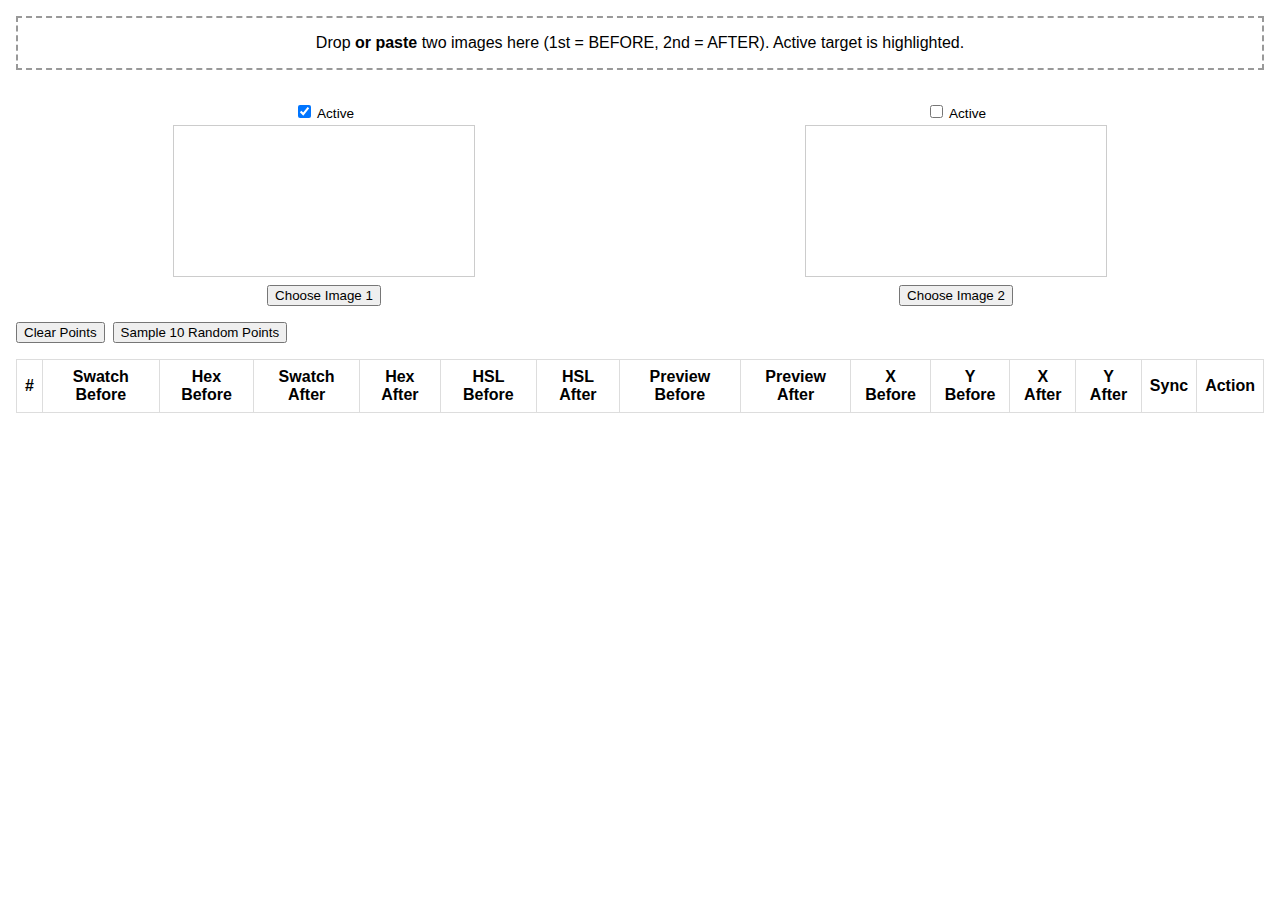
<file: index.html>
<!DOCTYPE html>
<html lang="en">
  <head>
    <meta charset="utf-8" />
    <title>Screenshot Color Sampler</title>
    <style>
      :root {
        --gap: 1rem;
      }
      body {
        font-family: sans-serif;
        margin: var(--gap);
        display: grid;
        grid-template-columns: 1fr 1fr;
        gap: var(--gap);
      }
      .canvas-wrapper {
        display: flex;
        flex-direction: column;
        align-items: center;
        gap: 0.25rem;
        position: relative;
      }
      canvas {
        border: 1px solid #ccc;
        width: 100%;
        max-width: 100%;
        cursor: crosshair;
        box-sizing: border-box;
      }
      .controls {
        grid-column: span 2;
        display: flex;
        gap: 0.5rem;
        align-items: center;
      }
      .table-wrapper {
        grid-column: span 2;
        overflow-x: auto;
      }
      table {
        border-collapse: collapse;
        width: 100%;
      }
      th,
      td {
        border: 1px solid #ddd;
        padding: 0.5rem;
        text-align: center;
      }
      #dropZone {
        grid-column: span 2;
        border: 2px dashed #999;
        padding: 1rem;
        text-align: center;
        margin-bottom: 1rem;
        user-select: none;
      }
      .active-label {
        font-size: 0.85rem;
      }
      .canvas-container {
        position: relative;
        display: inline-block;
      }
      .svg-overlay {
        position: absolute;
        top: 0;
        left: 0;
        pointer-events: none;
        z-index: 10;
      }
      .draggable-dot {
        cursor: move;
        pointer-events: all;
      }
      .dot-label {
        font-family: Arial, sans-serif;
        font-size: 12px;
        font-weight: bold;
        fill: white;
        text-anchor: middle;
        dominant-baseline: central;
        pointer-events: none;
      }
      .remove-btn {
        background: #ff4444;
        color: white;
        border: none;
        padding: 2px 6px;
        cursor: pointer;
        font-size: 12px;
        border-radius: 3px;
      }
      .remove-btn:hover {
        background: #cc0000;
      }
      .color-swatch {
        width: 30px;
        height: 30px;
        display: inline-block;
        border: 1px solid #ddd;
        border-radius: 3px;
      }
      .preview-canvas {
        width: 50px;
        height: 50px;
        border: 1px solid #ddd;
        image-rendering: pixelated;
      }
      .coord-input {
        width: 50px;
        padding: 2px;
        text-align: center;
        border: 1px solid #ddd;
        border-radius: 3px;
      }
      .sync-btn {
        background: #4CAF50;
        color: white;
        border: none;
        padding: 4px 8px;
        cursor: pointer;
        font-size: 12px;
        border-radius: 3px;
      }
      .sync-btn:hover {
        background: #45a049;
      }
    </style>
  </head>
  <body>
    <div id="dropZone">
      Drop <strong>or paste</strong> two images here (1st = BEFORE, 2nd =
      AFTER). Active target is highlighted.
    </div>
    <input type="file" id="file1" accept="image/*" style="display: none" />
    <input type="file" id="file2" accept="image/*" style="display: none" />

    <div class="canvas-wrapper">
      <label class="active-label"
        ><input type="checkbox" id="cb1" /> Active</label
      >
      <div class="canvas-container">
        <canvas id="canvas1"></canvas>
        <svg class="svg-overlay" id="svg1"></svg>
      </div>
      <button onclick="document.getElementById('file1').click();">
        Choose Image 1
      </button>
    </div>
    <div class="canvas-wrapper">
      <label class="active-label"
        ><input type="checkbox" id="cb2" /> Active</label
      >
      <div class="canvas-container">
        <canvas id="canvas2"></canvas>
        <svg class="svg-overlay" id="svg2"></svg>
      </div>
      <button onclick="document.getElementById('file2').click();">
        Choose Image 2
      </button>
    </div>

    <div class="controls">
      <button id="clearBtn">Clear Points</button>
      <button id="randomBtn">Sample 10 Random Points</button>
    </div>
    <div class="table-wrapper">
      <table id="results">
        <thead>
          <tr>
            <th>#</th>
            <th>Swatch Before</th>
            <th>Hex Before</th>
            <th>Swatch After</th>
            <th>Hex After</th>
            <th>HSL Before</th>
            <th>HSL After</th>
            <th>Preview Before</th>
            <th>Preview After</th>
            <th>X Before</th>
            <th>Y Before</th>
            <th>X After</th>
            <th>Y After</th>
            <th>Sync</th>
            <th>Action</th>
          </tr>
        </thead>
        <tbody></tbody>
      </table>
    </div>
    <script>
      const canvases = [
        document.getElementById("canvas1"),
        document.getElementById("canvas2"),
      ];
      const svgs = [
        document.getElementById("svg1"),
        document.getElementById("svg2"),
      ];
      const files = [
        document.getElementById("file1"),
        document.getElementById("file2"),
      ];
      const checkboxes = [
        document.getElementById("cb1"),
        document.getElementById("cb2"),
      ];
      let images = [null, null];
      let activeIndex = 0; // 0 => before, 1 => after
      let points = [];
      let pointIdCounter = 1;
      let draggedPoint = null;
      
      // Persistence functions
      function saveToStorage() {
        const data = {
          points: points,
          pointIdCounter: pointIdCounter,
          images: images.map((img, index) => {
            if (!img) return null;
            // Convert canvas to base64 data URL for persistence
            const canvas = canvases[index];
            return canvas.toDataURL('image/png');
          })
        };
        localStorage.setItem('colorSamplerData', JSON.stringify(data));
      }
      
      function loadFromStorage() {
        const stored = localStorage.getItem('colorSamplerData');
        if (!stored) return;
        
        try {
          const data = JSON.parse(stored);
          pointIdCounter = data.pointIdCounter || 1;
          
          // Load images
          if (data.images) {
            let loadedCount = 0;
            const totalImages = data.images.filter(src => src).length;
            
            data.images.forEach((src, index) => {
              if (src) {
                const img = new Image();
                img.onload = () => {
                  drawImageToCanvas(img, canvases[index]);
                  images[index] = img;
                  loadedCount++;
                  
                  // After all images are loaded, restore points
                  if (loadedCount === totalImages && data.points) {
                    restorePoints(data.points);
                  }
                };
                img.onerror = () => {
                  console.error('Error loading image from storage for index:', index);
                };
                img.src = src;
              }
            });
          }
        } catch (e) {
          console.error('Error loading from storage:', e);
        }
      }
      
      function restorePoints(savedPoints) {
        points = savedPoints;
        
        // Clear existing table and SVG
        tbody.innerHTML = '';
        svgs.forEach(svg => svg.innerHTML = '');
        
        // Recreate points
        points.forEach(point => {
          // Add dots to both SVG overlays
          svgs.forEach(svg => {
            createSVGDot(svg, point.x1, point.y1, point.id);
          });
          
          // Get colors and add to table
          const c1 = getColorAt(canvases[0], point.x1, point.y1);
          const c2 = getColorAt(canvases[1], point.x2, point.y2);
          addRow(
            point.id,
            hex(c1[0], c1[1], c1[2]),
            hex(c2[0], c2[1], c2[2]),
            rgbToHsl(c1[0], c1[1], c1[2]),
            rgbToHsl(c2[0], c2[1], c2[2]),
            point.x1, point.y1, point.x2, point.y2
          );
          
          // No need to set sync state for buttons
        });
      }
      
      checkboxes[0].checked = true;
      checkboxes.forEach((cb, i) =>
        cb.addEventListener("change", () => {
          if (cb.checked) {
            activeIndex = i;
            checkboxes[1 - i].checked = false;
          }
        })
      );
      function loadFile(file, index) {
        if (!file) return;
        const img = new Image();
        img.onload = () => {
          drawImageToCanvas(img, canvases[index]);
          images[index] = img;
          saveToStorage();
        };
        img.src = URL.createObjectURL(file);
      }
      files.forEach(
        (input, idx) =>
          (input.onchange = (e) => loadFile(e.target.files[0], idx))
      );
      function drawImageToCanvas(img, canvas) {
        const ratio = img.width / img.height;
        const maxWidth = 800;
        const width = Math.min(img.width, maxWidth);
        const height = width / ratio;
        canvas.width = width;
        canvas.height = height;
        canvas.getContext("2d").drawImage(img, 0, 0, width, height);
        
        // Update SVG overlay size
        const svgIndex = canvases.indexOf(canvas);
        if (svgIndex !== -1) {
          const svg = svgs[svgIndex];
          svg.setAttribute('width', width);
          svg.setAttribute('height', height);
        }
      }
      function hex(r, g, b) {
        return (
          "#" +
          [r, g, b]
            .map((v) => v.toString(16).padStart(2, "0"))
            .join("")
            .toUpperCase()
        );
      }
      function rgbToHsl(r, g, b) {
        r /= 255;
        g /= 255;
        b /= 255;
        const max = Math.max(r, g, b),
          min = Math.min(r, g, b);
        let h,
          s,
          l = (max + min) / 2;
        if (max === min) {
          h = s = 0;
        } else {
          const d = max - min;
          s = l > 0.5 ? d / (2 - max - min) : d / (max + min);
          switch (max) {
            case r:
              h = (g - b) / d + (g < b ? 6 : 0);
              break;
            case g:
              h = (b - r) / d + 2;
              break;
            case b:
              h = (r - g) / d + 4;
              break;
          }
          h /= 6;
        }
        return `hsl(${Math.round(h * 360)}, ${Math.round(
          s * 100
        )}%, ${Math.round(l * 100)}%)`;
      }
      const tbody = document.querySelector("#results tbody");
      
      function addRow(pointId, hex1, hex2, hsl1, hsl2, x1, y1, x2, y2) {
        const tr = document.createElement("tr");
        tr.setAttribute('data-point-id', pointId);
        
        // Create color swatches
        const swatch1 = `<div class="color-swatch" style="background-color: ${hex1}"></div>`;
        const swatch2 = `<div class="color-swatch" style="background-color: ${hex2}"></div>`;
        
        // Create preview canvases
        const preview1 = createPreviewCanvas(0, x1, y1);
        const preview2 = createPreviewCanvas(1, x2, y2);
        
        // Create cells with innerHTML for most content
        tr.innerHTML = `
          <td>${pointId}</td>
          <td>${swatch1}</td>
          <td>${hex1}</td>
          <td>${swatch2}</td>
          <td>${hex2}</td>
          <td>${hsl1}</td>
          <td>${hsl2}</td>
          <td></td>
          <td></td>
          <td><input type="number" class="coord-input" value="${Math.round(x1)}" onchange="updatePointCoord(${pointId}, 'x1', this.value)"></td>
          <td><input type="number" class="coord-input" value="${Math.round(y1)}" onchange="updatePointCoord(${pointId}, 'y1', this.value)"></td>
          <td><input type="number" class="coord-input" value="${Math.round(x2)}" onchange="updatePointCoord(${pointId}, 'x2', this.value)"></td>
          <td><input type="number" class="coord-input" value="${Math.round(y2)}" onchange="updatePointCoord(${pointId}, 'y2', this.value)"></td>
          <td><button class="sync-btn" onclick="syncPoint(${pointId})">Sync</button></td>
          <td><button class="remove-btn" onclick="removePoint(${pointId})">Remove</button></td>
        `;
        
        // Insert the actual canvas elements into the preview cells
        const cells = tr.getElementsByTagName('td');
        cells[7].appendChild(preview1);
        cells[8].appendChild(preview2);
        
        tbody.appendChild(tr);
        saveToStorage();
      }
      
      function removePoint(pointId) {
        // Remove from points array
        points = points.filter(p => p.id !== pointId);
        
        // Remove from table
        const row = document.querySelector(`tr[data-point-id="${pointId}"]`);
        if (row) row.remove();
        
        // Remove from SVG overlays
        svgs.forEach(svg => {
          const dotGroup = svg.querySelector(`g[data-point-id="${pointId}"]`);
          if (dotGroup) dotGroup.remove();
        });
        
        saveToStorage();
      }
      function getColorAt(canvas, x, y) {
        return canvas.getContext("2d").getImageData(x, y, 1, 1).data;
      }
      function getDisplayCoordinates(canvas, canvasX, canvasY) {
        const rect = canvas.getBoundingClientRect();
        const scaleX = rect.width / canvas.width;
        const scaleY = rect.height / canvas.height;
        
        return {
          x: canvasX * scaleX,
          y: canvasY * scaleY
        };
      }
      
      function createSVGDot(svg, x, y, pointId) {
        const g = document.createElementNS('http://www.w3.org/2000/svg', 'g');
        g.setAttribute('data-point-id', pointId);
        g.setAttribute('class', 'draggable-dot');
        
        // Get the canvas associated with this SVG
        const svgIndex = svgs.indexOf(svg);
        const canvas = canvases[svgIndex];
        const displayCoords = getDisplayCoordinates(canvas, x, y);
        
        const circle = document.createElementNS('http://www.w3.org/2000/svg', 'circle');
        circle.setAttribute('cx', displayCoords.x);
        circle.setAttribute('cy', displayCoords.y);
        circle.setAttribute('r', '8');
        circle.setAttribute('fill', 'none');
        circle.setAttribute('stroke', 'red');
        circle.setAttribute('stroke-width', '3');
        
        const text = document.createElementNS('http://www.w3.org/2000/svg', 'text');
        text.setAttribute('x', displayCoords.x);
        text.setAttribute('y', displayCoords.y);
        text.setAttribute('class', 'dot-label');
        text.textContent = pointId;
        
        g.appendChild(circle);
        g.appendChild(text);
        svg.appendChild(g);
        
        // Add drag functionality
        addDragBehavior(g, circle, text, pointId);
        
        return g;
      }
      
      function addDragBehavior(group, circle, text, pointId) {
        let isDragging = false;
        let startX, startY;
        
        group.addEventListener('mousedown', (e) => {
          isDragging = true;
          startX = e.clientX;
          startY = e.clientY;
          draggedPoint = pointId;
          e.preventDefault();
        });
        
        document.addEventListener('mousemove', (e) => {
          if (!isDragging || draggedPoint !== pointId) return;
          
          const svg = group.parentNode;
          const svgIndex = svgs.indexOf(svg);
          const canvas = canvases[svgIndex];
          
          // Get scaled coordinates relative to the canvas
          const coords = getScaledCoordinates(canvas, e.clientX, e.clientY);
          const newX = coords.x;
          const newY = coords.y;
          
          // Convert canvas coordinates to display coordinates for SVG
          const displayCoords = getDisplayCoordinates(canvas, newX, newY);
          circle.setAttribute('cx', displayCoords.x);
          circle.setAttribute('cy', displayCoords.y);
          text.setAttribute('x', displayCoords.x);
          text.setAttribute('y', displayCoords.y);
          
          // Update point in array
          const point = points.find(p => p.id === pointId);
          if (point) {
            if (svgIndex === 0) {
              point.x1 = newX;
              point.y1 = newY;
              
            } else {
              point.x2 = newX;
              point.y2 = newY;
              
            }
            updatePointColors(point);
          }
          
          startX = e.clientX;
          startY = e.clientY;
        });
        
        document.addEventListener('mouseup', () => {
          isDragging = false;
          draggedPoint = null;
          saveToStorage();
        });
      }
      
      function updatePointColors(point) {
        const c1 = getColorAt(canvases[0], point.x1, point.y1);
        const c2 = getColorAt(canvases[1], point.x2, point.y2);
        
        const row = document.querySelector(`tr[data-point-id="${point.id}"]`);
        if (row) {
          const cells = row.getElementsByTagName('td');
          const hex1 = hex(c1[0], c1[1], c1[2]);
          const hex2 = hex(c2[0], c2[1], c2[2]);
          
          // Update swatches
          cells[1].innerHTML = `<div class="color-swatch" style="background-color: ${hex1}"></div>`;
          cells[2].textContent = hex1;
          cells[3].innerHTML = `<div class="color-swatch" style="background-color: ${hex2}"></div>`;
          cells[4].textContent = hex2;
          cells[5].textContent = rgbToHsl(c1[0], c1[1], c1[2]);
          cells[6].textContent = rgbToHsl(c2[0], c2[1], c2[2]);
          
          // Update previews
          cells[7].innerHTML = '';
          cells[8].innerHTML = '';
          cells[7].appendChild(createPreviewCanvas(0, point.x1, point.y1));
          cells[8].appendChild(createPreviewCanvas(1, point.x2, point.y2));
          
          // Update coordinates
          cells[9].querySelector('input').value = Math.round(point.x1);
          cells[10].querySelector('input').value = Math.round(point.y1);
          cells[11].querySelector('input').value = Math.round(point.x2);
          cells[12].querySelector('input').value = Math.round(point.y2);
        }
      }
      
      function getScaledCoordinates(canvas, clientX, clientY) {
        const rect = canvas.getBoundingClientRect();
        const scaleX = canvas.width / rect.width;
        const scaleY = canvas.height / rect.height;
        
        return {
          x: Math.round((clientX - rect.left) * scaleX),
          y: Math.round((clientY - rect.top) * scaleY)
        };
      }
      
      function clickHandler(e) {
        if (!images[0] || !images[1]) return;
        const coords = getScaledCoordinates(this, e.clientX, e.clientY);
        const x = coords.x;
        const y = coords.y;
        
        // Create new point
        const pointId = pointIdCounter++;
        const point = {
          id: pointId,
          x1: x,
          y1: y,
          x2: x,
          y2: y
        };
        points.push(point);
        
        // Add dots to both SVG overlays
        svgs.forEach(svg => {
          createSVGDot(svg, x, y, pointId);
        });
        
        // Get colors and add to table
        const c1 = getColorAt(canvases[0], x, y);
        const c2 = getColorAt(canvases[1], x, y);
        addRow(
          pointId,
          hex(c1[0], c1[1], c1[2]),
          hex(c2[0], c2[1], c2[2]),
          rgbToHsl(c1[0], c1[1], c1[2]),
          rgbToHsl(c2[0], c2[1], c2[2]),
          x, y, x, y
        );
      }
      canvases.forEach((c) => c.addEventListener("click", clickHandler));
      document.getElementById("clearBtn").onclick = () => {
        tbody.innerHTML = "";
        points = [];
        pointIdCounter = 1;
        svgs.forEach(svg => {
          svg.innerHTML = '';
        });
        images.forEach((img, i) => {
          if (img) drawImageToCanvas(img, canvases[i]);
        });
        saveToStorage();
      };
      // Handle drag & drop
      const dropZone = document.getElementById("dropZone");
      ["dragenter", "dragover"].forEach((evt) =>
        dropZone.addEventListener(evt, (e) => {
          e.preventDefault();
          dropZone.style.borderColor = "#333";
        })
      );
      ["dragleave", "drop"].forEach((evt) =>
        dropZone.addEventListener(evt, (e) => {
          e.preventDefault();
          dropZone.style.borderColor = "#999";
        })
      );
      dropZone.addEventListener("drop", (e) => {
        const filesArr = [...e.dataTransfer.files].filter((f) =>
          f.type.startsWith("image/")
        );
        filesArr.forEach((f) => {
          loadFile(f, activeIndex);
          toggleActive();
        });
      });
      // Handle paste
      function handlePaste(e) {
        const items = [...e.clipboardData.items];
        for (const item of items) {
          if (item.type.startsWith("image/")) {
            const file = item.getAsFile();
            loadFile(file, activeIndex);
            toggleActive();
            e.preventDefault();
            break;
          }
        }
      }
      function toggleActive() {
        activeIndex = 1 - activeIndex;
        checkboxes[activeIndex].checked = true;
        checkboxes[1 - activeIndex].checked = false;
      }
      
      function createPreviewCanvas(canvasIndex, x, y) {
        const previewCanvas = document.createElement('canvas');
        previewCanvas.width = 10;
        previewCanvas.height = 10;
        previewCanvas.className = 'preview-canvas';
        
        if (!images[canvasIndex]) {
          return previewCanvas;
        }
        
        const ctx = previewCanvas.getContext('2d');
        const sourceCanvas = canvases[canvasIndex];
        
        // Extract 10x10 pixel area centered on the point
        const startX = Math.max(0, Math.floor(x - 5));
        const startY = Math.max(0, Math.floor(y - 5));
        const width = Math.min(10, sourceCanvas.width - startX);
        const height = Math.min(10, sourceCanvas.height - startY);
        
        if (width > 0 && height > 0) {
          try {
            const imageData = sourceCanvas.getContext('2d').getImageData(startX, startY, width, height);
            ctx.putImageData(imageData, 0, 0);
          } catch (e) {
            console.error('Error creating preview:', e);
          }
        }
        
        return previewCanvas;
      }
      
      function updatePointCoord(pointId, coord, value) {
        const point = points.find(p => p.id === pointId);
        if (!point) return;
        
        const numValue = parseFloat(value);
        if (isNaN(numValue)) return;
        
        point[coord] = numValue;
        
        // Update SVG dots
        const isFirstCanvas = coord === 'x1' || coord === 'y1';
        const svgIndex = isFirstCanvas ? 0 : 1;
        const svg = svgs[svgIndex];
        const canvas = canvases[svgIndex];
        const dotGroup = svg.querySelector(`g[data-point-id="${pointId}"]`);
        
        if (dotGroup) {
          const circle = dotGroup.querySelector('circle');
          const text = dotGroup.querySelector('text');
          
          if (coord.endsWith('1')) {
            const displayCoords = getDisplayCoordinates(canvas, point.x1, point.y1);
            circle.setAttribute('cx', displayCoords.x);
            circle.setAttribute('cy', displayCoords.y);
            text.setAttribute('x', displayCoords.x);
            text.setAttribute('y', displayCoords.y);
          } else {
            const displayCoords = getDisplayCoordinates(canvas, point.x2, point.y2);
            circle.setAttribute('cx', displayCoords.x);
            circle.setAttribute('cy', displayCoords.y);
            text.setAttribute('x', displayCoords.x);
            text.setAttribute('y', displayCoords.y);
          }
        }
        
        // Update colors and previews
        updatePointColors(point);
        saveToStorage();
      }
      
      function syncPoint(pointId) {
        const point = points.find(p => p.id === pointId);
        if (!point) return;
        
        // Force after coords to match before coords
        point.x2 = point.x1;
        point.y2 = point.y1;
        
        // Update the SVG dot on the second canvas
        const svg2 = svgs[1];
        const dotGroup = svg2.querySelector(`g[data-point-id="${pointId}"]`);
        if (dotGroup) {
          const circle = dotGroup.querySelector('circle');
          const text = dotGroup.querySelector('text');
          const displayCoords = getDisplayCoordinates(canvases[1], point.x2, point.y2);
          circle.setAttribute('cx', displayCoords.x);
          circle.setAttribute('cy', displayCoords.y);
          text.setAttribute('x', displayCoords.x);
          text.setAttribute('y', displayCoords.y);
        }
        
        // Update colors and previews
        updatePointColors(point);
        saveToStorage();
      }
      
      function sampleRandomPoints() {
        if (!images[0] || !images[1]) {
          alert('Please load both images first');
          return;
        }
        
        const width = canvases[0].width;
        const height = canvases[0].height;
        
        for (let i = 0; i < 10; i++) {
          const x = Math.floor(Math.random() * width);
          const y = Math.floor(Math.random() * height);
          
          // Create new point
          const pointId = pointIdCounter++;
          const point = {
            id: pointId,
            x1: x,
            y1: y,
            x2: x,
            y2: y
          };
          points.push(point);
          
          // Add dots to both SVG overlays
          svgs.forEach(svg => {
            createSVGDot(svg, x, y, pointId);
          });
          
          // Get colors and add to table
          const c1 = getColorAt(canvases[0], x, y);
          const c2 = getColorAt(canvases[1], x, y);
          addRow(
            pointId,
            hex(c1[0], c1[1], c1[2]),
            hex(c2[0], c2[1], c2[2]),
            rgbToHsl(c1[0], c1[1], c1[2]),
            rgbToHsl(c2[0], c2[1], c2[2]),
            x, y, x, y
          );
        }
      }
      
      document.addEventListener("paste", handlePaste);
      
      // Add event listener for random sampling button
      document.getElementById('randomBtn').addEventListener('click', sampleRandomPoints);
      
      // Initialize from storage on page load
      window.addEventListener('load', () => {
        loadFromStorage();
      });
    </script>
  </body>
</html>
</file>
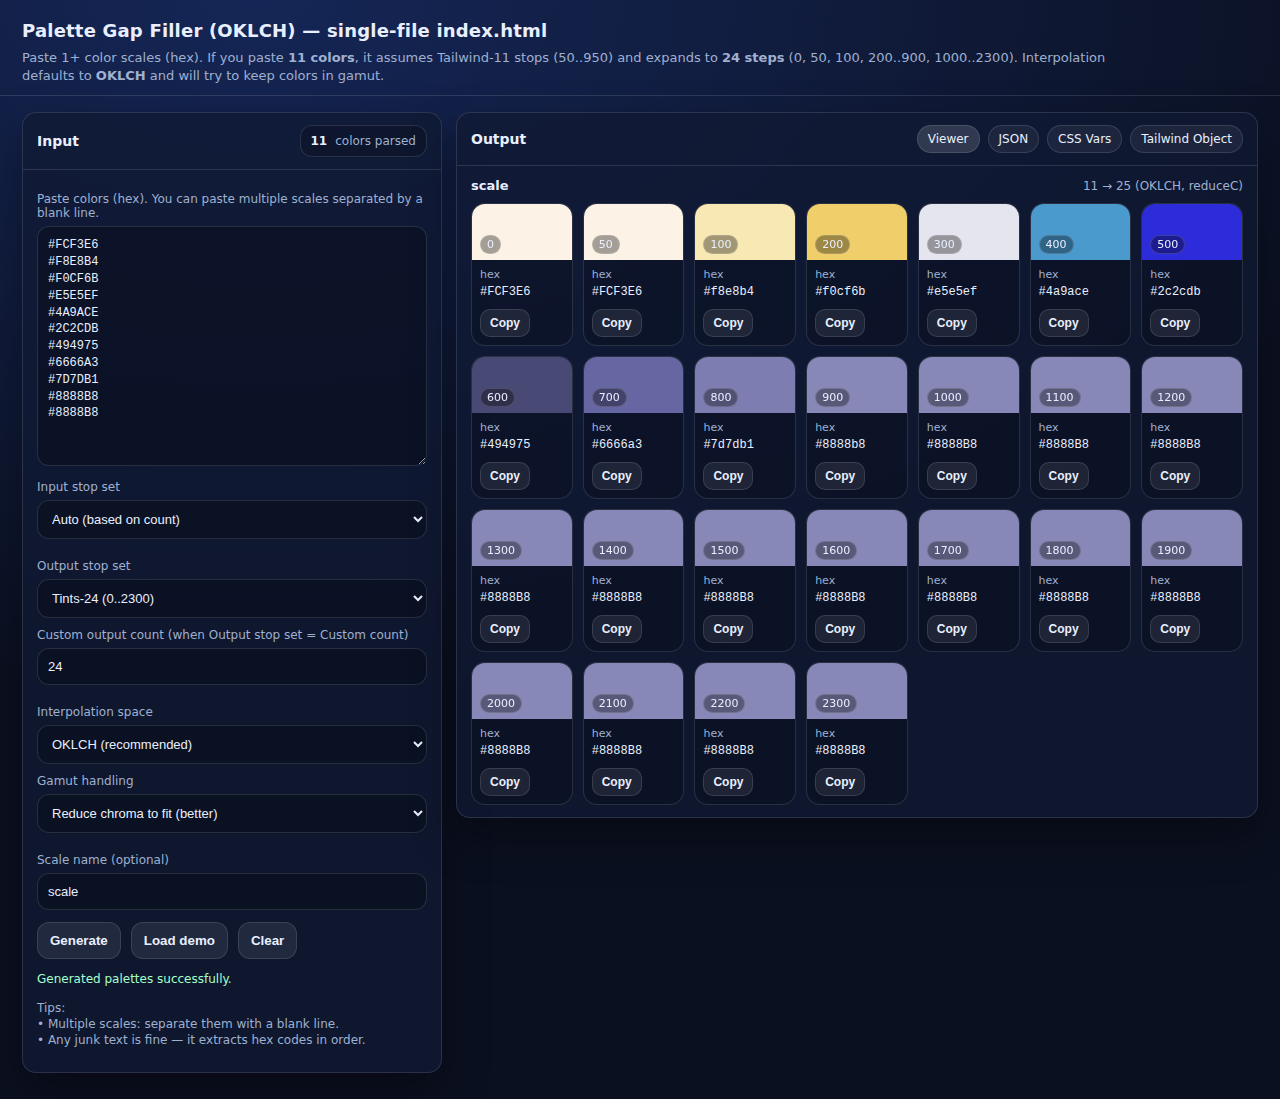
<file: color-testing.html>
<!doctype html>
<html lang="en">
<head>
  <meta charset="utf-8" />
  <meta name="viewport" content="width=device-width,initial-scale=1" />
  <title>Palette Gap Filler (OKLCH) - Single File</title>
  <style>
    :root { --bg:#0b1020; --panel:#101a33; --muted:#9fb0d0; --text:#e9efff; --border:rgba(255,255,255,.12); }
    * { box-sizing:border-box; }
    body { margin:0; font-family: ui-sans-serif, system-ui, -apple-system, Segoe UI, Roboto, Helvetica, Arial, "Apple Color Emoji","Segoe UI Emoji";
      background: radial-gradient(1200px 700px at 20% 0%, #152656, var(--bg));
      color: var(--text);
    }
    header { padding:20px 22px 10px; border-bottom: 1px solid var(--border); }
    header h1 { margin:0; font-size:18px; font-weight:700; letter-spacing:.2px; }
    header p { margin:8px 0 0; color: var(--muted); font-size:13px; line-height:1.4; max-width: 1100px; }
    main { padding: 16px 22px 26px; max-width: 1400px; margin: 0 auto; }
    .grid { display:grid; grid-template-columns: 420px 1fr; gap:14px; align-items:start; }
    @media (max-width: 1100px) { .grid { grid-template-columns: 1fr; } }
    .card { background: rgba(16,26,51,.75); border: 1px solid var(--border); border-radius: 14px; overflow:hidden; box-shadow: 0 18px 45px rgba(0,0,0,.35); }
    .card .hd { padding: 12px 14px; border-bottom: 1px solid var(--border); display:flex; gap:10px; justify-content:space-between; align-items:center; }
    .card .hd h2 { margin:0; font-size:14px; }
    .card .bd { padding: 12px 14px; }
    textarea { width:100%; min-height: 240px; resize: vertical; border-radius: 12px; border:1px solid var(--border);
      background: rgba(0,0,0,.25); color: var(--text); padding:10px 10px; line-height:1.4; font-family: ui-monospace, SFMono-Regular, Menlo, Monaco, Consolas, "Liberation Mono", "Courier New", monospace; font-size: 12px;
    }
    label { display:block; font-size: 12px; color: var(--muted); margin: 10px 0 6px; }
    .row { display:flex; gap:10px; flex-wrap:wrap; align-items:center; }
    .row > * { flex: 1 1 auto; }
    select, input[type="number"], input[type="text"] {
      width:100%;
      border-radius: 12px;
      border:1px solid var(--border);
      background: rgba(0,0,0,.25);
      color: var(--text);
      padding: 10px 10px;
      font-size: 13px;
      outline: none;
    }
    .btnrow { display:flex; gap:10px; margin-top: 12px; }
    button {
      border: 1px solid var(--border);
      background: rgba(255,255,255,.08);
      color: var(--text);
      padding: 10px 12px;
      border-radius: 12px;
      font-weight: 650;
      cursor: pointer;
      transition: transform .05s ease, background .15s ease;
    }
    button:hover { background: rgba(255,255,255,.12); }
    button:active { transform: translateY(1px); }
    .small { font-size: 12px; color: var(--muted); line-height:1.35; }
    .warn { color: #ffd38a; }
    .ok { color: #a7ffcd; }
    .outTabs { display:flex; gap:8px; flex-wrap:wrap; }
    .tab { padding: 6px 10px; border-radius: 999px; border: 1px solid var(--border); background: rgba(255,255,255,.06); font-size: 12px; cursor:pointer; user-select:none; }
    .tab.active { background: rgba(255,255,255,.14); }
    pre {
      margin:10px 0 0;
      padding: 10px 10px;
      background: rgba(0,0,0,.28);
      border: 1px solid var(--border);
      border-radius: 12px;
      overflow:auto;
      max-height: 280px;
      font-size: 12px;
      line-height: 1.35;
    }
    .scale { margin-top: 12px; border-top: 1px solid var(--border); padding-top: 12px; }
    .scale:first-child { margin-top: 0; border-top: 0; padding-top: 0; }
    .scaleTitle { display:flex; gap:10px; align-items:baseline; justify-content:space-between; }
    .scaleTitle h3 { margin:0; font-size: 13px; }
    .scaleTitle .meta { color: var(--muted); font-size: 12px; }
    .swatches { display:grid; grid-template-columns: repeat(auto-fill, minmax(92px, 1fr)); gap:10px; margin-top: 10px; }
    .swatch {
      border-radius: 14px; border: 1px solid var(--border); overflow:hidden;
      background: rgba(0,0,0,.18);
    }
    .chip { height: 56px; position: relative; }
    .chip span {
      position:absolute; left:8px; bottom:6px;
      font-size: 11px; padding: 2px 6px; border-radius: 999px;
      background: rgba(0,0,0,.35); border: 1px solid rgba(255,255,255,.15);
      backdrop-filter: blur(6px);
    }
    .swatch .info { padding: 8px; display:flex; flex-direction:column; gap:4px; }
    .k { font-size: 11px; color: var(--muted); }
    .v { font-size: 12px; font-family: ui-monospace, SFMono-Regular, Menlo, Monaco, Consolas, "Liberation Mono", "Courier New", monospace; }
    .actions { display:flex; gap:8px; margin-top: 6px; }
    .actions button { padding: 6px 9px; font-size: 12px; border-radius: 10px; }
    .pill { display:inline-flex; gap:8px; align-items:center; padding: 8px 10px; border-radius: 12px; border:1px solid var(--border); background: rgba(0,0,0,.18); }
    .pill b { font-size: 12px; }
    .pill span { font-size: 12px; color: var(--muted); }
  </style>
</head>
<body>
  <header>
    <h1>Palette Gap Filler (OKLCH) — single-file index.html</h1>
    <p>
      Paste 1+ color scales (hex). If you paste <b>11 colors</b>, it assumes Tailwind-11 stops (50..950) and expands to
      <b>24 steps</b> (0, 50, 100, 200..900, 1000..2300). Interpolation defaults to <b>OKLCH</b> and will try to keep colors in gamut.
    </p>
  </header>

  <main>
    <div class="grid">
      <section class="card">
        <div class="hd">
          <h2>Input</h2>
          <div class="pill"><b id="parseCount">0</b><span>colors parsed</span></div>
        </div>
        <div class="bd">
          <label for="input">Paste colors (hex). You can paste multiple scales separated by a blank line.</label>
          <textarea id="input" spellcheck="false">#FCF3E6
#F8E8B4
#F0CF6B
#E5E5EF
#4A9ACE
#2C2CDB
#494975
#6666A3
#7D7DB1
#8888B8
#8888B8</textarea>

          <div class="row">
            <div>
              <label>Input stop set</label>
              <select id="inputStops">
                <option value="auto" selected>Auto (based on count)</option>
                <option value="tw11">Tailwind-11 (50..950)</option>
                <option value="tints24">Tints-24 (0,50,100,200..900,1000..2300)</option>
                <option value="even">Evenly spaced (0..1)</option>
              </select>
            </div>
            <div>
              <label>Output stop set</label>
              <select id="outputStops">
                <option value="tints24" selected>Tints-24 (0..2300)</option>
                <option value="tw11">Tailwind-11 (50..950)</option>
                <option value="custom">Custom count (even)</option>
              </select>
            </div>
          </div>

          <div class="row">
            <div>
              <label>Custom output count (when Output stop set = Custom count)</label>
              <input id="customCount" type="number" min="2" max="256" value="24" />
            </div>
            <div>
              <label>Interpolation space</label>
              <select id="space">
                <option value="oklch" selected>OKLCH (recommended)</option>
                <option value="oklab">OKLab</option>
                <option value="rgb">sRGB</option>
              </select>
            </div>
          </div>

          <div class="row">
            <div>
              <label>Gamut handling</label>
              <select id="gamut">
                <option value="clip">Clip to sRGB (fast)</option>
                <option value="reduceC" selected>Reduce chroma to fit (better)</option>
              </select>
            </div>
            <div>
              <label>Scale name (optional)</label>
              <input id="scaleName" type="text" placeholder="e.g. primary" value="scale" />
            </div>
          </div>

          <div class="btnrow">
            <button id="btnGenerate">Generate</button>
            <button id="btnDemo">Load demo</button>
            <button id="btnClear">Clear</button>
          </div>

          <p class="small" id="status"></p>
          <p class="small">
            Tips:
            <br>• Multiple scales: separate them with a blank line.
            <br>• Any junk text is fine — it extracts hex codes in order.
          </p>
        </div>
      </section>

      <section class="card">
        <div class="hd">
          <h2>Output</h2>
          <div class="outTabs">
            <div class="tab active" data-tab="view">Viewer</div>
            <div class="tab" data-tab="json">JSON</div>
            <div class="tab" data-tab="css">CSS Vars</div>
            <div class="tab" data-tab="tw">Tailwind Object</div>
          </div>
        </div>
        <div class="bd">
          <div id="tab-view"></div>
          <div id="tab-json" style="display:none;">
            <div class="actions">
              <button id="copyJson">Copy JSON</button>
            </div>
            <pre id="jsonOut"></pre>
          </div>
          <div id="tab-css" style="display:none;">
            <div class="actions">
              <button id="copyCss">Copy CSS</button>
            </div>
            <pre id="cssOut"></pre>
          </div>
          <div id="tab-tw" style="display:none;">
            <div class="actions">
              <button id="copyTw">Copy Tailwind</button>
            </div>
            <pre id="twOut"></pre>
          </div>
        </div>
      </section>
    </div>
  </main>

  <script>
    // ---------------------------
    // Small utilities
    // ---------------------------
    const $ = (id) => document.getElementById(id);
    const clamp01 = (x) => Math.min(1, Math.max(0, x));

    function hexToRgb01(hex) {
      let h = hex.trim().replace(/^#/, "");
      if (h.length === 3) h = h.split("").map(c => c + c).join("");
      if (h.length === 8) h = h.slice(0, 6); // ignore alpha if present
      if (h.length !== 6) return null;
      const n = parseInt(h, 16);
      return {
        r: ((n >> 16) & 255) / 255,
        g: ((n >> 8) & 255) / 255,
        b: (n & 255) / 255
      };
    }

    function rgb01ToHex({r,g,b}) {
      const to255 = (x) => Math.round(clamp01(x) * 255);
      const h = (n) => n.toString(16).padStart(2, "0");
      return "#" + h(to255(r)) + h(to255(g)) + h(to255(b));
    }

    function parseHexColors(text) {
      // Extract hex codes in order; supports #RGB, #RRGGBB, #RRGGBBAA
      const re = /#(?:[0-9a-fA-F]{3}|[0-9a-fA-F]{6}|[0-9a-fA-F]{8})\b/g;
      const matches = text.match(re) || [];
      return matches.map(m => {
        let h = m.toUpperCase();
        // normalize #RGB -> #RRGGBB
        const inner = h.slice(1);
        if (inner.length === 3) {
          const exp = inner.split("").map(c => c+c).join("");
          return "#" + exp;
        }
        if (inner.length === 8) return "#" + inner.slice(0,6);
        return h;
      });
    }

    function splitScales(text) {
      // Split by blank lines into multiple scale blocks
      const blocks = text
        .split(/\n\s*\n+/g)
        .map(b => b.trim())
        .filter(Boolean);

      if (blocks.length <= 1) return [{ name: $("scaleName").value.trim() || "scale", raw: text }];

      return blocks.map((raw, i) => ({
        name: `${($("scaleName").value.trim() || "scale")}-${i+1}`,
        raw
      }));
    }

    async function copyText(s) {
      try {
        await navigator.clipboard.writeText(s);
        setStatus("Copied to clipboard.", "ok");
      } catch {
        setStatus("Clipboard copy failed (browser permissions).", "warn");
      }
    }

    function setStatus(msg, tone="") {
      const el = $("status");
      el.textContent = msg;
      el.className = "small " + (tone === "ok" ? "ok" : tone === "warn" ? "warn" : "");
    }

    // ---------------------------
    // Stop sets
    // ---------------------------
    const STOPSETS = {
      tw11: {
        name: "Tailwind-11",
        stops: [50,100,200,300,400,500,600,700,800,900,950]
      },
      tints24: {
        name: "Tints-24",
        // 24 values, matching your screenshot style: 0, 50, 100, 200..900, 1000..2300
        stops: [0,50,100,200,300,400,500,600,700,800,900,1000,1100,1200,1300,1400,1500,1600,1700,1800,1900,2000,2100,2200,2300]
      },
      even: {
        name: "Even 0..1",
        stops: null // computed per scale
      }
    };

    function resolveInputStops(count) {
      const sel = $("inputStops").value;
      if (sel === "tw11") return STOPSETS.tw11.stops;
      if (sel === "tints24") return STOPSETS.tints24.stops;
      if (sel === "even") return evenStops(count);
      // auto
      if (count === 11) return STOPSETS.tw11.stops;
      if (count === 24) return STOPSETS.tints24.stops;
      return evenStops(count);
    }

    function resolveOutputStops() {
      const sel = $("outputStops").value;
      if (sel === "tw11") return STOPSETS.tw11.stops;
      if (sel === "tints24") return STOPSETS.tints24.stops;
      const n = Math.max(2, Math.min(256, Number($("customCount").value || 24)));
      return evenStops(n);
    }

    function evenStops(n) {
      if (n <= 1) return [0];
      const out = [];
      for (let i=0;i<n;i++) out.push(i/(n-1));
      return out;
    }

    // ---------------------------
    // Color conversion: sRGB <-> linear <-> OKLab <-> OKLCH
    // Reference math: Björn Ottosson (OKLab)
    // ---------------------------
    function srgbToLinear(u) {
      return (u <= 0.04045) ? (u / 12.92) : Math.pow((u + 0.055) / 1.055, 2.4);
    }
    function linearToSrgb(u) {
      return (u <= 0.0031308) ? (12.92 * u) : (1.055 * Math.pow(u, 1/2.4) - 0.055);
    }

    function rgbToOklab(rgb) {
      const r = srgbToLinear(rgb.r), g = srgbToLinear(rgb.g), b = srgbToLinear(rgb.b);

      const l = 0.4122214708*r + 0.5363325363*g + 0.0514459929*b;
      const m = 0.2119034982*r + 0.6806995451*g + 0.1073969566*b;
      const s = 0.0883024619*r + 0.2817188376*g + 0.6299787005*b;

      const l_ = Math.cbrt(l);
      const m_ = Math.cbrt(m);
      const s_ = Math.cbrt(s);

      return {
        L: 0.2104542553*l_ + 0.7936177850*m_ - 0.0040720468*s_,
        a: 1.9779984951*l_ - 2.4285922050*m_ + 0.4505937099*s_,
        b: 0.0259040371*l_ + 0.7827717662*m_ - 0.8086757660*s_
      };
    }

    function oklabToRgb(lab) {
      const l_ = lab.L + 0.3963377774*lab.a + 0.2158037573*lab.b;
      const m_ = lab.L - 0.1055613458*lab.a - 0.0638541728*lab.b;
      const s_ = lab.L - 0.0894841775*lab.a - 1.2914855480*lab.b;

      const l = l_ * l_ * l_;
      const m = m_ * m_ * m_;
      const s = s_ * s_ * s_;

      const rLin = +4.0767416621*l - 3.3077115913*m + 0.2309699292*s;
      const gLin = -1.2684380046*l + 2.6097574011*m - 0.3413193965*s;
      const bLin = -0.0041960863*l - 0.7034186147*m + 1.7076147010*s;

      return {
        r: linearToSrgb(rLin),
        g: linearToSrgb(gLin),
        b: linearToSrgb(bLin)
      };
    }

    function oklabToOklch(lab) {
      const C = Math.sqrt(lab.a*lab.a + lab.b*lab.b);
      let h = Math.atan2(lab.b, lab.a) * 180 / Math.PI;
      if (h < 0) h += 360;
      return { L: lab.L, C, h };
    }

    function oklchToOklab(lch) {
      const hr = lch.h * Math.PI / 180;
      return { L: lch.L, a: lch.C * Math.cos(hr), b: lch.C * Math.sin(hr) };
    }

    function inGamut01(rgb) {
      return rgb.r >= 0 && rgb.r <= 1 && rgb.g >= 0 && rgb.g <= 1 && rgb.b >= 0 && rgb.b <= 1;
    }

    function clipRgb01(rgb) {
      return { r: clamp01(rgb.r), g: clamp01(rgb.g), b: clamp01(rgb.b) };
    }

    function oklchToSrgbGamut(lch, mode) {
      // mode: "clip" or "reduceC"
      let rgb = oklabToRgb(oklchToOklab(lch));
      if (mode === "clip") return clipRgb01(rgb);

      // reduce chroma to fit in gamut (binary search on C)
      if (inGamut01(rgb)) return rgb;

      let lo = 0, hi = lch.C;
      let best = null;
      for (let i=0;i<28;i++) {
        const mid = (lo + hi) / 2;
        const cand = { L: lch.L, C: mid, h: lch.h };
        const rgbMid = oklabToRgb(oklchToOklab(cand));
        if (inGamut01(rgbMid)) {
          best = rgbMid;
          lo = mid;
        } else {
          hi = mid;
        }
      }
      return best ? best : clipRgb01(rgb);
    }

    function lerp(a,b,t){ return a + (b-a)*t; }
    function lerpHue(h0,h1,t) {
      // shortest-path hue interpolation (degrees)
      let d = ((h1 - h0 + 540) % 360) - 180;
      return (h0 + d * t + 360) % 360;
    }

    function interpolateColor(hex0, hex1, t, space, gamutMode) {
      const r0 = hexToRgb01(hex0), r1 = hexToRgb01(hex1);
      if (!r0 || !r1) return null;

      if (space === "rgb") {
        const rgb = { r: lerp(r0.r, r1.r, t), g: lerp(r0.g, r1.g, t), b: lerp(r0.b, r1.b, t) };
        return rgb01ToHex(clipRgb01(rgb));
      }

      const lab0 = rgbToOklab(r0);
      const lab1 = rgbToOklab(r1);

      if (space === "oklab") {
        const lab = { L: lerp(lab0.L, lab1.L, t), a: lerp(lab0.a, lab1.a, t), b: lerp(lab0.b, lab1.b, t) };
        const rgb = oklabToRgb(lab);
        return rgb01ToHex(clipRgb01(rgb));
      }

      // OKLCH
      const lch0 = oklabToOklch(lab0);
      const lch1 = oklabToOklch(lab1);

      const lch = {
        L: lerp(lch0.L, lch1.L, t),
        C: lerp(lch0.C, lch1.C, t),
        h: lerpHue(lch0.h, lch1.h, t)
      };

      const rgb = oklchToSrgbGamut(lch, gamutMode);
      return rgb01ToHex(rgb);
    }

    // ---------------------------
    // Scale generation (piecewise across stops)
    // ---------------------------
    function generateScale(anchorHexes, anchorStops, outStops, space, gamutMode) {
      // anchorStops and outStops can be numeric stops (either 0..2300 or 0..1)
      // Make sure they’re increasing.
      const anchors = anchorHexes.map((hex, i) => ({ hex, x: anchorStops[i] }));
      anchors.sort((a,b) => a.x - b.x);

      const out = outStops.map(x => {
        // clamp to endpoints
        if (x <= anchors[0].x) return { x, hex: anchors[0].hex };
        if (x >= anchors[anchors.length-1].x) return { x, hex: anchors[anchors.length-1].hex };

        // find segment
        let j = 0;
        while (j < anchors.length-1 && !(x >= anchors[j].x && x <= anchors[j+1].x)) j++;

        const a0 = anchors[j], a1 = anchors[j+1];
        const t = (x - a0.x) / (a1.x - a0.x);

        const hex = interpolateColor(a0.hex, a1.hex, t, space, gamutMode) || a0.hex;
        return { x, hex };
      });

      return out;
    }

    function stopLabelFor(outStops, i, outputStopsKey) {
      // outStops can be [0..1] or numeric. Use labels if known.
      const sel = outputStopsKey;
      if (sel === "tints24") return String(STOPSETS.tints24.stops[i]);
      if (sel === "tw11") return String(STOPSETS.tw11.stops[i]);
      // custom/even: show index
      return String(i);
    }

    // ---------------------------
    // Rendering + outputs
    // ---------------------------
    function renderScales(scales) {
      const view = $("tab-view");
      view.innerHTML = "";

      const outStopsKey = $("outputStops").value;
      const outStops = resolveOutputStops();
      const space = $("space").value;
      const gamutMode = $("gamut").value;

      const jsonAll = {};
      const cssBlocks = [];
      const twBlocks = [];

      scales.forEach((scale, si) => {
        const anchorHexes = parseHexColors(scale.raw);
        const count = anchorHexes.length;

        if (!count) return;

        const inStops = resolveInputStops(count);
        // If inStops is 0..1 but output is numeric, keep both in 0..1 space.
        // If one is numeric and the other is 0..1, normalize both to 0..1.
        const outStopsResolved = outStops.slice();

        const inIsUnit = inStops.every(x => x >= 0 && x <= 1);
        const outIsUnit = outStopsResolved.every(x => x >= 0 && x <= 1);

        let inStopsFinal = inStops.slice();
        let outStopsFinal = outStopsResolved.slice();

        if (inIsUnit && !outIsUnit) {
          // normalize out numeric to 0..1
          const min = outStopsResolved[0], max = outStopsResolved[outStopsResolved.length-1];
          outStopsFinal = outStopsResolved.map(x => (x - min) / (max - min));
        } else if (!inIsUnit && outIsUnit) {
          // normalize in numeric to 0..1
          const min = inStops[0], max = inStops[inStops.length-1];
          inStopsFinal = inStops.map(x => (x - min) / (max - min));
        }

        const generated = generateScale(anchorHexes, inStopsFinal, outStopsFinal, space, gamutMode);

        // Build map for code outputs
        const labelKey = outStopsKey;
        const scaleObj = {};
        generated.forEach((p, i) => {
          const key = stopLabelFor(resolveOutputStops(), i, labelKey);
          scaleObj[key] = p.hex;
        });

        jsonAll[scale.name] = scaleObj;

        const cssVarLines = Object.entries(scaleObj)
          .map(([k,v]) => `  --color-${scale.name}-${k}: ${v};`)
          .join("\n");
        cssBlocks.push(`/* ${scale.name} */\n:root {\n${cssVarLines}\n}\n`);

        twBlocks.push(`// ${scale.name}\n${scale.name}: ${JSON.stringify(scaleObj, null, 2)}`);

        // Render viewer section
        const section = document.createElement("div");
        section.className = "scale";

        const title = document.createElement("div");
        title.className = "scaleTitle";
        title.innerHTML = `<h3>${scale.name}</h3><div class="meta">${count} → ${generated.length} (${space.toUpperCase()}, ${gamutMode})</div>`;
        section.appendChild(title);

        const sw = document.createElement("div");
        sw.className = "swatches";

        const outStopsForLabels = resolveOutputStops();
        generated.forEach((p, i) => {
          const k = stopLabelFor(outStopsForLabels, i, outStopsKey);

          const box = document.createElement("div");
          box.className = "swatch";

          const chip = document.createElement("div");
          chip.className = "chip";
          chip.style.background = p.hex;
          chip.innerHTML = `<span>${k}</span>`;

          const info = document.createElement("div");
          info.className = "info";
          info.innerHTML = `
            <div class="k">hex</div>
            <div class="v">${p.hex}</div>
            <div class="actions">
              <button data-copy="${p.hex}">Copy</button>
            </div>
          `;

          box.appendChild(chip);
          box.appendChild(info);
          sw.appendChild(box);
        });

        section.appendChild(sw);
        view.appendChild(section);
      });

      // Hook up swatch copy buttons
      view.querySelectorAll("button[data-copy]").forEach(btn => {
        btn.addEventListener("click", () => copyText(btn.getAttribute("data-copy")));
      });

      // Outputs
      $("jsonOut").textContent = JSON.stringify(jsonAll, null, 2);
      $("cssOut").textContent = cssBlocks.join("\n");
      $("twOut").textContent = `module.exports = {\n  theme: {\n    extend: {\n      colors: {\n${Object.keys(jsonAll).map(name => `        ${twBlocks.find(b => b.startsWith("// " + name)).split("\n").slice(1).join("\n").replace(/^/gm,"        ")},`).join("\n")}\n      }\n    }\n  }\n}\n`;

      return { jsonAll, css: $("cssOut").textContent, tw: $("twOut").textContent };
    }

    function collectScales() {
      const text = $("input").value || "";
      const blocks = splitScales(text);

      // update parsed count badge (total hex found)
      const total = blocks.reduce((acc,b) => acc + parseHexColors(b.raw).length, 0);
      $("parseCount").textContent = total;

      return blocks;
    }

    // ---------------------------
    // Tabs
    // ---------------------------
    function setTab(name) {
      document.querySelectorAll(".tab").forEach(t => t.classList.toggle("active", t.dataset.tab === name));
      ["view","json","css","tw"].forEach(k => {
        $("tab-" + k).style.display = (k === name) ? "" : "none";
      });
    }

    document.querySelectorAll(".tab").forEach(tab => {
      tab.addEventListener("click", () => setTab(tab.dataset.tab));
    });

    // ---------------------------
    // Buttons + events
    // ---------------------------
    function generateNow() {
      const scales = collectScales();
      const anyColors = scales.some(s => parseHexColors(s.raw).length > 0);
      if (!anyColors) {
        setStatus("No hex colors found. Paste some #RRGGBB values.", "warn");
        return;
      }

      const outSel = $("outputStops").value;
      if (outSel === "custom") {
        const n = Number($("customCount").value || 24);
        if (!Number.isFinite(n) || n < 2) {
          setStatus("Custom output count must be >= 2.", "warn");
          return;
        }
      }

      renderScales(scales);
      setStatus("Generated palettes successfully.", "ok");
    }

    $("btnGenerate").addEventListener("click", generateNow);

    $("btnDemo").addEventListener("click", () => {
      $("scaleName").value = "primary";
      $("input").value =
`#FCF3E6
#FCFEDF
#F8F8FA
#F0F0F6
#E5E5EF
#D9D9E9
#CECEE1
#C2C2DB
#B5B5D5
#A9A9CE
#9E9EC6`;
      $("inputStops").value = "auto";
      $("outputStops").value = "tints24";
      $("space").value = "oklch";
      $("gamut").value = "reduceC";
      generateNow();
    });

    $("btnClear").addEventListener("click", () => {
      $("input").value = "";
      $("parseCount").textContent = "0";
      $("tab-view").innerHTML = "";
      $("jsonOut").textContent = "";
      $("cssOut").textContent = "";
      $("twOut").textContent = "";
      setStatus("Cleared.", "");
    });

    // Copy output blocks
    $("copyJson").addEventListener("click", () => copyText($("jsonOut").textContent));
    $("copyCss").addEventListener("click", () => copyText($("cssOut").textContent));
    $("copyTw").addEventListener("click", () => copyText($("twOut").textContent));

    // Auto-regenerate on some control changes
    ["inputStops","outputStops","customCount","space","gamut","scaleName"].forEach(id => {
      $(id).addEventListener("change", () => {
        // keep it snappy: only auto-generate if we already have output
        if ($("tab-view").innerHTML.trim()) generateNow();
      });
    });

    // Initial render
    collectScales();
    generateNow();
  </script>
</body>
</html>
</file>
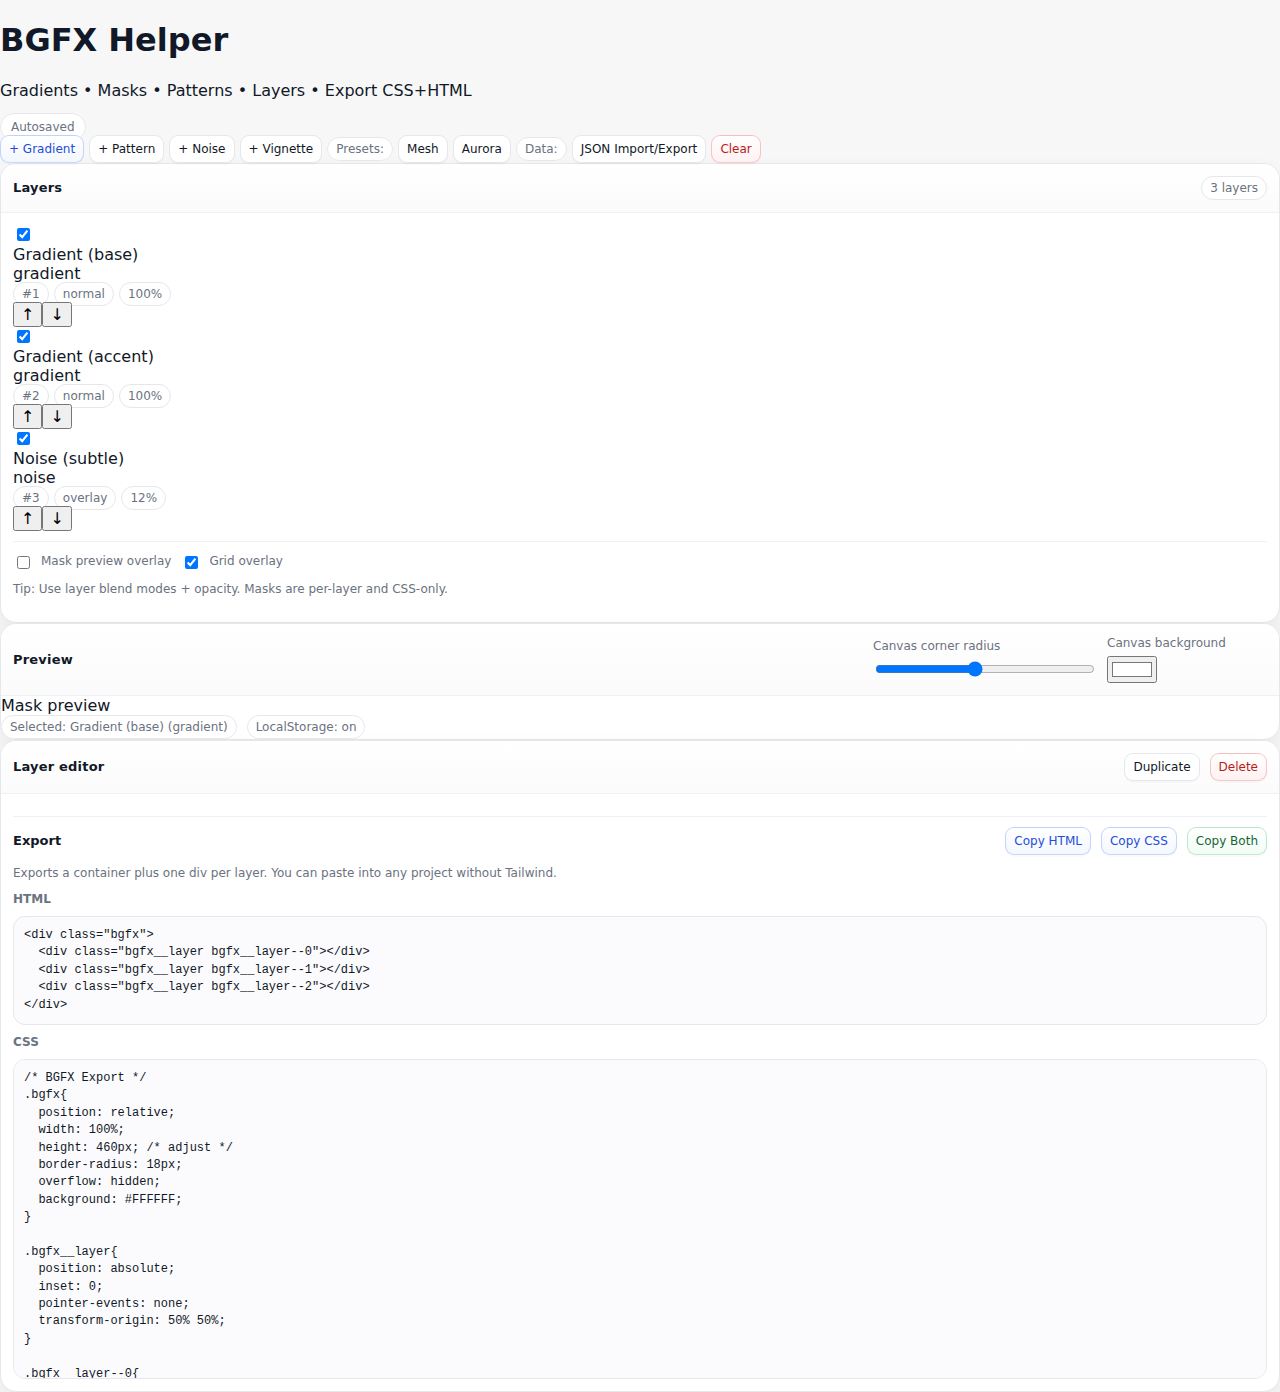
<file: colors-gradients.html>
<!doctype html>
<html lang="en">
  <head>
    <meta charset="utf-8" />
    <meta name="viewport" content="width=device-width,initial-scale=1" />
    <title>BGFX Helper — Gradients, Masks, Patterns (Light)</title>
    <link rel="stylesheet" href="app.css" />
  </head>
  <body>
    <header>
      <div class="header-inner">
        <div class="title">
          <div>
            <h1>BGFX Helper</h1>
            <p class="sub">
              Gradients • Masks • Patterns • Layers • Export CSS+HTML
            </p>
          </div>
          <span class="badge" id="saveBadge">Autosaved</span>
        </div>

        <div class="actions">
          <button class="btn small primary" id="btnAddGradient">
            + Gradient
          </button>
          <button class="btn small" id="btnAddPattern">+ Pattern</button>
          <button class="btn small" id="btnAddNoise">+ Noise</button>
          <button class="btn small" id="btnAddVignette">+ Vignette</button>
          <span class="pill">Presets:</span>
          <button class="btn small" id="btnPresetMesh">Mesh</button>
          <button class="btn small" id="btnPresetAurora">Aurora</button>
          <span class="pill">Data:</span>
          <button class="btn small" id="btnJSON">JSON Import/Export</button>
          <button class="btn small danger" id="btnClear">Clear</button>
        </div>
      </div>
    </header>

    <main class="layout">
      <!-- LEFT: Layer panel -->
      <section class="card left">
        <div class="card-h">
          <h2>Layers</h2>
          <div class="kpi">
            <span class="pill" id="layerCount">0 layers</span>
          </div>
        </div>
        <div class="card-b">
          <div class="layer-list" id="layerList"></div>
          <div class="sep"></div>
          <div class="row">
            <label class="chk">
              <input type="checkbox" id="toggleMaskPreview" />
              Mask preview overlay
            </label>
            <label class="chk">
              <input type="checkbox" id="toggleGrid" checked />
              Grid overlay
            </label>
          </div>
          <p class="muted mt-10">
            Tip: Use layer blend modes + opacity. Masks are per-layer and
            CSS-only.
          </p>
        </div>
      </section>

      <!-- CENTER: Preview -->
      <section class="card center">
        <div class="card-h">
          <h2>Preview</h2>
          <div class="row">
            <div class="field minw-160">
              <label>Canvas corner radius</label>
              <input type="range" min="0" max="40" step="1" id="canvasRadius" />
            </div>
            <div class="field minw-160">
              <label>Canvas background</label>
              <input type="color" id="canvasBg" />
            </div>
          </div>
        </div>
        <div class="preview-wrap">
          <div class="preview" id="preview">
            <div class="preview-grid" id="previewGrid"></div>
            <div class="mask-overlay" id="maskOverlay"></div>
            <div class="mask-label">Mask preview</div>
          </div>
          <div class="row">
            <span class="pill" id="selectedLabel">No layer selected</span>
            <span class="pill" id="storageLabel">LocalStorage: on</span>
          </div>
        </div>
      </section>

      <!-- RIGHT: Editor + Export -->
      <section class="card right">
        <div class="card-h">
          <h2>Layer editor</h2>
          <div class="row">
            <button class="btn small" id="btnDuplicate">Duplicate</button>
            <button class="btn small danger" id="btnDelete">Delete</button>
          </div>
        </div>
        <div class="card-b">
          <div id="noSelection" class="muted">
            Select a layer to edit its settings.
          </div>

          <div id="editor" class="is-hidden">
            <div class="stack">
              <div class="row">
                <div class="field flex-1 minw-220">
                  <label>Layer name</label>
                  <input type="text" id="layerName" />
                </div>
                <label class="chk mt-18">
                  <input type="checkbox" id="layerEnabled" />
                  Enabled
                </label>
              </div>

              <div class="row">
                <div class="field">
                  <label>Blend mode</label>
                  <select id="blendMode">
                    <option value="normal">normal</option>
                    <option value="multiply">multiply</option>
                    <option value="screen">screen</option>
                    <option value="overlay">overlay</option>
                    <option value="darken">darken</option>
                    <option value="lighten">lighten</option>
                    <option value="color-dodge">color-dodge</option>
                    <option value="color-burn">color-burn</option>
                    <option value="hard-light">hard-light</option>
                    <option value="soft-light">soft-light</option>
                    <option value="difference">difference</option>
                    <option value="exclusion">exclusion</option>
                    <option value="hue">hue</option>
                    <option value="saturation">saturation</option>
                    <option value="color">color</option>
                    <option value="luminosity">luminosity</option>
                  </select>
                </div>

                <div class="field">
                  <label>Opacity</label>
                  <input
                    type="range"
                    min="0"
                    max="1"
                    step="0.01"
                    id="opacity"
                  />
                </div>

                <div class="field">
                  <label>Blur (px)</label>
                  <input type="range" min="0" max="60" step="1" id="blur" />
                </div>
              </div>

              <div class="row">
                <div class="field">
                  <label>Translate X (%)</label>
                  <input type="range" min="-30" max="30" step="1" id="tx" />
                </div>
                <div class="field">
                  <label>Translate Y (%)</label>
                  <input type="range" min="-30" max="30" step="1" id="ty" />
                </div>
                <div class="field">
                  <label>Scale</label>
                  <input
                    type="range"
                    min="0.5"
                    max="2.5"
                    step="0.01"
                    id="scale"
                  />
                </div>
                <div class="field">
                  <label>Rotate (deg)</label>
                  <input type="range" min="-180" max="180" step="1" id="rot" />
                </div>
              </div>

              <div class="sep"></div>

              <!-- Type-specific -->
              <div id="typeEditor"></div>

              <div class="sep"></div>

              <!-- Mask -->
              <div class="stack">
                <div class="row row-between">
                  <strong class="section-title">Mask (CSS)</strong>
                  <label class="chk">
                    <input type="checkbox" id="maskEnabled" />
                    Enable mask
                  </label>
                </div>

                <div class="row">
                  <div class="field">
                    <label>Mask type</label>
                    <select id="maskType">
                      <option value="radial">Radial</option>
                      <option value="linear">Linear</option>
                      <option value="stripes">Stripes</option>
                    </select>
                  </div>

                  <div class="field">
                    <label>Invert</label>
                    <select id="maskInvert">
                      <option value="false">No</option>
                      <option value="true">Yes</option>
                    </select>
                  </div>

                  <div class="field">
                    <label>Mask angle (deg)</label>
                    <input
                      type="range"
                      min="0"
                      max="360"
                      step="1"
                      id="maskAngle"
                    />
                  </div>
                </div>

                <div class="row">
                  <div class="field">
                    <label>Center X (%)</label>
                    <input
                      type="range"
                      min="-20"
                      max="120"
                      step="1"
                      id="maskX"
                    />
                  </div>
                  <div class="field">
                    <label>Center Y (%)</label>
                    <input
                      type="range"
                      min="-20"
                      max="120"
                      step="1"
                      id="maskY"
                    />
                  </div>
                  <div class="field">
                    <label>Inner (%)</label>
                    <input
                      type="range"
                      min="0"
                      max="100"
                      step="1"
                      id="maskInner"
                    />
                  </div>
                  <div class="field">
                    <label>Outer (%)</label>
                    <input
                      type="range"
                      min="0"
                      max="140"
                      step="1"
                      id="maskOuter"
                    />
                  </div>
                </div>

                <div class="row">
                  <div class="field">
                    <label>Stripe size (px)</label>
                    <input
                      type="range"
                      min="4"
                      max="120"
                      step="1"
                      id="maskStripe"
                    />
                  </div>
                  <div class="field">
                    <label>Stripe gap (px)</label>
                    <input
                      type="range"
                      min="0"
                      max="120"
                      step="1"
                      id="maskGap"
                    />
                  </div>
                </div>

                <p class="muted">
                  Mask preview overlay shows the selected layer’s mask as
                  grayscale. Toggle it in the Layers panel.
                </p>
              </div>

              <div class="sep"></div>

              <!-- Animation -->
              <div class="stack">
                <div class="row row-between">
                  <strong class="section-title">Animation (basic CSS)</strong>
                  <span class="pill" id="animNote">Applies to this layer</span>
                </div>

                <div class="row">
                  <div class="field">
                    <label>Type</label>
                    <select id="animType">
                      <option value="none">None</option>
                      <option value="drift">Drift (background-position)</option>
                      <option value="hue">Hue rotate</option>
                      <option value="pulse">Pulse opacity</option>
                    </select>
                  </div>

                  <div class="field">
                    <label>Duration (s)</label>
                    <input
                      type="range"
                      min="1"
                      max="60"
                      step="1"
                      id="animDuration"
                    />
                  </div>

                  <div class="field">
                    <label>Easing</label>
                    <select id="animEasing">
                      <option value="linear">linear</option>
                      <option value="ease">ease</option>
                      <option value="ease-in">ease-in</option>
                      <option value="ease-out">ease-out</option>
                      <option value="ease-in-out">ease-in-out</option>
                    </select>
                  </div>

                  <div class="field">
                    <label>Delay (s)</label>
                    <input
                      type="range"
                      min="0"
                      max="10"
                      step="0.5"
                      id="animDelay"
                    />
                  </div>
                </div>
              </div>
            </div>
          </div>

          <div class="sep"></div>

          <!-- Export -->
          <div class="stack">
            <div class="row row-between">
              <h2 class="h2-sm">Export</h2>
              <div class="row">
                <button class="btn small primary" id="btnCopyHTML">
                  Copy HTML
                </button>
                <button class="btn small primary" id="btnCopyCSS">
                  Copy CSS
                </button>
                <button class="btn small ok" id="btnCopyBoth">Copy Both</button>
              </div>
            </div>
            <div class="hint">
              Exports a container plus one div per layer. You can paste into any
              project without Tailwind.
            </div>

            <strong class="label-sm">HTML</strong>
            <div class="codebox" id="outHTML"></div>

            <strong class="label-sm">CSS</strong>
            <div class="codebox" id="outCSS"></div>
          </div>
        </div>
      </section>
    </main>

    <!-- JSON MODAL -->
    <div class="modal" id="jsonModal">
      <div class="sheet">
        <div class="sheet-h">
          <strong>JSON Import/Export</strong>
          <div class="row">
            <button class="btn small" id="btnExportJSON">Export current</button>
            <button class="btn small primary" id="btnImportJSON">Import</button>
            <button class="btn small" id="btnCloseJSON">Close</button>
          </div>
        </div>
        <div class="sheet-b">
          <div class="muted">
            - Export gives you a shareable config blob.<br />
            - Import replaces the current state (and autosaves).
          </div>
          <textarea id="jsonText" spellcheck="false"></textarea>
        </div>
      </div>
    </div>

    <script>
      /**
       * BGFX Helper (single-file)
       * - Keep it simple: live preview uses inline styles per layer
       * - Export generates HTML + CSS classes for each layer
       * - Autosaves to LocalStorage, plus JSON import/export
       */

      const LS_KEY = "bgfx_builder_v1";

      /** ---------- Utilities ---------- */
      const uid = () =>
        Math.random().toString(16).slice(2) + "-" + Date.now().toString(16);

      function clamp(n, min, max) {
        return Math.max(min, Math.min(max, n));
      }

      function fmtPct(n) {
        return `${Math.round(n)}%`;
      }
      function fmtPx(n) {
        return `${Math.round(n)}px`;
      }

      function parseColorsFromText(text) {
        // Extract hex colors (3/4/6/8 digits) from any messy input
        const matches = (text || "").match(
          /#(?:[0-9a-fA-F]{3,4}|[0-9a-fA-F]{6}|[0-9a-fA-F]{8})\b/g,
        );
        const colors = (matches || []).map((c) => c.toUpperCase());
        // de-dupe while preserving order
        return [...new Set(colors)];
      }

      function toStops(colors) {
        const n = colors.length;
        if (n === 0) return [];
        if (n === 1) return [{ color: colors[0], pos: 50 }];
        return colors.map((c, i) => ({
          color: c,
          pos: Math.round((i / (n - 1)) * 100),
        }));
      }

      function safeJsonParse(text) {
        try {
          return { ok: true, value: JSON.parse(text) };
        } catch (e) {
          return { ok: false, error: e };
        }
      }

      function copyToClipboard(text) {
        return navigator.clipboard.writeText(text);
      }

      /** ---------- Palettes ---------- */
      const PALETTES = [
        {
          name: "Pastel",
          colors: ["#FADADD", "#CDEDF6", "#FFF1B6", "#D7F9F1", "#EAD7FF"],
        },
        {
          name: "Ocean",
          colors: ["#0EA5E9", "#22C55E", "#14B8A6", "#60A5FA", "#1D4ED8"],
        },
        {
          name: "Sunset",
          colors: ["#F97316", "#FB7185", "#A78BFA", "#F59E0B", "#EF4444"],
        },
        {
          name: "Forest",
          colors: ["#14532D", "#16A34A", "#22C55E", "#84CC16", "#0F766E"],
        },
        {
          name: "Mono",
          colors: ["#111827", "#374151", "#9CA3AF", "#E5E7EB", "#FFFFFF"],
        },
      ];

      /** ---------- Default layer builders ---------- */
      function makeBaseLayer(overrides = {}) {
        return {
          id: uid(),
          name: "Layer",
          type: "gradient", // gradient | pattern | noise | vignette
          enabled: true,
          opacity: 1,
          blendMode: "normal",
          blur: 0,
          transform: { x: 0, y: 0, scale: 1, rotate: 0 },
          animation: { type: "none", duration: 12, easing: "linear", delay: 0 },
          mask: {
            enabled: false,
            type: "radial",
            invert: false,
            angle: 0,
            x: 50,
            y: 50,
            inner: 35,
            outer: 85,
            stripe: 22,
            gap: 18,
          },
          settings: {},
          ...overrides,
        };
      }

      function makeGradientLayer(name = "Gradient", paletteName = "Pastel") {
        const palette =
          PALETTES.find((p) => p.name === paletteName) || PALETTES[0];
        return makeBaseLayer({
          name,
          type: "gradient",
          settings: {
            kind: "linear", // linear | radial | conic
            angle: 135,
            radialShape: "circle", // circle | ellipse
            x: 50,
            y: 50,
            // Conic: "from angledeg at x% y%"
            stops: toStops(palette.colors.slice(0, 4)),
            paletteName,
            pastedColors: "",
          },
        });
      }

      function makePatternLayer(name = "Pattern") {
        return makeBaseLayer({
          name,
          type: "pattern",
          opacity: 0.35,
          blendMode: "multiply",
          settings: {
            pattern: "dots", // dots | grid | lines | checker | stripes | diagonal
            fg: "#111827",
            bg: "#FFFFFF",
            size: 18,
            thickness: 1,
            offsetX: 0,
            offsetY: 0,
          },
        });
      }

      function makeNoiseLayer(name = "Noise") {
        return makeBaseLayer({
          name,
          type: "noise",
          opacity: 0.12,
          blendMode: "overlay",
          settings: {
            scale: 8, // px tile-ish
            intensity: 1.0, // multiplier (exported as opacity-ish)
          },
        });
      }

      function makeVignetteLayer(name = "Vignette") {
        return makeBaseLayer({
          name,
          type: "vignette",
          opacity: 0.55,
          blendMode: "multiply",
          settings: {
            strength: 0.6, // 0..1
            size: 80, // percent-ish outer radius
          },
        });
      }

      /** ---------- App State ---------- */
      const DEFAULT_STATE = {
        version: 1,
        canvas: {
          radius: 18,
          bg: "#FFFFFF",
        },
        ui: {
          selectedLayerId: null,
          showMaskPreview: false,
          showGrid: true,
        },
        layers: [
          makeGradientLayer("Gradient (base)", "Pastel"),
          makeGradientLayer("Gradient (accent)", "Sunset"),
          makeNoiseLayer("Noise (subtle)"),
        ],
      };

      let state = loadState() || structuredClone(DEFAULT_STATE);

      /** ---------- DOM ---------- */
      const el = {
        layerList: document.getElementById("layerList"),
        layerCount: document.getElementById("layerCount"),
        preview: document.getElementById("preview"),
        maskOverlay: document.getElementById("maskOverlay"),
        toggleMaskPreview: document.getElementById("toggleMaskPreview"),
        toggleGrid: document.getElementById("toggleGrid"),
        previewGrid: document.getElementById("previewGrid"),
        selectedLabel: document.getElementById("selectedLabel"),
        saveBadge: document.getElementById("saveBadge"),

        canvasRadius: document.getElementById("canvasRadius"),
        canvasBg: document.getElementById("canvasBg"),

        noSelection: document.getElementById("noSelection"),
        editor: document.getElementById("editor"),
        typeEditor: document.getElementById("typeEditor"),

        layerName: document.getElementById("layerName"),
        layerEnabled: document.getElementById("layerEnabled"),
        blendMode: document.getElementById("blendMode"),
        opacity: document.getElementById("opacity"),
        blur: document.getElementById("blur"),
        tx: document.getElementById("tx"),
        ty: document.getElementById("ty"),
        scale: document.getElementById("scale"),
        rot: document.getElementById("rot"),

        maskEnabled: document.getElementById("maskEnabled"),
        maskType: document.getElementById("maskType"),
        maskInvert: document.getElementById("maskInvert"),
        maskAngle: document.getElementById("maskAngle"),
        maskX: document.getElementById("maskX"),
        maskY: document.getElementById("maskY"),
        maskInner: document.getElementById("maskInner"),
        maskOuter: document.getElementById("maskOuter"),
        maskStripe: document.getElementById("maskStripe"),
        maskGap: document.getElementById("maskGap"),

        animType: document.getElementById("animType"),
        animDuration: document.getElementById("animDuration"),
        animEasing: document.getElementById("animEasing"),
        animDelay: document.getElementById("animDelay"),

        outHTML: document.getElementById("outHTML"),
        outCSS: document.getElementById("outCSS"),

        btnAddGradient: document.getElementById("btnAddGradient"),
        btnAddPattern: document.getElementById("btnAddPattern"),
        btnAddNoise: document.getElementById("btnAddNoise"),
        btnAddVignette: document.getElementById("btnAddVignette"),
        btnPresetMesh: document.getElementById("btnPresetMesh"),
        btnPresetAurora: document.getElementById("btnPresetAurora"),

        btnDuplicate: document.getElementById("btnDuplicate"),
        btnDelete: document.getElementById("btnDelete"),

        btnCopyHTML: document.getElementById("btnCopyHTML"),
        btnCopyCSS: document.getElementById("btnCopyCSS"),
        btnCopyBoth: document.getElementById("btnCopyBoth"),

        btnJSON: document.getElementById("btnJSON"),
        jsonModal: document.getElementById("jsonModal"),
        jsonText: document.getElementById("jsonText"),
        btnExportJSON: document.getElementById("btnExportJSON"),
        btnImportJSON: document.getElementById("btnImportJSON"),
        btnCloseJSON: document.getElementById("btnCloseJSON"),

        btnClear: document.getElementById("btnClear"),
      };

      function getSelectedLayer() {
        return (
          state.layers.find((l) => l.id === state.ui.selectedLayerId) || null
        );
      }

      function selectLayer(id) {
        state.ui.selectedLayerId = id;
        render();
        scheduleSave();
      }

      function bumpSavedBadge() {
        el.saveBadge.textContent = "Saved";
        el.saveBadge.classList.add("is-saved");
        window.setTimeout(() => {
          el.saveBadge.textContent = "Autosaved";
          el.saveBadge.classList.remove("is-saved");
        }, 900);
      }

      /** ---------- CSS builders ---------- */
      function stopsToCss(stops) {
        // e.g. "#ff0000 0%, #00ff00 50%, #0000ff 100%"
        return (stops || [])
          .slice()
          .sort((a, b) => a.pos - b.pos)
          .map((s) => `${s.color} ${s.pos}%`)
          .join(", ");
      }

      function buildGradientCss(layer) {
        const s = layer.settings;
        const stops = stopsToCss(s.stops);
        if (s.kind === "linear") {
          return `linear-gradient(${Math.round(s.angle)}deg, ${stops})`;
        }
        if (s.kind === "radial") {
          const shape = s.radialShape || "circle";
          return `radial-gradient(${shape} at ${Math.round(s.x)}% ${Math.round(s.y)}%, ${stops})`;
        }
        // conic
        return `conic-gradient(from ${Math.round(s.angle)}deg at ${Math.round(s.x)}% ${Math.round(s.y)}%, ${stops})`;
      }

      function buildPatternCss(layer) {
        const s = layer.settings;
        const fg = s.fg;
        const bg = s.bg;
        const size = clamp(s.size, 4, 200);
        const t = clamp(s.thickness, 1, 16);
        const ox = s.offsetX || 0;
        const oy = s.offsetY || 0;

        // Use background-position so drift animation does something visible.
        const pos = `${ox}px ${oy}px`;

        switch (s.pattern) {
          case "dots":
            // dotted via radial gradient
            return {
              image: `radial-gradient(${fg} ${t}px, transparent ${t + 1}px)`,
              size: `${size}px ${size}px`,
              position: pos,
              color: bg,
            };
          case "grid":
            return {
              image: `linear-gradient(to right, ${fg} ${t}px, transparent ${t}px),
           linear-gradient(to bottom, ${fg} ${t}px, transparent ${t}px)`,
              size: `${size}px ${size}px`,
              position: pos,
              color: bg,
            };
          case "lines":
            return {
              image: `repeating-linear-gradient(90deg, ${fg} 0 ${t}px, transparent ${t}px ${size}px)`,
              size: `auto`,
              position: pos,
              color: bg,
            };
          case "checker":
            return {
              image: `linear-gradient(45deg, ${fg} 25%, transparent 25%),
           linear-gradient(-45deg, ${fg} 25%, transparent 25%),
           linear-gradient(45deg, transparent 75%, ${fg} 75%),
           linear-gradient(-45deg, transparent 75%, ${fg} 75%)`,
              size: `${size}px ${size}px`,
              position: pos,
              color: bg,
            };
          case "stripes":
            return {
              image: `repeating-linear-gradient(135deg, ${fg} 0 ${t}px, transparent ${t}px ${size}px)`,
              size: `auto`,
              position: pos,
              color: bg,
            };
          case "diagonal":
            return {
              image: `repeating-linear-gradient(45deg, ${fg} 0 ${t}px, transparent ${t}px ${size}px)`,
              size: `auto`,
              position: pos,
              color: bg,
            };
          default:
            return {
              image: `radial-gradient(${fg} ${t}px, transparent ${t + 1}px)`,
              size: `${size}px ${size}px`,
              position: pos,
              color: bg,
            };
        }
      }

      function buildNoiseCss(layer) {
        // CSS-only "noise" approximation: layered micro-gradients (not true randomness).
        const s = layer.settings;
        const scale = clamp(s.scale, 3, 32);
        // intensity is represented by opacity + blend; still keep an internal multiplier.
        const a = clamp(s.intensity || 1, 0, 2);

        // The idea: combine a few repeating-linear gradients at different angles,
        // add a tiny radial to create grain-ish speckling.
        const g1 = `repeating-linear-gradient(0deg, rgba(17,24,39,${0.1 * a}) 0 1px, transparent 1px ${scale}px)`;
        const g2 = `repeating-linear-gradient(90deg, rgba(17,24,39,${0.08 * a}) 0 1px, transparent 1px ${Math.max(3, scale - 1)}px)`;
        const g3 = `repeating-linear-gradient(45deg, rgba(17,24,39,${0.06 * a}) 0 1px, transparent 1px ${Math.max(3, scale)}px)`;
        const g4 = `radial-gradient(circle at 20% 30%, rgba(17,24,39,${0.06 * a}) 0 1px, transparent 1px 6px)`;

        return {
          image: `${g1}, ${g2}, ${g3}, ${g4}`,
          size: `auto`,
          position: `0 0`,
          color: `transparent`,
        };
      }

      function buildVignetteCss(layer) {
        const s = layer.settings;
        const strength = clamp(s.strength, 0, 1);
        const size = clamp(s.size, 20, 140);

        // Transparent center, dark edges; strength controls edge alpha.
        const edgeA = (0.75 * strength).toFixed(3);
        return {
          image: `radial-gradient(circle at 50% 50%, rgba(255,255,255,0) 0%, rgba(255,255,255,0) ${Math.round(size * 0.55)}%, rgba(17,24,39,${edgeA}) ${Math.round(size)}%)`,
          size: `auto`,
          position: `0 0`,
          color: `transparent`,
        };
      }

      function buildMaskCss(mask) {
        const m = mask;
        const invert = !!m.invert;

        // We use alpha in the mask; black/white isn’t relevant, only alpha.
        const A = (a) => `rgba(0,0,0,${a})`;
        const on = invert ? 0 : 1;
        const off = invert ? 1 : 0;

        if (m.type === "radial") {
          const inner = clamp(m.inner, 0, 100);
          const outer = clamp(m.outer, 0, 140);
          return `radial-gradient(circle at ${Math.round(m.x)}% ${Math.round(m.y)}%, ${A(on)} 0%, ${A(on)} ${inner}%, ${A(off)} ${outer}%)`;
        }
        if (m.type === "linear") {
          const inner = clamp(m.inner, 0, 100);
          const outer = clamp(m.outer, 0, 140);
          // inner = fully on until inner, then fade to off by outer
          return `linear-gradient(${Math.round(m.angle)}deg, ${A(on)} 0%, ${A(on)} ${inner}%, ${A(off)} ${outer}%)`;
        }
        // stripes
        const stripe = clamp(m.stripe, 1, 200);
        const gap = clamp(m.gap, 0, 200);
        const period = stripe + gap;
        return `repeating-linear-gradient(${Math.round(m.angle)}deg, ${A(on)} 0 ${stripe}px, ${A(off)} ${stripe}px ${period}px)`;
      }

      function buildLayerBackground(layer) {
        if (layer.type === "gradient") {
          return {
            image: buildGradientCss(layer),
            size: "cover",
            position: "50% 50%",
            color: "transparent",
          };
        }
        if (layer.type === "pattern") {
          return buildPatternCss(layer);
        }
        if (layer.type === "noise") {
          return buildNoiseCss(layer);
        }
        if (layer.type === "vignette") {
          return buildVignetteCss(layer);
        }
        return {
          image: "none",
          size: "auto",
          position: "0 0",
          color: "transparent",
        };
      }

      function buildLayerInlineStyle(layer) {
        const bg = buildLayerBackground(layer);
        const t = layer.transform;

        const style = {
          display: layer.enabled ? "block" : "none",
          opacity: String(clamp(layer.opacity, 0, 1)),
          mixBlendMode: layer.blendMode,
          filter: `blur(${Math.round(layer.blur)}px)`,
          transform: `translate(${t.x}%, ${t.y}%) scale(${t.scale}) rotate(${t.rotate}deg)`,
          backgroundColor: bg.color,
          backgroundImage: bg.image,
          backgroundSize: bg.size,
          backgroundPosition: bg.position,
          backgroundRepeat: "repeat",
        };

        // Mask
        if (layer.mask?.enabled) {
          const maskImg = buildMaskCss(layer.mask);
          style.maskImage = maskImg;
          style.webkitMaskImage = maskImg;
          style.maskRepeat = "no-repeat";
          style.webkitMaskRepeat = "no-repeat";
          style.maskSize = "cover";
          style.webkitMaskSize = "cover";
        }

        // Anim
        const a = layer.animation;
        const anim = buildAnimInline(layer);
        if (anim) {
          style.animation = anim;
        } else {
          style.animation = "none";
        }

        // For drift, we want visible movement across textures.
        if (a.type === "drift") {
          style.backgroundSize =
            layer.type === "gradient" ? "200% 200%" : style.backgroundSize;
        }

        return style;
      }

      function buildAnimInline(layer) {
        const a = layer.animation;
        if (!a || a.type === "none") return "";
        const dur = clamp(a.duration, 1, 120);
        const ease = a.easing || "linear";
        const delay = clamp(a.delay || 0, 0, 60);
        // animation-name is generated in export; for preview we use a global keyframes set with data-idx based name.
        const name = `bgfx_preview_${layer.id.replace(/[^a-zA-Z0-9_]/g, "_")}`;
        ensurePreviewKeyframes(layer, name);
        return `${name} ${dur}s ${ease} ${delay}s infinite alternate`;
      }

      function ensurePreviewKeyframes(layer, name) {
        // Inject/update a <style id="previewKF"> with keyframes for current layers
        let style = document.getElementById("previewKF");
        if (!style) {
          style = document.createElement("style");
          style.id = "previewKF";
          document.head.appendChild(style);
        }

        // We'll rebuild all preview keyframes each render (simple + safe).
        const blocks = state.layers
          .map((l) => {
            const nm = `bgfx_preview_${l.id.replace(/[^a-zA-Z0-9_]/g, "_")}`;
            return keyframesForLayer(l, nm);
          })
          .filter(Boolean)
          .join("\n\n");

        style.textContent = blocks;
      }

      function keyframesForLayer(layer, name) {
        const a = layer.animation;
        if (!a || a.type === "none") return "";
        if (a.type === "drift") {
          return `@keyframes ${name}{
  0% { background-position: 0% 0%; }
  100% { background-position: 100% 100%; }
}`;
        }
        if (a.type === "hue") {
          return `@keyframes ${name}{
  0% { filter: blur(${Math.round(layer.blur)}px) hue-rotate(0deg); }
  100% { filter: blur(${Math.round(layer.blur)}px) hue-rotate(360deg); }
}`;
        }
        if (a.type === "pulse") {
          const lo = clamp(layer.opacity * 0.6, 0, 1).toFixed(3);
          const hi = clamp(layer.opacity, 0, 1).toFixed(3);
          return `@keyframes ${name}{
  0% { opacity: ${lo}; }
  100% { opacity: ${hi}; }
}`;
        }
        return "";
      }

      /** ---------- Render ---------- */
      function render() {
        // Canvas controls
        el.canvasRadius.value = state.canvas.radius;
        el.canvasBg.value = state.canvas.bg;
        el.preview.style.borderRadius = `${state.canvas.radius}px`;
        el.preview.style.background = state.canvas.bg;

        el.toggleMaskPreview.checked = !!state.ui.showMaskPreview;
        el.toggleGrid.checked = !!state.ui.showGrid;
        el.previewGrid.style.display = state.ui.showGrid ? "block" : "none";

        // Layers list
        el.layerList.innerHTML = "";
        el.layerCount.textContent = `${state.layers.length} layer${state.layers.length === 1 ? "" : "s"}`;

        state.layers.forEach((layer, idx) => {
          const item = document.createElement("div");
          item.className =
            "layer-item" +
            (layer.id === state.ui.selectedLayerId ? " active" : "");
          item.addEventListener("click", () => selectLayer(layer.id));

          const chk = document.createElement("input");
          chk.type = "checkbox";
          chk.checked = !!layer.enabled;
          chk.addEventListener("click", (e) => e.stopPropagation());
          chk.addEventListener("change", () => {
            layer.enabled = chk.checked;
            scheduleSave();
            render();
          });

          const meta = document.createElement("div");
          meta.className = "meta";
          meta.innerHTML = `
      <div class="top">
        <div class="name">${escapeHtml(layer.name)}</div>
        <div class="type">${layer.type}</div>
      </div>
      <div class="mini">
        <span class="pill">#${idx + 1}</span>
        <span class="pill">${layer.blendMode}</span>
        <span class="pill">${Math.round(layer.opacity * 100)}%</span>
        ${layer.mask?.enabled ? `<span class="pill">mask</span>` : ``}
        ${layer.animation?.type && layer.animation.type !== "none" ? `<span class="pill">anim</span>` : ``}
      </div>
    `;

          const ops = document.createElement("div");
          ops.className = "layer-ops";

          const up = iconBtn(
            "↑",
            "Move up",
            () => moveLayer(layer.id, -1),
            "primary",
          );
          const dn = iconBtn(
            "↓",
            "Move down",
            () => moveLayer(layer.id, +1),
            "primary",
          );

          item.appendChild(chk);
          item.appendChild(meta);
          ops.appendChild(up);
          ops.appendChild(dn);
          item.appendChild(ops);

          el.layerList.appendChild(item);
        });

        // Preview layers
        // Remove old layer nodes
        [...el.preview.querySelectorAll(".layer")].forEach((n) => n.remove());

        // Add in order (bottom to top)
        state.layers.forEach((layer) => {
          const div = document.createElement("div");
          div.className = "layer";
          div.dataset.layerId = layer.id;
          applyStyle(div, buildLayerInlineStyle(layer));
          el.preview.appendChild(div);
        });

        // Mask overlay for selected layer (so user understands it)
        const sel = getSelectedLayer();
        if (state.ui.showMaskPreview && sel?.mask?.enabled) {
          const maskImg = buildMaskCss(sel.mask);
          el.maskOverlay.classList.add("on");
          el.maskOverlay.style.backgroundImage = maskImg;
        } else {
          el.maskOverlay.classList.remove("on");
          el.maskOverlay.style.backgroundImage = "none";
        }

        // Editor
        if (!sel) {
          el.noSelection.style.display = "block";
          el.editor.style.display = "none";
          el.selectedLabel.textContent = "No layer selected";
        } else {
          el.noSelection.style.display = "none";
          el.editor.style.display = "block";
          el.selectedLabel.textContent = `Selected: ${sel.name} (${sel.type})`;

          // Common fields
          el.layerName.value = sel.name;
          el.layerEnabled.checked = !!sel.enabled;
          el.blendMode.value = sel.blendMode;
          el.opacity.value = sel.opacity;
          el.blur.value = sel.blur;

          el.tx.value = sel.transform.x;
          el.ty.value = sel.transform.y;
          el.scale.value = sel.transform.scale;
          el.rot.value = sel.transform.rotate;

          // Mask
          el.maskEnabled.checked = !!sel.mask.enabled;
          el.maskType.value = sel.mask.type;
          el.maskInvert.value = String(!!sel.mask.invert);
          el.maskAngle.value = sel.mask.angle;
          el.maskX.value = sel.mask.x;
          el.maskY.value = sel.mask.y;
          el.maskInner.value = sel.mask.inner;
          el.maskOuter.value = sel.mask.outer;
          el.maskStripe.value = sel.mask.stripe;
          el.maskGap.value = sel.mask.gap;

          // Animation
          el.animType.value = sel.animation.type;
          el.animDuration.value = sel.animation.duration;
          el.animEasing.value = sel.animation.easing;
          el.animDelay.value = sel.animation.delay;

          // Type-specific
          renderTypeEditor(sel);
        }

        // Export
        const exp = buildExport(state);
        el.outHTML.textContent = exp.html;
        el.outCSS.textContent = exp.css;
      }

      /** ---------- Type editor rendering ---------- */
      function renderTypeEditor(layer) {
        const root = el.typeEditor;
        root.innerHTML = "";

        if (layer.type === "gradient") {
          root.appendChild(renderGradientEditor(layer));
        } else if (layer.type === "pattern") {
          root.appendChild(renderPatternEditor(layer));
        } else if (layer.type === "noise") {
          root.appendChild(renderNoiseEditor(layer));
        } else if (layer.type === "vignette") {
          root.appendChild(renderVignetteEditor(layer));
        } else {
          const p = document.createElement("div");
          p.className = "muted";
          p.textContent = "No editor for this layer type.";
          root.appendChild(p);
        }
      }

      function renderGradientEditor(layer) {
        const wrap = document.createElement("div");
        wrap.className = "stack";

        const s = layer.settings;

        const header = document.createElement("div");
        header.className = "row row-between";
        header.innerHTML = `<strong class="section-title">Gradient</strong>`;
        wrap.appendChild(header);

        // kind + angle + radial shape + position
        const row1 = document.createElement("div");
        row1.className = "row";

        row1.appendChild(
          fieldSelect(
            "Kind",
            s.kind,
            [
              ["linear", "Linear"],
              ["radial", "Radial"],
              ["conic", "Conic"],
            ],
            (v) => {
              s.kind = v;
              scheduleSave();
              render();
            },
          ),
        );

        row1.appendChild(
          fieldRange("Angle (deg)", s.angle, 0, 360, 1, (v) => {
            s.angle = v;
            scheduleSave();
            render();
          }),
        );

        row1.appendChild(
          fieldSelect(
            "Radial shape",
            s.radialShape || "circle",
            [
              ["circle", "circle"],
              ["ellipse", "ellipse"],
            ],
            (v) => {
              s.radialShape = v;
              scheduleSave();
              render();
            },
          ),
        );

        wrap.appendChild(row1);

        const row2 = document.createElement("div");
        row2.className = "row";
        row2.appendChild(
          fieldRange("Center X (%)", s.x, -20, 120, 1, (v) => {
            s.x = v;
            scheduleSave();
            render();
          }),
        );
        row2.appendChild(
          fieldRange("Center Y (%)", s.y, -20, 120, 1, (v) => {
            s.y = v;
            scheduleSave();
            render();
          }),
        );
        wrap.appendChild(row2);

        // palette + paste
        const row3 = document.createElement("div");
        row3.className = "row";

        const palField = document.createElement("div");
        palField.className = "field minw-240";
        const palLabel = document.createElement("label");
        palLabel.textContent = "Palette";
        const palSel = document.createElement("select");
        PALETTES.forEach((p) => {
          const opt = document.createElement("option");
          opt.value = p.name;
          opt.textContent = p.name;
          palSel.appendChild(opt);
        });
        palSel.value = s.paletteName || PALETTES[0].name;
        palSel.addEventListener("change", () => {
          s.paletteName = palSel.value;
          const pal = PALETTES.find((p) => p.name === s.paletteName);
          if (pal) {
            s.stops = toStops(pal.colors.slice(0, 5));
          }
          scheduleSave();
          render();
        });
        palField.appendChild(palLabel);
        palField.appendChild(palSel);

        row3.appendChild(palField);

        const pasteField = document.createElement("div");
        pasteField.className = "field flex-1 minw-260";
        const pasteLabel = document.createElement("label");
        pasteLabel.textContent = "Paste colors (auto-detect hex in any text)";
        const ta = document.createElement("textarea");
        ta.placeholder =
          'Examples:\n#FF00FF #00FFAA #112233\nor: linear-gradient(#f00, #0f0)\nor: ["#abc", "#def"]';
        ta.value = s.pastedColors || "";
        ta.addEventListener("input", () => {
          s.pastedColors = ta.value;
          // live parse + update stops if we have >=2 colors
          const cols = parseColorsFromText(ta.value);
          if (cols.length >= 2) {
            s.stops = toStops(cols.slice(0, 8));
          }
          scheduleSave();
          render();
        });
        pasteField.appendChild(pasteLabel);
        pasteField.appendChild(ta);

        row3.appendChild(pasteField);
        wrap.appendChild(row3);

        // stops editor
        const stopsWrap = document.createElement("div");
        stopsWrap.className = "stack";
        const stopsHdr = document.createElement("div");
        stopsHdr.className = "row row-between";
        stopsHdr.innerHTML = `<strong class="section-title">Stops</strong>`;
        const addBtn = document.createElement("button");
        addBtn.className = "btn small";
        addBtn.textContent = "+ Stop";
        addBtn.addEventListener("click", () => {
          s.stops.push({ color: "#FFFFFF", pos: 50 });
          scheduleSave();
          render();
        });
        stopsHdr.appendChild(addBtn);
        stopsWrap.appendChild(stopsHdr);

        const stops = document.createElement("div");
        stops.className = "stops";

        (s.stops || []).forEach((stop, i) => {
          const row = document.createElement("div");
          row.className = "stop";

          const c = document.createElement("input");
          c.type = "color";
          c.value = normalizeHex(stop.color) || "#FFFFFF";
          c.addEventListener("input", () => {
            stop.color = c.value.toUpperCase();
            scheduleSave();
            render();
          });

          const r = document.createElement("input");
          r.type = "range";
          r.min = "0";
          r.max = "100";
          r.step = "1";
          r.value = String(clamp(stop.pos, 0, 100));
          r.addEventListener("input", () => {
            stop.pos = Number(r.value);
            scheduleSave();
            render();
          });

          const n = document.createElement("input");
          n.type = "number";
          n.min = "0";
          n.max = "100";
          n.step = "1";
          n.value = String(clamp(stop.pos, 0, 100));
          n.addEventListener("input", () => {
            stop.pos = Number(n.value);
            scheduleSave();
            render();
          });

          const x = document.createElement("button");
          x.className = "xbtn";
          x.textContent = "×";
          x.title = "Remove stop";
          x.addEventListener("click", () => {
            if (s.stops.length <= 2) return; // keep at least 2
            s.stops.splice(i, 1);
            scheduleSave();
            render();
          });

          row.appendChild(c);
          row.appendChild(r);
          row.appendChild(n);
          row.appendChild(x);

          stops.appendChild(row);
        });

        const stopsHint = document.createElement("div");
        stopsHint.className = "muted";
        stopsHint.textContent = "Stops are sorted by position when exported.";

        stopsWrap.appendChild(stops);
        stopsWrap.appendChild(stopsHint);
        wrap.appendChild(stopsWrap);

        return wrap;
      }

      function renderPatternEditor(layer) {
        const wrap = document.createElement("div");
        wrap.className = "stack";
        const s = layer.settings;

        const header = document.createElement("div");
        header.className = "row row-between";
        header.innerHTML = `<strong class="section-title">Pattern</strong>`;
        wrap.appendChild(header);

        const row1 = document.createElement("div");
        row1.className = "row";
        row1.appendChild(
          fieldSelect(
            "Type",
            s.pattern,
            [
              ["dots", "Dots"],
              ["grid", "Grid"],
              ["lines", "Lines"],
              ["checker", "Checker"],
              ["stripes", "Stripes"],
              ["diagonal", "Diagonal"],
            ],
            (v) => {
              s.pattern = v;
              scheduleSave();
              render();
            },
          ),
        );

        row1.appendChild(
          fieldColor("Foreground", s.fg, (v) => {
            s.fg = v.toUpperCase();
            scheduleSave();
            render();
          }),
        );
        row1.appendChild(
          fieldColor("Background", s.bg, (v) => {
            s.bg = v.toUpperCase();
            scheduleSave();
            render();
          }),
        );
        wrap.appendChild(row1);

        const row2 = document.createElement("div");
        row2.className = "row";
        row2.appendChild(
          fieldRange("Size (px)", s.size, 4, 120, 1, (v) => {
            s.size = v;
            scheduleSave();
            render();
          }),
        );
        row2.appendChild(
          fieldRange("Thickness (px)", s.thickness, 1, 16, 1, (v) => {
            s.thickness = v;
            scheduleSave();
            render();
          }),
        );
        row2.appendChild(
          fieldRange("Offset X (px)", s.offsetX || 0, -100, 100, 1, (v) => {
            s.offsetX = v;
            scheduleSave();
            render();
          }),
        );
        row2.appendChild(
          fieldRange("Offset Y (px)", s.offsetY || 0, -100, 100, 1, (v) => {
            s.offsetY = v;
            scheduleSave();
            render();
          }),
        );
        wrap.appendChild(row2);

        const hint = document.createElement("div");
        hint.className = "muted";
        hint.textContent = "Patterns export as CSS-only repeating gradients.";
        wrap.appendChild(hint);

        return wrap;
      }

      function renderNoiseEditor(layer) {
        const wrap = document.createElement("div");
        wrap.className = "stack";
        const s = layer.settings;

        const header = document.createElement("div");
        header.className = "row row-between";
        header.innerHTML = `<strong class="section-title">Noise (CSS-only)</strong>`;
        wrap.appendChild(header);

        const row1 = document.createElement("div");
        row1.className = "row";
        row1.appendChild(
          fieldRange("Scale (px)", s.scale, 3, 32, 1, (v) => {
            s.scale = v;
            scheduleSave();
            render();
          }),
        );
        row1.appendChild(
          fieldRange("Intensity", s.intensity, 0, 2, 0.05, (v) => {
            s.intensity = v;
            scheduleSave();
            render();
          }),
        );
        wrap.appendChild(row1);

        const hint = document.createElement("div");
        hint.className = "muted";
        hint.textContent =
          "This is an approximation (not true randomness). Best combined with overlay/soft-light.";
        wrap.appendChild(hint);

        return wrap;
      }

      function renderVignetteEditor(layer) {
        const wrap = document.createElement("div");
        wrap.className = "stack";
        const s = layer.settings;

        const header = document.createElement("div");
        header.className = "row row-between";
        header.innerHTML = `<strong class="section-title">Vignette</strong>`;
        wrap.appendChild(header);

        const row1 = document.createElement("div");
        row1.className = "row";
        row1.appendChild(
          fieldRange("Strength", s.strength, 0, 1, 0.01, (v) => {
            s.strength = v;
            scheduleSave();
            render();
          }),
        );
        row1.appendChild(
          fieldRange("Size (%)", s.size, 20, 140, 1, (v) => {
            s.size = v;
            scheduleSave();
            render();
          }),
        );
        wrap.appendChild(row1);

        const hint = document.createElement("div");
        hint.className = "muted";
        hint.textContent =
          "Vignette is a radial gradient layer; tweak blend mode + opacity to taste.";
        wrap.appendChild(hint);

        return wrap;
      }

      /** ---------- Small UI field helpers ---------- */
      function fieldSelect(label, value, options, onChange) {
        const f = document.createElement("div");
        f.className = "field";
        const l = document.createElement("label");
        l.textContent = label;
        const s = document.createElement("select");
        options.forEach(([val, txt]) => {
          const o = document.createElement("option");
          o.value = val;
          o.textContent = txt;
          s.appendChild(o);
        });
        s.value = value;
        s.addEventListener("change", () => onChange(s.value));
        f.appendChild(l);
        f.appendChild(s);
        return f;
      }

      function fieldRange(label, value, min, max, step, onInput) {
        const f = document.createElement("div");
        f.className = "field";
        const l = document.createElement("label");
        l.textContent = label;
        const r = document.createElement("input");
        r.type = "range";
        r.min = String(min);
        r.max = String(max);
        r.step = String(step);
        r.value = String(value);
        r.addEventListener("input", () => onInput(Number(r.value)));
        f.appendChild(l);
        f.appendChild(r);
        return f;
      }

      function fieldColor(label, value, onInput) {
        const f = document.createElement("div");
        f.className = "field";
        const l = document.createElement("label");
        l.textContent = label;
        const c = document.createElement("input");
        c.type = "color";
        c.value = normalizeHex(value) || "#FFFFFF";
        c.addEventListener("input", () => onInput(c.value));
        f.appendChild(l);
        f.appendChild(c);
        return f;
      }

      function iconBtn(text, title, onClick, kind) {
        const b = document.createElement("button");
        b.className = "iconbtn" + (kind ? ` ${kind}` : "");
        b.textContent = text;
        b.title = title;
        b.addEventListener("click", (e) => {
          e.stopPropagation();
          onClick();
        });
        return b;
      }

      function applyStyle(node, styleObj) {
        for (const [k, v] of Object.entries(styleObj)) {
          node.style[k] = v;
        }
      }

      function escapeHtml(s) {
        return (s || "").replace(
          /[&<>"']/g,
          (m) =>
            ({
              "&": "&amp;",
              "<": "&lt;",
              ">": "&gt;",
              '"': "&quot;",
              "'": "&#39;",
            })[m],
        );
      }

      function normalizeHex(c) {
        if (!c) return null;
        const m = String(c)
          .trim()
          .match(/^#([0-9a-fA-F]{6})$/);
        if (m) return `#${m[1].toUpperCase()}`;
        const m3 = String(c)
          .trim()
          .match(/^#([0-9a-fA-F]{3})$/);
        if (m3) {
          const [r, g, b] = m3[1].split("");
          return `#${(r + r + g + g + b + b).toUpperCase()}`;
        }
        // If we get a #RRGGBBAA, drop alpha for color input
        const m8 = String(c)
          .trim()
          .match(/^#([0-9a-fA-F]{8})$/);
        if (m8) return `#${m8[1].slice(0, 6).toUpperCase()}`;
        return null;
      }

      /** ---------- Mutations ---------- */
      function moveLayer(id, dir) {
        const i = state.layers.findIndex((l) => l.id === id);
        if (i < 0) return;
        const j = i + dir;
        if (j < 0 || j >= state.layers.length) return;
        const tmp = state.layers[i];
        state.layers[i] = state.layers[j];
        state.layers[j] = tmp;
        scheduleSave();
        render();
      }

      function addLayer(layer) {
        state.layers.push(layer);
        state.ui.selectedLayerId = layer.id;
        scheduleSave();
        render();
      }

      function deleteSelected() {
        const sel = getSelectedLayer();
        if (!sel) return;
        const idx = state.layers.findIndex((l) => l.id === sel.id);
        if (idx >= 0) state.layers.splice(idx, 1);
        state.ui.selectedLayerId = state.layers.at(-1)?.id || null;
        scheduleSave();
        render();
      }

      function duplicateSelected() {
        const sel = getSelectedLayer();
        if (!sel) return;
        const idx = state.layers.findIndex((l) => l.id === sel.id);
        const copy = structuredClone(sel);
        copy.id = uid();
        copy.name = sel.name + " (copy)";
        state.layers.splice(idx + 1, 0, copy);
        state.ui.selectedLayerId = copy.id;
        scheduleSave();
        render();
      }

      /** ---------- Export ---------- */
      function buildExport(st) {
        const layers = st.layers;
        const htmlLines = [];
        htmlLines.push(`<div class="bgfx">`);
        layers.forEach((_, i) => {
          htmlLines.push(`  <div class="bgfx__layer bgfx__layer--${i}"></div>`);
        });
        htmlLines.push(`</div>`);

        // Keyframes (export)
        const kfs = [];
        const layerCss = [];

        layerCss.push(`.bgfx{
  position: relative;
  width: 100%;
  height: 460px; /* adjust */
  border-radius: ${Math.round(st.canvas.radius)}px;
  overflow: hidden;
  background: ${st.canvas.bg};
}`);

        layerCss.push(`.bgfx__layer{
  position: absolute;
  inset: 0;
  pointer-events: none;
  transform-origin: 50% 50%;
}`);

        layers.forEach((layer, i) => {
          const bg = buildLayerBackground(layer);
          const t = layer.transform;
          const a = layer.animation;

          const rules = [];
          rules.push(`.bgfx__layer--${i}{`);
          rules.push(`  display: ${layer.enabled ? "block" : "none"};`);
          rules.push(`  opacity: ${clamp(layer.opacity, 0, 1).toFixed(3)};`);
          rules.push(`  mix-blend-mode: ${layer.blendMode};`);
          rules.push(
            `  transform: translate(${t.x}%, ${t.y}%) scale(${t.scale}) rotate(${t.rotate}deg);`,
          );

          // filters:
          if (a?.type === "hue") {
            // hue animation keyframes include blur already, but set a base filter anyway
            rules.push(
              `  filter: blur(${Math.round(layer.blur)}px) hue-rotate(0deg);`,
            );
          } else {
            rules.push(`  filter: blur(${Math.round(layer.blur)}px);`);
          }

          // background
          rules.push(`  background-color: ${bg.color};`);
          rules.push(`  background-image: ${bg.image};`);
          rules.push(`  background-repeat: repeat;`);
          // drift benefits from larger gradients
          if (a?.type === "drift" && layer.type === "gradient") {
            rules.push(`  background-size: 200% 200%;`);
          } else {
            rules.push(`  background-size: ${bg.size};`);
          }
          rules.push(`  background-position: ${bg.position};`);

          // Mask
          if (layer.mask?.enabled) {
            const maskImg = buildMaskCss(layer.mask);
            rules.push(`  -webkit-mask-image: ${maskImg};`);
            rules.push(`  mask-image: ${maskImg};`);
            rules.push(`  -webkit-mask-repeat: no-repeat;`);
            rules.push(`  mask-repeat: no-repeat;`);
            rules.push(`  -webkit-mask-size: cover;`);
            rules.push(`  mask-size: cover;`);
          }

          // Animation
          if (a && a.type !== "none") {
            const kfName = `bgfx_${i}_${a.type}`;
            const dur = clamp(a.duration, 1, 120);
            const ease = a.easing || "linear";
            const delay = clamp(a.delay || 0, 0, 60);
            const kf = exportKeyframes(layer, kfName);
            if (kf) kfs.push(kf);
            rules.push(
              `  animation: ${kfName} ${dur}s ${ease} ${delay}s infinite alternate;`,
            );
          }

          rules.push(`}`);
          layerCss.push(rules.join("\n"));
        });

        const css = [
          `/* BGFX Export */`,
          layerCss.join("\n\n"),
          kfs.length ? `\n/* Keyframes */\n${kfs.join("\n\n")}` : "",
        ].join("\n");

        return { html: htmlLines.join("\n"), css };
      }

      function exportKeyframes(layer, name) {
        const a = layer.animation;
        if (!a || a.type === "none") return "";

        if (a.type === "drift") {
          return `@keyframes ${name}{
  0% { background-position: 0% 0%; }
  100% { background-position: 100% 100%; }
}`;
        }

        if (a.type === "hue") {
          return `@keyframes ${name}{
  0% { filter: blur(${Math.round(layer.blur)}px) hue-rotate(0deg); }
  100% { filter: blur(${Math.round(layer.blur)}px) hue-rotate(360deg); }
}`;
        }

        if (a.type === "pulse") {
          const lo = clamp(layer.opacity * 0.6, 0, 1).toFixed(3);
          const hi = clamp(layer.opacity, 0, 1).toFixed(3);
          return `@keyframes ${name}{
  0% { opacity: ${lo}; }
  100% { opacity: ${hi}; }
}`;
        }

        return "";
      }

      /** ---------- Persistence ---------- */
      let saveTimer = null;

      function scheduleSave() {
        if (saveTimer) window.clearTimeout(saveTimer);
        saveTimer = window.setTimeout(() => {
          saveState();
          bumpSavedBadge();
        }, 250);
      }

      function saveState() {
        try {
          localStorage.setItem(LS_KEY, JSON.stringify(state));
        } catch (e) {
          console.warn("LocalStorage save failed", e);
        }
      }

      function loadState() {
        try {
          const raw = localStorage.getItem(LS_KEY);
          if (!raw) return null;
          const parsed = JSON.parse(raw);
          if (!parsed || parsed.version !== 1) return null;
          return parsed;
        } catch (e) {
          console.warn("LocalStorage load failed", e);
          return null;
        }
      }

      /** ---------- Wire up events ---------- */
      function bind() {
        // Canvas
        el.canvasRadius.addEventListener("input", () => {
          state.canvas.radius = Number(el.canvasRadius.value);
          scheduleSave();
          render();
        });

        el.canvasBg.addEventListener("input", () => {
          state.canvas.bg = el.canvasBg.value.toUpperCase();
          scheduleSave();
          render();
        });

        el.toggleMaskPreview.addEventListener("change", () => {
          state.ui.showMaskPreview = el.toggleMaskPreview.checked;
          scheduleSave();
          render();
        });

        el.toggleGrid.addEventListener("change", () => {
          state.ui.showGrid = el.toggleGrid.checked;
          scheduleSave();
          render();
        });

        // Common layer editor
        el.layerName.addEventListener("input", () => {
          const sel = getSelectedLayer();
          if (!sel) return;
          sel.name = el.layerName.value;
          scheduleSave();
          render();
        });

        el.layerEnabled.addEventListener("change", () => {
          const sel = getSelectedLayer();
          if (!sel) return;
          sel.enabled = el.layerEnabled.checked;
          scheduleSave();
          render();
        });

        el.blendMode.addEventListener("change", () => {
          const sel = getSelectedLayer();
          if (!sel) return;
          sel.blendMode = el.blendMode.value;
          scheduleSave();
          render();
        });

        el.opacity.addEventListener("input", () => {
          const sel = getSelectedLayer();
          if (!sel) return;
          sel.opacity = Number(el.opacity.value);
          scheduleSave();
          render();
        });

        el.blur.addEventListener("input", () => {
          const sel = getSelectedLayer();
          if (!sel) return;
          sel.blur = Number(el.blur.value);
          scheduleSave();
          render();
        });

        el.tx.addEventListener("input", () => {
          const sel = getSelectedLayer();
          if (!sel) return;
          sel.transform.x = Number(el.tx.value);
          scheduleSave();
          render();
        });
        el.ty.addEventListener("input", () => {
          const sel = getSelectedLayer();
          if (!sel) return;
          sel.transform.y = Number(el.ty.value);
          scheduleSave();
          render();
        });
        el.scale.addEventListener("input", () => {
          const sel = getSelectedLayer();
          if (!sel) return;
          sel.transform.scale = Number(el.scale.value);
          scheduleSave();
          render();
        });
        el.rot.addEventListener("input", () => {
          const sel = getSelectedLayer();
          if (!sel) return;
          sel.transform.rotate = Number(el.rot.value);
          scheduleSave();
          render();
        });

        // Mask
        el.maskEnabled.addEventListener("change", () => {
          const sel = getSelectedLayer();
          if (!sel) return;
          sel.mask.enabled = el.maskEnabled.checked;
          scheduleSave();
          render();
        });

        el.maskType.addEventListener("change", () => {
          const sel = getSelectedLayer();
          if (!sel) return;
          sel.mask.type = el.maskType.value;
          scheduleSave();
          render();
        });

        el.maskInvert.addEventListener("change", () => {
          const sel = getSelectedLayer();
          if (!sel) return;
          sel.mask.invert = el.maskInvert.value === "true";
          scheduleSave();
          render();
        });

        el.maskAngle.addEventListener("input", () => {
          const sel = getSelectedLayer();
          if (!sel) return;
          sel.mask.angle = Number(el.maskAngle.value);
          scheduleSave();
          render();
        });

        el.maskX.addEventListener("input", () => {
          const sel = getSelectedLayer();
          if (!sel) return;
          sel.mask.x = Number(el.maskX.value);
          scheduleSave();
          render();
        });

        el.maskY.addEventListener("input", () => {
          const sel = getSelectedLayer();
          if (!sel) return;
          sel.mask.y = Number(el.maskY.value);
          scheduleSave();
          render();
        });

        el.maskInner.addEventListener("input", () => {
          const sel = getSelectedLayer();
          if (!sel) return;
          sel.mask.inner = Number(el.maskInner.value);
          scheduleSave();
          render();
        });

        el.maskOuter.addEventListener("input", () => {
          const sel = getSelectedLayer();
          if (!sel) return;
          sel.mask.outer = Number(el.maskOuter.value);
          scheduleSave();
          render();
        });

        el.maskStripe.addEventListener("input", () => {
          const sel = getSelectedLayer();
          if (!sel) return;
          sel.mask.stripe = Number(el.maskStripe.value);
          scheduleSave();
          render();
        });

        el.maskGap.addEventListener("input", () => {
          const sel = getSelectedLayer();
          if (!sel) return;
          sel.mask.gap = Number(el.maskGap.value);
          scheduleSave();
          render();
        });

        // Animation
        el.animType.addEventListener("change", () => {
          const sel = getSelectedLayer();
          if (!sel) return;
          sel.animation.type = el.animType.value;
          scheduleSave();
          render();
        });

        el.animDuration.addEventListener("input", () => {
          const sel = getSelectedLayer();
          if (!sel) return;
          sel.animation.duration = Number(el.animDuration.value);
          scheduleSave();
          render();
        });

        el.animEasing.addEventListener("change", () => {
          const sel = getSelectedLayer();
          if (!sel) return;
          sel.animation.easing = el.animEasing.value;
          scheduleSave();
          render();
        });

        el.animDelay.addEventListener("input", () => {
          const sel = getSelectedLayer();
          if (!sel) return;
          sel.animation.delay = Number(el.animDelay.value);
          scheduleSave();
          render();
        });

        // Add layer buttons
        el.btnAddGradient.addEventListener("click", () =>
          addLayer(makeGradientLayer("Gradient", "Pastel")),
        );
        el.btnAddPattern.addEventListener("click", () =>
          addLayer(makePatternLayer("Pattern")),
        );
        el.btnAddNoise.addEventListener("click", () =>
          addLayer(makeNoiseLayer("Noise")),
        );
        el.btnAddVignette.addEventListener("click", () =>
          addLayer(makeVignetteLayer("Vignette")),
        );

        // Presets
        el.btnPresetMesh.addEventListener("click", () => addMeshPreset());
        el.btnPresetAurora.addEventListener("click", () => addAuroraPreset());

        // Duplicate/delete
        el.btnDuplicate.addEventListener("click", () => duplicateSelected());
        el.btnDelete.addEventListener("click", () => deleteSelected());

        // Copy
        el.btnCopyHTML.addEventListener("click", async () => {
          await copyToClipboard(el.outHTML.textContent);
          flashButton(el.btnCopyHTML, "Copied!");
        });
        el.btnCopyCSS.addEventListener("click", async () => {
          await copyToClipboard(el.outCSS.textContent);
          flashButton(el.btnCopyCSS, "Copied!");
        });
        el.btnCopyBoth.addEventListener("click", async () => {
          const both =
            el.outHTML.textContent +
            "\n\n<style>\n" +
            el.outCSS.textContent +
            "\n</style>\n";
          await copyToClipboard(both);
          flashButton(el.btnCopyBoth, "Copied!");
        });

        // JSON modal
        el.btnJSON.addEventListener("click", () => openJSONModal());
        el.btnCloseJSON.addEventListener("click", () => closeJSONModal());
        el.jsonModal.addEventListener("click", (e) => {
          if (e.target === el.jsonModal) closeJSONModal();
        });

        el.btnExportJSON.addEventListener("click", () => {
          el.jsonText.value = JSON.stringify(state, null, 2);
        });

        el.btnImportJSON.addEventListener("click", () => {
          const res = safeJsonParse(el.jsonText.value);
          if (!res.ok) {
            alert("Invalid JSON: " + res.error.message);
            return;
          }
          const next = res.value;
          if (!next || next.version !== 1 || !Array.isArray(next.layers)) {
            alert(
              "JSON shape mismatch (expected version:1 with layers array).",
            );
            return;
          }
          state = next;
          if (!state.ui)
            state.ui = {
              selectedLayerId: null,
              showMaskPreview: false,
              showGrid: true,
            };
          if (!state.canvas) state.canvas = { radius: 18, bg: "#FFFFFF" };
          // ensure selected
          if (!state.ui.selectedLayerId && state.layers[0])
            state.ui.selectedLayerId = state.layers[0].id;
          saveState();
          bumpSavedBadge();
          closeJSONModal();
          render();
        });

        // Clear
        el.btnClear.addEventListener("click", () => {
          if (!confirm("Clear LocalStorage and reset to defaults?")) return;
          try {
            localStorage.removeItem(LS_KEY);
          } catch (e) {}
          state = structuredClone(DEFAULT_STATE);
          state.ui.selectedLayerId = state.layers[0]?.id || null;
          saveState();
          bumpSavedBadge();
          render();
        });
      }

      function flashButton(btn, text) {
        const old = btn.textContent;
        btn.textContent = text;
        window.setTimeout(() => (btn.textContent = old), 700);
      }

      function openJSONModal() {
        el.jsonModal.classList.add("on");
        el.jsonText.value = JSON.stringify(state, null, 2);
      }

      function closeJSONModal() {
        el.jsonModal.classList.remove("on");
      }

      /** ---------- Presets ---------- */
      function addMeshPreset() {
        // Mesh-like approximation: multiple radial gradients with different centers + blend
        const pal = PALETTES.find((p) => p.name === "Pastel") || PALETTES[0];
        const colors = pal.colors;

        const mk = (name, color, x, y, op) => {
          const layer = makeGradientLayer(name, "Pastel");
          layer.settings.kind = "radial";
          layer.settings.radialShape = "circle";
          layer.settings.x = x;
          layer.settings.y = y;
          layer.settings.stops = [
            { color, pos: 0 },
            { color: "#FFFFFF00", pos: 70 }, // transparent end
          ];
          layer.opacity = op;
          layer.blendMode = "screen";
          layer.blur = 18;
          return layer;
        };

        addLayer(mk("Mesh blob A", colors[0], 25, 25, 0.9));
        addLayer(mk("Mesh blob B", colors[1], 75, 30, 0.75));
        addLayer(mk("Mesh blob C", colors[2], 55, 80, 0.65));
        addLayer(mk("Mesh blob D", colors[3], 15, 75, 0.55));
      }

      function addAuroraPreset() {
        // Aurora-ish: conic + a couple radials, blur + soft-light
        const base = makeGradientLayer("Aurora conic", "Ocean");
        base.settings.kind = "conic";
        base.settings.angle = 210;
        base.settings.x = 50;
        base.settings.y = 50;
        base.opacity = 0.95;
        base.blendMode = "soft-light";
        base.blur = 22;
        base.animation = {
          type: "drift",
          duration: 18,
          easing: "ease-in-out",
          delay: 0,
        };

        const glowA = makeGradientLayer("Aurora glow A", "Ocean");
        glowA.settings.kind = "radial";
        glowA.settings.x = 30;
        glowA.settings.y = 35;
        glowA.settings.stops = [
          { color: "#22C55E", pos: 0 },
          { color: "#22C55E00", pos: 72 },
        ];
        glowA.opacity = 0.7;
        glowA.blendMode = "screen";
        glowA.blur = 26;

        const glowB = makeGradientLayer("Aurora glow B", "Ocean");
        glowB.settings.kind = "radial";
        glowB.settings.x = 70;
        glowB.settings.y = 65;
        glowB.settings.stops = [
          { color: "#0EA5E9", pos: 0 },
          { color: "#0EA5E900", pos: 74 },
        ];
        glowB.opacity = 0.65;
        glowB.blendMode = "screen";
        glowB.blur = 28;

        addLayer(base);
        addLayer(glowA);
        addLayer(glowB);
      }

      /** ---------- Boot ---------- */
      function boot() {
        // ensure selection
        if (!state.ui?.selectedLayerId) {
          state.ui = state.ui || {
            selectedLayerId: null,
            showMaskPreview: false,
            showGrid: true,
          };
          state.ui.selectedLayerId = state.layers[0]?.id || null;
        }
        if (!state.canvas) state.canvas = { radius: 18, bg: "#FFFFFF" };

        bind();
        render();
        saveState();
      }

      boot();
    </script>
  </body>
</html>
</file>
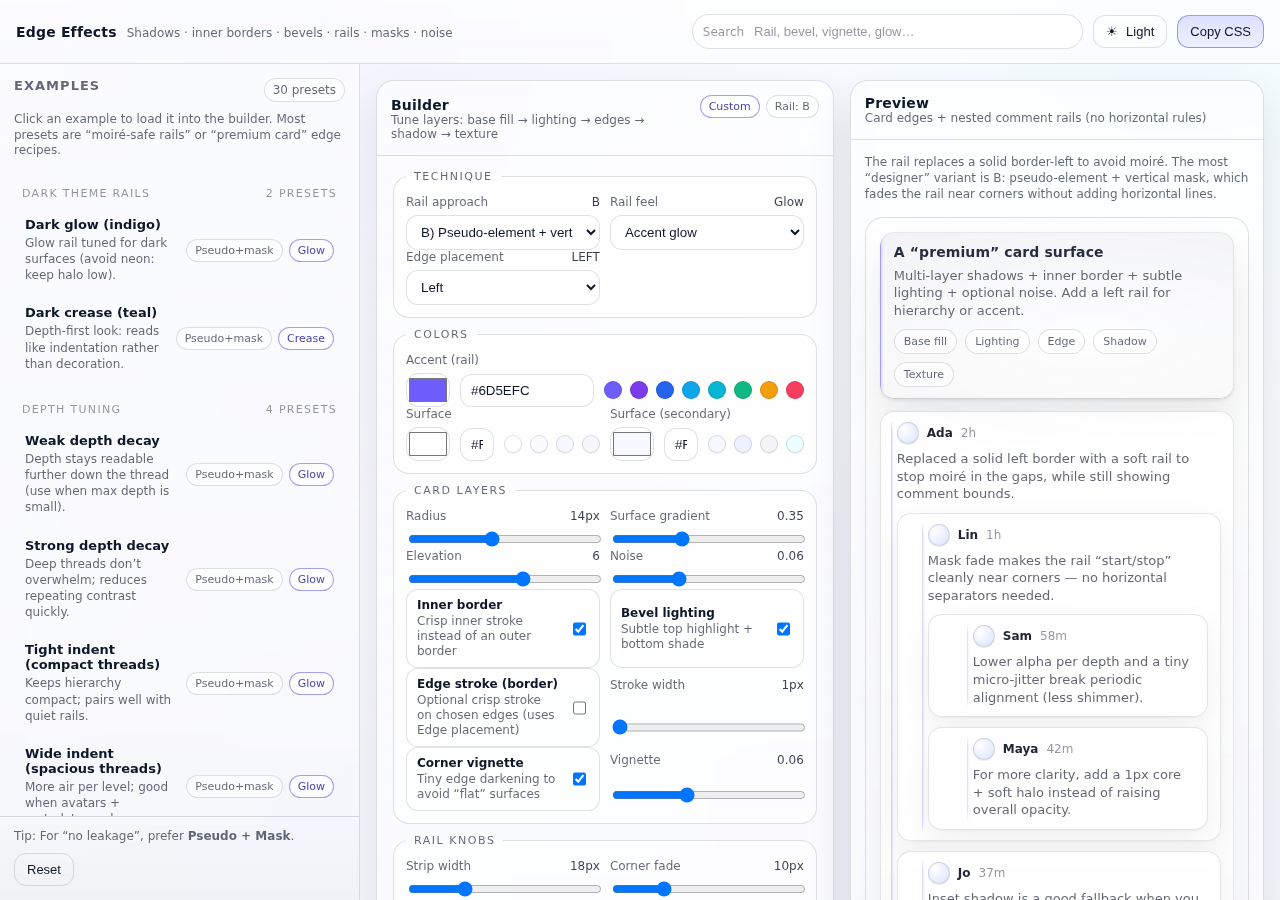
<file: edge-effects.html>
<!doctype html>
<html lang="en">
  <head>
    <meta charset="utf-8" />
    <meta name="viewport" content="width=device-width, initial-scale=1" />
    <title>Edge Effects — gradients, rails, bevels, masks, noise</title>
    <style>
      :root {
        color-scheme: light;

        /* Theme tokens (light defaults) */
        --page-bg: #f6f7fb;
        --page-bg-2: #ffffff;
        --panel: rgba(255, 255, 255, 0.75);
        --panel-2: rgba(255, 255, 255, 0.62);
        --text: #0f172a;
        --muted: rgba(15, 23, 42, 0.65);
        --muted-2: rgba(15, 23, 42, 0.45);
        --border: rgba(2, 6, 23, 0.12);
        --border-strong: rgba(2, 6, 23, 0.18);
        --shadow: rgba(2, 6, 23, 0.12);
        --shadow-2: rgba(2, 6, 23, 0.1);
        --accent: #6d5efc;
        --accent-2: #00c2ff;
        --ok: #16a34a;
        --warn: #f59e0b;

        /* Builder variables (set by JS via CSS vars) */
        --fx-radius: 14px;
        --fx-pad-x: 14px;
        --fx-pad-y: 12px;
        --fx-elev-tight-y: 1px;
        --fx-elev-tight-blur: 2px;
        --fx-elev-soft-y: 18px;
        --fx-elev-soft-blur: 46px;
        --fx-elev-tight-a: 0.06;
        --fx-elev-soft-a: 0.09;

        --fx-surface: #ffffff;
        --fx-surface-2: #f7f8ff;
        --fx-surface-grad: 0.35; /* 0..1 */

        --fx-inner-border-on: 1;
        --fx-inner-border-color: rgba(2, 6, 23, 0.08);
        --fx-top-hi-on: 1;
        --fx-top-hi-color: rgba(255, 255, 255, 0.75);
        --fx-bottom-sh-on: 1;
        --fx-bottom-sh-color: rgba(2, 6, 23, 0.1);

        --fx-noise-on: 1;
        --fx-noise-strength: 0.06; /* 0..0.18 works */

        --fx-vignette-on: 1;
        --fx-vignette-a: 0.06; /* used directly as alpha */
        --fx-vignette-focus: 0.62; /* 0..1 */

        /* Rail (vertical hierarchy indicator) */
        --rail-mode: b; /* a inset-shadow, b pseudo+mask, c background layer */
        --rail-feel: glow; /* glow | crease */

        --rail-accent: rgba(109, 94, 252, 0.62);
        --rail-core: rgba(109, 94, 252, 0.78);
        --rail-halo: rgba(109, 94, 252, 0.24);
        --rail-core-w: 1px;
        --rail-total-w: 4px;
        --rail-strip-w: 18px; /* width of the effect area to the right */
        --rail-x: 10px;
        --rail-fade: 10px;
        --rail-blur: 0.35px;
        --rail-jitter: 0px;

        --rail-depth-step: 14px;
        --rail-alpha-base: 0.52;
        --rail-alpha-decay: 0.09;
        --rail-max-depth: 5;

        /* Edge placement + border stroke (used on .fx-card/.edge-card) */
        --edge-stroke-on: 0;
        --edge-stroke-w: 1px;
        --edge-stroke-color: rgba(2, 6, 23, 0.14);

        /* Comment layout */
        --comment-gap: 10px;
        --comment-bg: rgba(255, 255, 255, 0.86);
        --comment-bg-2: rgba(255, 255, 255, 0.62);
        --comment-border: rgba(2, 6, 23, 0.1);
        --comment-title: rgba(2, 6, 23, 0.88);
        --comment-body: rgba(2, 6, 23, 0.62);

        /* Code blocks */
        --code-bg: rgba(2, 6, 23, 0.06);
        --code-border: rgba(2, 6, 23, 0.12);
      }

      [data-theme="dark"] {
        color-scheme: dark;

        --page-bg: #070a13;
        --page-bg-2: #0b1020;
        --panel: rgba(11, 16, 32, 0.72);
        --panel-2: rgba(11, 16, 32, 0.58);
        --text: rgba(236, 242, 255, 0.92);
        --muted: rgba(236, 242, 255, 0.64);
        --muted-2: rgba(236, 242, 255, 0.44);
        --border: rgba(236, 242, 255, 0.12);
        --border-strong: rgba(236, 242, 255, 0.18);
        --shadow: rgba(0, 0, 0, 0.55);
        --shadow-2: rgba(0, 0, 0, 0.4);

        --fx-surface: #0d1326;
        --fx-surface-2: #0b1020;
        --fx-inner-border-color: rgba(236, 242, 255, 0.1);
        --fx-top-hi-color: rgba(255, 255, 255, 0.1);
        --fx-bottom-sh-color: rgba(0, 0, 0, 0.35);

        --comment-bg: rgba(11, 16, 32, 0.78);
        --comment-bg-2: rgba(11, 16, 32, 0.58);
        --comment-border: rgba(236, 242, 255, 0.12);
        --comment-title: rgba(236, 242, 255, 0.92);
        --comment-body: rgba(236, 242, 255, 0.68);

        --code-bg: rgba(0, 0, 0, 0.3);
        --code-border: rgba(236, 242, 255, 0.12);

        --edge-stroke-color: rgba(236, 242, 255, 0.16);
      }

      * {
        box-sizing: border-box;
      }

      html,
      body {
        height: 100%;
      }

      body {
        margin: 0;
        font-family: system-ui, -apple-system, Segoe UI, Roboto, Inter,
          "Helvetica Neue", Arial, "Noto Sans", "Apple Color Emoji",
          "Segoe UI Emoji", "Segoe UI Symbol";
        color: var(--text);
        background: radial-gradient(
            1200px 900px at 18% 4%,
            color-mix(in oklab, var(--page-bg-2) 92%, var(--accent) 8%) 0%,
            transparent 64%
          ),
          radial-gradient(
            1100px 900px at 92% 0%,
            color-mix(in oklab, var(--page-bg-2) 92%, var(--accent-2) 8%) 0%,
            transparent 58%
          ),
          radial-gradient(
            1100px 1000px at 64% 90%,
            color-mix(in oklab, var(--page-bg-2) 94%, var(--accent) 6%) 0%,
            transparent 66%
          ),
          linear-gradient(180deg, var(--page-bg-2), var(--page-bg));
      }

      a {
        color: inherit;
      }

      .app {
        height: 100%;
        display: grid;
        grid-template-rows: auto 1fr;
      }

      .topbar {
        position: sticky;
        top: 0;
        z-index: 10;
        display: flex;
        align-items: center;
        justify-content: space-between;
        gap: 12px;
        padding: 14px 16px;
        border-bottom: 1px solid var(--border);
        background: linear-gradient(
          180deg,
          color-mix(in oklab, var(--panel) 95%, transparent 5%),
          color-mix(in oklab, var(--panel-2) 92%, transparent 8%)
        );
        backdrop-filter: blur(10px) saturate(1.12);
      }

      .brand {
        display: flex;
        align-items: baseline;
        gap: 10px;
        min-width: 260px;
      }

      .brand-title {
        font-size: 14px;
        margin: 0;
        font-weight: 720;
        letter-spacing: 0.18px;
      }

      .brand-sub {
        font-size: 12px;
        color: var(--muted);
        margin: 0;
        white-space: nowrap;
      }

      .top-actions {
        display: flex;
        align-items: center;
        gap: 10px;
        flex-wrap: wrap;
        justify-content: flex-end;
      }

      .pill {
        display: inline-flex;
        align-items: center;
        gap: 8px;
        padding: 8px 10px;
        border-radius: 999px;
        border: 1px solid var(--border);
        background: color-mix(in oklab, var(--panel) 80%, transparent 20%);
        backdrop-filter: blur(10px) saturate(1.12);
      }

      .pill input[type="search"] {
        width: 320px;
        max-width: 52vw;
        border: none;
        outline: none;
        background: transparent;
        color: var(--text);
        font-size: 13px;
      }

      .pill input[type="search"]::placeholder {
        color: var(--muted-2);
      }

      .btn {
        appearance: none;
        border: 1px solid var(--border);
        background: linear-gradient(
          180deg,
          color-mix(in oklab, var(--panel) 82%, transparent 18%),
          color-mix(in oklab, var(--panel-2) 78%, transparent 22%)
        );
        color: var(--text);
        padding: 9px 12px;
        border-radius: 12px;
        cursor: pointer;
        transition: transform 0.05s ease, border-color 0.15s ease,
          background 0.15s ease;
        font-size: 13px;
        line-height: 1;
        user-select: none;
        display: inline-flex;
        align-items: center;
        gap: 8px;
      }

      .btn:hover {
        border-color: var(--border-strong);
      }

      .btn:active {
        transform: translateY(1px);
      }

      .btn.primary {
        border-color: color-mix(in oklab, var(--accent) 50%, var(--border));
        background: linear-gradient(
          180deg,
          color-mix(in oklab, var(--accent) 20%, var(--panel)),
          color-mix(in oklab, var(--accent) 10%, var(--panel-2))
        );
      }

      .btn.ghost {
        background: transparent;
      }

      .layout {
        display: grid;
        grid-template-columns: 360px minmax(0, 1fr);
        min-height: 0;
      }

      @media (max-width: 1060px) {
        .layout {
          grid-template-columns: 1fr;
        }
      }

      .sidebar {
        min-height: 0;
        border-right: 1px solid var(--border);
        background: linear-gradient(
          180deg,
          color-mix(in oklab, var(--panel) 82%, transparent 18%),
          transparent
        );
        backdrop-filter: blur(10px) saturate(1.05);
      }

      @media (max-width: 1060px) {
        .sidebar {
          border-right: none;
          border-bottom: 1px solid var(--border);
        }
      }

      .sidebar-inner {
        height: 100%;
        display: grid;
        grid-template-rows: auto auto 1fr auto;
        min-height: 0;
      }

      .sidebar-head {
        padding: 14px 14px 10px;
        display: flex;
        align-items: flex-start;
        justify-content: space-between;
        gap: 10px;
      }

      .sidebar-head h2 {
        margin: 0;
        font-size: 13px;
        letter-spacing: 0.08em;
        text-transform: uppercase;
        color: var(--muted);
      }

      .sidebar-head .count {
        font-size: 12px;
        color: var(--muted);
        border: 1px solid var(--border);
        border-radius: 999px;
        padding: 4px 8px;
        background: color-mix(in oklab, var(--panel) 70%, transparent 30%);
      }

      .sidebar-sub {
        padding: 0 14px 12px;
        display: flex;
        gap: 10px;
        align-items: center;
      }

      .sidebar-sub .small {
        font-size: 12px;
        color: var(--muted);
        line-height: 1.3;
      }

      .example-list {
        padding: 0 10px 12px;
        overflow: auto;
      }

      .example-group {
        margin: 10px 0 14px;
        padding: 0 4px;
      }

      .example-group-title {
        font-size: 11px;
        text-transform: uppercase;
        letter-spacing: 0.12em;
        color: var(--muted-2);
        padding: 6px 8px;
        display: flex;
        align-items: center;
        justify-content: space-between;
        gap: 10px;
      }

      .example {
        display: grid;
        grid-template-columns: 1fr auto;
        gap: 10px;
        align-items: center;
        padding: 10px 10px;
        border-radius: 14px;
        border: 1px solid transparent;
        cursor: pointer;
        background: transparent;
        transition: background 0.12s ease, border-color 0.12s ease,
          transform 0.06s ease;
      }

      .example:hover {
        background: color-mix(in oklab, var(--panel) 72%, transparent 28%);
        border-color: var(--border);
      }

      .example:active {
        transform: translateY(1px);
      }

      .example[data-active="true"] {
        background: color-mix(in oklab, var(--panel) 82%, transparent 18%);
        border-color: color-mix(in oklab, var(--accent) 35%, var(--border));
        box-shadow: 0 0 0 1px
          color-mix(in oklab, var(--accent) 30%, transparent) inset;
      }

      .example-title {
        font-size: 13px;
        font-weight: 650;
        color: var(--text);
        margin: 0;
      }

      .example-desc {
        font-size: 12px;
        color: var(--muted);
        margin: 3px 0 0;
        line-height: 1.35;
      }

      .chips {
        display: flex;
        gap: 6px;
        align-items: center;
      }

      .chip {
        font-size: 11px;
        padding: 4px 8px;
        border-radius: 999px;
        border: 1px solid var(--border);
        background: color-mix(in oklab, var(--panel) 72%, transparent 28%);
        color: var(--muted);
        white-space: nowrap;
      }

      .chip.accent {
        border-color: color-mix(in oklab, var(--accent) 50%, var(--border));
        color: color-mix(in oklab, var(--accent) 65%, var(--text));
      }

      .sidebar-foot {
        padding: 12px 14px 14px;
        border-top: 1px solid var(--border);
        display: flex;
        gap: 10px;
        align-items: center;
        justify-content: space-between;
        flex-wrap: wrap;
        background: linear-gradient(180deg, transparent, rgba(0, 0, 0, 0.02));
      }

      .sidebar-foot .hint {
        font-size: 12px;
        color: var(--muted);
      }

      .main {
        min-height: 0;
        overflow: auto;
        padding: 16px;
      }

      .grid {
        display: grid;
        grid-template-columns: minmax(0, 1.05fr) minmax(0, 0.95fr);
        gap: 16px;
        align-items: start;
      }

      @media (max-width: 1060px) {
        .grid {
          grid-template-columns: 1fr;
        }
      }

      .panel {
        border: 1px solid var(--border);
        border-radius: 18px;
        background: linear-gradient(
          180deg,
          color-mix(in oklab, var(--panel) 88%, transparent 12%),
          color-mix(in oklab, var(--panel-2) 84%, transparent 16%)
        );
        backdrop-filter: blur(10px) saturate(1.08);
        box-shadow: 0 18px 44px var(--shadow-2);
        overflow: clip;
      }

      .panel-header {
        padding: 14px 14px;
        border-bottom: 1px solid var(--border);
        display: flex;
        align-items: baseline;
        justify-content: space-between;
        gap: 12px;
      }

      .panel-header h2 {
        margin: 0;
        font-size: 14px;
        font-weight: 720;
        letter-spacing: 0.18px;
      }

      .panel-header .sub {
        font-size: 12px;
        color: var(--muted);
      }

      .panel-body {
        padding: 14px;
      }

      .controls {
        display: grid;
        grid-template-columns: 1fr;
        gap: 10px;
      }

      .fieldset {
        border: 1px solid var(--border);
        border-radius: 16px;
        padding: 12px;
        background: color-mix(in oklab, var(--panel) 70%, transparent 30%);
      }

      .fieldset > legend {
        padding: 0 8px;
        font-size: 11px;
        letter-spacing: 0.14em;
        text-transform: uppercase;
        color: var(--muted);
      }

      .row {
        display: grid;
        grid-template-columns: 1fr 1fr;
        gap: 10px;
      }

      @media (max-width: 520px) {
        .row {
          grid-template-columns: 1fr;
        }
      }

      .field {
        display: grid;
        grid-template-columns: 1fr;
        gap: 6px;
      }

      .field label {
        font-size: 12px;
        color: var(--muted);
        display: flex;
        align-items: center;
        justify-content: space-between;
        gap: 10px;
      }

      .field label .value {
        font-variant-numeric: tabular-nums;
        color: var(--text);
        opacity: 0.82;
      }

      input[type="range"] {
        width: 100%;
      }

      input[type="number"],
      input[type="text"],
      select {
        width: 100%;
        padding: 8px 10px;
        border-radius: 12px;
        border: 1px solid var(--border);
        background: color-mix(in oklab, var(--panel) 72%, transparent 28%);
        color: var(--text);
        outline: none;
      }

      input[type="number"]:focus,
      input[type="text"]:focus,
      select:focus {
        border-color: color-mix(in oklab, var(--accent) 40%, var(--border));
        box-shadow: 0 0 0 3px
          color-mix(in oklab, var(--accent) 16%, transparent);
      }

      .toggle {
        display: flex;
        align-items: center;
        justify-content: space-between;
        gap: 10px;
        padding: 8px 10px;
        border-radius: 12px;
        border: 1px solid var(--border);
        background: color-mix(in oklab, var(--panel) 70%, transparent 30%);
      }

      .toggle .meta {
        display: flex;
        flex-direction: column;
        gap: 2px;
        min-width: 0;
      }

      .toggle .meta .t {
        font-size: 12px;
        color: var(--text);
        font-weight: 650;
      }

      .toggle .meta .d {
        font-size: 12px;
        color: var(--muted);
        line-height: 1.25;
      }

      .toggle input {
        width: 18px;
        height: 18px;
      }

      .color-row {
        display: grid;
        grid-template-columns: 1fr auto;
        gap: 10px;
        align-items: center;
      }

      .color-row .color {
        display: grid;
        grid-template-columns: auto 1fr;
        gap: 10px;
        align-items: center;
      }

      input[type="color"] {
        width: 44px;
        height: 34px;
        border-radius: 12px;
        border: 1px solid var(--border);
        background: transparent;
        padding: 0;
        overflow: hidden;
        cursor: pointer;
      }

      .swatches {
        display: flex;
        gap: 8px;
        flex-wrap: wrap;
        justify-content: flex-end;
      }

      .swatch {
        width: 18px;
        height: 18px;
        border-radius: 999px;
        border: 1px solid var(--border);
        cursor: pointer;
        box-shadow: 0 1px 1px rgba(0, 0, 0, 0.05);
      }

      .stage {
        display: grid;
        gap: 14px;
      }

      .stage-grid {
        display: grid;
        grid-template-columns: 1fr;
        gap: 14px;
      }

      .stage-note {
        font-size: 12px;
        color: var(--muted);
        line-height: 1.35;
      }

      .stage-surface {
        border-radius: 18px;
        border: 1px solid var(--border);
        background: radial-gradient(
            900px 420px at 30% 0%,
            color-mix(in oklab, var(--panel) 78%, transparent 22%) 0%,
            transparent 64%
          ),
          radial-gradient(
            900px 420px at 80% 20%,
            color-mix(in oklab, var(--panel) 76%, transparent 24%) 0%,
            transparent 60%
          ),
          linear-gradient(
            180deg,
            color-mix(in oklab, var(--panel) 60%, transparent 40%),
            transparent
          );
        padding: 14px;
      }

      /* ===== Generated preview element ===== */
      .fx-card,
      .edge-card {
        position: relative;
        border-radius: var(--fx-radius);
        padding: var(--fx-pad-y) var(--fx-pad-x);
        background:
          /* Edge stroke (optional; controlled by --edge-stroke-on + data-edge) */
            linear-gradient(
                to right,
                color-mix(
                  in oklab,
                  transparent,
                  var(--edge-stroke-color)
                    calc(var(--edge-stroke-on) * var(--edge-l) * 100%)
                ),
                rgba(0, 0, 0, 0)
              )
              left / var(--edge-stroke-w) 100% no-repeat,
          linear-gradient(
              to left,
              color-mix(
                in oklab,
                transparent,
                var(--edge-stroke-color)
                  calc(var(--edge-stroke-on) * var(--edge-r) * 100%)
              ),
              rgba(0, 0, 0, 0)
            )
            right / var(--edge-stroke-w) 100% no-repeat,
          linear-gradient(
              to bottom,
              color-mix(
                in oklab,
                transparent,
                var(--edge-stroke-color)
                  calc(var(--edge-stroke-on) * var(--edge-t) * 100%)
              ),
              rgba(0, 0, 0, 0)
            )
            top / 100% var(--edge-stroke-w) no-repeat,
          linear-gradient(
              to top,
              color-mix(
                in oklab,
                transparent,
                var(--edge-stroke-color)
                  calc(var(--edge-stroke-on) * var(--edge-b) * 100%)
              ),
              rgba(0, 0, 0, 0)
            )
            bottom / 100% var(--edge-stroke-w) no-repeat,
          radial-gradient(
            140% 120% at 60% calc(var(--fx-vignette-focus) * 100%),
            rgba(255, 255, 255, 0) 0%,
            rgba(2, 6, 23, calc(var(--fx-vignette-on) * var(--fx-vignette-a)))
              100%
          ),
          linear-gradient(
            180deg,
            color-mix(
              in oklab,
              var(--fx-surface) calc((1 - var(--fx-surface-grad)) * 100%),
              var(--fx-surface-2) calc(var(--fx-surface-grad) * 100%)
            ),
            var(--fx-surface)
          )
          padding-box;
        overflow: hidden; /* needed for masked pseudo rail + noise */

        /* Multi-layer contact shadow + optional inner layers */
        box-shadow:
          /* contact */
          0 var(--fx-elev-tight-y) var(--fx-elev-tight-blur)
            rgba(2, 6, 23, var(--fx-elev-tight-a)),
          /* lift */
          0 var(--fx-elev-soft-y) var(--fx-elev-soft-blur)
            rgba(2, 6, 23, var(--fx-elev-soft-a)),
          /* inner border */
          inset 0 0 0 calc(1px * var(--fx-inner-border-on))
            var(--fx-inner-border-color),
          /* top highlight */
          inset 0 calc(1px * var(--fx-top-hi-on)) 0 var(--fx-top-hi-color),
          /* bottom shade */
          inset 0 calc(-1px * var(--fx-bottom-sh-on)) 0
            var(--fx-bottom-sh-color);
      }

      /* Edge placement (applies to rail techniques A/B/C on cards) */
      .fx-card,
      .edge-card {
        /* left-only default to match existing presets */
        --edge-l: 1;
        --edge-r: 0;
        --edge-t: 0;
        --edge-b: 0;
      }
      .fx-card[data-edge="left"],
      .edge-card[data-edge="left"] {
        --edge-l: 1;
        --edge-r: 0;
        --edge-t: 0;
        --edge-b: 0;
      }
      .fx-card[data-edge="right"],
      .edge-card[data-edge="right"] {
        --edge-l: 0;
        --edge-r: 1;
        --edge-t: 0;
        --edge-b: 0;
      }
      .fx-card[data-edge="top"],
      .edge-card[data-edge="top"] {
        --edge-l: 0;
        --edge-r: 0;
        --edge-t: 1;
        --edge-b: 0;
      }
      .fx-card[data-edge="bottom"],
      .edge-card[data-edge="bottom"] {
        --edge-l: 0;
        --edge-r: 0;
        --edge-t: 0;
        --edge-b: 1;
      }
      .fx-card[data-edge="lr"],
      .edge-card[data-edge="lr"] {
        --edge-l: 1;
        --edge-r: 1;
        --edge-t: 0;
        --edge-b: 0;
      }
      .fx-card[data-edge="tb"],
      .edge-card[data-edge="tb"] {
        --edge-l: 0;
        --edge-r: 0;
        --edge-t: 1;
        --edge-b: 1;
      }
      .fx-card[data-edge="all"],
      .edge-card[data-edge="all"] {
        --edge-l: 1;
        --edge-r: 1;
        --edge-t: 1;
        --edge-b: 1;
      }

      .fx-card .fx-title,
      .edge-card .fx-title {
        margin: 0;
        font-size: 14px;
        font-weight: 720;
        letter-spacing: 0.1px;
        color: color-mix(in oklab, var(--text) 90%, transparent);
      }

      .fx-card .fx-body,
      .edge-card .fx-body {
        margin: 7px 0 0;
        font-size: 13px;
        line-height: 1.35;
        color: var(--muted);
      }

      .fx-card .fx-meta,
      .edge-card .fx-meta {
        display: flex;
        gap: 8px;
        flex-wrap: wrap;
        margin-top: 10px;
      }

      .fx-badge {
        font-size: 11px;
        padding: 5px 9px;
        border-radius: 999px;
        border: 1px solid var(--border);
        background: color-mix(in oklab, var(--panel) 70%, transparent 30%);
        color: var(--muted);
      }

      /* Noise overlay (no external assets) */
      .fx-card::after,
      .edge-card::after {
        content: "";
        position: absolute;
        inset: 0;
        pointer-events: none;
        opacity: calc(var(--fx-noise-on) * var(--fx-noise-strength));
        mix-blend-mode: overlay;
        background-image:
          radial-gradient(circle at 12% 18%, rgba(0, 0, 0, 0.45) 1px, transparent
              1px),
          radial-gradient(circle at 62% 68%, rgba(0, 0, 0, 0.35) 1px, transparent
              1px),
          radial-gradient(circle at 32% 52%, rgba(255, 255, 255, 0.55) 1px,
              transparent 1px),
          radial-gradient(circle at 78% 26%, rgba(255, 255, 255, 0.45) 1px,
              transparent 1px);
        background-size: 18px 18px, 22px 22px, 26px 26px, 30px 30px;
        filter: contrast(0.9) saturate(0.9);
      }

      /* ===== Rail techniques for the fx card ===== */
      .fx-card[data-rail="a"],
      .edge-card[data-rail="a"] {
        box-shadow:
          0 var(--fx-elev-tight-y) var(--fx-elev-tight-blur)
            rgba(2, 6, 23, var(--fx-elev-tight-a)),
          0 var(--fx-elev-soft-y) var(--fx-elev-soft-blur)
            rgba(2, 6, 23, var(--fx-elev-soft-a)),
          /* soft left edge (inset) */
          inset 12px 0 18px -22px var(--rail-accent),
          inset 0 0 0 calc(1px * var(--fx-inner-border-on))
            var(--fx-inner-border-color),
          inset 0 calc(1px * var(--fx-top-hi-on)) 0 var(--fx-top-hi-color),
          inset 0 calc(-1px * var(--fx-bottom-sh-on)) 0
            var(--fx-bottom-sh-color);
      }

      .fx-card[data-rail="a"][data-edge="right"],
      .edge-card[data-rail="a"][data-edge="right"] {
        box-shadow:
          0 var(--fx-elev-tight-y) var(--fx-elev-tight-blur)
            rgba(2, 6, 23, var(--fx-elev-tight-a)),
          0 var(--fx-elev-soft-y) var(--fx-elev-soft-blur)
            rgba(2, 6, 23, var(--fx-elev-soft-a)),
          /* soft right edge (inset) */
          inset -12px 0 18px -22px var(--rail-accent),
          inset 0 0 0 calc(1px * var(--fx-inner-border-on))
            var(--fx-inner-border-color),
          inset 0 calc(1px * var(--fx-top-hi-on)) 0 var(--fx-top-hi-color),
          inset 0 calc(-1px * var(--fx-bottom-sh-on)) 0
            var(--fx-bottom-sh-color);
      }

      .fx-card[data-rail="a"][data-edge="top"],
      .edge-card[data-rail="a"][data-edge="top"] {
        box-shadow:
          0 var(--fx-elev-tight-y) var(--fx-elev-tight-blur)
            rgba(2, 6, 23, var(--fx-elev-tight-a)),
          0 var(--fx-elev-soft-y) var(--fx-elev-soft-blur)
            rgba(2, 6, 23, var(--fx-elev-soft-a)),
          /* soft top edge (inset) */
          inset 0 12px 18px -22px var(--rail-accent),
          inset 0 0 0 calc(1px * var(--fx-inner-border-on))
            var(--fx-inner-border-color),
          inset 0 calc(1px * var(--fx-top-hi-on)) 0 var(--fx-top-hi-color),
          inset 0 calc(-1px * var(--fx-bottom-sh-on)) 0
            var(--fx-bottom-sh-color);
      }

      .fx-card[data-rail="a"][data-edge="bottom"],
      .edge-card[data-rail="a"][data-edge="bottom"] {
        box-shadow:
          0 var(--fx-elev-tight-y) var(--fx-elev-tight-blur)
            rgba(2, 6, 23, var(--fx-elev-tight-a)),
          0 var(--fx-elev-soft-y) var(--fx-elev-soft-blur)
            rgba(2, 6, 23, var(--fx-elev-soft-a)),
          /* soft bottom edge (inset) */
          inset 0 -12px 18px -22px var(--rail-accent),
          inset 0 0 0 calc(1px * var(--fx-inner-border-on))
            var(--fx-inner-border-color),
          inset 0 calc(1px * var(--fx-top-hi-on)) 0 var(--fx-top-hi-color),
          inset 0 calc(-1px * var(--fx-bottom-sh-on)) 0
            var(--fx-bottom-sh-color);
      }

      .fx-card[data-rail="a"][data-edge="lr"],
      .edge-card[data-rail="a"][data-edge="lr"] {
        box-shadow:
          0 var(--fx-elev-tight-y) var(--fx-elev-tight-blur)
            rgba(2, 6, 23, var(--fx-elev-tight-a)),
          0 var(--fx-elev-soft-y) var(--fx-elev-soft-blur)
            rgba(2, 6, 23, var(--fx-elev-soft-a)),
          inset 12px 0 18px -22px var(--rail-accent),
          inset -12px 0 18px -22px var(--rail-accent),
          inset 0 0 0 calc(1px * var(--fx-inner-border-on))
            var(--fx-inner-border-color),
          inset 0 calc(1px * var(--fx-top-hi-on)) 0 var(--fx-top-hi-color),
          inset 0 calc(-1px * var(--fx-bottom-sh-on)) 0
            var(--fx-bottom-sh-color);
      }

      .fx-card[data-rail="a"][data-edge="tb"],
      .edge-card[data-rail="a"][data-edge="tb"] {
        box-shadow:
          0 var(--fx-elev-tight-y) var(--fx-elev-tight-blur)
            rgba(2, 6, 23, var(--fx-elev-tight-a)),
          0 var(--fx-elev-soft-y) var(--fx-elev-soft-blur)
            rgba(2, 6, 23, var(--fx-elev-soft-a)),
          inset 0 12px 18px -22px var(--rail-accent),
          inset 0 -12px 18px -22px var(--rail-accent),
          inset 0 0 0 calc(1px * var(--fx-inner-border-on))
            var(--fx-inner-border-color),
          inset 0 calc(1px * var(--fx-top-hi-on)) 0 var(--fx-top-hi-color),
          inset 0 calc(-1px * var(--fx-bottom-sh-on)) 0
            var(--fx-bottom-sh-color);
      }

      .fx-card[data-rail="a"][data-edge="all"],
      .edge-card[data-rail="a"][data-edge="all"] {
        box-shadow:
          0 var(--fx-elev-tight-y) var(--fx-elev-tight-blur)
            rgba(2, 6, 23, var(--fx-elev-tight-a)),
          0 var(--fx-elev-soft-y) var(--fx-elev-soft-blur)
            rgba(2, 6, 23, var(--fx-elev-soft-a)),
          inset 12px 0 18px -22px var(--rail-accent),
          inset -12px 0 18px -22px var(--rail-accent),
          inset 0 12px 18px -22px var(--rail-accent),
          inset 0 -12px 18px -22px var(--rail-accent),
          inset 0 0 0 calc(1px * var(--fx-inner-border-on))
            var(--fx-inner-border-color),
          inset 0 calc(1px * var(--fx-top-hi-on)) 0 var(--fx-top-hi-color),
          inset 0 calc(-1px * var(--fx-bottom-sh-on)) 0
            var(--fx-bottom-sh-color);
      }

      .fx-card[data-rail="c"],
      .edge-card[data-rail="c"] {
        background:
          /* edge strips */
            linear-gradient(
              to right,
              color-mix(
                in oklab,
                transparent,
                var(--rail-halo) calc(var(--edge-l) * 100%)
              ),
              rgba(0, 0, 0, 0) 72%
            )
            left / var(--rail-strip-w) 100% no-repeat,
          linear-gradient(
              to left,
              color-mix(
                in oklab,
                transparent,
                var(--rail-halo) calc(var(--edge-r) * 100%)
              ),
              rgba(0, 0, 0, 0) 72%
            )
            right / var(--rail-strip-w) 100% no-repeat,
          linear-gradient(
              to bottom,
              color-mix(
                in oklab,
                transparent,
                var(--rail-halo) calc(var(--edge-t) * 100%)
              ),
              rgba(0, 0, 0, 0) 72%
            )
            top / 100% var(--rail-strip-w) no-repeat,
          linear-gradient(
              to top,
              color-mix(
                in oklab,
                transparent,
                var(--rail-halo) calc(var(--edge-b) * 100%)
              ),
              rgba(0, 0, 0, 0) 72%
            )
            bottom / 100% var(--rail-strip-w) no-repeat,
          radial-gradient(
            140% 120% at 60% calc(var(--fx-vignette-focus) * 100%),
            rgba(255, 255, 255, 0) 0%,
            rgba(2, 6, 23, calc(var(--fx-vignette-on) * var(--fx-vignette-a)))
              100%
          ),
          linear-gradient(
              180deg,
              color-mix(
                in oklab,
                var(--fx-surface) calc((1 - var(--fx-surface-grad)) * 100%),
                var(--fx-surface-2) calc(var(--fx-surface-grad) * 100%)
              ),
              var(--fx-surface)
            )
            padding-box;
      }

      .fx-card[data-rail="b"]::before,
      .edge-card[data-rail="b"]::before {
        content: "";
        position: absolute;
        inset: 0;
        pointer-events: none;
        border-radius: inherit;

        /* a thin core + halo that reads like a border but stays soft */
        background:
          /* left */
            linear-gradient(
                to right,
                color-mix(
                  in oklab,
                  transparent,
                  var(--rail-core) calc(var(--edge-l) * 100%)
                ),
                rgba(0, 0, 0, 0)
              )
              0 0 / var(--rail-core-w) 100% no-repeat,
          linear-gradient(
              to right,
              color-mix(
                in oklab,
                transparent,
                var(--rail-halo) calc(var(--edge-l) * 100%)
              ),
              rgba(0, 0, 0, 0)
            )
            0 0 / var(--rail-total-w) 100% no-repeat,
          /* right */
            linear-gradient(
                to left,
                color-mix(
                  in oklab,
                  transparent,
                  var(--rail-core) calc(var(--edge-r) * 100%)
                ),
                rgba(0, 0, 0, 0)
              )
              100% 0 / var(--rail-core-w) 100% no-repeat,
          linear-gradient(
              to left,
              color-mix(
                in oklab,
                transparent,
                var(--rail-halo) calc(var(--edge-r) * 100%)
              ),
              rgba(0, 0, 0, 0)
            )
            100% 0 / var(--rail-total-w) 100% no-repeat,
          /* top */
            linear-gradient(
                to bottom,
                color-mix(
                  in oklab,
                  transparent,
                  var(--rail-core) calc(var(--edge-t) * 100%)
                ),
                rgba(0, 0, 0, 0)
              )
              0 0 / 100% var(--rail-core-w) no-repeat,
          linear-gradient(
              to bottom,
              color-mix(
                in oklab,
                transparent,
                var(--rail-halo) calc(var(--edge-t) * 100%)
              ),
              rgba(0, 0, 0, 0)
            )
            0 0 / 100% var(--rail-total-w) no-repeat,
          /* bottom */
            linear-gradient(
                to top,
                color-mix(
                  in oklab,
                  transparent,
                  var(--rail-core) calc(var(--edge-b) * 100%)
                ),
                rgba(0, 0, 0, 0)
              )
              0 100% / 100% var(--rail-core-w) no-repeat,
          linear-gradient(
              to top,
              color-mix(
                in oklab,
                transparent,
                var(--rail-halo) calc(var(--edge-b) * 100%)
              ),
              rgba(0, 0, 0, 0)
            )
            0 100% / 100% var(--rail-total-w) no-repeat;
        filter: blur(var(--rail-blur));

        -webkit-mask-image: linear-gradient(
          to bottom,
          transparent,
          black var(--rail-fade),
          black calc(100% - var(--rail-fade)),
          transparent
        );
        mask-image: linear-gradient(
          to bottom,
          transparent,
          black var(--rail-fade),
          black calc(100% - var(--rail-fade)),
          transparent
        );
      }

      /* If the effect is top/bottom only, fade near left/right corners instead. */
      .fx-card[data-rail="b"][data-edge="top"]::before,
      .edge-card[data-rail="b"][data-edge="top"]::before,
      .fx-card[data-rail="b"][data-edge="bottom"]::before,
      .edge-card[data-rail="b"][data-edge="bottom"]::before,
      .fx-card[data-rail="b"][data-edge="tb"]::before,
      .edge-card[data-rail="b"][data-edge="tb"]::before {
        -webkit-mask-image: linear-gradient(
          to right,
          transparent,
          black var(--rail-fade),
          black calc(100% - var(--rail-fade)),
          transparent
        );
        mask-image: linear-gradient(
          to right,
          transparent,
          black var(--rail-fade),
          black calc(100% - var(--rail-fade)),
          transparent
        );
      }

      /* ===== Nested comment demo ===== */
      .thread {
        display: grid;
        gap: var(--comment-gap);
      }

      .comment {
        position: relative;
        border-radius: var(--fx-radius);
        padding: 10px 12px 10px 16px;
        background: linear-gradient(
          180deg,
          var(--comment-bg),
          var(--comment-bg-2)
        );
        border: 1px solid var(--comment-border);
        overflow: hidden;
        box-shadow:
          0 1px 1px rgba(2, 6, 23, 0.04),
          0 12px 34px rgba(2, 6, 23, 0.06);
      }

      .comment .who {
        display: flex;
        align-items: center;
        gap: 8px;
        margin-bottom: 6px;
      }

      .avatar {
        width: 22px;
        height: 22px;
        border-radius: 999px;
        background: radial-gradient(circle at 30% 30%, #ffffff, #dbe3ff);
        border: 1px solid var(--border);
        box-shadow: 0 1px 1px rgba(0, 0, 0, 0.08);
        flex: 0 0 auto;
      }

      [data-theme="dark"] .avatar {
        background: radial-gradient(circle at 30% 30%, #1c2b55, #0b1020);
        box-shadow: 0 1px 1px rgba(0, 0, 0, 0.45);
      }

      .who .name {
        font-weight: 700;
        font-size: 12px;
        color: var(--comment-title);
      }

      .who .time {
        font-size: 12px;
        color: var(--muted-2);
      }

      .comment .text {
        font-size: 13px;
        color: var(--comment-body);
        line-height: 1.35;
      }

      .replies {
        display: grid;
        gap: var(--comment-gap);
        margin-top: var(--comment-gap);
      }

      /* Rail application on comments (matches the conversation “no leakage” recipe) */
      .comment[data-rail="b"]::before {
        content: "";
        position: absolute;
        top: 8px;
        bottom: 8px;
        left: calc(var(--rail-x) + var(--rail-jitter));
        width: var(--rail-strip-w);
        pointer-events: none;
        filter: blur(var(--rail-blur));

        background:
          /* core */
            linear-gradient(
                to right,
                var(--rail-core-local, var(--rail-core)),
                rgba(0, 0, 0, 0)
              )
              0 0 / var(--rail-core-w) 100% no-repeat,
          /* halo */
            linear-gradient(
                to right,
                var(--rail-halo-local, var(--rail-halo)),
                rgba(0, 0, 0, 0)
              )
              0 0 / var(--rail-total-w) 100% no-repeat;

        -webkit-mask-image: linear-gradient(
          to bottom,
          transparent,
          black var(--rail-fade),
          black calc(100% - var(--rail-fade)),
          transparent
        );
        mask-image: linear-gradient(
          to bottom,
          transparent,
          black var(--rail-fade),
          black calc(100% - var(--rail-fade)),
          transparent
        );
      }

      .comment[data-rail="a"] {
        /* inset: cannot leak outside, but no explicit top/bottom fade */
        box-shadow:
          0 1px 1px rgba(2, 6, 23, 0.04),
          0 12px 34px rgba(2, 6, 23, 0.06),
          inset 12px 0 18px -22px var(--rail-accent);
      }

      .comment[data-rail="c"] {
        background:
          linear-gradient(
              to right,
              var(--rail-halo),
              rgba(0, 0, 0, 0) 72%
            )
            left / var(--rail-strip-w) 100% no-repeat,
          linear-gradient(
            180deg,
            var(--comment-bg),
            var(--comment-bg-2)
          );
      }

      /* Depth system: each comment has a --depth; used to move rail + reduce alpha */
      .comment {
        --depth: 0;
        padding-left: calc(16px + (var(--depth) * var(--rail-depth-step)));
      }

      .comment::before {
        /* per-depth small shift to break moiré; values set by JS */
        content: "";
      }

      .comment[data-depth="0"] {
        --depth: 0;
      }
      .comment[data-depth="1"] {
        --depth: 1;
      }
      .comment[data-depth="2"] {
        --depth: 2;
      }
      .comment[data-depth="3"] {
        --depth: 3;
      }
      .comment[data-depth="4"] {
        --depth: 4;
      }
      .comment[data-depth="5"] {
        --depth: 5;
      }

      .comment[data-rail="b"]::before {
        left: calc(
          var(--rail-x) + (var(--depth) * var(--rail-depth-step)) +
            var(--rail-jitter-local, var(--rail-jitter))
        );
      }

      .comment[data-rail="a"],
      .comment[data-rail="c"] {
        /* shift background/visual rail via padding; keep simple */
        content: "";
      }

      /* ===== Output / code ===== */
      pre {
        margin: 0;
        padding: 12px;
        border-radius: 14px;
        border: 1px solid var(--code-border);
        background: var(--code-bg);
        overflow: auto;
        max-height: 360px;
        overscroll-behavior: contain;
        font-family: ui-monospace, SFMono-Regular, Menlo, Monaco, Consolas,
          "Liberation Mono", "Courier New", monospace;
        font-size: 12px;
        line-height: 1.45;
      }

      .code-actions {
        display: flex;
        gap: 10px;
        flex-wrap: wrap;
        margin-top: 10px;
        justify-content: space-between;
      }

      .toast {
        position: fixed;
        left: 50%;
        bottom: 18px;
        transform: translateX(-50%);
        padding: 10px 12px;
        border-radius: 999px;
        border: 1px solid var(--border);
        background: color-mix(in oklab, var(--panel) 88%, transparent 12%);
        backdrop-filter: blur(10px) saturate(1.12);
        box-shadow: 0 18px 44px var(--shadow);
        font-size: 12px;
        color: var(--text);
        opacity: 0;
        pointer-events: none;
        transition: opacity 0.18s ease, transform 0.18s ease;
      }

      .toast[data-on="true"] {
        opacity: 1;
        transform: translateX(-50%) translateY(-2px);
      }

      .divider {
        height: 1px;
        background: var(--border);
        margin: 12px 0;
      }

      .doc {
        margin-top: 16px;
        padding: 14px 14px;
        border-radius: 18px;
        border: 1px solid var(--border);
        background: color-mix(in oklab, var(--panel) 70%, transparent 30%);
      }

      .doc h3 {
        margin: 0 0 8px;
        font-size: 14px;
        font-weight: 740;
      }

      .doc p {
        margin: 6px 0;
        color: var(--muted);
        line-height: 1.45;
        font-size: 13px;
      }

      .doc ul {
        margin: 8px 0 0;
        padding-left: 18px;
        color: var(--muted);
        font-size: 13px;
        line-height: 1.5;
      }
    </style>
  </head>
  <body data-theme="light">
    <div class="app">
      <header class="topbar">
        <div class="brand">
          <h1 class="brand-title">Edge Effects</h1>
          <p class="brand-sub">
            Shadows · inner borders · bevels · rails · masks · noise
          </p>
        </div>

        <div class="top-actions">
          <div class="pill" title="Filter examples by name or tags">
            <span style="color: var(--muted-2); font-size: 12px">Search</span>
            <input
              id="exampleSearch"
              type="search"
              placeholder="Rail, bevel, vignette, glow…"
              autocomplete="off"
            />
          </div>
          <button id="themeBtn" class="btn" type="button">
            <span id="themeIcon" aria-hidden="true">☀︎</span>
            <span id="themeLabel">Light</span>
          </button>
          <button id="copyCssTop" class="btn primary" type="button">
            Copy CSS
          </button>
        </div>
      </header>

      <div class="layout">
        <aside class="sidebar">
          <div class="sidebar-inner">
            <div class="sidebar-head">
              <h2>Examples</h2>
              <div class="count" id="exampleCount">0</div>
            </div>
            <div class="sidebar-sub">
              <div class="small">
                Click an example to load it into the builder. Most presets are
                “moiré‑safe rails” or “premium card” edge recipes.
              </div>
            </div>
            <div class="example-list" id="exampleList" aria-live="polite"></div>
            <div class="sidebar-foot">
              <div class="hint">
                Tip: For “no leakage”, prefer <b>Pseudo + Mask</b>.
              </div>
              <button id="resetBtn" class="btn ghost" type="button">
                Reset
              </button>
            </div>
          </div>
        </aside>

        <main class="main">
          <div class="grid">
            <section class="panel">
              <div class="panel-header">
                <div>
                  <h2>Builder</h2>
                  <div class="sub">
                    Tune layers: base fill → lighting → edges → shadow → texture
                  </div>
                </div>
                <div class="chips">
                  <span class="chip accent" id="activeExampleChip">Custom</span>
                  <span class="chip" id="activeTechniqueChip">Rail: B</span>
                </div>
              </div>
              <div class="panel-body">
                <form class="controls" id="controls" autocomplete="off">
                  <fieldset class="fieldset">
                    <legend>Technique</legend>
                    <div class="row">
                      <div class="field">
                        <label for="railMode">
                          Rail approach
                          <span class="value" id="railModeVal"></span>
                        </label>
                        <select id="railMode">
                          <option value="b">
                            B) Pseudo-element + vertical mask (best)
                          </option>
                          <option value="a">A) Inset shadow (simple)</option>
                          <option value="c">
                            C) Background strip (no pseudo)
                          </option>
                        </select>
                      </div>
                      <div class="field">
                        <label for="railFeel">
                          Rail feel
                          <span class="value" id="railFeelVal"></span>
                        </label>
                        <select id="railFeel">
                          <option value="glow">Accent glow</option>
                          <option value="crease">Depth crease</option>
                        </select>
                      </div>
                    </div>
                    <div class="row">
                      <div class="field">
                        <label for="edgePlacement">
                          Edge placement
                          <span class="value" id="edgePlacementVal"></span>
                        </label>
                        <select id="edgePlacement">
                          <option value="left">Left</option>
                          <option value="right">Right</option>
                          <option value="top">Top</option>
                          <option value="bottom">Bottom</option>
                          <option value="lr">Left + right</option>
                          <option value="tb">Top + bottom</option>
                          <option value="all">All edges</option>
                        </select>
                      </div>
                    </div>
                  </fieldset>

                  <fieldset class="fieldset">
                    <legend>Colors</legend>
                    <div class="field">
                      <label>Accent (rail)</label>
                      <div class="color-row">
                        <div class="color">
                          <input id="accentColor" type="color" value="#6d5efc" />
                          <input
                            id="accentText"
                            type="text"
                            value="#6D5EFC"
                            spellcheck="false"
                          />
                        </div>
                        <div class="swatches" id="accentSwatches"></div>
                      </div>
                    </div>

                    <div class="row">
                      <div class="field">
                        <label>Surface</label>
                        <div class="color-row">
                          <div class="color">
                            <input
                              id="surfaceColor"
                              type="color"
                              value="#ffffff"
                            />
                            <input
                              id="surfaceText"
                              type="text"
                              value="#FFFFFF"
                              spellcheck="false"
                            />
                          </div>
                          <div class="swatches" id="surfaceSwatches"></div>
                        </div>
                      </div>

                      <div class="field">
                        <label>Surface (secondary)</label>
                        <div class="color-row">
                          <div class="color">
                            <input
                              id="surface2Color"
                              type="color"
                              value="#f7f8ff"
                            />
                            <input
                              id="surface2Text"
                              type="text"
                              value="#F7F8FF"
                              spellcheck="false"
                            />
                          </div>
                          <div class="swatches" id="surface2Swatches"></div>
                        </div>
                      </div>
                    </div>
                  </fieldset>

                  <fieldset class="fieldset">
                    <legend>Card layers</legend>
                    <div class="row">
                      <div class="field">
                        <label for="radius"
                          >Radius <span class="value" id="radiusVal"></span
                        ></label>
                        <input
                          id="radius"
                          type="range"
                          min="8"
                          max="22"
                          step="1"
                          value="14"
                        />
                      </div>
                      <div class="field">
                        <label for="surfaceGrad"
                          >Surface gradient
                          <span class="value" id="surfaceGradVal"></span
                        ></label>
                        <input
                          id="surfaceGrad"
                          type="range"
                          min="0"
                          max="1"
                          step="0.01"
                          value="0.35"
                        />
                      </div>
                    </div>

                    <div class="row">
                      <div class="field">
                        <label for="elev"
                          >Elevation <span class="value" id="elevVal"></span
                        ></label>
                        <input
                          id="elev"
                          type="range"
                          min="0"
                          max="10"
                          step="1"
                          value="6"
                        />
                      </div>
                      <div class="field">
                        <label for="noise"
                          >Noise <span class="value" id="noiseVal"></span
                        ></label>
                        <input
                          id="noise"
                          type="range"
                          min="0"
                          max="0.18"
                          step="0.01"
                          value="0.06"
                        />
                      </div>
                    </div>

                    <div class="row">
                      <div class="toggle">
                        <div class="meta">
                          <div class="t">Inner border</div>
                          <div class="d">
                            Crisp inner stroke instead of an outer border
                          </div>
                        </div>
                        <input id="innerBorderOn" type="checkbox" checked />
                      </div>
                      <div class="toggle">
                        <div class="meta">
                          <div class="t">Bevel lighting</div>
                          <div class="d">Subtle top highlight + bottom shade</div>
                        </div>
                        <input id="bevelOn" type="checkbox" checked />
                      </div>
                    </div>

                    <div class="row">
                      <div class="toggle">
                        <div class="meta">
                          <div class="t">Edge stroke (border)</div>
                          <div class="d">
                            Optional crisp stroke on chosen edges (uses Edge
                            placement)
                          </div>
                        </div>
                        <input id="edgeStrokeOn" type="checkbox" />
                      </div>
                      <div class="field">
                        <label for="edgeStrokeW"
                          >Stroke width
                          <span class="value" id="edgeStrokeWVal"></span
                        ></label>
                        <input
                          id="edgeStrokeW"
                          type="range"
                          min="1"
                          max="3"
                          step="1"
                          value="1"
                        />
                      </div>
                    </div>

                    <div class="row">
                      <div class="toggle">
                        <div class="meta">
                          <div class="t">Corner vignette</div>
                          <div class="d">
                            Tiny edge darkening to avoid “flat” surfaces
                          </div>
                        </div>
                        <input id="vignetteOn" type="checkbox" checked />
                      </div>
                      <div class="field">
                        <label for="vignette"
                          >Vignette
                          <span class="value" id="vignetteVal"></span
                        ></label>
                        <input
                          id="vignette"
                          type="range"
                          min="0"
                          max="0.16"
                          step="0.01"
                          value="0.06"
                        />
                      </div>
                    </div>
                  </fieldset>

                  <fieldset class="fieldset">
                    <legend>Rail knobs</legend>
                    <div class="row">
                      <div class="field">
                        <label for="railStripW"
                          >Strip width
                          <span class="value" id="railStripWVal"></span
                        ></label>
                        <input
                          id="railStripW"
                          type="range"
                          min="12"
                          max="34"
                          step="1"
                          value="18"
                        />
                      </div>
                      <div class="field">
                        <label for="railFade"
                          >Corner fade
                          <span class="value" id="railFadeVal"></span
                        ></label>
                        <input
                          id="railFade"
                          type="range"
                          min="6"
                          max="22"
                          step="1"
                          value="10"
                        />
                      </div>
                    </div>
                    <div class="row">
                      <div class="field">
                        <label for="railCoreW"
                          >Core width
                          <span class="value" id="railCoreWVal"></span
                        ></label>
                        <input
                          id="railCoreW"
                          type="range"
                          min="1"
                          max="2"
                          step="1"
                          value="1"
                        />
                      </div>
                      <div class="field">
                        <label for="railTotalW"
                          >Halo width
                          <span class="value" id="railTotalWVal"></span
                        ></label>
                        <input
                          id="railTotalW"
                          type="range"
                          min="2"
                          max="8"
                          step="1"
                          value="4"
                        />
                      </div>
                    </div>
                    <div class="row">
                      <div class="field">
                        <label for="railBlur"
                          >Softness
                          <span class="value" id="railBlurVal"></span
                        ></label>
                        <input
                          id="railBlur"
                          type="range"
                          min="0"
                          max="1.4"
                          step="0.05"
                          value="0.35"
                        />
                      </div>
                      <div class="field">
                        <label for="railX"
                          >Rail X
                          <span class="value" id="railXVal"></span
                        ></label>
                        <input
                          id="railX"
                          type="range"
                          min="6"
                          max="18"
                          step="1"
                          value="10"
                        />
                      </div>
                    </div>
                    <div class="row">
                      <div class="field">
                        <label for="depthStep"
                          >Depth indent
                          <span class="value" id="depthStepVal"></span
                        ></label>
                        <input
                          id="depthStep"
                          type="range"
                          min="10"
                          max="18"
                          step="1"
                          value="14"
                        />
                      </div>
                      <div class="field">
                        <label for="jitter"
                          >Micro-jitter
                          <span class="value" id="jitterVal"></span
                        ></label>
                        <input
                          id="jitter"
                          type="range"
                          min="0"
                          max="2"
                          step="0.25"
                          value="0"
                        />
                      </div>
                    </div>

                    <div class="row">
                      <div class="field">
                        <label for="alphaBase"
                          >Depth alpha base
                          <span class="value" id="alphaBaseVal"></span
                        ></label>
                        <input
                          id="alphaBase"
                          type="range"
                          min="0.2"
                          max="0.8"
                          step="0.01"
                          value="0.52"
                        />
                      </div>
                      <div class="field">
                        <label for="alphaDecay"
                          >Depth alpha decay
                          <span class="value" id="alphaDecayVal"></span
                        ></label>
                        <input
                          id="alphaDecay"
                          type="range"
                          min="0"
                          max="0.18"
                          step="0.01"
                          value="0.09"
                        />
                      </div>
                    </div>
                  </fieldset>
                </form>
              </div>
            </section>

            <section class="panel">
              <div class="panel-header">
                <div>
                  <h2>Preview</h2>
                  <div class="sub">
                    Card edges + nested comment rails (no horizontal rules)
                  </div>
                </div>
              </div>
              <div class="panel-body">
                <div class="stage">
                  <div class="stage-note">
                    The rail replaces a solid border-left to avoid moiré. The
                    most “designer” variant is B: pseudo-element + vertical
                    mask, which fades the rail near corners without adding
                    horizontal lines.
                  </div>
                  <div class="stage-surface">
                    <div
                      id="cardPreview"
                      class="fx-card edge-card"
                      data-rail="b"
                      aria-label="Card preview"
                    >
                      <h3 class="fx-title">A “premium” card surface</h3>
                      <p class="fx-body">
                        Multi-layer shadows + inner border + subtle lighting +
                        optional noise. Add a left rail for hierarchy or accent.
                      </p>
                      <div class="fx-meta">
                        <span class="fx-badge">Base fill</span>
                        <span class="fx-badge">Lighting</span>
                        <span class="fx-badge">Edge</span>
                        <span class="fx-badge">Shadow</span>
                        <span class="fx-badge">Texture</span>
                      </div>
                    </div>

                    <div style="height: 12px"></div>

                    <div class="thread" id="threadPreview">
                      <div class="comment" data-rail="b" data-depth="0">
                        <div class="who">
                          <span class="avatar" aria-hidden="true"></span>
                          <span class="name">Ada</span>
                          <span class="time">2h</span>
                        </div>
                        <div class="text">
                          Replaced a solid left border with a soft rail to stop
                          moiré in the gaps, while still showing comment bounds.
                        </div>
                        <div class="replies">
                          <div class="comment" data-rail="b" data-depth="1">
                            <div class="who">
                              <span class="avatar" aria-hidden="true"></span>
                              <span class="name">Lin</span>
                              <span class="time">1h</span>
                            </div>
                            <div class="text">
                              Mask fade makes the rail “start/stop” cleanly near
                              corners — no horizontal separators needed.
                            </div>
                            <div class="replies">
                              <div class="comment" data-rail="b" data-depth="2">
                                <div class="who">
                                  <span class="avatar" aria-hidden="true"></span>
                                  <span class="name">Sam</span>
                                  <span class="time">58m</span>
                                </div>
                                <div class="text">
                                  Lower alpha per depth and a tiny micro-jitter
                                  break periodic alignment (less shimmer).
                                </div>
                              </div>
                              <div class="comment" data-rail="b" data-depth="2">
                                <div class="who">
                                  <span class="avatar" aria-hidden="true"></span>
                                  <span class="name">Maya</span>
                                  <span class="time">42m</span>
                                </div>
                                <div class="text">
                                  For more clarity, add a 1px core + soft halo
                                  instead of raising overall opacity.
                                </div>
                              </div>
                            </div>
                          </div>
                          <div class="comment" data-rail="b" data-depth="1">
                            <div class="who">
                              <span class="avatar" aria-hidden="true"></span>
                              <span class="name">Jo</span>
                              <span class="time">37m</span>
                            </div>
                            <div class="text">
                              Inset shadow is a good fallback when you don’t
                              want pseudo-elements.
                            </div>
                          </div>
                        </div>
                      </div>
                    </div>
                  </div>
                </div>
              </div>
            </section>
          </div>

          <section class="panel" style="margin-top: 16px">
            <div class="panel-header">
              <div>
                <h2>Generated CSS</h2>
                <div class="sub">
                  Copy/pasteable recipe: rails + card layers + knobs as vars
                </div>
              </div>
            </div>
            <div class="panel-body">
              <pre><code id="cssOut">/* generating… */</code></pre>
              <div class="code-actions">
                <div style="display: flex; gap: 10px; flex-wrap: wrap">
                  <button id="copyCss" class="btn primary" type="button">
                    Copy CSS
                  </button>
                  <button id="copyHtml" class="btn" type="button">
                    Copy HTML snippet
                  </button>
                </div>
                <button id="exportPreset" class="btn" type="button">
                  Copy as preset JSON
                </button>
              </div>
            </div>
          </section>

          <section class="doc">
            <h3>Mental model: style in layers</h3>
            <p>
              Most “premium UI” surfaces are made of tiny, controllable layers:
              base fill, surface lighting, edge treatment, contact shadow, and a
              whisper of noise for texture (reduces banding).
            </p>
            <ul>
              <li>
                Prefer <b>inner borders</b> (inset shadows) over borders to avoid
                seams.
              </li>
              <li>
                For one-edge effects, decide: should it wrap corners, or fade
                near corners?
              </li>
              <li>
                To remove moiré, reduce contrast and add micro-variation (alpha,
                width, or slight offsets).
              </li>
            </ul>
          </section>
        </main>
      </div>
    </div>

    <div id="toast" class="toast" role="status" aria-live="polite"></div>

    <script>
      // -----------------------------
      //  Small utilities
      // -----------------------------
      function clamp(n, lo, hi) {
        return Math.max(lo, Math.min(hi, n));
      }
      function fmt(n, digits = 2) {
        const x = Number(n);
        if (!Number.isFinite(x)) return String(n);
        return x.toFixed(digits).replace(/\.00$/, "");
      }
      function normalizeHex(hex) {
        let s = String(hex || "").trim();
        if (!s.startsWith("#")) s = "#" + s;
        s = s.toUpperCase();
        if (/^#[0-9A-F]{3}$/.test(s)) {
          s =
            "#" +
            s[1] +
            s[1] +
            s[2] +
            s[2] +
            s[3] +
            s[3];
        }
        if (!/^#[0-9A-F]{6}$/.test(s)) return null;
        return s;
      }
      function hexToRgb(hex) {
        const s = normalizeHex(hex);
        if (!s) return null;
        const r = parseInt(s.slice(1, 3), 16);
        const g = parseInt(s.slice(3, 5), 16);
        const b = parseInt(s.slice(5, 7), 16);
        return { r, g, b };
      }
      function rgbaFromHex(hex, a) {
        const rgb = hexToRgb(hex);
        if (!rgb) return null;
        const alpha = clamp(Number(a), 0, 1);
        return `rgba(${rgb.r}, ${rgb.g}, ${rgb.b}, ${fmt(alpha, 3)})`;
      }
      async function copyText(text) {
        try {
          await navigator.clipboard.writeText(text);
          return true;
        } catch {
          // fallback
          const ta = document.createElement("textarea");
          ta.value = text;
          ta.setAttribute("readonly", "true");
          ta.style.position = "fixed";
          ta.style.left = "-9999px";
          document.body.appendChild(ta);
          ta.select();
          document.execCommand("copy");
          ta.remove();
          return true;
        }
      }
      let toastTimer = null;
      function toast(msg) {
        const el = document.getElementById("toast");
        el.textContent = msg;
        el.dataset.on = "true";
        if (toastTimer) clearTimeout(toastTimer);
        toastTimer = setTimeout(() => {
          el.dataset.on = "false";
        }, 900);
      }

      // -----------------------------
      //  Builder state
      // -----------------------------
      const DEFAULT_STATE = {
        theme: "light",

        railMode: "b",
        railFeel: "glow",
        edgePlacement: "left",

        accentHex: "#6D5EFC",
        surfaceHex: "#FFFFFF",
        surface2Hex: "#F7F8FF",

        radius: 14,
        surfaceGrad: 0.35,
        elev: 6,
        noise: 0.06,
        vignetteOn: true,
        vignette: 0.06,
        innerBorderOn: true,
        bevelOn: true,
        edgeStrokeOn: false,
        edgeStrokeW: 1,

        railStripW: 18,
        railFade: 10,
        railCoreW: 1,
        railTotalW: 4,
        railBlur: 0.35,
        railX: 10,
        depthStep: 14,
        jitter: 0,
        alphaBase: 0.52,
        alphaDecay: 0.09,
      };

      let state = { ...DEFAULT_STATE };
      let activeExampleId = "custom";

      const PRESETS = [
        // Rails (moiré-safe)
        {
          id: "rail-mask-balanced",
          group: "Moiré-safe rails",
          name: "Balanced rail (mask fade)",
          desc: "Clear vertical indicator, soft core+halo, corner fade, no leakage.",
          tags: ["rail", "mask", "pseudo", "comments", "no-leakage"],
          patch: {
            railMode: "b",
            railFeel: "glow",
            accentHex: "#6D5EFC",
            railStripW: 18,
            railFade: 10,
            railCoreW: 1,
            railTotalW: 4,
            railBlur: 0.35,
            railX: 10,
            depthStep: 14,
            jitter: 0.5,
            alphaBase: 0.56,
            alphaDecay: 0.09,
            noise: 0.06,
            elev: 6,
            vignetteOn: true,
            vignette: 0.06,
          },
        },
        {
          id: "rail-mask-quiet",
          group: "Moiré-safe rails",
          name: "Quiet rail (very low contrast)",
          desc: "A minimal rail that reads via width, not alpha (good for dense threads).",
          tags: ["rail", "mask", "subtle", "hierarchy"],
          patch: {
            railMode: "b",
            railFeel: "glow",
            accentHex: "#6474FF",
            railStripW: 16,
            railFade: 12,
            railCoreW: 1,
            railTotalW: 3,
            railBlur: 0.35,
            railX: 10,
            depthStep: 13,
            jitter: 1,
            alphaBase: 0.5,
            alphaDecay: 0.1,
            elev: 4,
            noise: 0.05,
            vignetteOn: true,
            vignette: 0.05,
          },
        },
        {
          id: "rail-mask-bold",
          group: "Moiré-safe rails",
          name: "Bold rail (still soft)",
          desc: "More presence without harshness: thicker halo + slightly higher core.",
          tags: ["rail", "mask", "strong", "accent"],
          patch: {
            railMode: "b",
            railFeel: "glow",
            accentHex: "#7C3AED",
            railStripW: 22,
            railFade: 10,
            railCoreW: 2,
            railTotalW: 6,
            railBlur: 0.4,
            railX: 9,
            depthStep: 14,
            jitter: 0.75,
            alphaBase: 0.62,
            alphaDecay: 0.1,
            elev: 6,
            noise: 0.06,
            vignetteOn: true,
            vignette: 0.07,
          },
        },
        {
          id: "rail-crease",
          group: "Moiré-safe rails",
          name: "Depth crease (not a glow)",
          desc: "Reads like indentation depth / occlusion. Works well in dark mode too.",
          tags: ["rail", "crease", "shadow", "depth"],
          patch: {
            railMode: "b",
            railFeel: "crease",
            accentHex: "#0EA5E9",
            railStripW: 20,
            railFade: 12,
            railCoreW: 1,
            railTotalW: 5,
            railBlur: 0.45,
            railX: 10,
            depthStep: 14,
            jitter: 0.75,
            alphaBase: 0.56,
            alphaDecay: 0.11,
            elev: 5,
            noise: 0.05,
            vignetteOn: true,
            vignette: 0.06,
          },
        },
        {
          id: "rail-inset-simple",
          group: "Moiré-safe rails",
          name: "Inset rail (simple fallback)",
          desc: "No pseudo-elements. Inset shadow can’t leak outside, but has no corner fade.",
          tags: ["rail", "inset", "simple", "no-pseudo"],
          patch: {
            railMode: "a",
            railFeel: "glow",
            accentHex: "#6D5EFC",
            railStripW: 18,
            railFade: 10,
            railCoreW: 1,
            railTotalW: 4,
            railBlur: 0.35,
            railX: 10,
            jitter: 0.5,
            alphaBase: 0.56,
            alphaDecay: 0.09,
            elev: 5,
            noise: 0.06,
            vignetteOn: true,
            vignette: 0.06,
          },
        },
        {
          id: "rail-background-strip",
          group: "Moiré-safe rails",
          name: "Background strip (no pseudo)",
          desc: "Zero extra layers; paints a left strip as a background layer.",
          tags: ["rail", "background", "gradient"],
          patch: {
            railMode: "c",
            railFeel: "glow",
            accentHex: "#6D5EFC",
            railStripW: 18,
            railFade: 10,
            railCoreW: 1,
            railTotalW: 4,
            railBlur: 0.35,
            railX: 10,
            jitter: 0,
            alphaBase: 0.56,
            alphaDecay: 0.09,
            elev: 6,
            noise: 0.06,
            vignetteOn: true,
            vignette: 0.06,
          },
        },

        // Cards / surfaces
        {
          id: "card-crisp",
          group: "Premium cards",
          name: "Crisp inner stroke",
          desc: "Inner 1px border, subtle surface gradient, clean lift.",
          tags: ["card", "inner-border", "shadow", "clean"],
          patch: {
            railMode: "b",
            accentHex: "#5B7CFF",
            radius: 14,
            surfaceGrad: 0.28,
            elev: 6,
            noise: 0.05,
            vignetteOn: true,
            vignette: 0.05,
            innerBorderOn: true,
            bevelOn: true,
            railStripW: 16,
            railFade: 12,
            railTotalW: 3,
            alphaBase: 0.54,
            alphaDecay: 0.09,
          },
        },
        {
          id: "card-soft-lift",
          group: "Premium cards",
          name: "Soft lift",
          desc: "More blur, less contrast — ideal for “quiet” UIs.",
          tags: ["card", "shadow", "soft"],
          patch: {
            elev: 8,
            noise: 0.06,
            vignetteOn: true,
            vignette: 0.07,
            innerBorderOn: true,
            bevelOn: false,
            surfaceGrad: 0.22,
            railMode: "b",
            railStripW: 14,
            railTotalW: 3,
            railFade: 14,
            railBlur: 0.4,
            alphaBase: 0.48,
            alphaDecay: 0.1,
          },
        },
        {
          id: "card-bevel",
          group: "Premium cards",
          name: "Inset bevel",
          desc: "Lighting (top highlight + bottom shade) makes a surface feel designed.",
          tags: ["card", "bevel", "lighting"],
          patch: {
            bevelOn: true,
            innerBorderOn: true,
            surfaceGrad: 0.5,
            noise: 0.06,
            vignetteOn: true,
            vignette: 0.06,
            elev: 6,
            accentHex: "#00C2FF",
            railMode: "b",
            railStripW: 18,
            railTotalW: 5,
            alphaBase: 0.54,
            alphaDecay: 0.09,
          },
        },
        {
          id: "card-dark-friendly",
          group: "Premium cards",
          name: "Dark-friendly preset",
          desc: "Switch to dark mode; this preset keeps rails readable without glow overload.",
          tags: ["card", "dark", "rail"],
          patch: {
            theme: "dark",
            railMode: "b",
            railFeel: "crease",
            accentHex: "#38BDF8",
            elev: 7,
            noise: 0.07,
            vignetteOn: true,
            vignette: 0.08,
            railStripW: 20,
            railFade: 12,
            railBlur: 0.5,
            jitter: 0.75,
            alphaBase: 0.54,
            alphaDecay: 0.11,
          },
        },

        // Quick palettes (fun but practical)
        {
          id: "palette-emerald",
          group: "Quick palettes",
          name: "Emerald accent",
          desc: "Fresh green rail with a calm surface.",
          tags: ["palette", "accent", "green"],
          patch: {
            accentHex: "#10B981",
            railFeel: "glow",
            railMode: "b",
            railStripW: 18,
            railTotalW: 4,
            railFade: 12,
            jitter: 0.75,
            alphaBase: 0.54,
            alphaDecay: 0.1,
            surfaceHex: "#FFFFFF",
            surface2Hex: "#F1FFF9",
            surfaceGrad: 0.34,
            vignetteOn: true,
            vignette: 0.05,
            elev: 6,
            noise: 0.06,
          },
        },
        {
          id: "palette-amber",
          group: "Quick palettes",
          name: "Amber highlight",
          desc: "Warm rail that still avoids harsh contrast.",
          tags: ["palette", "accent", "amber"],
          patch: {
            accentHex: "#F59E0B",
            railFeel: "glow",
            railMode: "b",
            railStripW: 20,
            railTotalW: 5,
            railFade: 12,
            jitter: 0.75,
            alphaBase: 0.56,
            alphaDecay: 0.1,
            surfaceHex: "#FFFFFF",
            surface2Hex: "#FFF8E6",
            surfaceGrad: 0.36,
            vignetteOn: true,
            vignette: 0.05,
            elev: 6,
            noise: 0.06,
          },
        },
        {
          id: "palette-rose",
          group: "Quick palettes",
          name: "Rose accent",
          desc: "A punchy rail, softened with halo + mask fade.",
          tags: ["palette", "accent", "rose"],
          patch: {
            accentHex: "#F43F5E",
            railFeel: "glow",
            railMode: "b",
            railStripW: 22,
            railTotalW: 6,
            railFade: 10,
            jitter: 0.75,
            alphaBase: 0.58,
            alphaDecay: 0.1,
            surfaceHex: "#FFFFFF",
            surface2Hex: "#FFF5F7",
            surfaceGrad: 0.34,
            vignetteOn: true,
            vignette: 0.06,
            elev: 6,
            noise: 0.06,
          },
        },
        {
          id: "palette-cyan",
          group: "Quick palettes",
          name: "Cyan “product UI”",
          desc: "Crisp cyan rail; great for dashboards and devtools.",
          tags: ["palette", "accent", "cyan"],
          patch: {
            accentHex: "#06B6D4",
            railFeel: "crease",
            railMode: "b",
            railStripW: 18,
            railTotalW: 4,
            railFade: 12,
            jitter: 0.75,
            alphaBase: 0.52,
            alphaDecay: 0.1,
            surfaceHex: "#FFFFFF",
            surface2Hex: "#ECFEFF",
            surfaceGrad: 0.32,
            vignetteOn: true,
            vignette: 0.05,
            elev: 6,
            noise: 0.06,
          },
        },

        // Rail variations (shape & corner behavior)
        {
          id: "rail-hairline",
          group: "Rail variations",
          name: "Hairline core (very crisp)",
          desc: "Reads like a border-left but feathered; best when you want clarity.",
          tags: ["rail", "hairline", "core", "mask"],
          patch: {
            railMode: "b",
            railFeel: "glow",
            railCoreW: 1,
            railTotalW: 2,
            railStripW: 14,
            railBlur: 0.2,
            railFade: 10,
            jitter: 0.5,
            alphaBase: 0.6,
            alphaDecay: 0.1,
          },
        },
        {
          id: "rail-halo-wide",
          group: "Rail variations",
          name: "Wide halo (soft perimeter)",
          desc: "Extra softness without increasing contrast; great for moiré-heavy layouts.",
          tags: ["rail", "halo", "soft", "mask"],
          patch: {
            railMode: "b",
            railFeel: "glow",
            railCoreW: 1,
            railTotalW: 8,
            railStripW: 28,
            railBlur: 0.55,
            railFade: 12,
            jitter: 1,
            alphaBase: 0.54,
            alphaDecay: 0.1,
          },
        },
        {
          id: "rail-short-caps",
          group: "Rail variations",
          name: "Short corner fade (snappy start/stop)",
          desc: "Fades quickly near corners; feels more “bounded” without horizontals.",
          tags: ["rail", "mask", "corners"],
          patch: {
            railMode: "b",
            railStripW: 18,
            railFade: 6,
            railBlur: 0.35,
            jitter: 0.75,
            alphaBase: 0.56,
            alphaDecay: 0.1,
          },
        },
        {
          id: "rail-long-caps",
          group: "Rail variations",
          name: "Long corner fade (extra gentle)",
          desc: "Very smooth near corners; good for large radii and airy cards.",
          tags: ["rail", "mask", "corners", "soft"],
          patch: {
            railMode: "b",
            railStripW: 20,
            railFade: 20,
            railBlur: 0.45,
            jitter: 0.75,
            alphaBase: 0.52,
            alphaDecay: 0.1,
          },
        },
        {
          id: "rail-no-jitter",
          group: "Rail variations",
          name: "No jitter (perfect alignment)",
          desc: "Sometimes you want the clean grid; keep alpha low to avoid shimmer.",
          tags: ["rail", "aligned", "no-jitter"],
          patch: {
            railMode: "b",
            railStripW: 18,
            railFade: 12,
            jitter: 0,
            alphaBase: 0.46,
            alphaDecay: 0.1,
          },
        },

        // Depth tuning (moiré control)
        {
          id: "depth-decay-weak",
          group: "Depth tuning",
          name: "Weak depth decay",
          desc: "Depth stays readable further down the thread (use when max depth is small).",
          tags: ["depth", "alpha", "hierarchy"],
          patch: {
            railMode: "b",
            alphaBase: 0.58,
            alphaDecay: 0.04,
            jitter: 0.75,
            depthStep: 14,
          },
        },
        {
          id: "depth-decay-strong",
          group: "Depth tuning",
          name: "Strong depth decay",
          desc: "Deep threads don’t overwhelm; reduces repeating contrast quickly.",
          tags: ["depth", "alpha", "moiré"],
          patch: {
            railMode: "b",
            alphaBase: 0.58,
            alphaDecay: 0.16,
            jitter: 1,
            depthStep: 14,
          },
        },
        {
          id: "depth-tight-indent",
          group: "Depth tuning",
          name: "Tight indent (compact threads)",
          desc: "Keeps hierarchy compact; pairs well with quiet rails.",
          tags: ["depth", "indent", "compact"],
          patch: {
            railMode: "b",
            depthStep: 11,
            railStripW: 16,
            railTotalW: 3,
            alphaBase: 0.5,
            alphaDecay: 0.1,
            jitter: 0.75,
          },
        },
        {
          id: "depth-wide-indent",
          group: "Depth tuning",
          name: "Wide indent (spacious threads)",
          desc: "More air per level; good when avatars + metadata are busy.",
          tags: ["depth", "indent", "spacious"],
          patch: {
            railMode: "b",
            depthStep: 18,
            railStripW: 20,
            railTotalW: 5,
            alphaBase: 0.52,
            alphaDecay: 0.1,
            jitter: 0.75,
          },
        },

        // Shadow stacks
        {
          id: "shadow-tight",
          group: "Shadow stacks",
          name: "Tight contact shadow",
          desc: "Feels grounded; great for dense lists where big blurs get muddy.",
          tags: ["shadow", "contact", "tight"],
          patch: {
            elev: 3,
            bevelOn: true,
            innerBorderOn: true,
            noise: 0.04,
            vignetteOn: true,
            vignette: 0.04,
          },
        },
        {
          id: "shadow-floating",
          group: "Shadow stacks",
          name: "Floating panel",
          desc: "Larger blur + slightly higher alpha; use sparingly for callouts.",
          tags: ["shadow", "lift", "panel"],
          patch: {
            elev: 10,
            bevelOn: false,
            innerBorderOn: true,
            noise: 0.06,
            vignetteOn: true,
            vignette: 0.07,
          },
        },
        {
          id: "shadow-designed",
          group: "Shadow stacks",
          name: "Designed elevation (bevel + lift)",
          desc: "A “product card” look: gentle lighting and a clean lift.",
          tags: ["shadow", "bevel", "card"],
          patch: {
            elev: 7,
            bevelOn: true,
            innerBorderOn: true,
            noise: 0.06,
            vignetteOn: true,
            vignette: 0.06,
            surfaceGrad: 0.45,
          },
        },

        // Texture
        {
          id: "texture-off",
          group: "Texture",
          name: "No noise (flat gradients)",
          desc: "Sometimes you want a clean demo; banding may show on large gradients.",
          tags: ["texture", "noise", "off"],
          patch: {
            noise: 0,
            vignetteOn: true,
            vignette: 0.05,
          },
        },
        {
          id: "texture-grain",
          group: "Texture",
          name: "More grain (anti-banding)",
          desc: "Helps big subtle gradients feel intentional; don’t overdo in production.",
          tags: ["texture", "noise", "grain"],
          patch: {
            noise: 0.12,
            vignetteOn: true,
            vignette: 0.06,
          },
        },

        // Dark rails (theme-focused)
        {
          id: "dark-glow-indigo",
          group: "Dark theme rails",
          name: "Dark glow (indigo)",
          desc: "Glow rail tuned for dark surfaces (avoid neon: keep halo low).",
          tags: ["dark", "rail", "glow"],
          patch: {
            theme: "dark",
            railMode: "b",
            railFeel: "glow",
            accentHex: "#A78BFA",
            railStripW: 20,
            railTotalW: 5,
            railFade: 12,
            railBlur: 0.55,
            jitter: 0.75,
            alphaBase: 0.5,
            alphaDecay: 0.11,
            elev: 7,
            noise: 0.07,
            vignetteOn: true,
            vignette: 0.08,
            surfaceHex: "#0D1326",
            surface2Hex: "#0B1020",
            surfaceGrad: 0.28,
          },
        },
        {
          id: "dark-crease-teal",
          group: "Dark theme rails",
          name: "Dark crease (teal)",
          desc: "Depth-first look: reads like indentation rather than decoration.",
          tags: ["dark", "rail", "crease", "depth"],
          patch: {
            theme: "dark",
            railMode: "b",
            railFeel: "crease",
            accentHex: "#22D3EE",
            railStripW: 18,
            railTotalW: 4,
            railFade: 14,
            railBlur: 0.55,
            jitter: 1,
            alphaBase: 0.52,
            alphaDecay: 0.12,
            elev: 7,
            noise: 0.07,
            vignetteOn: true,
            vignette: 0.08,
            surfaceHex: "#0D1326",
            surface2Hex: "#0B1020",
            surfaceGrad: 0.26,
          },
        },
      ];

      const ACCENT_SWATCHES = [
        "#6D5EFC",
        "#7C3AED",
        "#2563EB",
        "#0EA5E9",
        "#06B6D4",
        "#10B981",
        "#F59E0B",
        "#F43F5E",
      ];
      const SURFACE_SWATCHES = ["#FFFFFF", "#FBFBFF", "#F7F8FF", "#F6F7FB"];
      const SURFACE2_SWATCHES = ["#F7F8FF", "#EEF2FF", "#F3F4F6", "#ECFEFF"];

      function effectiveExampleCount(filterText) {
        const q = String(filterText || "").trim().toLowerCase();
        if (!q) return PRESETS.length;
        return PRESETS.filter((p) => {
          const hay = (p.name + " " + p.desc + " " + p.tags.join(" "))
            .toLowerCase()
            .trim();
          return hay.includes(q);
        }).length;
      }

      // -----------------------------
      //  Apply state -> CSS vars
      // -----------------------------
      function applyTheme(theme) {
        document.body.dataset.theme = theme;
        document.documentElement.style.colorScheme = theme;
        const btn = document.getElementById("themeBtn");
        const icon = document.getElementById("themeIcon");
        const label = document.getElementById("themeLabel");
        if (theme === "dark") {
          icon.textContent = "☾";
          label.textContent = "Dark";
          btn.title = "Switch to light mode";
        } else {
          icon.textContent = "☀︎";
          label.textContent = "Light";
          btn.title = "Switch to dark mode";
        }
      }

      function applyVarsFromState() {
        const r = document.documentElement;
        r.style.setProperty("--fx-radius", state.radius + "px");
        r.style.setProperty("--fx-surface", state.surfaceHex);
        r.style.setProperty("--fx-surface-2", state.surface2Hex);
        r.style.setProperty("--fx-surface-grad", String(state.surfaceGrad));
        r.style.setProperty("--fx-vignette-on", state.vignetteOn ? "1" : "0");
        r.style.setProperty("--fx-vignette-a", String(state.vignette));

        // Edge stroke (border)
        r.style.setProperty("--edge-stroke-on", state.edgeStrokeOn ? "1" : "0");
        r.style.setProperty("--edge-stroke-w", String(state.edgeStrokeW || 1) + "px");

        // Elevation: map 0..10 to two shadows
        // Tight stays small; soft grows.
        const tA = 0.03 + state.elev * 0.006;
        const sA = 0.05 + state.elev * 0.006;
        const tY = 1 + Math.round(state.elev * 0.15);
        const tB = 2 + Math.round(state.elev * 0.2);
        const sY = 10 + state.elev * 2.2;
        const sB = 26 + state.elev * 3.2;
        r.style.setProperty("--fx-elev-tight-a", fmt(clamp(tA, 0.02, 0.12), 3));
        r.style.setProperty("--fx-elev-soft-a", fmt(clamp(sA, 0.03, 0.16), 3));
        r.style.setProperty("--fx-elev-tight-y", tY + "px");
        r.style.setProperty("--fx-elev-tight-blur", tB + "px");
        r.style.setProperty("--fx-elev-soft-y", fmt(sY, 1) + "px");
        r.style.setProperty("--fx-elev-soft-blur", fmt(sB, 1) + "px");

        r.style.setProperty("--fx-noise-on", "1");
        r.style.setProperty("--fx-noise-strength", String(state.noise));
        r.style.setProperty("--fx-inner-border-on", state.innerBorderOn ? "1" : "0");

        const bevelOn = state.bevelOn;
        r.style.setProperty("--fx-top-hi-on", bevelOn ? "1" : "0");
        r.style.setProperty("--fx-bottom-sh-on", bevelOn ? "1" : "0");

        // Rail geometry
        r.style.setProperty("--rail-strip-w", state.railStripW + "px");
        r.style.setProperty("--rail-fade", state.railFade + "px");
        r.style.setProperty("--rail-core-w", state.railCoreW + "px");
        r.style.setProperty("--rail-total-w", state.railTotalW + "px");
        r.style.setProperty("--rail-blur", state.railBlur + "px");
        r.style.setProperty("--rail-x", state.railX + "px");
        r.style.setProperty("--rail-depth-step", state.depthStep + "px");
        r.style.setProperty("--rail-jitter", state.jitter + "px");
        r.style.setProperty("--rail-alpha-base", String(state.alphaBase));
        r.style.setProperty("--rail-alpha-decay", String(state.alphaDecay));

        // Rail colors depend on "feel" and theme.
        const theme = state.theme;
        const baseGlow = theme === "dark" ? 0.72 : 0.62;
        const baseCore = theme === "dark" ? 0.84 : 0.78;
        const baseHalo = theme === "dark" ? 0.18 : 0.24;

        // Crease is more shadowy/occlusion-like: desaturate + lower halo, a touch of dark.
        if (state.railFeel === "crease") {
          const core = rgbaFromHex(state.accentHex, theme === "dark" ? 0.42 : 0.36);
          const halo = rgbaFromHex(state.accentHex, theme === "dark" ? 0.14 : 0.12);
          const acc = rgbaFromHex(state.accentHex, theme === "dark" ? 0.28 : 0.24);
          r.style.setProperty("--rail-core", core || "rgba(109,94,252,0.36)");
          r.style.setProperty("--rail-halo", halo || "rgba(109,94,252,0.12)");
          r.style.setProperty("--rail-accent", acc || "rgba(109,94,252,0.24)");
        } else {
          const core = rgbaFromHex(state.accentHex, baseCore);
          const halo = rgbaFromHex(state.accentHex, baseHalo);
          const acc = rgbaFromHex(state.accentHex, baseGlow);
          r.style.setProperty("--rail-core", core || "rgba(109,94,252,0.78)");
          r.style.setProperty("--rail-halo", halo || "rgba(109,94,252,0.24)");
          r.style.setProperty("--rail-accent", acc || "rgba(109,94,252,0.62)");
        }

        // Per-depth alpha + micro-jitter (break periodic alignment => less moiré)
        updateDepthRails();

        // Update preview selectors
        const card = document.getElementById("cardPreview");
        card.dataset.rail = state.railMode;
        card.dataset.edge = state.edgePlacement || "left";
        document.querySelectorAll("#threadPreview .comment").forEach((c) => {
          c.dataset.rail = state.railMode;
        });
      }

      function updateDepthRails() {
        const theme = state.theme;
        const feel = state.railFeel;
        const baseCoreAlpha =
          feel === "crease" ? (theme === "dark" ? 0.42 : 0.36) : theme === "dark" ? 0.84 : 0.78;
        const baseHaloAlpha =
          feel === "crease" ? (theme === "dark" ? 0.14 : 0.12) : theme === "dark" ? 0.18 : 0.24;

        // Keep "accent" softer than core; use it for inset fallback
        const baseAccentAlpha =
          feel === "crease" ? (theme === "dark" ? 0.28 : 0.24) : theme === "dark" ? 0.72 : 0.62;

        const base = clamp(Number(state.alphaBase), 0.05, 1);
        const decay = clamp(Number(state.alphaDecay), 0, 1);

        const comments = document.querySelectorAll("#threadPreview .comment");
        comments.forEach((c) => {
          const depth = Number(c.dataset.depth || "0");
          const k = clamp(base - depth * decay, 0.06, 1);
          const core = rgbaFromHex(state.accentHex, baseCoreAlpha * k);
          const halo = rgbaFromHex(state.accentHex, baseHaloAlpha * k);
          const acc = rgbaFromHex(state.accentHex, baseAccentAlpha * k);
          if (core) c.style.setProperty("--rail-core-local", core);
          if (halo) c.style.setProperty("--rail-halo-local", halo);
          if (acc) c.style.setProperty("--rail-accent-local", acc);

          // Alternate jitter direction per depth; tiny additional depth jitter to avoid perfect periodicity.
          const dir = depth % 2 === 0 ? 1 : -1;
          const j = clamp(Number(state.jitter), 0, 2);
          const depthJ = depth ? (depth * 0.12) % 0.35 : 0;
          c.style.setProperty("--rail-jitter-local", fmt(dir * j + depthJ, 2) + "px");
        });
      }

      function setState(patch, meta = {}) {
        state = { ...state, ...patch };
        if (meta.exampleId) activeExampleId = meta.exampleId;
        // Apply theme first for accurate derived defaults
        applyTheme(state.theme);
        applyVarsFromState();
        syncControlsFromState();
        renderCssOutput();
        renderActiveChips();
        persist();
      }

      // -----------------------------
      //  Render chips / outputs
      // -----------------------------
      function renderActiveChips() {
        const chip = document.getElementById("activeExampleChip");
        const preset = PRESETS.find((p) => p.id === activeExampleId);
        chip.textContent = preset ? preset.name : "Custom";
        const techChip = document.getElementById("activeTechniqueChip");
        techChip.textContent =
          "Rail: " + String(state.railMode || "b").toUpperCase();
      }

      function cssTemplate() {
        const railMode = state.railMode;
        const bevelOn = state.bevelOn;
        const innerBorderOn = state.innerBorderOn;
        const theme = state.theme;

        const railCore = getComputedStyle(document.documentElement)
          .getPropertyValue("--rail-core")
          .trim();
        const railHalo = getComputedStyle(document.documentElement)
          .getPropertyValue("--rail-halo")
          .trim();
        const railAccent = getComputedStyle(document.documentElement)
          .getPropertyValue("--rail-accent")
          .trim();

        const innerBorder = getComputedStyle(document.documentElement)
          .getPropertyValue("--fx-inner-border-color")
          .trim();
        const topHi = getComputedStyle(document.documentElement)
          .getPropertyValue("--fx-top-hi-color")
          .trim();
        const bottomSh = getComputedStyle(document.documentElement)
          .getPropertyValue("--fx-bottom-sh-color")
          .trim();

        const elevTightA = getComputedStyle(document.documentElement)
          .getPropertyValue("--fx-elev-tight-a")
          .trim();
        const elevSoftA = getComputedStyle(document.documentElement)
          .getPropertyValue("--fx-elev-soft-a")
          .trim();
        const elevTightY = getComputedStyle(document.documentElement)
          .getPropertyValue("--fx-elev-tight-y")
          .trim();
        const elevTightB = getComputedStyle(document.documentElement)
          .getPropertyValue("--fx-elev-tight-blur")
          .trim();
        const elevSoftY = getComputedStyle(document.documentElement)
          .getPropertyValue("--fx-elev-soft-y")
          .trim();
        const elevSoftB = getComputedStyle(document.documentElement)
          .getPropertyValue("--fx-elev-soft-blur")
          .trim();

        const railStripW = state.railStripW + "px";
        const railFade = state.railFade + "px";
        const railCoreW = state.railCoreW + "px";
        const railTotalW = state.railTotalW + "px";
        const railBlur = state.railBlur + "px";
        const railX = state.railX + "px";
        const depthStep = state.depthStep + "px";
        const jitter = state.jitter + "px";

        return `/* Edge Effects recipe (generated)
Theme: ${theme}
Rail approach: ${railMode.toUpperCase()} (${railMode === "b" ? "pseudo + mask" : railMode === "a" ? "inset" : "background"})
*/

:root {
  /* Surface */
  --fx-radius: ${state.radius}px;
  --fx-surface: ${state.surfaceHex};
  --fx-surface-2: ${state.surface2Hex};
  --fx-surface-grad: ${fmt(state.surfaceGrad, 2)};
  --fx-vignette-on: ${state.vignetteOn ? 1 : 0};
  --fx-vignette-a: ${fmt(state.vignette, 2)};
  --fx-vignette-focus: 0.62;

  /* Elevation */
  --fx-elev-tight-y: ${elevTightY};
  --fx-elev-tight-blur: ${elevTightB};
  --fx-elev-tight-a: ${elevTightA};
  --fx-elev-soft-y: ${elevSoftY};
  --fx-elev-soft-blur: ${elevSoftB};
  --fx-elev-soft-a: ${elevSoftA};

  /* Inner layers */
  --fx-inner-border-on: ${innerBorderOn ? 1 : 0};
  --fx-inner-border-color: ${innerBorder || "rgba(0,0,0,0.06)"};
  --fx-top-hi-on: ${bevelOn ? 1 : 0};
  --fx-top-hi-color: ${topHi || "rgba(255,255,255,0.08)"};
  --fx-bottom-sh-on: ${bevelOn ? 1 : 0};
  --fx-bottom-sh-color: ${bottomSh || "rgba(0,0,0,0.10)"};

  /* Texture */
  --fx-noise-on: 1;
  --fx-noise-strength: ${fmt(state.noise, 2)};

  /* Edge stroke (border) */
  --edge-stroke-on: ${state.edgeStrokeOn ? 1 : 0};
  --edge-stroke-w: ${state.edgeStrokeW || 1}px;
  --edge-stroke-color: ${getComputedStyle(document.documentElement)
    .getPropertyValue("--edge-stroke-color")
    .trim() || "rgba(0,0,0,0.14)"};

  /* Rail */
  --rail-core: ${railCore || "rgba(109,94,252,0.78)"};
  --rail-halo: ${railHalo || "rgba(109,94,252,0.24)"};
  --rail-accent: ${railAccent || "rgba(109,94,252,0.62)"};
  --rail-strip-w: ${railStripW};
  --rail-core-w: ${railCoreW};
  --rail-total-w: ${railTotalW};
  --rail-fade: ${railFade};
  --rail-blur: ${railBlur};
  --rail-x: ${railX};
  --rail-depth-step: ${depthStep};
  --rail-jitter: ${jitter};
}

/* Premium card */
.edge-card {
  position: relative;
  border-radius: var(--fx-radius);
  overflow: hidden;
  background:
    linear-gradient(to right, color-mix(in oklab, transparent, var(--edge-stroke-color) calc(var(--edge-stroke-on) * var(--edge-l) * 100%)), rgba(0,0,0,0)) left / var(--edge-stroke-w) 100% no-repeat,
    linear-gradient(to left,  color-mix(in oklab, transparent, var(--edge-stroke-color) calc(var(--edge-stroke-on) * var(--edge-r) * 100%)), rgba(0,0,0,0)) right / var(--edge-stroke-w) 100% no-repeat,
    linear-gradient(to bottom,color-mix(in oklab, transparent, var(--edge-stroke-color) calc(var(--edge-stroke-on) * var(--edge-t) * 100%)), rgba(0,0,0,0)) top / 100% var(--edge-stroke-w) no-repeat,
    linear-gradient(to top,   color-mix(in oklab, transparent, var(--edge-stroke-color) calc(var(--edge-stroke-on) * var(--edge-b) * 100%)), rgba(0,0,0,0)) bottom / 100% var(--edge-stroke-w) no-repeat,
    radial-gradient(
      140% 120% at 60% calc(var(--fx-vignette-focus) * 100%),
      rgba(255,255,255,0) 0%,
      rgba(2,6,23, calc(var(--fx-vignette-on) * var(--fx-vignette-a))) 100%
    ),
    linear-gradient(
      180deg,
      color-mix(in oklab, var(--fx-surface) calc((1 - var(--fx-surface-grad)) * 100%), var(--fx-surface-2) calc(var(--fx-surface-grad) * 100%)),
      var(--fx-surface)
    );
  box-shadow:
    0 var(--fx-elev-tight-y) var(--fx-elev-tight-blur) rgba(2,6,23,var(--fx-elev-tight-a)),
    0 var(--fx-elev-soft-y) var(--fx-elev-soft-blur) rgba(2,6,23,var(--fx-elev-soft-a)),
    inset 0 0 0 calc(1px * var(--fx-inner-border-on)) var(--fx-inner-border-color),
    inset 0 calc(1px * var(--fx-top-hi-on)) 0 var(--fx-top-hi-color),
    inset 0 calc(-1px * var(--fx-bottom-sh-on)) 0 var(--fx-bottom-sh-color);
}

/* Edge placement defaults + options */
.edge-card {
  --edge-l: 1;
  --edge-r: 0;
  --edge-t: 0;
  --edge-b: 0;
}
.edge-card[data-edge="left"] { --edge-l:1; --edge-r:0; --edge-t:0; --edge-b:0; }
.edge-card[data-edge="right"] { --edge-l:0; --edge-r:1; --edge-t:0; --edge-b:0; }
.edge-card[data-edge="top"] { --edge-l:0; --edge-r:0; --edge-t:1; --edge-b:0; }
.edge-card[data-edge="bottom"] { --edge-l:0; --edge-r:0; --edge-t:0; --edge-b:1; }
.edge-card[data-edge="lr"] { --edge-l:1; --edge-r:1; --edge-t:0; --edge-b:0; }
.edge-card[data-edge="tb"] { --edge-l:0; --edge-r:0; --edge-t:1; --edge-b:1; }
.edge-card[data-edge="all"] { --edge-l:1; --edge-r:1; --edge-t:1; --edge-b:1; }

/* Rail A: inset shadow */
.edge-card[data-rail="a"] {
  box-shadow:
    0 var(--fx-elev-tight-y) var(--fx-elev-tight-blur) rgba(2,6,23,var(--fx-elev-tight-a)),
    0 var(--fx-elev-soft-y) var(--fx-elev-soft-blur) rgba(2,6,23,var(--fx-elev-soft-a)),
    inset 12px 0 18px -22px var(--rail-accent),
    inset 0 0 0 calc(1px * var(--fx-inner-border-on)) var(--fx-inner-border-color),
    inset 0 calc(1px * var(--fx-top-hi-on)) 0 var(--fx-top-hi-color),
    inset 0 calc(-1px * var(--fx-bottom-sh-on)) 0 var(--fx-bottom-sh-color);
}

/* Rail B: pseudo + mask (no top/bottom leakage) */
.edge-card[data-rail="b"]::before {
  content: "";
  position: absolute;
  inset: 0;
  pointer-events: none;
  border-radius: inherit;
  filter: blur(var(--rail-blur));
  background:
    linear-gradient(to right, color-mix(in oklab, transparent, var(--rail-core) calc(var(--edge-l) * 100%)), rgba(0,0,0,0)) 0 0 / var(--rail-core-w) 100% no-repeat,
    linear-gradient(to right, color-mix(in oklab, transparent, var(--rail-halo) calc(var(--edge-l) * 100%)), rgba(0,0,0,0)) 0 0 / var(--rail-total-w) 100% no-repeat,
    linear-gradient(to left,  color-mix(in oklab, transparent, var(--rail-core) calc(var(--edge-r) * 100%)), rgba(0,0,0,0)) 100% 0 / var(--rail-core-w) 100% no-repeat,
    linear-gradient(to left,  color-mix(in oklab, transparent, var(--rail-halo) calc(var(--edge-r) * 100%)), rgba(0,0,0,0)) 100% 0 / var(--rail-total-w) 100% no-repeat,
    linear-gradient(to bottom,color-mix(in oklab, transparent, var(--rail-core) calc(var(--edge-t) * 100%)), rgba(0,0,0,0)) 0 0 / 100% var(--rail-core-w) no-repeat,
    linear-gradient(to bottom,color-mix(in oklab, transparent, var(--rail-halo) calc(var(--edge-t) * 100%)), rgba(0,0,0,0)) 0 0 / 100% var(--rail-total-w) no-repeat,
    linear-gradient(to top,   color-mix(in oklab, transparent, var(--rail-core) calc(var(--edge-b) * 100%)), rgba(0,0,0,0)) 0 100% / 100% var(--rail-core-w) no-repeat,
    linear-gradient(to top,   color-mix(in oklab, transparent, var(--rail-halo) calc(var(--edge-b) * 100%)), rgba(0,0,0,0)) 0 100% / 100% var(--rail-total-w) no-repeat;
  -webkit-mask-image: linear-gradient(to bottom, transparent, black var(--rail-fade), black calc(100% - var(--rail-fade)), transparent);
          mask-image: linear-gradient(to bottom, transparent, black var(--rail-fade), black calc(100% - var(--rail-fade)), transparent);
}

.edge-card[data-rail="b"][data-edge="top"]::before,
.edge-card[data-rail="b"][data-edge="bottom"]::before,
.edge-card[data-rail="b"][data-edge="tb"]::before {
  -webkit-mask-image: linear-gradient(to right, transparent, black var(--rail-fade), black calc(100% - var(--rail-fade)), transparent);
          mask-image: linear-gradient(to right, transparent, black var(--rail-fade), black calc(100% - var(--rail-fade)), transparent);
}

/* Rail C: background strip */
.edge-card[data-rail="c"] {
  background:
    linear-gradient(to right, color-mix(in oklab, transparent, var(--rail-halo) calc(var(--edge-l) * 100%)), rgba(0,0,0,0) 72%) left / var(--rail-strip-w) 100% no-repeat,
    linear-gradient(to left,  color-mix(in oklab, transparent, var(--rail-halo) calc(var(--edge-r) * 100%)), rgba(0,0,0,0) 72%) right / var(--rail-strip-w) 100% no-repeat,
    linear-gradient(to bottom,color-mix(in oklab, transparent, var(--rail-halo) calc(var(--edge-t) * 100%)), rgba(0,0,0,0) 72%) top / 100% var(--rail-strip-w) no-repeat,
    linear-gradient(to top,   color-mix(in oklab, transparent, var(--rail-halo) calc(var(--edge-b) * 100%)), rgba(0,0,0,0) 72%) bottom / 100% var(--rail-strip-w) no-repeat,
    radial-gradient(
      140% 120% at 60% calc(var(--fx-vignette-focus) * 100%),
      rgba(255,255,255,0) 0%,
      rgba(2,6,23, calc(var(--fx-vignette-on) * var(--fx-vignette-a))) 100%
    ),
    linear-gradient(
      180deg,
      color-mix(in oklab, var(--fx-surface) calc((1 - var(--fx-surface-grad)) * 100%), var(--fx-surface-2) calc(var(--fx-surface-grad) * 100%)),
      var(--fx-surface)
    );
}

/* Nested comment rail (set --depth: 0..N on each comment) */
.comment {
  position: relative;
  border-radius: var(--fx-radius);
  overflow: hidden;
  padding-left: calc(16px + (var(--depth) * var(--rail-depth-step)));
}

.comment[data-rail="b"]::before {
  content: "";
  position: absolute;
  top: 8px;
  bottom: 8px;
  left: calc(var(--rail-x) + (var(--depth) * var(--rail-depth-step)) + var(--rail-jitter-local, var(--rail-jitter)));
  width: var(--rail-strip-w);
  pointer-events: none;
  filter: blur(var(--rail-blur));
  background:
    linear-gradient(to right, var(--rail-core-local, var(--rail-core)), rgba(0,0,0,0)) 0 0 / var(--rail-core-w) 100% no-repeat,
    linear-gradient(to right, var(--rail-halo-local, var(--rail-halo)), rgba(0,0,0,0)) 0 0 / var(--rail-total-w) 100% no-repeat;
  -webkit-mask-image: linear-gradient(to bottom, transparent, black var(--rail-fade), black calc(100% - var(--rail-fade)), transparent);
          mask-image: linear-gradient(to bottom, transparent, black var(--rail-fade), black calc(100% - var(--rail-fade)), transparent);
}`;
      }

      function renderCssOutput() {
        document.getElementById("cssOut").textContent = cssTemplate();
      }

      // -----------------------------
      //  Controls wiring
      // -----------------------------
      const els = {};
      function $(id) {
        return document.getElementById(id);
      }

      function bindElCache() {
        [
          "railMode",
          "railFeel",
          "edgePlacement",
          "accentColor",
          "accentText",
          "surfaceColor",
          "surfaceText",
          "surface2Color",
          "surface2Text",
          "radius",
          "surfaceGrad",
          "elev",
          "noise",
          "vignetteOn",
          "vignette",
          "innerBorderOn",
          "bevelOn",
          "edgeStrokeOn",
          "edgeStrokeW",
          "railStripW",
          "railFade",
          "railCoreW",
          "railTotalW",
          "railBlur",
          "railX",
          "depthStep",
          "jitter",
          "alphaBase",
          "alphaDecay",
          "exampleSearch",
        ].forEach((id) => (els[id] = $(id)));
      }

      function setValueLabel(id, text) {
        const el = $(id);
        if (el) el.textContent = text;
      }

      function syncControlsFromState() {
        els.railMode.value = state.railMode;
        els.railFeel.value = state.railFeel;
        els.edgePlacement.value = state.edgePlacement || "left";
        els.accentColor.value = state.accentHex;
        els.accentText.value = state.accentHex;
        els.surfaceColor.value = state.surfaceHex;
        els.surfaceText.value = state.surfaceHex;
        els.surface2Color.value = state.surface2Hex;
        els.surface2Text.value = state.surface2Hex;

        els.radius.value = String(state.radius);
        els.surfaceGrad.value = String(state.surfaceGrad);
        els.elev.value = String(state.elev);
        els.noise.value = String(state.noise);
        els.vignetteOn.checked = !!state.vignetteOn;
        els.vignette.value = String(state.vignette);
        els.innerBorderOn.checked = !!state.innerBorderOn;
        els.bevelOn.checked = !!state.bevelOn;
        els.edgeStrokeOn.checked = !!state.edgeStrokeOn;
        els.edgeStrokeW.value = String(state.edgeStrokeW || 1);

        els.railStripW.value = String(state.railStripW);
        els.railFade.value = String(state.railFade);
        els.railCoreW.value = String(state.railCoreW);
        els.railTotalW.value = String(state.railTotalW);
        els.railBlur.value = String(state.railBlur);
        els.railX.value = String(state.railX);
        els.depthStep.value = String(state.depthStep);
        els.jitter.value = String(state.jitter);
        els.alphaBase.value = String(state.alphaBase);
        els.alphaDecay.value = String(state.alphaDecay);

        setValueLabel("railModeVal", state.railMode.toUpperCase());
        setValueLabel(
          "railFeelVal",
          state.railFeel === "glow" ? "Glow" : "Crease"
        );
        setValueLabel(
          "edgePlacementVal",
          String(state.edgePlacement || "left")
            .toUpperCase()
            .replace("LR", "L+R")
            .replace("TB", "T+B")
        );
        setValueLabel("radiusVal", state.radius + "px");
        setValueLabel("surfaceGradVal", fmt(state.surfaceGrad, 2));
        setValueLabel("elevVal", String(state.elev));
        setValueLabel("noiseVal", fmt(state.noise, 2));
        setValueLabel("vignetteVal", fmt(state.vignette, 2));
        setValueLabel("edgeStrokeWVal", String(state.edgeStrokeW || 1) + "px");
        setValueLabel("railStripWVal", state.railStripW + "px");
        setValueLabel("railFadeVal", state.railFade + "px");
        setValueLabel("railCoreWVal", state.railCoreW + "px");
        setValueLabel("railTotalWVal", state.railTotalW + "px");
        setValueLabel("railBlurVal", fmt(state.railBlur, 2) + "px");
        setValueLabel("railXVal", state.railX + "px");
        setValueLabel("depthStepVal", state.depthStep + "px");
        setValueLabel("jitterVal", fmt(state.jitter, 2) + "px");
        setValueLabel("alphaBaseVal", fmt(state.alphaBase, 2));
        setValueLabel("alphaDecayVal", fmt(state.alphaDecay, 2));
      }

      function wireControls() {
        // Technique
        els.railMode.addEventListener("change", () =>
          setState({ railMode: els.railMode.value }, { exampleId: "custom" })
        );
        els.railFeel.addEventListener("change", () =>
          setState({ railFeel: els.railFeel.value }, { exampleId: "custom" })
        );
        els.edgePlacement.addEventListener("change", () =>
          setState(
            { edgePlacement: els.edgePlacement.value },
            { exampleId: "custom" }
          )
        );

        // Colors: hex + picker are coupled
        function bindColorPair(pickerEl, textEl, key) {
          function applyFromText() {
            const n = normalizeHex(textEl.value);
            if (!n) {
              toast("Invalid hex (use #RRGGBB)");
              textEl.value = state[key];
              return;
            }
            textEl.value = n;
            pickerEl.value = n;
            const patch = {};
            patch[key] = n;
            setState(patch, { exampleId: "custom" });
          }
          pickerEl.addEventListener("input", () => {
            const n = normalizeHex(pickerEl.value);
            textEl.value = n || textEl.value;
            const patch = {};
            patch[key] = n || state[key];
            setState(patch, { exampleId: "custom" });
          });
          textEl.addEventListener("change", applyFromText);
          textEl.addEventListener("keydown", (e) => {
            if (e.key === "Enter") applyFromText();
          });
        }

        bindColorPair(els.accentColor, els.accentText, "accentHex");
        bindColorPair(els.surfaceColor, els.surfaceText, "surfaceHex");
        bindColorPair(els.surface2Color, els.surface2Text, "surface2Hex");

        // Sliders
        function bindRange(el, key, cast = Number) {
          el.addEventListener("input", () => {
            const patch = {};
            patch[key] = cast(el.value);
            setState(patch, { exampleId: "custom" });
          });
        }
        bindRange(els.radius, "radius", (v) => parseInt(v, 10));
        bindRange(els.surfaceGrad, "surfaceGrad", (v) =>
          clamp(parseFloat(v), 0, 1)
        );
        bindRange(els.elev, "elev", (v) => parseInt(v, 10));
        bindRange(els.noise, "noise", (v) => clamp(parseFloat(v), 0, 0.18));
        bindRange(els.vignette, "vignette", (v) => clamp(parseFloat(v), 0, 0.16));
        bindRange(els.railStripW, "railStripW", (v) => parseInt(v, 10));
        bindRange(els.railFade, "railFade", (v) => parseInt(v, 10));
        bindRange(els.railCoreW, "railCoreW", (v) => parseInt(v, 10));
        bindRange(els.railTotalW, "railTotalW", (v) => parseInt(v, 10));
        bindRange(els.railBlur, "railBlur", (v) => clamp(parseFloat(v), 0, 2));
        bindRange(els.railX, "railX", (v) => parseInt(v, 10));
        bindRange(els.depthStep, "depthStep", (v) => parseInt(v, 10));
        bindRange(els.jitter, "jitter", (v) => clamp(parseFloat(v), 0, 2));
        bindRange(els.alphaBase, "alphaBase", (v) => clamp(parseFloat(v), 0.05, 1));
        bindRange(els.alphaDecay, "alphaDecay", (v) => clamp(parseFloat(v), 0, 1));

        // Toggles
        els.vignetteOn.addEventListener("change", () =>
          setState({ vignetteOn: els.vignetteOn.checked }, { exampleId: "custom" })
        );
        els.innerBorderOn.addEventListener("change", () =>
          setState(
            { innerBorderOn: els.innerBorderOn.checked },
            { exampleId: "custom" }
          )
        );
        els.bevelOn.addEventListener("change", () =>
          setState({ bevelOn: els.bevelOn.checked }, { exampleId: "custom" })
        );
        els.edgeStrokeOn.addEventListener("change", () =>
          setState({ edgeStrokeOn: els.edgeStrokeOn.checked }, { exampleId: "custom" })
        );
        bindRange(els.edgeStrokeW, "edgeStrokeW", (v) => parseInt(v, 10));
      }

      // -----------------------------
      //  Example list UI
      // -----------------------------
      function renderExampleList(filterText = "") {
        const q = String(filterText || "").trim().toLowerCase();
        const container = document.getElementById("exampleList");
        container.innerHTML = "";

        const byGroup = new Map();
        for (const p of PRESETS) {
          const hay = (p.name + " " + p.desc + " " + p.tags.join(" "))
            .toLowerCase()
            .trim();
          if (q && !hay.includes(q)) continue;
          if (!byGroup.has(p.group)) byGroup.set(p.group, []);
          byGroup.get(p.group).push(p);
        }

        const groups = Array.from(byGroup.keys()).sort((a, b) =>
          a.localeCompare(b)
        );
        for (const g of groups) {
          const section = document.createElement("div");
          section.className = "example-group";
          const head = document.createElement("div");
          head.className = "example-group-title";
          const left = document.createElement("span");
          left.textContent = g;
          const right = document.createElement("span");
          right.textContent = byGroup.get(g).length + " presets";
          head.append(left, right);
          section.appendChild(head);

          for (const p of byGroup.get(g)) {
            const item = document.createElement("div");
            item.className = "example";
            item.dataset.id = p.id;
            item.dataset.active = p.id === activeExampleId ? "true" : "false";

            const text = document.createElement("div");
            const title = document.createElement("div");
            title.className = "example-title";
            title.textContent = p.name;
            const desc = document.createElement("div");
            desc.className = "example-desc";
            desc.textContent = p.desc;
            text.append(title, desc);

            const chips = document.createElement("div");
            chips.className = "chips";
            const ch1 = document.createElement("span");
            ch1.className = "chip";
            ch1.textContent =
              p.patch.railMode === "b"
                ? "Pseudo+mask"
                : p.patch.railMode === "a"
                ? "Inset"
                : "Background";
            chips.appendChild(ch1);
            const ch2 = document.createElement("span");
            ch2.className = "chip accent";
            ch2.textContent = (p.patch.railFeel || state.railFeel) === "crease"
              ? "Crease"
              : "Glow";
            chips.appendChild(ch2);

            item.append(text, chips);
            item.addEventListener("click", () => {
              activeExampleId = p.id;
              setState(p.patch, { exampleId: p.id });
              highlightActiveExample();
              toast("Loaded: " + p.name);
            });
            section.appendChild(item);
          }

          container.appendChild(section);
        }

        document.getElementById("exampleCount").textContent =
          effectiveExampleCount(filterText) + " presets";
      }

      function highlightActiveExample() {
        document.querySelectorAll(".example").forEach((el) => {
          el.dataset.active = el.dataset.id === activeExampleId ? "true" : "false";
        });
      }

      function mountSwatches(containerId, swatches, onPick) {
        const el = $(containerId);
        el.innerHTML = "";
        swatches.forEach((hex) => {
          const s = document.createElement("button");
          s.type = "button";
          s.className = "swatch";
          s.style.background = hex;
          s.title = hex;
          s.addEventListener("click", () => onPick(hex));
          el.appendChild(s);
        });
      }

      // -----------------------------
      //  Theme + persistence
      // -----------------------------
      const LS_KEYS = {
        theme: "edge_effects_theme",
        state: "edge_effects_state_v1",
      };

      function loadPersisted() {
        try {
          const t = localStorage.getItem(LS_KEYS.theme);
          if (t === "dark" || t === "light") state.theme = t;
        } catch {}
        try {
          const raw = localStorage.getItem(LS_KEYS.state);
          if (raw) {
            const parsed = JSON.parse(raw);
            if (parsed && typeof parsed === "object") {
              // Only accept keys we know
              const next = { ...DEFAULT_STATE };
              Object.keys(next).forEach((k) => {
                if (k in parsed) next[k] = parsed[k];
              });
              state = next;
              activeExampleId = "custom";
            }
          }
        } catch {}
      }

      function persist() {
        try {
          localStorage.setItem(LS_KEYS.theme, state.theme);
        } catch {}
        try {
          localStorage.setItem(LS_KEYS.state, JSON.stringify(state));
        } catch {}
      }

      // -----------------------------
      //  Actions
      // -----------------------------
      function wireActions() {
        $("themeBtn").addEventListener("click", () => {
          const next = state.theme === "dark" ? "light" : "dark";
          setState({ theme: next }, { exampleId: "custom" });
          persist();
          toast(next === "dark" ? "Dark mode" : "Light mode");
        });

        function copyCssAction() {
          const css = $("cssOut").textContent;
          copyText(css).then(() => toast("CSS copied"));
        }
        $("copyCss").addEventListener("click", copyCssAction);
        $("copyCssTop").addEventListener("click", copyCssAction);

        $("copyHtml").addEventListener("click", () => {
          const html = `<!-- Minimal markup -->
<div class="edge-card" data-rail="${state.railMode}" data-edge="${state.edgePlacement || "left"}">
  <h3>Title</h3>
  <p>Body</p>
</div>

<!-- Comment rail: set --depth per item -->
<div class="comment" data-rail="${state.railMode}" style="--depth:0">...</div>
<div class="comment" data-rail="${state.railMode}" style="--depth:1">...</div>`;
          copyText(html).then(() => toast("HTML snippet copied"));
        });

        $("exportPreset").addEventListener("click", () => {
          const payload = {
            name: "Custom preset",
            createdAt: new Date().toISOString(),
            patch: { ...state },
          };
          copyText(JSON.stringify(payload, null, 2)).then(() =>
            toast("Preset JSON copied")
          );
        });

        $("resetBtn").addEventListener("click", () => {
          activeExampleId = "custom";
          setState({ ...DEFAULT_STATE }, { exampleId: "custom" });
          persist();
          highlightActiveExample();
          toast("Reset");
        });

        let searchTimer = null;
        els.exampleSearch.addEventListener("input", () => {
          const q = els.exampleSearch.value;
          if (searchTimer) clearTimeout(searchTimer);
          searchTimer = setTimeout(() => {
            renderExampleList(q);
            highlightActiveExample();
          }, 80);
        });
      }

      // -----------------------------
      //  Init
      // -----------------------------
      (function main() {
        bindElCache();
        loadPersisted();

        // Swatches
        mountSwatches("accentSwatches", ACCENT_SWATCHES, (hex) =>
          setState({ accentHex: hex }, { exampleId: "custom" })
        );
        mountSwatches("surfaceSwatches", SURFACE_SWATCHES, (hex) =>
          setState({ surfaceHex: hex }, { exampleId: "custom" })
        );
        mountSwatches("surface2Swatches", SURFACE2_SWATCHES, (hex) =>
          setState({ surface2Hex: hex }, { exampleId: "custom" })
        );

        wireControls();
        wireActions();

        renderExampleList("");
        setState(state, { exampleId: "custom" });
        highlightActiveExample();
        renderActiveChips();
        persist();
      })();
    </script>
  </body>
</html>
</file>
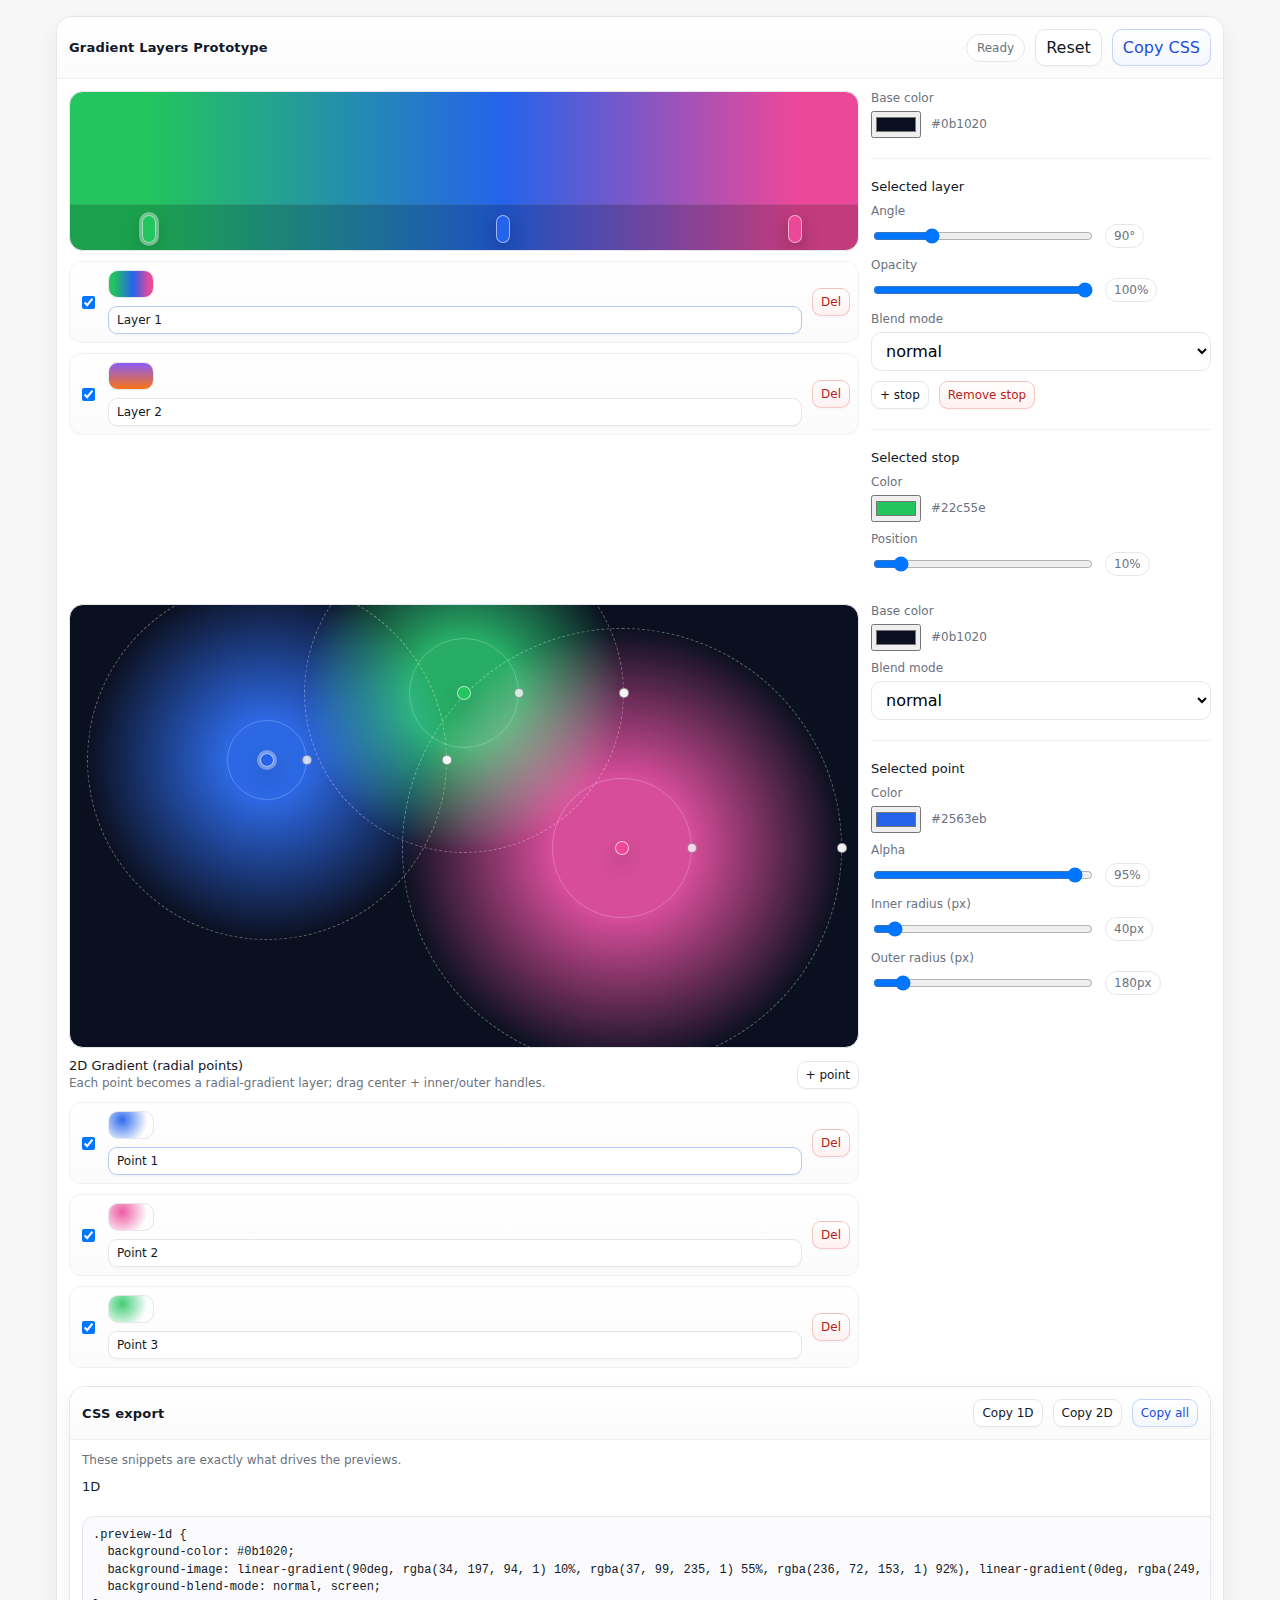
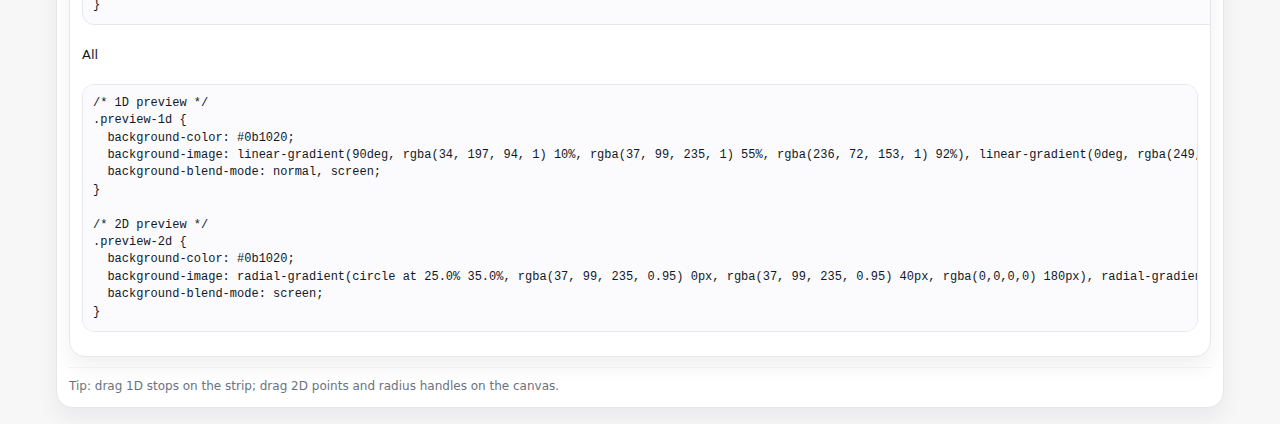
<file: gradient-layers-proto.html>
<!doctype html>
<html lang="en">
  <head>
    <meta charset="utf-8" />
    <meta name="viewport" content="width=device-width, initial-scale=1" />
    <title>Gradient Layers Prototype</title>

    <link rel="stylesheet" href="./app.css" />
  </head>
  <body>
    <div class="container">
      <div class="card">
        <div class="card-h">
          <h2>Gradient Layers Prototype</h2>
          <div class="row">
            <span class="badge" id="status">Idle</span>
            <button class="btn" id="reset">Reset</button>
            <button class="btn primary" id="copyAll">Copy CSS</button>
          </div>
        </div>
        <div class="card-b">
          <div class="stack" id="app"></div>

          <div class="card mt-18" id="cssExport">
            <div class="card-h">
              <h2>CSS export</h2>
              <div class="row">
                <button class="btn small" id="copy1d">Copy 1D</button>
                <button class="btn small" id="copy2d">Copy 2D</button>
                <button class="btn primary small" id="copyAllExport">Copy all</button>
              </div>
            </div>
            <div class="card-b stack">
              <div class="muted">These snippets are exactly what drives the previews.</div>
              <div class="grid2">
                <div class="stack">
                  <div class="section-title">1D</div>
                  <pre class="codebox" id="css1d"></pre>
                </div>
                <div class="stack">
                  <div class="section-title">2D</div>
                  <pre class="codebox" id="css2d"></pre>
                </div>
              </div>
              <div class="section-title">All</div>
              <pre class="codebox" id="cssAll"></pre>
            </div>
          </div>

          <div class="sep"></div>
          <div class="hint">
            Tip: drag 1D stops on the strip; drag 2D points and radius handles on the canvas.
          </div>
        </div>
      </div>
    </div>

    <script type="module">
      import {
        $,
        $$,
        ready,
        el,
        debounce,
        injectCSS,
        store,
        hasDebug,
        makeLogger,
        installGlobalErrorHandlers,
      } from "./helpers.js";

      const setCSS = injectCSS("gradient-layers-proto-style");

      // Tiny reactive primitive: set() notifies subscribers.
      // Use this for derived UI text (CSS blocks, preview lines, etc.).
      const signal = (initial) => {
        let value = initial;
        const subs = new Set();
        return {
          get: () => value,
          set: (next) => {
            if (Object.is(next, value)) return;
            value = next;
            for (const fn of subs) fn(value);
          },
          subscribe: (fn, { immediate = true } = {}) => {
            subs.add(fn);
            if (immediate) fn(value);
            return () => subs.delete(fn);
          },
        };
      };

      const clamp = (v, a, b) => Math.max(a, Math.min(b, v));
      const lerp = (a, b, t) => a + (b - a) * t;
      const uid = (p = "id") => `${p}_${Math.random().toString(16).slice(2)}_${Date.now().toString(16)}`;

      const hexToRgb = (hex) => {
        const h = String(hex || "").trim();
        const m = h.match(/^#?([0-9a-f]{3}|[0-9a-f]{6})$/i);
        if (!m) return { r: 255, g: 0, b: 255 };
        let s = m[1];
        if (s.length === 3) s = s.split("").map((c) => c + c).join("");
        const n = parseInt(s, 16);
        return { r: (n >> 16) & 255, g: (n >> 8) & 255, b: n & 255 };
      };

      const rgba = (hex, a = 1) => {
        const { r, g, b } = hexToRgb(hex);
        const aa = clamp(Number(a), 0, 1);
        return `rgba(${r}, ${g}, ${b}, ${aa})`;
      };

      const fmtPct = (n) => `${Math.round(n)}%`;

      const randomColor = () => {
        const palette = [
          "#2563eb",
          "#8b5cf6",
          "#ec4899",
          "#f97316",
          "#22c55e",
          "#06b6d4",
          "#f59e0b",
        ];
        return palette[Math.floor(Math.random() * palette.length)];
      };

      const DEFAULT = {
        v: 1,
        oneD: {
          base: "#0b1020",
          selectedLayerId: null,
          selectedStopId: null,
          layers: [
            {
              id: "l1",
              name: "Layer 1",
              enabled: true,
              angle: 90,
              opacity: 1,
              blend: "normal",
              stops: [
                { id: "s1", pos: 10, color: "#22c55e" },
                { id: "s2", pos: 55, color: "#2563eb" },
                { id: "s3", pos: 92, color: "#ec4899" },
              ],
            },
            {
              id: "l2",
              name: "Layer 2",
              enabled: true,
              angle: 0,
              opacity: 0.65,
              blend: "screen",
              stops: [
                { id: "s4", pos: 0, color: "#f97316" },
                { id: "s5", pos: 100, color: "#8b5cf6" },
              ],
            },
          ],
        },
        twoD: {
          base: "#0b1020",
          blend: "screen",
          selectedPointId: null,
          points: [
            {
              id: "p1",
              name: "Point 1",
              enabled: true,
              x: 0.25,
              y: 0.35,
              outerR: 180,
              innerR: 40,
              alpha: 0.95,
              color: "#2563eb",
            },
            {
              id: "p2",
              name: "Point 2",
              enabled: true,
              x: 0.7,
              y: 0.55,
              outerR: 220,
              innerR: 70,
              alpha: 0.9,
              color: "#ec4899",
            },
            {
              id: "p3",
              name: "Point 3",
              enabled: true,
              x: 0.5,
              y: 0.2,
              outerR: 160,
              innerR: 55,
              alpha: 0.85,
              color: "#22c55e",
            },
          ],
        },
      };

      const STORAGE_KEY = "gradientLayersProto:v1";

      const loadState = () => {
        const saved = store.get(STORAGE_KEY, null);
        if (!saved || saved.v !== 1) return structuredClone(DEFAULT);
        return saved;
      };

      const saveState = debounce(180, (state) => store.set(STORAGE_KEY, state));

      const blendModes = [
        "normal",
        "multiply",
        "screen",
        "overlay",
        "darken",
        "lighten",
        "color-dodge",
        "color-burn",
        "hard-light",
        "soft-light",
        "difference",
        "exclusion",
        "hue",
        "saturation",
        "color",
        "luminosity",
      ];

      const cssFor1D = (state) => {
        const layers = (state.oneD.layers || []).filter((l) => l.enabled);
        const images = [];
        const blends = [];
        for (const layer of layers) {
          const stops = [...(layer.stops || [])]
            .sort((a, b) => a.pos - b.pos)
            .map((s) => `${rgba(s.color, layer.opacity)} ${fmtPct(s.pos)}`)
            .join(", ");
          images.push(`linear-gradient(${Number(layer.angle) || 0}deg, ${stops})`);
          blends.push(layer.blend || "normal");
        }
        return {
          base: state.oneD.base,
          backgroundImage: images.length ? images.join(", ") : "none",
          backgroundBlendMode: blends.length ? blends.join(", ") : "normal",
        };
      };

      const cssFor2D = (state) => {
        const pts = (state.twoD.points || []).filter((p) => p.enabled);
        const images = [];
        for (const p of pts) {
          const x = clamp(p.x ?? 0.5, 0, 1) * 100;
          const y = clamp(p.y ?? 0.5, 0, 1) * 100;
          const innerR = clamp(Number(p.innerR) || 0, 0, 5000);
          const outerR = clamp(Number(p.outerR) || 1, 1, 5000);
          const a = clamp(Number(p.alpha) || 0, 0, 1);
          const c = rgba(p.color, a);
          images.push(
            `radial-gradient(circle at ${x.toFixed(1)}% ${y.toFixed(1)}%, ${c} 0px, ${c} ${innerR.toFixed(
              0,
            )}px, rgba(0,0,0,0) ${outerR.toFixed(0)}px)`,
          );
        }
        return {
          base: state.twoD.base,
          backgroundImage: images.length ? images.join(", ") : "none",
          backgroundBlendMode: state.twoD.blend || "screen",
        };
      };

      const cssBlockAll = (state) => {
        const one = cssFor1D(state);
        const two = cssFor2D(state);
        return [
          `/* 1D preview */`,
          `.preview-1d {`,
          `  background-color: ${one.base};`,
          `  background-image: ${one.backgroundImage};`,
          `  background-blend-mode: ${one.backgroundBlendMode};`,
          `}`,
          ``,
          `/* 2D preview */`,
          `.preview-2d {`,
          `  background-color: ${two.base};`,
          `  background-image: ${two.backgroundImage};`,
          `  background-blend-mode: ${two.backgroundBlendMode};`,
          `}`,
        ].join("\n");
      };

      const cssBlock1D = (state) => {
        const c = cssFor1D(state);
        return [
          `.preview-1d {`,
          `  background-color: ${c.base};`,
          `  background-image: ${c.backgroundImage};`,
          `  background-blend-mode: ${c.backgroundBlendMode};`,
          `}`,
        ].join("\n");
      };

      const cssBlock2D = (state) => {
        const c = cssFor2D(state);
        return [
          `.preview-2d {`,
          `  background-color: ${c.base};`,
          `  background-image: ${c.backgroundImage};`,
          `  background-blend-mode: ${c.backgroundBlendMode};`,
          `}`,
        ].join("\n");
      };

      const copyText = async (text) => {
        try {
          await navigator.clipboard.writeText(text);
          return true;
        } catch {
          return false;
        }
      };

      const log = makeLogger("gradient", true);
      installGlobalErrorHandlers({ namespace: "gradient", enabled: true });

      const field = (label, control) =>
        el("div", { class: "field" }, [el("label", {}, label), control]);

      const select = (value, options, onChange) =>
        el(
          "select",
          {
            value,
            onChange: (e) => {
              const v = e.target.value;
              log("select", v);
              onChange(v);
            },
          },
          options.map((o) => el("option", { value: o }, o)),
        );

      const num = (value, { min, max, step } = {}, onInput) =>
        el("input", {
          type: "number",
          value: String(value ?? ""),
          min: min ?? undefined,
          max: max ?? undefined,
          step: step ?? undefined,
          onInput: (e) => onInput(Number(e.target.value)),
        });

      const rng = (value, { min, max, step } = {}, onInput) =>
        el("input", {
          type: "range",
          value: String(value ?? 0),
          min,
          max,
          step: step ?? 1,
          onInput: (e) => {
            const v = Number(e.target.value);
            log("range", v);
            onInput(v);
          },
        });

      const color = (value, onInput) =>
        el("input", {
          type: "color",
          value: String(value || "#ff00ff"),
          onInput: (e) => {
            const v = e.target.value;
            log("color", v);
            onInput(v);
          },
        });

      const codebox = (text) => el("pre", { class: "codebox" }, text);

      const stopPropagation = (e) => {
        e.preventDefault();
        e.stopPropagation();
      };

      const pointerDrag = (target, handlers) => {
        // handlers: { onStart(e), onMove(e), onEnd(e) }
        const onDown = (e) => {
          if (e.button != null && e.button !== 0) return;
          target.setPointerCapture?.(e.pointerId);
          handlers.onStart?.(e);
          const onMove = (ev) => handlers.onMove?.(ev);
          const onUp = (ev) => {
            target.releasePointerCapture?.(ev.pointerId);
            handlers.onEnd?.(ev);
            window.removeEventListener("pointermove", onMove);
            window.removeEventListener("pointerup", onUp);
            window.removeEventListener("pointercancel", onUp);
          };
          window.addEventListener("pointermove", onMove);
          window.addEventListener("pointerup", onUp);
          window.addEventListener("pointercancel", onUp);
        };
        target.addEventListener("pointerdown", onDown);
        return () => target.removeEventListener("pointerdown", onDown);
      };

      ready(() => {
        setCSS(`
          .grid2 {
            display: grid;
            grid-template-columns: 1fr 340px;
            gap: 12px;
            align-items: start;
          }
          @media (max-width: 980px) {
            .grid2 { grid-template-columns: 1fr; }
          }

          .preview {
            border: 1px solid var(--border);
            border-radius: 14px;
            overflow: hidden;
            background: var(--surface-2);
            position: relative;
          }

          .preview-1d {
            height: 160px;
          }

          .preview-2d {
            aspect-ratio: 16 / 9;
            min-height: 320px;
          }

          .strip {
            height: 46px;
            border-top: 1px solid rgba(255,255,255,0.10);
            background: rgba(0,0,0,0.18);
            position: absolute;
            left: 0; right: 0; bottom: 0;
          }

          .stop {
            position: absolute;
            bottom: 7px;
            width: 14px;
            height: 28px;
            border-radius: 999px;
            transform: translateX(-50%);
            border: 1px solid rgba(255,255,255,0.55);
            box-shadow: 0 6px 18px rgba(0,0,0,0.25);
            cursor: grab;
          }
          .stop:active { cursor: grabbing; }
          .stop.sel {
            outline: 3px solid rgba(255,255,255,0.40);
          }

          .layerRow {
            display: grid;
            grid-template-columns: 20px 1fr auto;
            gap: 10px;
            align-items: center;
            padding: 8px;
            border: 1px solid var(--border2);
            border-radius: 12px;
            background: linear-gradient(180deg, var(--panel), var(--surface-4));
          }

          .mini {
            width: 46px;
            height: 28px;
            border-radius: 10px;
            border: 1px solid var(--border);
            background: var(--surface-2);
          }

          .canvas {
            position: absolute;
            inset: 0;
            touch-action: none;
          }

          .pt {
            position: absolute;
            width: 14px;
            height: 14px;
            border-radius: 999px;
            transform: translate(-50%, -50%);
            border: 1px solid rgba(255,255,255,0.65);
            box-shadow: 0 10px 22px rgba(0,0,0,0.24);
            cursor: grab;
          }
          .pt:active { cursor: grabbing; }
          .pt.sel { outline: 3px solid rgba(255,255,255,0.35); }

          .handle {
            position: absolute;
            width: 10px;
            height: 10px;
            border-radius: 999px;
            transform: translate(-50%, -50%);
            background: rgba(255,255,255,0.95);
            border: 1px solid rgba(0,0,0,0.35);
            cursor: ew-resize;
          }

          .ring {
            position: absolute;
            border: 1px dashed rgba(255,255,255,0.35);
            border-radius: 999px;
            transform: translate(-50%, -50%);
            pointer-events: none;
          }

          .rowBetween { display: flex; align-items: center; justify-content: space-between; gap: 10px; }

          .codebox { font-size: 12px; line-height: 1.45; }
        `);

        const app = $("#app");
        const status = $("#status");
        const btnReset = $("#reset");
        const btnCopyAll = $("#copyAll");

        const btnCopy1D = $("#copy1d");
        const btnCopy2D = $("#copy2d");
        const btnCopyAllExport = $("#copyAllExport");

        const css1dEl = $("#css1d");
        const css2dEl = $("#css2d");
        const cssAllEl = $("#cssAll");

        // Derived view-model signals (text only, stable DOM nodes subscribe to these)
        const css1dText = signal("");
        const css2dText = signal("");
        const cssAllText = signal("");

        css1dEl && css1dText.subscribe((t) => (css1dEl.textContent = t));
        css2dEl && css2dText.subscribe((t) => (css2dEl.textContent = t));
        cssAllEl && cssAllText.subscribe((t) => (cssAllEl.textContent = t));

        let state = loadState();

        const setStatus = (text, saved = false) => {
          status.textContent = text;
          status.classList.toggle("saved", !!saved);
        };

        const markDirty = () => {
          setStatus("Editing…", false);
          saveState(state);
          window.clearTimeout(markDirty._t);
          markDirty._t = window.setTimeout(() => setStatus("Saved", true), 220);
        };

        // Single place that pushes state -> derived view signals.
        // Call this whenever state mutates (or after render()).
        const updateDerived = () => {
          css1dText.set(cssBlock1D(state));
          css2dText.set(cssBlock2D(state));
          cssAllText.set(cssBlockAll(state));
        };

        const ensureSelections = () => {
          if (!state.oneD.selectedLayerId) state.oneD.selectedLayerId = state.oneD.layers?.[0]?.id ?? null;
          const layer = state.oneD.layers.find((l) => l.id === state.oneD.selectedLayerId) || state.oneD.layers?.[0];
          if (layer && !state.oneD.selectedStopId) state.oneD.selectedStopId = layer.stops?.[0]?.id ?? null;

          if (!state.twoD.selectedPointId) state.twoD.selectedPointId = state.twoD.points?.[0]?.id ?? null;
        };

        const render = () => {
          ensureSelections();
          log("render", {
            oneDLayers: state.oneD.layers?.length ?? 0,
            twoDPoints: state.twoD.points?.length ?? 0,
            selLayer: state.oneD.selectedLayerId,
            selStop: state.oneD.selectedStopId,
            selPoint: state.twoD.selectedPointId,
          });
          app.innerHTML = "";

          const oneD = build1D();
          const twoD = build2D();

          app.append(oneD, twoD);

          // Static markup owns the codeboxes; this just refreshes their contents.
          updateDerived();

          // After DOM insertion, refresh generated CSS + handle positioning.
          requestAnimationFrame(() => {
            build1D.renderStops?.();
            build2D.renderPoints?.();
          });
        };

        const applyPreviews = (preview1d, preview2d) => {
          const c1 = cssFor1D(state);
          preview1d.style.backgroundColor = c1.base;
          preview1d.style.backgroundImage = c1.backgroundImage;
          preview1d.style.backgroundBlendMode = c1.backgroundBlendMode;

          const c2 = cssFor2D(state);
          preview2d.style.backgroundColor = c2.base;
          preview2d.style.backgroundImage = c2.backgroundImage;
          preview2d.style.backgroundBlendMode = c2.backgroundBlendMode;
        };

        const build1D = () => {
          const preview = el("div", { class: "preview preview-1d" });
          const strip = el("div", { class: "strip", title: "Drag stops. Double-click to add a stop." });

          const layersPanel = el("div", { class: "stack" });

          const header = el("div", { class: "rowBetween" }, [
            el("div", { class: "stack", style: { gap: "2px" } }, [
              el("div", { class: "section-title" }, "1D Gradient (linear layers)"),
              el(
                "div",
                { class: "muted" },
                "Each layer is a linear-gradient; drag stops on the strip.",
              ),
            ]),
            el("div", { class: "row" }, [
              el(
                "button",
                {
                  class: "btn small",
                  onClick: () => {
                    log("add layer");
                    const n = (state.oneD.layers?.length ?? 0) + 1;
                    const id = uid("layer");
                    state.oneD.layers.push({
                      id,
                      name: `Layer ${n}`,
                      enabled: true,
                      angle: 90,
                      opacity: 1,
                      blend: "normal",
                      stops: [
                        { id: uid("stop"), pos: 0, color: randomColor() },
                        { id: uid("stop"), pos: 100, color: randomColor() },
                      ],
                    });
                    state.oneD.selectedLayerId = id;
                    state.oneD.selectedStopId = state.oneD.layers.at(-1).stops[0].id;
                    markDirty();
                    render();
                  },
                },
                "+ layer",
              ),
            ]),
          ]);

          const layersList = el("div", { class: "stack" });

          for (const layer of state.oneD.layers) {
            const mini = el("div", { class: "mini" });
            const tmp = {
              oneD: {
                base: "#000000",
                layers: [
                  {
                    ...layer,
                    opacity: 1,
                    enabled: true,
                    blend: "normal",
                  },
                ],
              },
            };
            const cc = cssFor1D(tmp);
            mini.style.backgroundImage = cc.backgroundImage;

            const chk = el("input", {
              type: "checkbox",
              checked: layer.enabled,
              onChange: (e) => {
                layer.enabled = e.target.checked;
                markDirty();
                render();
              },
            });

            const nameBtn = el(
              "button",
              {
                class: "btn small",
                style: {
                  width: "100%",
                  textAlign: "left",
                  borderColor:
                    state.oneD.selectedLayerId === layer.id ? "rgba(37,99,235,0.35)" : "var(--border)",
                },
                onClick: () => {
                  log("select layer", layer.id);
                  state.oneD.selectedLayerId = layer.id;
                  state.oneD.selectedStopId = layer.stops?.[0]?.id ?? null;
                  render();
                },
              },
              layer.name,
            );

            const del = el(
              "button",
              {
                class: "btn danger small",
                title: "Delete layer",
                onClick: () => {
                  log("delete layer", layer.id);
                  if (state.oneD.layers.length <= 1) return;
                  state.oneD.layers = state.oneD.layers.filter((l) => l.id !== layer.id);
                  if (state.oneD.selectedLayerId === layer.id) {
                    state.oneD.selectedLayerId = state.oneD.layers?.[0]?.id ?? null;
                    state.oneD.selectedStopId =
                      state.oneD.layers?.[0]?.stops?.[0]?.id ?? null;
                  }
                  markDirty();
                  render();
                },
              },
              "Del",
            );

            layersList.append(el("div", { class: "layerRow" }, [chk, el("div", { class: "row", style: { gap: "8px" } }, [mini, nameBtn]), del]));
          }

          const controls = el("div", { class: "stack" });

          const activeLayer =
            state.oneD.layers.find((l) => l.id === state.oneD.selectedLayerId) ||
            state.oneD.layers[0];

          const activeStop =
            activeLayer?.stops?.find((s) => s.id === state.oneD.selectedStopId) ||
            activeLayer?.stops?.[0] ||
            null;

          controls.append(
            field(
              "Base color",
              el("div", { class: "row" }, [
                color(state.oneD.base, (v) => {
                  state.oneD.base = v;
                  markDirty();
                  applyPreviews(preview, preview2dShadow);
                  updateCSSBoxes();
                }),
                el("span", { class: "muted" }, state.oneD.base),
              ]),
            ),
          );

          if (activeLayer) {
            controls.append(
              el("div", { class: "sep" }),
              el("div", { class: "section-title" }, "Selected layer"),
              field(
                "Angle",
                el("div", { class: "row" }, [
                  rng(activeLayer.angle, { min: 0, max: 360, step: 1 }, (v) => {
                    activeLayer.angle = v;
                    markDirty();
                    applyPreviews(preview, preview2dShadow);
                    updateCSSBoxes();
                  }),
                  el("span", { class: "pill" }, `${activeLayer.angle}°`),
                ]),
              ),
              field(
                "Opacity",
                el("div", { class: "row" }, [
                  rng(Math.round(activeLayer.opacity * 100), { min: 0, max: 100, step: 1 }, (v) => {
                    activeLayer.opacity = v / 100;
                    markDirty();
                    applyPreviews(preview, preview2dShadow);
                    updateCSSBoxes();
                    renderStops();
                  }),
                  el("span", { class: "pill" }, `${Math.round(activeLayer.opacity * 100)}%`),
                ]),
              ),
              field(
                "Blend mode",
                select(activeLayer.blend, blendModes, (v) => {
                  activeLayer.blend = v;
                  markDirty();
                  applyPreviews(preview, preview2dShadow);
                  updateCSSBoxes();
                }),
              ),
              el("div", { class: "row" }, [
                el(
                  "button",
                  {
                    class: "btn small",
                    onClick: () => {
                      const id = uid("stop");
                      activeLayer.stops.push({
                        id,
                        pos: 50,
                        color: randomColor(),
                      });
                      state.oneD.selectedStopId = id;
                      markDirty();
                      render();
                    },
                  },
                  "+ stop",
                ),
                el(
                  "button",
                  {
                    class: "btn danger small",
                    disabled: !activeStop || activeLayer.stops.length <= 2,
                    onClick: () => {
                      if (!activeStop) return;
                      if (activeLayer.stops.length <= 2) return;
                      activeLayer.stops = activeLayer.stops.filter((s) => s.id !== activeStop.id);
                      state.oneD.selectedStopId = activeLayer.stops?.[0]?.id ?? null;
                      markDirty();
                      render();
                    },
                  },
                  "Remove stop",
                ),
              ]),
            );

            if (activeStop) {
              controls.append(
                el("div", { class: "sep" }),
                el("div", { class: "section-title" }, "Selected stop"),
                field(
                  "Color",
                  el("div", { class: "row" }, [
                    color(activeStop.color, (v) => {
                      activeStop.color = v;
                      markDirty();
                      applyPreviews(preview, preview2dShadow);
                      updateCSSBoxes();
                      renderStops();
                    }),
                    el("span", { class: "muted" }, activeStop.color),
                  ]),
                ),
                field(
                  "Position",
                  el("div", { class: "row" }, [
                    rng(activeStop.pos, { min: 0, max: 100, step: 1 }, (v) => {
                      activeStop.pos = clamp(v, 0, 100);
                      markDirty();
                      applyPreviews(preview, preview2dShadow);
                      updateCSSBoxes();
                      renderStops();
                    }),
                    el("span", { class: "pill" }, fmtPct(activeStop.pos)),
                  ]),
                ),
              );
            }
          }

          const editor = el("div", { class: "grid2" }, [
            el("div", { class: "stack" }, [preview, layersList]),
            controls,
          ]);

          preview.append(strip);

          // Shadow preview node for 2D updates inside build1D()
          // (set later after build2D constructs it)
          let preview2dShadow = document.createElement("div");

          // stop handles
          const renderStops = () => {
            strip.innerHTML = "";
            const rect = strip.getBoundingClientRect();
            const w = rect.width || 1;

            const layer =
              state.oneD.layers.find((l) => l.id === state.oneD.selectedLayerId) ||
              state.oneD.layers[0];
            if (!layer) return;

            const sorted = [...layer.stops].sort((a, b) => a.pos - b.pos);

            for (const s of sorted) {
              const x = (clamp(s.pos, 0, 100) / 100) * w;
              const node = el("div", {
                class: `stop ${state.oneD.selectedStopId === s.id ? "sel" : ""}`,
                style: {
                  left: `${(x / w) * 100}%`,
                  background: rgba(s.color, 1),
                },
                title: `${s.color} @ ${fmtPct(s.pos)}`,
              });

              node.addEventListener("click", (e) => {
                e.stopPropagation();
                state.oneD.selectedStopId = s.id;
                render();
              });

              pointerDrag(node, {
                onStart: (e) => {
                  stopPropagation(e);
                  state.oneD.selectedStopId = s.id;
                  setStatus("Dragging…", false);
                },
                onMove: (e) => {
                  const r = strip.getBoundingClientRect();
                  const t = clamp((e.clientX - r.left) / (r.width || 1), 0, 1);
                  s.pos = Math.round(t * 100);
                  applyPreviews(preview, preview2dShadow);
                  updateCSSBoxes();
                  renderStops();
                },
                onEnd: () => {
                  markDirty();
                  render();
                },
              });

              strip.append(node);
            }
          };

          strip.addEventListener("dblclick", (e) => {
            const layer =
              state.oneD.layers.find((l) => l.id === state.oneD.selectedLayerId) ||
              state.oneD.layers[0];
            if (!layer) return;
            const r = strip.getBoundingClientRect();
            const t = clamp((e.clientX - r.left) / (r.width || 1), 0, 1);
            const id = uid("stop");
            layer.stops.push({ id, pos: Math.round(t * 100), color: randomColor() });
            state.oneD.selectedStopId = id;
            markDirty();
            render();
          });

          // Keep closures updated
          const updatePreview2dShadow = (node) => {
            preview2dShadow = node;
          };

          const updateCSSBoxes = () => updateDerived();

          // Expose for other builders (avoids duplicating code)
          build1D.updatePreview2dShadow = updatePreview2dShadow;
          build1D.renderStops = renderStops;
          build1D.updateCSSBoxes = updateCSSBoxes;
          build1D.applyPreviews = () => applyPreviews(preview, preview2dShadow);

          // Initial paint
          applyPreviews(preview, preview2dShadow);
          requestAnimationFrame(renderStops);

          return editor;
        };

        const build2D = () => {
          const preview = el("div", { class: "preview preview-2d" });
          const canvas = el("div", { class: "canvas", title: "Drag points; drag small white handles to change inner/outer radius." });
          preview.append(canvas);

          const header = el("div", { class: "rowBetween" }, [
            el("div", { class: "stack", style: { gap: "2px" } }, [
              el("div", { class: "section-title" }, "2D Gradient (radial points)"),
              el(
                "div",
                { class: "muted" },
                "Each point becomes a radial-gradient layer; drag center + inner/outer handles.",
              ),
            ]),
            el("div", { class: "row" }, [
              el(
                "button",
                {
                  class: "btn small",
                  onClick: () => {
                    log("add point");
                    const n = (state.twoD.points?.length ?? 0) + 1;
                    const id = uid("pt");
                    state.twoD.points.push({
                      id,
                      name: `Point ${n}`,
                      enabled: true,
                      x: 0.5,
                      y: 0.5,
                      outerR: 200,
                      innerR: 60,
                      alpha: 0.9,
                      color: randomColor(),
                    });
                    state.twoD.selectedPointId = id;
                    markDirty();
                    render();
                  },
                },
                "+ point",
              ),
            ]),
          ]);

          const controls = el("div", { class: "stack" });
          const list = el("div", { class: "stack" });

          const activePoint =
            state.twoD.points.find((p) => p.id === state.twoD.selectedPointId) ||
            state.twoD.points[0] ||
            null;

          controls.append(
            field(
              "Base color",
              el("div", { class: "row" }, [
                color(state.twoD.base, (v) => {
                  state.twoD.base = v;
                  markDirty();
                  build1D.applyPreviews?.();
                  applyPreviews(preview, preview);
                  build1D.updateCSSBoxes?.();
                }),
                el("span", { class: "muted" }, state.twoD.base),
              ]),
            ),
            field(
              "Blend mode",
              select(state.twoD.blend, blendModes, (v) => {
                state.twoD.blend = v;
                markDirty();
                build1D.applyPreviews?.();
                applyPreviews(preview, preview);
                build1D.updateCSSBoxes?.();
              }),
            ),
          );

          for (const p of state.twoD.points) {
            const chk = el("input", {
              type: "checkbox",
              checked: p.enabled,
              onChange: (e) => {
                p.enabled = e.target.checked;
                markDirty();
                render();
              },
            });

            const swatch = el("div", {
              class: "mini",
              style: {
                background: `radial-gradient(circle at 30% 30%, ${rgba(p.color, p.alpha)} 0%, rgba(0,0,0,0) 70%)`,
              },
            });

            const nameBtn = el(
              "button",
              {
                class: "btn small",
                style: {
                  width: "100%",
                  textAlign: "left",
                  borderColor:
                    state.twoD.selectedPointId === p.id ? "rgba(37,99,235,0.35)" : "var(--border)",
                },
                onClick: () => {
                  state.twoD.selectedPointId = p.id;
                  render();
                },
              },
              p.name,
            );

            const del = el(
              "button",
              {
                class: "btn danger small",
                title: "Delete point",
                onClick: () => {
                  log("delete point", p.id);
                  if (state.twoD.points.length <= 1) return;
                  state.twoD.points = state.twoD.points.filter((q) => q.id !== p.id);
                  if (state.twoD.selectedPointId === p.id)
                    state.twoD.selectedPointId = state.twoD.points?.[0]?.id ?? null;
                  markDirty();
                  render();
                },
              },
              "Del",
            );

            list.append(el("div", { class: "layerRow" }, [chk, el("div", { class: "row", style: { gap: "8px" } }, [swatch, nameBtn]), del]));
          }

          if (activePoint) {
            controls.append(
              el("div", { class: "sep" }),
              el("div", { class: "section-title" }, "Selected point"),
              field(
                "Color",
                el("div", { class: "row" }, [
                  color(activePoint.color, (v) => {
                    activePoint.color = v;
                    markDirty();
                    build1D.applyPreviews?.();
                    applyPreviews(preview, preview);
                    build1D.updateCSSBoxes?.();
                    renderPoints();
                  }),
                  el("span", { class: "muted" }, activePoint.color),
                ]),
              ),
              field(
                "Alpha",
                el("div", { class: "row" }, [
                  rng(Math.round(activePoint.alpha * 100), { min: 0, max: 100, step: 1 }, (v) => {
                    activePoint.alpha = v / 100;
                    markDirty();
                    build1D.applyPreviews?.();
                    applyPreviews(preview, preview);
                    build1D.updateCSSBoxes?.();
                    renderPoints();
                  }),
                  el("span", { class: "pill" }, `${Math.round(activePoint.alpha * 100)}%`),
                ]),
              ),
              field(
                "Inner radius (px)",
                el("div", { class: "row" }, [
                  rng(activePoint.innerR, { min: 0, max: 600, step: 1 }, (v) => {
                    activePoint.innerR = clamp(v, 0, activePoint.outerR - 1);
                    markDirty();
                    build1D.applyPreviews?.();
                    applyPreviews(preview, preview);
                    build1D.updateCSSBoxes?.();
                    renderPoints();
                  }),
                  el("span", { class: "pill" }, `${Math.round(activePoint.innerR)}px`),
                ]),
              ),
              field(
                "Outer radius (px)",
                el("div", { class: "row" }, [
                  rng(activePoint.outerR, { min: 1, max: 900, step: 1 }, (v) => {
                    activePoint.outerR = clamp(v, activePoint.innerR + 1, 2000);
                    markDirty();
                    build1D.applyPreviews?.();
                    applyPreviews(preview, preview);
                    build1D.updateCSSBoxes?.();
                    renderPoints();
                  }),
                  el("span", { class: "pill" }, `${Math.round(activePoint.outerR)}px`),
                ]),
              ),
            );
          }

          const editor = el("div", { class: "grid2 mt-18" }, [
            el("div", { class: "stack" }, [preview, header, list]),
            controls,
          ]);

          // Provide preview to 1D builder so it can update both previews live.
          build1D.updatePreview2dShadow?.(preview);

          const renderPoints = () => {
            canvas.innerHTML = "";

            for (const p of state.twoD.points) {
              const x = clamp(p.x ?? 0.5, 0, 1);
              const y = clamp(p.y ?? 0.5, 0, 1);

              const cx = `${(x * 100).toFixed(3)}%`;
              const cy = `${(y * 100).toFixed(3)}%`;

              const ringOuter = el("div", {
                class: "ring",
                style: {
                  left: cx,
                  top: cy,
                  width: `${(p.outerR * 2).toFixed(0)}px`,
                  height: `${(p.outerR * 2).toFixed(0)}px`,
                },
              });

              const ringInner = el("div", {
                class: "ring",
                style: {
                  left: cx,
                  top: cy,
                  width: `${(p.innerR * 2).toFixed(0)}px`,
                  height: `${(p.innerR * 2).toFixed(0)}px`,
                  borderStyle: "solid",
                  borderColor: "rgba(255,255,255,0.22)",
                },
              });

              const node = el("div", {
                class: `pt ${state.twoD.selectedPointId === p.id ? "sel" : ""}`,
                style: {
                  left: cx,
                  top: cy,
                  background: rgba(p.color, 1),
                  opacity: p.enabled ? "1" : "0.35",
                },
                title: `${p.name} (${Math.round(x * 100)}%, ${Math.round(y * 100)}%)`,
              });

              node.addEventListener("click", (e) => {
                e.stopPropagation();
                state.twoD.selectedPointId = p.id;
                render();
              });

              // Outer radius handle to the right
              const hOuter = el("div", {
                class: "handle",
                style: {
                  left: `calc(${cx} + ${p.outerR.toFixed(0)}px)`,
                  top: cy,
                  opacity: p.enabled ? "1" : "0.35",
                },
                title: "Drag to change outer radius",
              });

              const hInner = el("div", {
                class: "handle",
                style: {
                  left: `calc(${cx} + ${p.innerR.toFixed(0)}px)`,
                  top: cy,
                  background: "rgba(255,255,255,0.75)",
                  opacity: p.enabled ? "1" : "0.35",
                },
                title: "Drag to change inner radius",
              });

              pointerDrag(node, {
                onStart: (e) => {
                  stopPropagation(e);
                  state.twoD.selectedPointId = p.id;
                  setStatus("Dragging…", false);
                },
                onMove: (e) => {
                  const r = canvas.getBoundingClientRect();
                  const nx = clamp((e.clientX - r.left) / (r.width || 1), 0, 1);
                  const ny = clamp((e.clientY - r.top) / (r.height || 1), 0, 1);
                  p.x = nx;
                  p.y = ny;
                  build1D.applyPreviews?.();
                  applyPreviews(preview, preview);
                  build1D.updateCSSBoxes?.();
                  renderPoints();
                },
                onEnd: () => {
                  markDirty();
                  render();
                },
              });

              const dragRadius = (which) =>
                pointerDrag(which === "outer" ? hOuter : hInner, {
                  onStart: (e) => {
                    stopPropagation(e);
                    state.twoD.selectedPointId = p.id;
                    setStatus("Dragging…", false);
                  },
                  onMove: (e) => {
                    const r = canvas.getBoundingClientRect();
                    const cxPx = (p.x ?? 0.5) * (r.width || 1);
                    const cyPx = (p.y ?? 0.5) * (r.height || 1);
                    const dx = e.clientX - r.left - cxPx;
                    const dy = e.clientY - r.top - cyPx;
                    // Use distance for a natural feel
                    const dist = Math.sqrt(dx * dx + dy * dy);
                    if (which === "outer") {
                      p.outerR = clamp(dist, p.innerR + 1, 2000);
                    } else {
                      p.innerR = clamp(dist, 0, p.outerR - 1);
                    }
                    build1D.applyPreviews?.();
                    applyPreviews(preview, preview);
                    build1D.updateCSSBoxes?.();
                    renderPoints();
                  },
                  onEnd: () => {
                    markDirty();
                    render();
                  },
                });

              dragRadius("outer");
              dragRadius("inner");

              canvas.append(ringOuter, ringInner, node, hOuter, hInner);
            }
          };

          canvas.addEventListener("click", () => {
            // click empty space -> deselect (keep selected if desired; for now do nothing)
          });

          // Initial paint
          applyPreviews(preview, preview);
          requestAnimationFrame(renderPoints);

          build2D.renderPoints = renderPoints;

          return editor;
        };

        // First render
        setStatus("Ready", true);
        render();
        build1D.updateCSSBoxes?.();

        // Ensure derived outputs are current even if CSS export is outside #app.
        updateDerived();

        // CSS export buttons (static markup; no JS DOM-building needed)
        btnCopy1D?.addEventListener("click", async () => {
          const ok = await copyText(css1dText.get() || "");
          setStatus(ok ? "Copied 1D" : "Copy failed", ok);
        });
        btnCopy2D?.addEventListener("click", async () => {
          const ok = await copyText(css2dText.get() || "");
          setStatus(ok ? "Copied 2D" : "Copy failed", ok);
        });
        btnCopyAllExport?.addEventListener("click", async () => {
          const ok = await copyText(cssAllText.get() || "");
          setStatus(ok ? "Copied all" : "Copy failed", ok);
        });

        // Top buttons
        btnReset.addEventListener("click", () => {
          state = structuredClone(DEFAULT);
          store.del(STORAGE_KEY);
          setStatus("Reset", true);
          render();
        });

        btnCopyAll.addEventListener("click", async () => {
          const ok = await copyText(cssBlockAll(state));
          setStatus(ok ? "Copied all" : "Copy failed", ok);
        });

        // Make update helpers globally reachable by closures
        const updateCSSBoxes = () => build1D.updateCSSBoxes?.();
        window.updateCSSBoxes = updateCSSBoxes;
      });
    </script>
  </body>
</html>
</file>
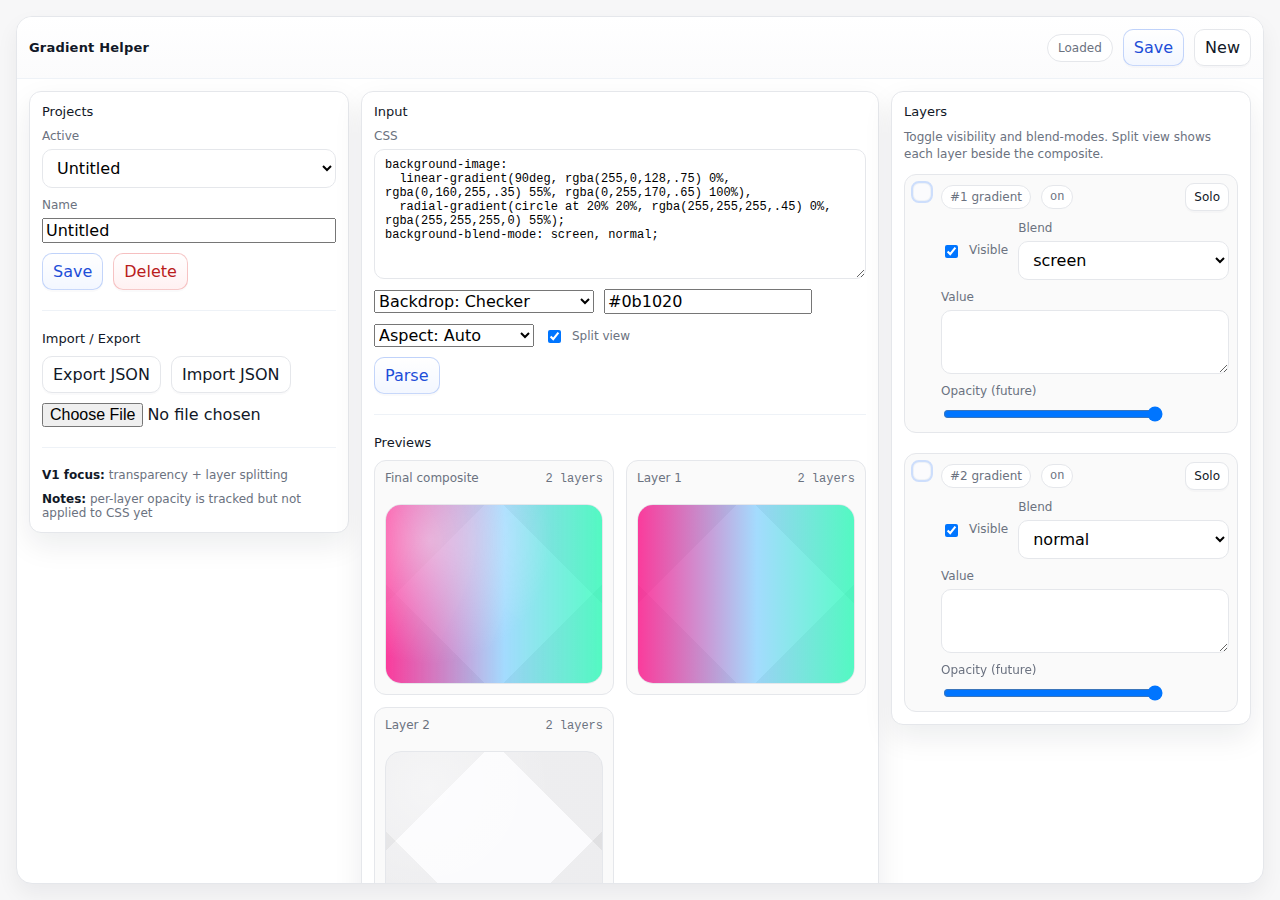
<file: gradient-tools.html>
<!doctype html>
<html lang="en">
  <head>
    <meta charset="utf-8" />
    <meta name="viewport" content="width=device-width, initial-scale=1" />
    <title>Gradient Helper (V1)</title>

    <link rel="stylesheet" href="./app.css" />

    <style>
      .mono {
        font-family: var(--mono);
      }

      /* Full-bleed layout for this tool (override app.css container cap). */
      .container {
        max-width: none;
        width: 100%;
      }
      /* Use the available viewport height; keep header fixed and scroll body. */
      .card {
        display: flex;
        flex-direction: column;
        height: calc(100vh - 32px);
        height: calc(100dvh - 32px);
      }
      .card .card-b {
        flex: 1;
        overflow: auto;
        min-height: 0;
      }
      /*
        Layout notes:
        - Use minmax(0, 1fr) so long <pre> / inputs don't force the grid wider than its container.
        - Explicit min-width: 0 on grid items prevents the classic “grid overflow due to min-content sizing”.
      */
      .grid3 {
        display: grid;
        gap: 12px;
        width: 100%;
        align-items: start;
        grid-template-columns: minmax(240px, 320px) minmax(0, 1fr) minmax(280px, 360px);
      }
      .grid3 > * {
        min-width: 0;
      }

      /* Medium screens: keep left + main, drop right below to avoid cramped columns. */
      @media (max-width: 1180px) {
        .grid3 {
          grid-template-columns: minmax(240px, 320px) minmax(0, 1fr);
        }
        .grid3 > :nth-child(3) {
          grid-column: 1 / -1;
        }
      }

      /* Small screens: stack everything. */
      @media (max-width: 980px) {
        .grid3 {
          grid-template-columns: 1fr;
        }
        .grid3 > :nth-child(3) {
          grid-column: auto;
        }
      }

      /* Very small screens: allow controls to shrink instead of overflowing. */
      @media (max-width: 520px) {
        .grid3 :where(.minw-160, .minw-220, .minw-240, .minw-260) {
          min-width: 0 !important;
          width: 100%;
        }
      }

      .panel {
        background: var(--panel);
        border: 1px solid var(--border);
        border-radius: var(--radius2);
        padding: 12px;
        box-shadow: var(--shadow);
        min-width: 0;
      }

      .layerRow {
        display: grid;
        grid-template-columns: 18px 1fr;
        gap: 10px;
        align-items: start;
        padding: 8px;
        border-radius: 12px;
        border: 1px solid var(--border);
        background: var(--surface-2);
      }
      .layerRow + .layerRow {
        margin-top: 10px;
      }

      .thumb {
        width: 18px;
        height: 18px;
        border-radius: 6px;
        border: 1px solid var(--border2);
        background: var(--surface-3);
      }
      .thumb.on {
        outline: 2px solid rgba(120, 170, 255, 0.35);
      }

      .mini {
        height: 60px;
        border-radius: 14px;
        border: 1px solid var(--border);
        overflow: hidden;
        background-size: cover;
      }

      .previewGrid {
        display: grid;
        grid-template-columns: minmax(0, 1fr);
        gap: 12px;
      }
      /* Only show 2 columns when there's genuinely room. */
      @media (min-width: 1240px) {
        .previewGrid {
          grid-template-columns: minmax(0, 1fr) minmax(0, 1fr);
        }
      }

      .previewCard {
        background: var(--surface-2);
        border: 1px solid var(--border);
        border-radius: var(--radius2);
        padding: 10px;
        min-width: 0;
        max-width: 100%;
        overflow: hidden;
      }

      .previewTitle {
        display: flex;
        align-items: baseline;
        justify-content: space-between;
        gap: 10px;
        margin-bottom: 8px;
        flex-wrap: wrap;
      }
      .previewTitle .label {
        font-size: 12px;
        color: var(--muted);
      }

      .bigPreview {
        width: 100%;
        height: 180px;
        border-radius: 16px;
        border: 1px solid var(--border);
        overflow: hidden;
        background: var(--surface-3);
        position: relative;
      }

      .bg-checker {
        background-image: linear-gradient(45deg, rgba(0, 0, 0, 0.055) 25%, transparent 25%),
          linear-gradient(-45deg, rgba(0, 0, 0, 0.055) 25%, transparent 25%),
          linear-gradient(45deg, transparent 75%, rgba(0, 0, 0, 0.055) 75%),
          linear-gradient(-45deg, transparent 75%, rgba(0, 0, 0, 0.055) 75%);
        background-repeat: repeat;
        background-size: 18px 18px;
        background-position: 0 0, 0 9px, 9px -9px, -9px 0px;
      }
      .bg-split {
        background-image: linear-gradient(90deg, rgba(255, 255, 255, 0.9) 0 50%, rgba(0, 0, 0, 0.55) 50% 100%);
        background-repeat: no-repeat;
        background-size: cover;
        background-position: center;
      }
      .bg-ramp {
        background-image: linear-gradient(90deg, #000 0%, #fff 50%, #000 100%);
        background-repeat: no-repeat;
        background-size: cover;
        background-position: center;
      }

      .overlay {
        position: absolute;
        inset: 0;
      }

      .previewBg {
        /* Default: backdrops should fill the area, but allow specific backdrops (checker) to override. */
        background-repeat: no-repeat;
        background-position: center;
        background-size: cover;
      }

      .previewFg {
        background-repeat: no-repeat;
        background-position: center;
        /* Gradients look best when they map directly to the box. */
        background-size: 100% 100%;
      }

      .codebox {
        max-height: 220px;
      }

      .kpi {
        font-size: 12px;
        color: var(--muted);
      }
      .kpi b {
        color: var(--ink);
        font-weight: 600;
      }
    </style>
  </head>
  <body>
    <div class="container">
      <div class="card">
        <div class="card-h">
          <h2>Gradient Helper</h2>
          <div class="row">
            <span class="badge" id="status">Idle</span>
            <button class="btn primary" id="saveNow">Save</button>
            <button class="btn" id="newProj">New</button>
          </div>
        </div>

        <div class="card-b">
          <div id="app" class="stack"></div>
          <div class="sep"></div>
          <div class="hint">
            Tip: paste <span class="mono">background-image</span> (or a whole rule). We’ll split layers and show each
            one + the final composite.
          </div>
        </div>
      </div>
    </div>

    <script type="module">
      import { $, $$, ready, el, debounce, store, measure, installGlobalErrorHandlers } from "./helpers.js";

      // ---------- constants ----------
      const LS_KEY = "gradhelper:v1:projects";
      const LS_ACTIVE = "gradhelper:v1:active";

      // ---------- tiny utils ----------
      const nowId = () => `p_${Date.now().toString(36)}_${Math.random().toString(36).slice(2, 7)}`;

      function clamp(n, a, b) {
        return Math.max(a, Math.min(b, n));
      }

      function safeJSONParse(s, fallback) {
        try {
          return JSON.parse(s);
        } catch {
          return fallback;
        }
      }

      function splitTopLevelCommas(input) {
        // Splits "linear-gradient(...), radial-gradient(...), url(...)" at top-level commas (paren-aware)
        const s = String(input || "").trim();
        const out = [];
        let buf = "";
        let depth = 0;
        let inStr = false;
        let quote = "";

        for (let i = 0; i < s.length; i++) {
          const ch = s[i];

          if (inStr) {
            buf += ch;
            if (ch === quote && s[i - 1] !== "\\") {
              inStr = false;
              quote = "";
            }
            continue;
          }

          if (ch === '"' || ch === "'") {
            inStr = true;
            quote = ch;
            buf += ch;
            continue;
          }

          if (ch === "(") depth++;
          if (ch === ")") depth = Math.max(0, depth - 1);

          if (ch === "," && depth === 0) {
            const piece = buf.trim();
            if (piece) out.push(piece);
            buf = "";
            continue;
          }

          buf += ch;
        }

        const last = buf.trim();
        if (last) out.push(last);
        return out;
      }

      function extractPropValue(cssText, propNames) {
        // Attempts to extract: "background-image: ...;" or "background: ...;".
        // Supports multi-line values (common when pasting formatted CSS).
        // Returns the last matching property value (common in copied snippets).
        const s = String(cssText || "");
        let found = "";

        for (const p of propNames) {
          // Capture everything up to the next semicolon (or end-of-string).
          // Note: this is not a full CSS parser; it's a pragmatic extractor for pasted snippets.
          const re = new RegExp(`\\b${p}\\s*:\\s*([\\s\\S]*?)(?:;|$)`, "gi");
          let m;
          while ((m = re.exec(s))) {
            const v = (m[1] || "").trim();
            if (v) found = v;
          }
        }

        return found;
      }

      function normalizeInputToModel(rawText) {
        const raw = String(rawText || "").trim();
        // Normalize common unicode dashes to hyphen-minus so copied CSS parses reliably.
        const canon = raw.replace(/[‐‑‒–—−]/g, "-");

        // 1) Try pull background-image / background
        const bgImg = extractPropValue(canon, ["background-image"]);
        const bg = extractPropValue(canon, ["background"]);

        // Optional: background-color
        const bgColor = extractPropValue(canon, ["background-color"])
          .trim()
          .replace(/;\s*$/, "");

        // Prefer background-image if present, else background, else treat raw as the value
        let bgValue = String(bgImg || bg || canon)
          .trim()
          .replace(/;\s*$/, "");

        // If we fell back to a full snippet, trim off leading prop name and any trailing subsequent declarations.
        bgValue = bgValue
          .replace(/^\s*background-image\s*:\s*/i, "")
          .replace(/^\s*background\s*:\s*/i, "")
          .replace(/\n\s*background-[a-z-]+\s*:[\s\S]*$/i, "")
          .trim();

        // 2) Pull blend modes (optional)
        const blend = extractPropValue(canon, ["background-blend-mode"]).replace(/;\s*$/, "");

        // 3) Split layers by top-level commas
        const layers = splitTopLevelCommas(bgValue).map((value, idx) => ({
          id: `l_${idx}_${Math.random().toString(36).slice(2, 6)}`,
          value,
          visible: true,
          opacity: 1,
          // blend modes are applied across layers; store per-layer for editing convenience
          blendMode: "", // assigned below from blend list if present
        }));

        const blendModes = blend ? blend.split(",").map((x) => x.trim()) : [];
        for (let i = 0; i < layers.length; i++) {
          layers[i].blendMode = blendModes[i] || (blendModes.length ? blendModes[blendModes.length - 1] : "normal");
        }

        const hasBlend = Boolean(blendModes.length);

        return {
          raw,
          backgroundColor: bgColor || "",
          backgroundImage: bgValue,
          backgroundBlendMode: hasBlend ? blendModes.join(", ") : "",
          layers,
        };
      }

      function composeCSSFromModel(model) {
        const layers = model.layers.filter((l) => l.visible);

        const bgColor = String(model.backgroundColor || "").trim();

        // Compose background-image
        const bgImage = layers.map((l) => l.value).join(", ");

        // Compose background-blend-mode (only if any are non-empty)
        const anyBlend = layers.some((l) => (l.blendMode || "").trim().length);
        const blend = anyBlend ? layers.map((l) => (l.blendMode || "normal").trim()).join(", ") : "";

        // NOTE: CSS has no per-layer opacity, so we simulate per-layer opacity with an overlay technique later if needed.
        // For V1, we just keep "opacity" in the model/UI and ignore it in the actual CSS composition.
        // (We’ll still show it in UI for future work.)
        return { bgColor, bgImage, blend };
      }

      function isProbablyGradientLayer(s) {
        const t = String(s || "").toLowerCase();
        return t.includes("gradient(");
      }

      // ---------- state ----------
      function loadProjects() {
        const arr = store.get(LS_KEY, []);
        return Array.isArray(arr) ? arr : [];
      }

      function saveProjects(projects) {
        store.set(LS_KEY, projects);
      }

      function getActiveId() {
        return store.get(LS_ACTIVE, "");
      }

      function setActiveId(id) {
        store.set(LS_ACTIVE, id);
      }

      function upsertProject(projects, proj) {
        const idx = projects.findIndex((p) => p.id === proj.id);
        if (idx >= 0) {
          projects[idx] = proj;
        } else {
          projects.unshift(proj);
        }
        return projects;
      }

      function makeEmptyProject() {
        const id = nowId();
        return {
          id,
          name: "Untitled",
          createdAt: Date.now(),
          updatedAt: Date.now(),
          ui: {
            backdrop: "checker",
            aspect: "auto",
            split: true,
          },
          model: normalizeInputToModel(
            `background-image:
  linear-gradient(90deg, rgba(255,0,128,.75) 0%, rgba(0,160,255,.35) 55%, rgba(0,255,170,.65) 100%),
  radial-gradient(circle at 20% 20%, rgba(255,255,255,.45) 0%, rgba(255,255,255,0) 55%);
background-blend-mode: screen, normal;`,
          ),
        };
      }

      // ---------- UI ----------
      ready(() => {
        const app = $("#app");
        const status = $("#status");

        // Visible, lightweight error reporting (helps when previews go blank due to invalid CSS or JS exceptions)
        const errorBox = el("div", { class: "hint", id: "errBox", style: "display:none; white-space: pre-wrap;" });
        const showErr = (msg) => {
          errorBox.style.display = msg ? "block" : "none";
          errorBox.textContent = msg ? `Error: ${msg}` : "";
        };

        installGlobalErrorHandlers({
          namespace: "gradhelper",
          enabled: true,
          onError: (e) => showErr(e?.message || String(e)),
          onRejection: (e) => showErr(e?.reason?.message || String(e?.reason || e)),
        });

        // ----- load or create project -----
        let projects = loadProjects();
        let activeId = getActiveId();
        let proj = projects.find((p) => p.id === activeId) || projects[0];

        if (!proj) {
          proj = makeEmptyProject();
          projects = upsertProject(projects, proj);
          saveProjects(projects);
          setActiveId(proj.id);
        }

        // ----- render skeleton -----
        const left = el("div", { class: "panel stack" });
        const mid = el("div", { class: "panel stack" });
        const right = el("div", { class: "panel stack" });

        app.append(el("div", { class: "grid3" }, [left, mid, right]));

        // ----- left: projects + io -----
        const projectSel = el("select", { class: "minw-240", id: "projectSel" });
        const projectName = el("input", { class: "minw-240", id: "projectName", placeholder: "Project name" });

        const exportBtn = el("button", { class: "btn", id: "exportJson" }, "Export JSON");
        const importBtn = el("button", { class: "btn", id: "importJson" }, "Import JSON");
        const importFile = el("input", { type: "file", accept: "application/json", class: "hidden", id: "importFile" });

        left.append(
          el("div", { class: "h2-sm" }, "Projects"),
          el("div", { class: "field" }, [el("label", {}, "Active"), projectSel]),
          el("div", { class: "field" }, [el("label", {}, "Name"), projectName]),
          el("div", { class: "row" }, [
            el("button", { class: "btn primary", id: "saveProject" }, "Save"),
            el("button", { class: "btn danger", id: "deleteProject" }, "Delete"),
          ]),
          el("div", { class: "sep" }),
          el("div", { class: "h2-sm" }, "Import / Export"),
          el("div", { class: "row" }, [exportBtn, importBtn]),
          importFile,
          el("div", { class: "sep" }),
          el("div", { class: "kpi" }, [
            el("div", {}, [el("b", {}, "V1 focus:"), " transparency + layer splitting"]),
            el("div", {}, [el("b", {}, "Notes:"), " per-layer opacity is tracked but not applied to CSS yet"]),
          ]),
        );

        // ----- mid: paste + previews -----
        const cssInput = el("textarea", {
          rows: 8,
          class: "minw-260",
          id: "cssInput",
          placeholder: "Paste background-image / background / full rule here…",
        });

        const backdropSel = el("select", { class: "minw-220", id: "backdropSel" }, [
          el("option", { value: "checker" }, "Backdrop: Checker"),
          el("option", { value: "split" }, "Backdrop: Split"),
          el("option", { value: "solid" }, "Backdrop: Solid"),
          el("option", { value: "ramp" }, "Backdrop: Ramp"),
        ]);

        const solidBgInput = el("input", {
          class: "minw-160",
          id: "solidBg",
          value: "#0b1020",
          title: "Solid backdrop color",
        });

        const splitChk = el("label", { class: "chk" }, [
          el("input", { type: "checkbox", id: "splitChk" }),
          el("span", {}, "Split view"),
        ]);

        const aspectSel = el("select", { class: "minw-160", id: "aspectSel", title: "Preview aspect ratio" }, [
          el("option", { value: "auto" }, "Aspect: Auto"),
          el("option", { value: "16 / 9" }, "Aspect: 16:9"),
          el("option", { value: "4 / 3" }, "Aspect: 4:3"),
          el("option", { value: "1 / 1" }, "Aspect: 1:1"),
          el("option", { value: "3 / 4" }, "Aspect: 3:4"),
          el("option", { value: "9 / 16" }, "Aspect: 9:16"),
        ]);

        const parseBtn = el("button", { class: "btn primary", id: "parseBtn" }, "Parse");
        const prettyOut = el("pre", { class: "codebox", id: "prettyOut" });

        const previewsWrap = el("div", { class: "stack", id: "previewsWrap" });

        mid.append(
          el("div", { class: "h2-sm" }, "Input"),
          el("div", { class: "field" }, [el("label", {}, "CSS"), cssInput]),
          el("div", { class: "row row-between" }, [
            el("div", { class: "row" }, [backdropSel, solidBgInput, aspectSel, splitChk]),
            el("div", { class: "row" }, [parseBtn]),
          ]),
          errorBox,
          el("div", { class: "sep" }),
          el("div", { class: "h2-sm" }, "Previews"),
          previewsWrap,
          el("div", { class: "sep" }),
          el("div", { class: "h2-sm" }, "Normalized CSS"),
          prettyOut,
        );

        // ----- right: layer stack -----
        const layerList = el("div", { class: "stack", id: "layerList" });

        right.append(
          el("div", { class: "h2-sm" }, "Layers"),
          el("div", { class: "hint" }, "Toggle visibility and blend-modes. Split view shows each layer beside the composite."),
          layerList,
        );

        // ----- wiring buttons in header -----
        $("#saveNow").addEventListener("click", () => doSave(true));
        $("#newProj").addEventListener("click", () => {
          const p = makeEmptyProject();
          projects = upsertProject(projects, p);
          saveProjects(projects);
          setActiveId(p.id);
          proj = p;
          console.log("[gradhelper] new project", proj.id);
          renderAll();
          setStatus("Saved", "saved");
        });

        // ----- left events -----
        importBtn.addEventListener("click", () => $("#importFile").click());
        importFile.addEventListener("change", async (e) => {
          const f = e.target.files?.[0];
          if (!f) return;
          const text = await f.text();
          const data = safeJSONParse(text, null);
          if (!data) {
            setStatus("Import failed", "");
            return;
          }

          // accept either a single project or {projects:[...]}
          const incoming = Array.isArray(data) ? data : Array.isArray(data.projects) ? data.projects : [data];

          let count = 0;
          for (const p of incoming) {
            if (!p || !p.id) continue;
            // minimal shape check
            if (!p.model || !p.model.layers) continue;
            p.updatedAt = Date.now();
            projects = upsertProject(projects, p);
            count++;
          }

          saveProjects(projects);
          if (count) {
            proj = projects[0];
            setActiveId(proj.id);
            console.log("[gradhelper] imported projects:", count);
            renderAll();
            setStatus(`Imported ${count}`, "saved");
          } else {
            setStatus("No valid projects", "");
          }
          importFile.value = "";
        });

        exportBtn.addEventListener("click", () => {
          const payload = {
            version: 1,
            exportedAt: new Date().toISOString(),
            projects: projects,
          };
          const blob = new Blob([JSON.stringify(payload, null, 2)], { type: "application/json" });
          const url = URL.createObjectURL(blob);
          const a = el("a", { href: url, download: "gradient-helper-projects.json" });
          document.body.append(a);
          a.click();
          a.remove();
          URL.revokeObjectURL(url);
          setStatus("Exported", "saved");
        });

        $("#saveProject").addEventListener("click", () => doSave(true));
        $("#deleteProject").addEventListener("click", () => {
          if (!proj) return;
          const ok = confirm(`Delete project "${proj.name}"?`);
          if (!ok) return;

          projects = projects.filter((p) => p.id !== proj.id);
          saveProjects(projects);

          proj = projects[0] || makeEmptyProject();
          projects = upsertProject(projects, proj);
          saveProjects(projects);
          setActiveId(proj.id);

          console.log("[gradhelper] deleted, active:", proj.id);
          renderAll();
          setStatus("Deleted", "");
        });

        projectSel.addEventListener("change", (e) => {
          const id = e.target.value;
          const next = projects.find((p) => p.id === id);
          if (!next) return;
          proj = next;
          setActiveId(proj.id);
          console.log("[gradhelper] switched:", proj.id);
          renderAll();
          setStatus("Loaded", "");
        });

        projectName.addEventListener(
          "input",
          debounce(250, () => {
            proj.name = projectName.value.trim() || "Untitled";
            doSave(false);
          }),
        );

        // ----- mid events -----
        cssInput.addEventListener(
          "input",
          debounce(300, () => {
            proj.model = normalizeInputToModel(cssInput.value);
            proj.updatedAt = Date.now();
            doSave(false);
            renderRightLayers();
            renderPreviews();
            renderNormalized();
            setStatus("Saved", "saved");
          }),
        );

        parseBtn.addEventListener("click", () => {
          proj.model = normalizeInputToModel(cssInput.value);
          proj.updatedAt = Date.now();
          console.log("[gradhelper] parse click:", proj.model.layers.length, "layers");
          doSave(true);
          renderAll();
          setStatus("Parsed", "saved");
        });

        backdropSel.addEventListener("change", () => {
          proj.ui.backdrop = backdropSel.value;
          proj.updatedAt = Date.now();
          doSave(false);
          renderPreviews();
        });

        aspectSel.addEventListener("change", () => {
          proj.ui.aspect = aspectSel.value;
          proj.updatedAt = Date.now();
          doSave(false);
          renderPreviews();
        });

        solidBgInput.addEventListener(
          "input",
          debounce(150, () => {
            renderPreviews();
          }),
        );

        $("#splitChk").addEventListener("change", (e) => {
          proj.ui.split = !!e.target.checked;
          proj.updatedAt = Date.now();
          doSave(false);
          renderPreviews();
        });

        // ----- debounced save -----
        const doSave = debounce(250, (loud) => {
          proj.updatedAt = Date.now();
          projects = upsertProject(projects, proj);
          saveProjects(projects);
          if (loud) console.log("[gradhelper] saved project", proj.id);
        });

        function setStatus(text, cls) {
          status.textContent = text;
          status.classList.toggle("saved", cls === "saved");
        }

        function renderAll() {
          showErr("");
          // sync selector and name
          renderProjectPicker();
          projectName.value = proj.name || "Untitled";
          cssInput.value = proj.model?.raw || "";
          backdropSel.value = proj.ui?.backdrop || "checker";
          aspectSel.value = proj.ui?.aspect || "auto";
          $("#splitChk").checked = !!proj.ui?.split;

          renderRightLayers();
          renderPreviews();
          renderNormalized();
        }

        function renderProjectPicker() {
          projectSel.innerHTML = "";
          for (const p of projects) {
            projectSel.append(el("option", { value: p.id }, p.name || p.id));
          }
          projectSel.value = proj.id;
        }

        function renderRightLayers() {
          showErr("");
          layerList.innerHTML = "";

          const layers = proj.model?.layers || [];
          if (!layers.length) {
            layerList.append(el("div", { class: "hint" }, "No layers detected yet."));
            return;
          }

          layers.forEach((layer, idx) => {
            const vis = el("input", { type: "checkbox", checked: layer.visible !== false });
            const mode = el(
              "select",
              { class: "minw-160" },
              ["normal", "multiply", "screen", "overlay", "darken", "lighten", "color-dodge", "color-burn", "hard-light", "soft-light", "difference", "exclusion", "hue", "saturation", "color", "luminosity"].map(
                (m) => el("option", { value: m }, m),
              ),
            );

            mode.value = (layer.blendMode || "normal").trim() || "normal";

            const opacity = el("input", {
              type: "range",
              min: "0",
              max: "1",
              step: "0.01",
              value: clamp(layer.opacity ?? 1, 0, 1),
              title: "Layer opacity (tracked; not applied to CSS yet)",
            });

            const title = isProbablyGradientLayer(layer.value) ? "gradient" : "image";
            const isOn = layer.visible !== false;
            const header = el("div", { class: "row row-between" }, [
              el("div", { class: "row" }, [
                el("span", { class: "pill" }, `#${idx + 1} ${title}`),
                el("span", { class: "pill mono" }, isOn ? "on" : "off"),
              ]),
              el("div", { class: "row" }, [
                el("button", { class: "btn small", onClick: () => soloLayer(idx) }, "Solo"),
              ]),
            ]);

            const row = el("div", { class: "layerRow" }, [
              el("div", { class: `thumb ${isOn ? "on" : ""}` }),
              el("div", { class: "stack" }, [
                header,
                el("div", { class: "row" }, [
                  el("label", { class: "chk" }, [vis, el("span", {}, "Visible")]),
                  el("div", { class: "field flex-1" }, [el("label", {}, "Blend"), mode]),
                ]),
                el("div", { class: "field" }, [
                  el("label", {}, "Value"),
                  el("textarea", { rows: 2, class: "mono", value: layer.value }),
                ]),
                el("div", { class: "field" }, [el("label", {}, "Opacity (future)"), opacity]),
              ]),
            ]);

            const textarea = row.querySelector("textarea");
            textarea.addEventListener(
              "input",
              debounce(150, () => {
                layer.value = textarea.value.trim();
                proj.model.layers[idx] = layer;
                proj.updatedAt = Date.now();
                doSave(false);
                renderPreviews();
                renderNormalized();
                setStatus("Saved", "saved");
              }),
            );

            vis.addEventListener("change", () => {
              layer.visible = vis.checked;
              proj.updatedAt = Date.now();
              doSave(false);
              renderPreviews();
              renderNormalized();
              setStatus("Saved", "saved");
            });

            mode.addEventListener("change", () => {
              layer.blendMode = mode.value;
              proj.updatedAt = Date.now();
              doSave(false);
              renderPreviews();
              renderNormalized();
              setStatus("Saved", "saved");
            });

            opacity.addEventListener(
              "input",
              debounce(50, () => {
                layer.opacity = Number(opacity.value);
                proj.updatedAt = Date.now();
                doSave(false);
                // Not applied to CSS yet; keep in model for later.
                setStatus("Saved", "saved");
              }),
            );

            layerList.append(row);
          });

          function soloLayer(i) {
            const layers = proj.model.layers;
            const anyOtherOn = layers.some((l, idx) => idx !== i && l.visible);
            if (anyOtherOn) {
              layers.forEach((l, idx) => (l.visible = idx === i));
            } else {
              layers.forEach((l) => (l.visible = true));
            }
            proj.updatedAt = Date.now();
            doSave(false);
            renderRightLayers();
            renderPreviews();
            renderNormalized();
            setStatus("Saved", "saved");
          }
        }

        function renderPreviews() {
          const model = proj.model;
          if (!model) return;

          try {
            previewsWrap.innerHTML = "";
            const { bgColor, bgImage, blend } = composeCSSFromModel(model);

          const wrap = el("div", { class: "previewGrid" });

          const composite = makePreviewCard("Final composite", () => {
            const p = makePreviewBox();
            p.overlay.style.backgroundColor = bgColor || "transparent";
            p.overlay.style.backgroundImage = bgImage || "none";
            p.overlay.style.backgroundBlendMode = blend || "normal";
            return p.root;
          });

          wrap.append(composite);

          if (proj.ui?.split) {
            model.layers.forEach((layer, idx) => {
              if (!layer.visible) return;
              wrap.append(
                makePreviewCard(`Layer ${idx + 1}`, () => {
                  const p = makePreviewBox();
                  // Include base background-color so transparent layers still read correctly.
                  p.overlay.style.backgroundColor = bgColor || "transparent";
                  p.overlay.style.backgroundImage = layer.value || "none";
                  // Blend mode does nothing alone visually; keep normal.
                  p.overlay.style.backgroundBlendMode = "normal";
                  return p.root;
                }),
              );
            });
          }

            previewsWrap.append(wrap);
          } catch (err) {
            showErr(err?.message || String(err));
          }

          function makePreviewCard(title, contentFn) {
            return el("div", { class: "previewCard stack" }, [
              el("div", { class: "previewTitle" }, [
                el("div", { class: "label" }, title),
                el("div", { class: "label mono" }, `${(model.layers || []).length} layers`),
              ]),
              contentFn(),
            ]);
          }

          function makePreviewBox() {
            const root = el("div", { class: "bigPreview" });
            const bg = el("div", { class: "overlay previewBg" });
            const overlay = el("div", { class: "overlay previewFg" });

            // Sizing
            const ar = String(proj.ui?.aspect || "auto").trim();
            if (ar && ar !== "auto") {
              root.style.aspectRatio = ar;
              root.style.height = "auto";
              root.style.minHeight = "120px";
              root.style.maxHeight = "360px";
            } else {
              root.style.aspectRatio = "";
              root.style.height = "";
              root.style.minHeight = "";
              root.style.maxHeight = "";
            }

            // backdrop
            const mode = proj.ui?.backdrop || "checker";
            if (mode === "checker") bg.classList.add("bg-checker");
            if (mode === "split") bg.classList.add("bg-split");
            if (mode === "ramp") bg.classList.add("bg-ramp");
            if (mode === "solid") bg.style.background = solidBgInput.value || "#0b1020";

            root.append(bg, overlay);
            return { root, overlay };
          }
        }

        function renderNormalized() {
          showErr("");
          const model = proj.model;
          if (!model) {
            prettyOut.textContent = "";
            return;
          }

          const { bgColor, bgImage, blend } = composeCSSFromModel(model);

          const lines = [];
          if (bgColor) lines.push(`background-color: ${bgColor};`);
          lines.push(`background-image: ${bgImage || "none"};`);
          if (blend) lines.push(`background-blend-mode: ${blend};`);
          lines.push("");
          lines.push(`/* layers detected: ${model.layers.length} */`);
          const alphaLayers = model.layers.filter((l) => /rgba\(|hsla\(|#([0-9a-f]{4}|[0-9a-f]{8})\b/i.test(l.value));
          lines.push(`/* layers w/ alpha-ish colors: ${alphaLayers.length} */`);

          prettyOut.textContent = lines.join("\n");
        }

        // initial render
        measure("renderAll", () => renderAll());
        setStatus("Loaded", "");
      });
    </script>
  </body>
</html>
</file>
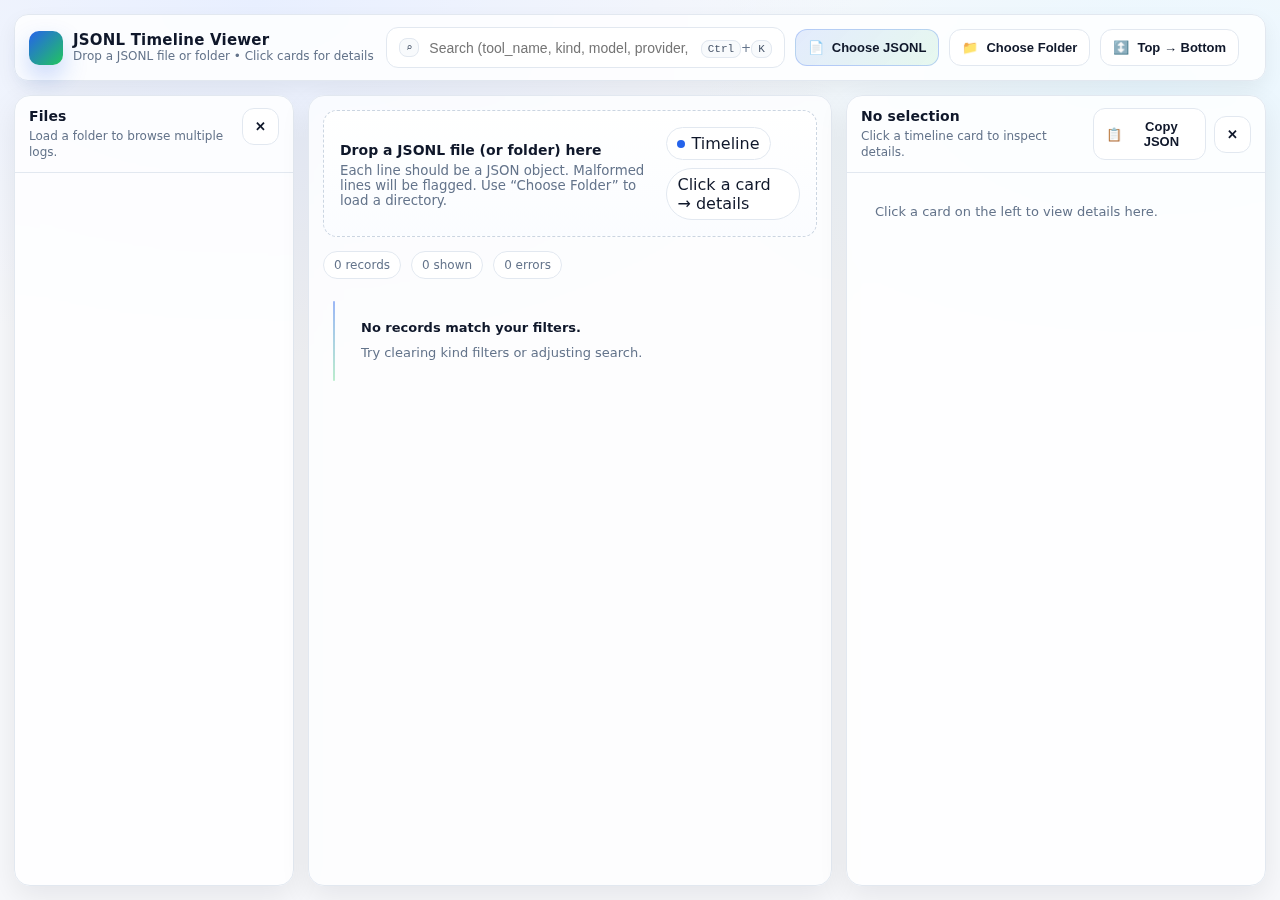
<file: jsonl-llm-logs.html>
<!doctype html>
<html lang="en">
<head>
  <meta charset="utf-8" />
  <meta name="viewport" content="width=device-width, initial-scale=1" />
  <title>JSONL Timeline Viewer</title>
  <style>
    :root{
      --bg: #f7f8fb;
      --panel: #ffffff;
      --panel2: #fbfcff;
      --text: #0f172a;
      --muted: #475569;
      --muted2:#64748b;
      --border:#e2e8f0;
      --shadow: 0 10px 30px rgba(2,6,23,.08);
      --shadow2: 0 8px 20px rgba(2,6,23,.06);
      --accent:#2563eb;
      --accent2:#1d4ed8;
      --chip:#eef2ff;
      --chipText:#1e3a8a;
      --danger:#dc2626;
      --ok:#16a34a;
      --warn:#f59e0b;
      --mono: ui-monospace, SFMono-Regular, Menlo, Monaco, Consolas, "Liberation Mono", "Courier New", monospace;
      --sans: ui-sans-serif, system-ui, -apple-system, Segoe UI, Roboto, Helvetica, Arial, "Apple Color Emoji","Segoe UI Emoji";
    }

    *{ box-sizing:border-box; }
    html,body{ height:100%; }
    body{
      margin:0;
      font-family: var(--sans);
      color: var(--text);
      background: radial-gradient(1000px 600px at 20% 0%, #e8efff 0%, rgba(232,239,255,0) 60%),
                  radial-gradient(900px 500px at 90% 10%, #e9f7ff 0%, rgba(233,247,255,0) 55%),
                  var(--bg);
    }

    /* Layout */
    .app{
      display:grid;
      grid-template-columns: 320px 1fr 420px;
      grid-template-rows: auto 1fr;
      align-content: start;
      gap: 14px;
      height:100vh;
      padding: 14px;
      width: 100vw;
      max-width: none;
      margin: 0;
    }
    @media (max-width: 1350px){
      .app{ grid-template-columns: 280px 1fr 420px; }
    }
    @media (max-width: 1100px){
      .app{ grid-template-columns: 1fr; grid-template-rows: auto auto 1fr; }
      .drawer{ position: fixed; right: 12px; left: 12px; top: 72px; bottom: 12px; }
      .filePane{ max-height: 240px; }
    }

    /* Header */
    .topbar{
      grid-column: 1 / -1;
      display:flex;
      gap: 12px;
      align-items:center;
      padding: 12px 14px;
      border:1px solid var(--border);
      background: rgba(255,255,255,.82);
      backdrop-filter: blur(10px);
      border-radius: 14px;
      box-shadow: var(--shadow2);
    }
    .brand{
      display:flex;
      align-items:center;
      gap: 10px;
      min-width: 220px;
    }
    .logo{
      width: 34px;
      height: 34px;
      border-radius: 10px;
      background: linear-gradient(135deg, var(--accent), #22c55e);
      box-shadow: 0 12px 25px rgba(37,99,235,.25);
    }
    .brand h1{
      margin:0;
      font-size: 15px;
      font-weight: 750;
      letter-spacing: .2px;
      line-height: 1.1;
    }
    .brand p{
      margin:0;
      font-size: 12px;
      color: var(--muted2);
    }

    .controls{
      flex:1;
      display:flex;
      gap: 10px;
      align-items:center;
      flex-wrap: wrap;
    }

    .search{
      flex: 1;
      min-width: 260px;
      display:flex;
      align-items:center;
      gap: 8px;
      padding: 10px 12px;
      border:1px solid var(--border);
      background: var(--panel);
      border-radius: 12px;
    }
    .search input{
      border:0;
      outline:0;
      width:100%;
      font-size: 14px;
      color: var(--text);
      background: transparent;
    }
    .search .hint{
      font-size: 12px;
      color: var(--muted2);
      white-space: nowrap;
    }

    button, .btn{
      border:1px solid var(--border);
      background: var(--panel);
      color: var(--text);
      padding: 10px 12px;
      border-radius: 12px;
      cursor:pointer;
      font-weight: 650;
      font-size: 13px;
      display:inline-flex;
      align-items:center;
      gap: 8px;
      user-select:none;
      transition: transform .05s ease, background .15s ease, border-color .15s ease;
    }
    button:hover, .btn:hover{
      background: #f5f7ff;
      border-color: #d7def0;
    }
    button:active, .btn:active{
      transform: translateY(1px);
    }
    .btnPrimary{
      background: linear-gradient(135deg, rgba(37,99,235,.12), rgba(34,197,94,.10));
      border-color: rgba(37,99,235,.25);
    }
    .btnPrimary:hover{
      border-color: rgba(37,99,235,.35);
      background: linear-gradient(135deg, rgba(37,99,235,.16), rgba(34,197,94,.12));
    }

    .pillRow{
      display:flex;
      gap: 8px;
      align-items:center;
      flex-wrap: wrap;
    }
    .pill{
      font-size: 12px;
      font-weight: 650;
      border: 1px solid var(--border);
      background: var(--panel);
      padding: 6px 10px;
      border-radius: 999px;
      color: var(--muted);
      cursor:pointer;
      user-select:none;
      transition: background .15s ease, border-color .15s ease, color .15s ease;
    }
    .pill.active{
      background: var(--chip);
      border-color: rgba(37,99,235,.22);
      color: var(--chipText);
    }

    /* Main timeline */
    .main{
      border:1px solid var(--border);
      background: rgba(255,255,255,.70);
      backdrop-filter: blur(10px);
      border-radius: 16px;
      box-shadow: var(--shadow);
      overflow:hidden;
      display:flex;
      flex-direction: column;
      min-height: 0;
    }

    .dropzone{
      margin: 14px;
      border: 1.5px dashed #cbd5e1;
      background: linear-gradient(180deg, rgba(255,255,255,.9), rgba(250,252,255,.9));
      border-radius: 14px;
      padding: 16px;
      display:flex;
      align-items:center;
      justify-content: space-between;
      gap: 12px;
    }
    .dropzone strong{ font-size: 14px; }
    .dropzone small{ color: var(--muted2); display:block; margin-top: 4px; }
    .dropzone.drag{
      border-color: rgba(37,99,235,.55);
      box-shadow: 0 0 0 6px rgba(37,99,235,.10);
      background: #f2f6ff;
    }

    .metaBar{
      display:flex;
      align-items:center;
      justify-content: space-between;
      gap: 12px;
      padding: 0 14px 12px 14px;
      color: var(--muted2);
      font-size: 12px;
    }
    .metaBar .left{
      display:flex;
      gap: 10px;
      align-items:center;
      flex-wrap: wrap;
    }
    .metaStat{
      display:flex;
      align-items:center;
      gap: 6px;
      padding: 6px 10px;
      background: var(--panel);
      border: 1px solid var(--border);
      border-radius: 999px;
    }
    .dot{
      width: 8px; height: 8px; border-radius: 50%;
      background: var(--accent);
    }

    .timelineWrap{
      position: relative;
      padding: 10px 14px 18px 14px;
      overflow:auto;
      min-height: 0;
    }
    .timeline{
      position: relative;
      padding-left: 24px;
      display:flex;
      flex-direction: column;
      gap: 10px;
    }
    .timeline::before{
      content:"";
      position:absolute;
      left: 10px;
      top: 0;
      bottom: 0;
      width: 2px;
      background: linear-gradient(180deg, rgba(37,99,235,.45), rgba(34,197,94,.30));
      border-radius: 10px;
    }

    .card{
      position: relative;
      border:1px solid var(--border);
      background: var(--panel);
      border-radius: 14px;
      padding: 12px 12px 12px 12px;
      box-shadow: 0 10px 20px rgba(2,6,23,.04);
      cursor:pointer;
      transition: transform .06s ease, border-color .15s ease, box-shadow .15s ease;
    }
    .card:hover{
      transform: translateY(-1px);
      border-color: #d7def0;
      box-shadow: 0 12px 26px rgba(2,6,23,.06);
    }
    .card.selected{
      border-color: rgba(37,99,235,.45);
      box-shadow: 0 0 0 6px rgba(37,99,235,.10);
    }

    .pin{
      position:absolute;
      left: -22px;
      top: 14px;
      width: 16px;
      height: 16px;
      border-radius: 999px;
      border: 2px solid rgba(255,255,255,.9);
      box-shadow: 0 6px 14px rgba(2,6,23,.14);
      background: var(--accent);
    }
    .pin.k_tool_definition{ background: #7c3aed; }
    .pin.k_request{ background: #2563eb; }
    .pin.k_response{ background: #16a34a; }
    .pin.k_tool-call{ background: #f59e0b; }
    .pin.k_tool-return{ background: #0ea5e9; }
    .pin.k_unknown{ background: #94a3b8; }

    .row1{
      display:flex;
      align-items:flex-start;
      justify-content: space-between;
      gap: 10px;
    }
    .title{
      font-weight: 760;
      font-size: 14px;
      letter-spacing: .1px;
      line-height: 1.2;
    }
    .subtitle{
      margin-top: 4px;
      color: var(--muted2);
      font-size: 12px;
      line-height: 1.35;
    }
    .ts{
      color: var(--muted2);
      font-size: 12px;
      white-space: nowrap;
      font-variant-numeric: tabular-nums;
    }

    .chips{
      margin-top: 10px;
      display:flex;
      flex-wrap: wrap;
      gap: 6px;
    }
    .chip{
      font-size: 11px;
      font-weight: 650;
      padding: 5px 8px;
      border-radius: 999px;
      border: 1px solid var(--border);
      background: #f8fafc;
      color: #0f172a;
      font-variant-numeric: tabular-nums;
    }
    .chip.blue{ background: #eef2ff; border-color: rgba(37,99,235,.20); color: #1e3a8a; }
    .chip.green{ background: #ecfdf5; border-color: rgba(22,163,74,.22); color: #065f46; }
    .chip.orange{ background: #fff7ed; border-color: rgba(245,158,11,.22); color: #7c2d12; }
    .chip.gray{ background: #f1f5f9; border-color: rgba(148,163,184,.25); color:#334155; }

    /* Drawer */
    .drawer{
      border:1px solid var(--border);
      background: rgba(255,255,255,.82);
      backdrop-filter: blur(10px);
      border-radius: 16px;
      box-shadow: var(--shadow);
      overflow:hidden;
      display:flex;
      flex-direction: column;
      min-height: 0;
    }

    /* File pane */
    .filePane{
      border:1px solid var(--border);
      background: rgba(255,255,255,.82);
      backdrop-filter: blur(10px);
      border-radius: 16px;
      box-shadow: var(--shadow);
      overflow:hidden;
      display:flex;
      flex-direction: column;
      min-height: 0;
    }
    .filePaneHeader{
      padding: 12px 14px;
      border-bottom: 1px solid var(--border);
      display:flex;
      align-items:flex-start;
      justify-content: space-between;
      gap: 10px;
    }
    .filePaneHeader h2{
      margin:0;
      font-size: 14px;
      font-weight: 780;
      letter-spacing: .1px;
    }
    .filePaneHeader p{
      margin: 4px 0 0 0;
      font-size: 12px;
      color: var(--muted2);
      line-height: 1.35;
    }
    .filePaneBody{
      padding: 10px 10px 12px 10px;
      overflow:auto;
      min-height: 0;
    }
    .fileItem{
      border:1px solid var(--border);
      background: var(--panel);
      border-radius: 14px;
      padding: 10px 10px;
      margin-bottom: 10px;
      cursor:pointer;
      transition: transform .06s ease, border-color .15s ease, box-shadow .15s ease;
    }
    .fileItem:hover{
      transform: translateY(-1px);
      border-color: #d7def0;
      box-shadow: 0 12px 26px rgba(2,6,23,.06);
    }
    .fileItem.selected{
      border-color: rgba(37,99,235,.45);
      box-shadow: 0 0 0 6px rgba(37,99,235,.10);
    }
    .fileItemTop{
      display:flex;
      justify-content: space-between;
      gap: 8px;
      align-items:flex-start;
    }
    .fileItemTop > div{ min-width: 0; }
    .fileItemName{
      font-weight: 760;
      font-size: 13px;
      line-height: 1.25;
      white-space: nowrap;
      overflow: hidden;
      text-overflow: ellipsis;
    }
    .fileItemPath{
      margin-top: 4px;
      color: var(--muted2);
      font-size: 12px;
      white-space: nowrap;
      overflow: hidden;
      text-overflow: ellipsis;
    }
    .fileItemChips{ margin-top: 8px; display:flex; flex-wrap: wrap; gap: 6px; }
    .filePaneEmpty{
      padding: 12px 4px;
      color: var(--muted2);
      font-size: 13px;
      line-height: 1.45;
    }
    .drawerHeader{
      padding: 12px 14px;
      border-bottom: 1px solid var(--border);
      display:flex;
      align-items:flex-start;
      justify-content: space-between;
      gap: 10px;
    }
    .drawerHeader h2{
      margin:0;
      font-size: 14px;
      font-weight: 780;
      letter-spacing: .1px;
    }
    .drawerHeader p{
      margin: 4px 0 0 0;
      font-size: 12px;
      color: var(--muted2);
      line-height: 1.35;
    }
    .drawerBody{
      padding: 12px 14px;
      overflow:auto;
      min-height: 0;
    }
    .kv{
      display:grid;
      grid-template-columns: 130px 1fr;
      gap: 10px 12px;
      padding: 10px 12px;
      border:1px solid var(--border);
      background: var(--panel);
      border-radius: 14px;
    }
    .kv .k{
      color: var(--muted2);
      font-size: 12px;
    }
    .kv .v{
      font-size: 12px;
      color: var(--text);
      font-family: var(--mono);
      overflow-wrap: anywhere;
    }
    .sectionTitle{
      margin: 14px 0 8px 0;
      font-size: 12px;
      color: var(--muted);
      font-weight: 750;
      letter-spacing: .2px;
      text-transform: uppercase;
    }
    pre{
      margin:0;
      border:1px solid var(--border);
      background: #0b1220;
      color: #e2e8f0;
      border-radius: 14px;
      padding: 12px;
      font-size: 12px;
      line-height: 1.45;
      overflow:auto;
      box-shadow: 0 12px 20px rgba(2,6,23,.15) inset;
    }
    /* Keep page light: code block is dark for readability, but everything else is light. */

    .emptyState{
      padding: 18px 14px;
      color: var(--muted2);
      font-size: 13px;
      line-height: 1.45;
    }
    .errorLine{
      border: 1px solid rgba(220,38,38,.22);
      background: rgba(220,38,38,.06);
      color: #7f1d1d;
      padding: 10px 12px;
      border-radius: 12px;
      font-size: 12px;
      margin-top: 10px;
    }
    .toast{
      position: fixed;
      right: 14px;
      bottom: 14px;
      background: rgba(255,255,255,.92);
      border: 1px solid var(--border);
      box-shadow: var(--shadow);
      border-radius: 14px;
      padding: 10px 12px;
      font-size: 13px;
      color: var(--text);
      opacity: 0;
      transform: translateY(8px);
      pointer-events: none;
      transition: opacity .18s ease, transform .18s ease;
    }
    .toast.show{
      opacity: 1;
      transform: translateY(0);
    }

    .pageDropOverlay{
      position: fixed;
      inset: 0;
      display: none;
      align-items: center;
      justify-content: center;
      background: rgba(15, 23, 42, 0.08);
      backdrop-filter: blur(2px);
      z-index: 50;
      pointer-events: none;
    }
    .pageDropOverlay.show{ display: flex; }
    .pageDropOverlayInner{
      pointer-events: none;
      padding: 16px 18px;
      border-radius: 16px;
      border: 2px dashed rgba(37,99,235,.55);
      background: rgba(255,255,255,.92);
      box-shadow: var(--shadow);
      color: var(--text);
      font-weight: 780;
      letter-spacing: .1px;
    }
    .pageDropOverlayInner small{
      display: block;
      margin-top: 6px;
      font-weight: 650;
      color: var(--muted2);
    }

    .kbd{
      font-family: var(--mono);
      font-size: 11px;
      border:1px solid var(--border);
      background: #f8fafc;
      padding: 2px 6px;
      border-radius: 8px;
      color: var(--muted);
    }
  </style>
</head>
<body>
  <div class="app">
    <div class="topbar">
      <div class="brand">
        <div class="logo" aria-hidden="true"></div>
        <div>
          <h1>JSONL Timeline Viewer</h1>
          <p>Drop a JSONL file or folder • Click cards for details</p>
        </div>
      </div>

      <div class="controls">
        <div class="search" title="Search across common fields and raw JSON">
          <span class="kbd">⌕</span>
          <input id="searchInput" placeholder="Search (tool_name, kind, model, provider, etc.)" />
          <span class="hint"><span class="kbd">Ctrl</span>+<span class="kbd">K</span></span>
        </div>

        <button id="pickFileBtn" class="btnPrimary" type="button">
          <span aria-hidden="true">📄</span> Choose JSONL
        </button>
        <button id="pickDirBtn" type="button" title="Choose a folder of JSONL logs">
          <span aria-hidden="true">📁</span> Choose Folder
        </button>
        <button id="sortBtn" type="button" title="Toggle file order">
          <span aria-hidden="true">↕️</span> Top → Bottom
        </button>
        <input id="fileInput" type="file" accept=".jsonl,.txt,application/json,text/plain" hidden />
        <input id="dirInput" type="file" webkitdirectory directory multiple hidden />
      </div>

      <div class="pillRow" id="kindPills"></div>
    </div>

    <aside class="filePane" id="filePane">
      <div class="filePaneHeader">
        <div>
          <h2>Files</h2>
          <p id="filePaneSubtitle">Load a folder to browse multiple logs.</p>
        </div>
        <div style="display:flex; gap:8px; align-items:center;">
          <button id="clearDirBtn" type="button" title="Clear folder listing">✕</button>
        </div>
      </div>
      <div class="filePaneBody" id="fileList"></div>
    </aside>

    <div class="main">
      <div id="dropzone" class="dropzone">
        <div>
          <strong>Drop a JSONL file (or folder) here</strong>
          <small>Each line should be a JSON object. Malformed lines will be flagged. Use “Choose Folder” to load a directory.</small>
        </div>
        <div class="pillRow">
          <span class="metaStat"><span class="dot"></span> Timeline</span>
          <span class="metaStat">Click a card → details</span>
        </div>
      </div>

      <div class="metaBar">
        <div class="left">
          <span class="metaStat" id="statTotal">0 records</span>
          <span class="metaStat" id="statShown">0 shown</span>
          <span class="metaStat" id="statErrors">0 errors</span>
        </div>
        <div class="right" id="fileName"></div>
      </div>

      <div class="timelineWrap">
        <div class="timeline" id="timeline"></div>
      </div>
    </div>

    <aside class="drawer" id="drawer">
      <div class="drawerHeader">
        <div>
          <h2 id="drawerTitle">No selection</h2>
          <p id="drawerSubtitle">Click a timeline card to inspect details.</p>
        </div>
        <div style="display:flex; gap:8px; align-items:center;">
          <button id="copyBtn" type="button" title="Copy the selected JSON">
            <span aria-hidden="true">📋</span> Copy JSON
          </button>
          <button id="closeBtn" type="button" title="Close details">
            <span aria-hidden="true">✕</span>
          </button>
        </div>
      </div>
      <div class="drawerBody" id="drawerBody">
        <div class="emptyState">
          <div style="display:flex; gap:10px; align-items:center; flex-wrap:wrap;">
            <span class="metaStat"><span class="kbd">Tip</span> Use <span class="kbd">Ctrl</span>+<span class="kbd">K</span> to focus search</span>
            <span class="metaStat"><span class="kbd">Tip</span> Filter by kind using pills</span>
          </div>
          <div style="margin-top:12px;">
            This viewer tries to recognize:
            <ul style="margin:8px 0 0 18px; color: var(--muted2);">
              <li><span class="kbd">__record_kind</span> for record grouping</li>
              <li><span class="kbd">kind</span> and <span class="kbd">parts[].part_kind</span> for message/call events</li>
              <li>Records are ordered by their line index in the original JSONL file</li>
            </ul>
          </div>
        </div>
      </div>
    </aside>
  </div>

  <div id="toast" class="toast" role="status" aria-live="polite"></div>
  <div id="pageDropOverlay" class="pageDropOverlay" aria-hidden="true">
    <div class="pageDropOverlayInner">
      Drop JSONL (or a folder) anywhere to load
      <small>Tip: You can also click “Choose JSONL” or “Choose Folder”.</small>
    </div>
  </div>

  <script>
    // ---------- Helpers ----------
    const $ = (sel) => document.querySelector(sel);
    const escapeHtml = (s) => (s ?? "").toString()
      .replaceAll("&", "&amp;").replaceAll("<", "&lt;").replaceAll(">", "&gt;")
      .replaceAll('"', "&quot;").replaceAll("'", "&#039;");

    const safeJsonParse = (line) => {
      try { return { ok:true, value: JSON.parse(line) }; }
      catch (err) { return { ok:false, err }; }
    };

    const tryGet = (obj, path, fallback) => {
      try{
        return path.split(".").reduce((acc,k) => acc?.[k], obj) ?? fallback;
      }catch{ return fallback; }
    };

    const toIsoish = (ts) => {
      if (!ts) return null;
      // Expecting either ISO string or something parseable
      const d = new Date(ts);
      if (Number.isNaN(d.getTime())) return null;
      return d.toISOString();
    };

    const shortTs = (ts) => {
      const iso = toIsoish(ts);
      if (!iso) return null;
      // "2026-01-22T14:44:55.367Z" -> "2026-01-22 14:44:55.367Z"
      return iso.replace("T"," ").replace("Z","Z");
    };

    const stableStringify = (obj) => {
      const seen = new WeakSet();
      const sorter = (val) => {
        if (val && typeof val === "object"){
          if (seen.has(val)) return "[Circular]";
          seen.add(val);
          if (Array.isArray(val)) return val.map(sorter);
          const keys = Object.keys(val).sort((a,b)=>a.localeCompare(b));
          const out = {};
          for (const k of keys) out[k] = sorter(val[k]);
          return out;
        }
        return val;
      };
      return JSON.stringify(sorter(obj), null, 2);
    };

    const guessKind = (rec) => {
      // Prefer explicit __record_kind when present
      if (typeof rec?.__record_kind === "string") return rec.__record_kind;

      // Fallback: common shapes in your sample
      if (typeof rec?.kind === "string") return rec.kind;

      // Look for part_kind in parts
      const pk = rec?.parts?.[0]?.part_kind;
      if (typeof pk === "string") return pk;

      return "unknown";
    };

    const kindClass = (k) => {
      const normalized = (k || "unknown").toLowerCase();
      if (normalized.includes("tool_definition")) return "k_tool_definition";
      if (normalized === "request") return "k_request";
      if (normalized === "response") return "k_response";
      if (normalized === "tool-call" || normalized === "tool_call" || normalized.includes("tool-call")) return "k_tool-call";
      if (normalized === "tool-return" || normalized === "tool_return" || normalized.includes("tool-return")) return "k_tool-return";
      return "k_unknown";
    };

    const headlineFor = (rec) => {
      // Make a friendly title for timeline card
      const rk = rec?.__record_kind;
      if (rk === "tool_definition"){
        const name = tryGet(rec, "tool_def.name", "tool");
        const kind = tryGet(rec, "tool_def.kind", "");
        return `Tool Definition: ${name}${kind ? " ("+kind+")" : ""}`;
      }

      const kind = rec?.kind;
      if (kind === "request"){
        const runId = rec?.run_id ? ` • run ${rec.run_id}` : "";
        const p0 = rec?.parts?.[0];
        const pk = p0?.part_kind;
        if (pk === "system-prompt") return `Request: System Prompt${runId}`;
        if (pk === "user-prompt") return `Request: User Prompt${runId}`;
        if (pk === "tool-call") return `Request: Tool Call (${p0?.tool_name || "tool"})${runId}`;
        return `Request${runId}`;
      }

      if (kind === "response"){
        const model = rec?.model_name ? ` • ${rec.model_name}` : "";
        const prov = rec?.provider_name ? ` • ${rec.provider_name}` : "";
        const finish = rec?.finish_reason ? ` • ${rec.finish_reason}` : "";
        return `Response${model}${prov}${finish}`;
      }

      // Generic: if there's a tool_name inside parts
      const tool = rec?.parts?.find(p => p?.tool_name)?.tool_name;
      const pk = rec?.parts?.[0]?.part_kind;
      if (tool) return `${pk || "tool"}: ${tool}`;
      if (pk) return `${pk}`;
      return guessKind(rec);
    };

    const subtitleFor = (rec) => {
      // Small informative line under title
      const rk = rec?.__record_kind;
      if (rk === "tool_definition"){
        const desc = tryGet(rec, "tool_def.description", "");
        const schemaKeys = Object.keys(tryGet(rec, "tool_def.parameters_json_schema.properties", {}) || {});
        const extra = schemaKeys.length ? `Params: ${schemaKeys.slice(0,6).join(", ")}${schemaKeys.length>6?"…":""}` : "No params";
        return desc ? `${desc} • ${extra}` : extra;
      }

      const kind = rec?.kind;
      if (kind === "request"){
        const p0 = rec?.parts?.[0];
        const pk = p0?.part_kind || "";
        if (pk === "user-prompt"){
          const content = p0?.content || "";
          // Grab <input query="..."> if present
          const m = content.match(/query="([^"]+)"/);
          if (m?.[1]) return `Query: ${m[1]}`;
          return content ? content.slice(0, 120) + (content.length>120?"…":"") : "User prompt";
        }
        if (pk === "system-prompt"){
          const content = p0?.content || "";
          return content ? content.slice(0, 140) + (content.length>140?"…":"") : "System prompt";
        }
        if (pk === "tool-call"){
          return p0?.args ? `Args: ${String(p0.args).slice(0, 140)}${String(p0.args).length>140?"…":""}` : "Tool call";
        }
        return "Request record";
      }

      if (kind === "response"){
        const tokensIn = tryGet(rec, "usage.input_tokens", null);
        const tokensOut = tryGet(rec, "usage.output_tokens", null);
        const cacheR = tryGet(rec, "usage.cache_read_tokens", null);
        const cacheW = tryGet(rec, "usage.cache_write_tokens", null);

        const bits = [];
        if (tokensIn != null) bits.push(`in ${tokensIn}`);
        if (tokensOut != null) bits.push(`out ${tokensOut}`);
        if (cacheR != null && cacheR !== 0) bits.push(`cacheR ${cacheR}`);
        if (cacheW != null && cacheW !== 0) bits.push(`cacheW ${cacheW}`);

        const p0 = rec?.parts?.[0];
        if (p0?.part_kind === "tool-call") bits.push(`tool-call: ${p0.tool_name || "tool"}`);
        return bits.length ? bits.join(" • ") : "Response record";
      }

      // Tool return or other
      const p0 = rec?.parts?.[0];
      if (p0?.part_kind === "tool-return"){
        const tool = p0?.tool_name || "tool";
        const hasContent = typeof p0?.content === "string" && p0.content.length > 0;
        return `${tool} returned${hasContent ? ` • ${p0.content.slice(0, 140)}${p0.content.length>140?"…":""}` : ""}`;
      }

      return "Record";
    };

    const chipsFor = (rec) => {
      const chips = [];
      const kind = guessKind(rec);

      // Common
      if (kind) chips.push({ label: kind, tone: "gray" });

      const ts = rec?.timestamp;
      const t = shortTs(ts);
      if (t) chips.push({ label: t, tone: "gray" });

      // Tool definition
      if (rec?.__record_kind === "tool_definition"){
        const name = tryGet(rec, "tool_def.name", null);
        const k = tryGet(rec, "tool_def.kind", null);
        if (name) chips.push({ label: name, tone: "blue" });
        if (k) chips.push({ label: k, tone: "blue" });
      }

      // Request/Response
      if (rec?.run_id) chips.push({ label: `run_id ${rec.run_id.slice(0,8)}…`, tone: "gray" });
      if (rec?.model_name) chips.push({ label: rec.model_name, tone: "blue" });
      if (rec?.provider_name) chips.push({ label: rec.provider_name, tone: "blue" });
      if (rec?.finish_reason) chips.push({ label: `finish ${rec.finish_reason}`, tone: "orange" });

      // Tool call specifics
      const toolCall = rec?.parts?.find(p => p?.part_kind === "tool-call");
      if (toolCall?.tool_name) chips.push({ label: `tool ${toolCall.tool_name}`, tone: "orange" });

      const toolRet = rec?.parts?.find(p => p?.part_kind === "tool-return");
      if (toolRet?.tool_name) chips.push({ label: `return ${toolRet.tool_name}`, tone: "green" });

      // Token usage
      const u = rec?.usage;
      if (u?.input_tokens != null) chips.push({ label: `in ${u.input_tokens}`, tone: "gray" });
      if (u?.output_tokens != null) chips.push({ label: `out ${u.output_tokens}`, tone: "gray" });

      // De-dupe by label
      const seen = new Set();
      return chips.filter(c => (seen.has(c.label) ? false : (seen.add(c.label), true))).slice(0, 10);
    };

    const recordSearchText = (rec) => {
      // Build a low-cost search blob
      const bits = [];
      const k = guessKind(rec);
      bits.push(k);

      if (rec?.__record_kind) bits.push(rec.__record_kind);
      if (rec?.kind) bits.push(rec.kind);
      if (rec?.model_name) bits.push(rec.model_name);
      if (rec?.provider_name) bits.push(rec.provider_name);
      if (rec?.finish_reason) bits.push(rec.finish_reason);
      if (rec?.run_id) bits.push(rec.run_id);

      const tdName = tryGet(rec, "tool_def.name", null);
      if (tdName) bits.push(tdName);

      for (const p of rec?.parts || []){
        if (p?.part_kind) bits.push(p.part_kind);
        if (p?.tool_name) bits.push(p.tool_name);
        if (typeof p?.content === "string") bits.push(p.content.slice(0, 300));
        if (typeof p?.args === "string") bits.push(p.args.slice(0, 300));
      }

      // Include raw JSON for odd fields (still fine for a few thousand records)
      bits.push(stableStringify(rec).slice(0, 4000));

      return bits.join(" ").toLowerCase();
    };

    const toast = (() => {
      let tId = null;
      return (msg) => {
        const el = $("#toast");
        el.textContent = msg;
        el.classList.add("show");
        clearTimeout(tId);
        tId = setTimeout(() => el.classList.remove("show"), 1600);
      };
    })();

    // ---------- State ----------
    let all = [];            // parsed records {rec, idx, error?}
    let view = [];           // filtered records
    let selectedIdx = null;  // index into view array
    let activeKinds = new Set(); // if empty => show all
    let sortAsc = true;      // file order: top->bottom

    // Directory / multi-file state
    let directoryEntries = []; // [{ file, relPath, size, lastModified, records?, errors? }]
    let selectedFileKey = null;

    // ---------- UI Refs ----------
    const timelineEl = $("#timeline");
    const dropzoneEl = $("#dropzone");
    const fileInputEl = $("#fileInput");
    const dirInputEl = $("#dirInput");
    const pickFileBtn = $("#pickFileBtn");
    const pickDirBtn = $("#pickDirBtn");
    const searchInput = $("#searchInput");
    const kindPillsEl = $("#kindPills");
    const sortBtn = $("#sortBtn");
    const statTotal = $("#statTotal");
    const statShown = $("#statShown");
    const statErrors = $("#statErrors");
    const fileNameEl = $("#fileName");
    const pageDropOverlayEl = $("#pageDropOverlay");

    const fileListEl = $("#fileList");
    const filePaneSubtitleEl = $("#filePaneSubtitle");
    const clearDirBtn = $("#clearDirBtn");

    const drawerEl = $("#drawer");
    const drawerTitle = $("#drawerTitle");
    const drawerSubtitle = $("#drawerSubtitle");
    const drawerBody = $("#drawerBody");
    const copyBtn = $("#copyBtn");
    const closeBtn = $("#closeBtn");

    // ---------- Directory helpers ----------
    const fmtBytes = (bytes) => {
      if (bytes == null || Number.isNaN(bytes)) return "";
      const kb = bytes / 1024;
      if (kb < 1024) return `${Math.round(kb).toLocaleString()} KB`;
      const mb = kb / 1024;
      if (mb < 1024) return `${mb.toFixed(1).toLocaleString()} MB`;
      const gb = mb / 1024;
      return `${gb.toFixed(2).toLocaleString()} GB`;
    };

    const fileKeyForEntry = (entry) => entry?.relPath || entry?.file?.webkitRelativePath || entry?.file?.name;
    const baseName = (p) => {
      const s = (p || "").toString();
      const parts = s.split("/").filter(Boolean);
      return parts.length ? parts[parts.length - 1] : s;
    };
    const dirNameFromRelPath = (relPath) => {
      const s = (relPath || "").toString();
      const parts = s.split("/").filter(Boolean);
      return parts.length > 1 ? parts[0] : null;
    };

    function setDirectoryEntries(entries, { autoOpenFirst = true } = {}){
      directoryEntries = (entries || [])
        .filter(e => e?.file)
        // Keep jsonl-ish files (plus .txt) when browsing folder; still allow manual load via single-file.
        .filter(e => {
          const n = (e.relPath || e.file.name || "").toLowerCase();
          return n.endsWith(".jsonl") || n.endsWith(".json") || n.endsWith(".txt");
        })
        .sort((a,b) => (a.relPath || a.file.name).localeCompare((b.relPath || b.file.name)));

      selectedFileKey = null;

      const folderLabel = directoryEntries.length ? (dirNameFromRelPath(directoryEntries[0].relPath) || "Folder") : "Folder";
      filePaneSubtitleEl.textContent = directoryEntries.length
        ? `${folderLabel} • ${directoryEntries.length.toLocaleString()} file(s)`
        : "Load a folder to browse multiple logs.";

      renderFileList();

      if (autoOpenFirst && directoryEntries.length){
        // Prefer the newest file by lastModified if present
        const newest = [...directoryEntries].sort((a,b) => (b.file.lastModified || 0) - (a.file.lastModified || 0))[0];
        openEntry(newest);
      }
    }

    function clearDirectory(){
      directoryEntries = [];
      selectedFileKey = null;
      filePaneSubtitleEl.textContent = "Load a folder to browse multiple logs.";
      renderFileList();
    }

    function renderFileList(){
      fileListEl.innerHTML = "";

      if (!directoryEntries.length){
        const empty = document.createElement("div");
        empty.className = "filePaneEmpty";
        empty.innerHTML = `
          <div style="font-weight:750; color: var(--text);">No folder loaded</div>
          <div style="margin-top:6px;">Click <span class="kbd">Choose Folder</span> to load a directory of JSONL logs.</div>
          <div style="margin-top:6px;">Single-file drop still works.</div>
        `;
        fileListEl.appendChild(empty);
        return;
      }

      for (const entry of directoryEntries){
        const key = fileKeyForEntry(entry);
        const rel = entry.relPath || entry.file.webkitRelativePath || entry.file.name;
        const name = baseName(rel);
        const pathOnly = rel.includes("/") ? rel.split("/").slice(0,-1).join("/") : "";

        const item = document.createElement("div");
        item.className = "fileItem" + (selectedFileKey === key ? " selected" : "");
        item.setAttribute("role","button");
        item.setAttribute("tabindex","0");
        item.title = rel;

        const top = document.createElement("div");
        top.className = "fileItemTop";
        const left = document.createElement("div");
        left.style.flex = "1";
        left.style.minWidth = "0";
        const title = document.createElement("div");
        title.className = "fileItemName";
        title.textContent = name;
        title.title = name;
        left.appendChild(title);
        if (pathOnly){
          const path = document.createElement("div");
          path.className = "fileItemPath";
          path.textContent = pathOnly;
          path.title = pathOnly;
          left.appendChild(path);
        }
        top.appendChild(left);
        item.appendChild(top);

        const chips = document.createElement("div");
        chips.className = "fileItemChips";

        const addChip = (label, tone = "gray") => {
          const chip = document.createElement("span");
          chip.className = `chip ${tone}`;
          chip.textContent = label;
          chips.appendChild(chip);
        };

        addChip(fmtBytes(entry.file.size), "gray");
        if (entry.file.lastModified) addChip(new Date(entry.file.lastModified).toLocaleString(), "gray");
        if (typeof entry.records === "number") addChip(`${entry.records} rec`, "blue");
        if (typeof entry.errors === "number" && entry.errors > 0) addChip(`${entry.errors} errors`, "orange");

        item.appendChild(chips);

        const open = () => openEntry(entry);
        item.addEventListener("click", open);
        item.addEventListener("keydown", (e) => {
          if (e.key === "Enter" || e.key === " "){
            e.preventDefault();
            open();
          }
        });

        fileListEl.appendChild(item);
      }
    }

    function updateEntryStats(fileKey, { records, errors }){
      const idx = directoryEntries.findIndex(e => fileKeyForEntry(e) === fileKey);
      if (idx === -1) return;
      directoryEntries[idx] = { ...directoryEntries[idx], records, errors };
      renderFileList();
    }

    // ---------- Parsing ----------
    async function parseJsonl(text){
      const lines = text.split(/\r?\n/).filter(l => l.trim().length);
      const parsed = [];
      let errors = 0;

      for (let i=0; i<lines.length; i++){
        const line = lines[i].trim();
        const res = safeJsonParse(line);
        if (!res.ok){
          errors++;
          parsed.push({
            idx: i,
            rec: { __parse_error: true, __line: i+1, __raw: line, __error: String(res.err) },
            error: true
          });
          continue;
        }
        parsed.push({ idx: i, rec: res.value, error: false });
      }

      // Attach computed fields for filtering/sorting
      for (const item of parsed){
        const rec = item.rec;
        item._kind = guessKind(rec);
        item._ts = toIsoish(rec?.timestamp) || null;
        item._headline = headlineFor(rec);
        item._subtitle = subtitleFor(rec);
        item._search = recordSearchText(rec);
      }

      return { parsed, errors };
    }

    // ---------- Filtering / Sorting ----------
    function applyFilters(){
      const q = (searchInput.value || "").trim().toLowerCase();

      view = all.filter(item => {
        if (activeKinds.size > 0 && !activeKinds.has(item._kind)) return false;
        if (!q) return true;
        return item._search.includes(q);
      });

      // Always sort by original JSONL line index (file order).
      const dir = sortAsc ? 1 : -1;
      view.sort((a,b) => {
        return (a.idx - b.idx) * dir;
      });

      // Maintain selection if possible
      if (selectedIdx != null){
        const selected = view[selectedIdx];
        if (!selected){
          selectedIdx = null;
          renderDrawer(null);
        }
      }

      renderStats();
      renderTimeline();
    }

    function rebuildKindPills(){
      const counts = new Map();
      for (const item of all){
        counts.set(item._kind, (counts.get(item._kind) || 0) + 1);
      }
      const kinds = [...counts.keys()].sort((a,b)=>a.localeCompare(b));

      kindPillsEl.innerHTML = "";
      for (const k of kinds){
        const pill = document.createElement("div");
        pill.className = "pill" + (activeKinds.has(k) ? " active" : "");
        pill.textContent = `${k} (${counts.get(k)})`;
        pill.title = "Toggle kind filter";
        pill.addEventListener("click", () => {
          if (activeKinds.has(k)) activeKinds.delete(k);
          else activeKinds.add(k);
          rebuildKindPills();
          applyFilters();
        });
        kindPillsEl.appendChild(pill);
      }

      // Add "Clear" if active
      if (activeKinds.size > 0){
        const clear = document.createElement("div");
        clear.className = "pill active";
        clear.textContent = "Clear filters";
        clear.title = "Clear kind filters";
        clear.addEventListener("click", () => {
          activeKinds.clear();
          rebuildKindPills();
          applyFilters();
        });
        kindPillsEl.prepend(clear);
      }
    }

    function renderStats(){
      statTotal.textContent = `${all.length} records`;
      statShown.textContent = `${view.length} shown`;
      const errCount = all.filter(x => x.error).length;
      statErrors.textContent = `${errCount} errors`;
    }

    // ---------- Render Timeline ----------
    function renderTimeline(){
      timelineEl.innerHTML = "";

      if (view.length === 0){
        const empty = document.createElement("div");
        empty.className = "emptyState";
        empty.innerHTML = `
          <div style="font-weight:750; color: var(--text);">No records match your filters.</div>
          <div style="margin-top:6px;">Try clearing kind filters or adjusting search.</div>
        `;
        timelineEl.appendChild(empty);
        return;
      }

      for (let i=0; i<view.length; i++){
        const item = view[i];
        const rec = item.rec;
        const card = document.createElement("div");
        card.className = "card" + (i === selectedIdx ? " selected" : "");
        card.setAttribute("role","button");
        card.setAttribute("tabindex","0");

        const pin = document.createElement("div");
        pin.className = `pin ${kindClass(item._kind)}`;
        card.appendChild(pin);

        const row1 = document.createElement("div");
        row1.className = "row1";

        const left = document.createElement("div");
        const title = document.createElement("div");
        title.className = "title";
        title.textContent = item._headline;

        const subtitle = document.createElement("div");
        subtitle.className = "subtitle";
        subtitle.textContent = item._subtitle;

        left.appendChild(title);
        left.appendChild(subtitle);

        const ts = document.createElement("div");
        ts.className = "ts";
        ts.textContent = shortTs(rec?.timestamp) || "";

        row1.appendChild(left);
        row1.appendChild(ts);

        card.appendChild(row1);

        const chips = document.createElement("div");
        chips.className = "chips";
        for (const c of chipsFor(rec)){
          const chip = document.createElement("span");
          chip.className = `chip ${c.tone || "gray"}`;
          chip.textContent = c.label;
          chips.appendChild(chip);
        }
        card.appendChild(chips);

        if (item.error){
          const err = document.createElement("div");
          err.className = "errorLine";
          err.textContent = `Line ${rec.__line}: ${rec.__error}`;
          card.appendChild(err);
        }

        const select = () => {
          selectedIdx = i;
          renderTimeline(); // to update selected style
          renderDrawer(item);
        };

        card.addEventListener("click", select);
        card.addEventListener("keydown", (e) => {
          if (e.key === "Enter" || e.key === " "){
            e.preventDefault();
            select();
          }
        });

        timelineEl.appendChild(card);
      }
    }

    // ---------- Drawer ----------
    function renderDrawer(item){
      if (!item){
        drawerTitle.textContent = "No selection";
        drawerSubtitle.textContent = "Click a timeline card to inspect details.";
        copyBtn.disabled = true;
        drawerBody.innerHTML = `
          <div class="emptyState">
            Click a card on the left to view details here.
          </div>
        `;
        return;
      }

      const rec = item.rec;
      const k = item._kind;

      drawerTitle.textContent = item._headline;
      drawerSubtitle.textContent = `${k}${rec?.timestamp ? " • " + (shortTs(rec.timestamp) || rec.timestamp) : ""}`;
      copyBtn.disabled = false;

      const kvRows = [];

      const addKV = (key, val) => {
        if (val == null) return;
        kvRows.push({ key, val: String(val) });
      };

      addKV("kind", k);
      addKV("__record_kind", rec?.__record_kind);
      addKV("timestamp", rec?.timestamp);
      addKV("run_id", rec?.run_id);
      addKV("model_name", rec?.model_name);
      addKV("provider", rec?.provider_name);
      addKV("finish_reason", rec?.finish_reason);

      // If it has parts, show first part summary
      const p0 = rec?.parts?.[0];
      if (p0){
        addKV("part_kind", p0?.part_kind);
        addKV("tool_name", p0?.tool_name);
        addKV("tool_call_id", p0?.tool_call_id);
      }

      // Token usage summary
      const u = rec?.usage;
      if (u){
        addKV("input_tokens", u.input_tokens);
        addKV("output_tokens", u.output_tokens);
        addKV("cache_read", u.cache_read_tokens);
        addKV("cache_write", u.cache_write_tokens);
      }

      const kvHtml = kvRows.length
        ? `<div class="kv">${kvRows.map(r => `
            <div class="k">${escapeHtml(r.key)}</div>
            <div class="v">${escapeHtml(r.val)}</div>
          `).join("")}</div>`
        : `<div class="emptyState">No structured fields detected.</div>`;

      const raw = stableStringify(rec);

      // Also show extracted "parts" in a friendly way if present
      let partsSection = "";
      if (Array.isArray(rec?.parts) && rec.parts.length){
        const parts = rec.parts.map((p, idx) => {
          const lines = [];
          if (p.part_kind) lines.push(["part_kind", p.part_kind]);
          if (p.tool_name) lines.push(["tool_name", p.tool_name]);
          if (p.tool_call_id) lines.push(["tool_call_id", p.tool_call_id]);
          if (p.id) lines.push(["id", p.id]);
          if (typeof p.args === "string") lines.push(["args", p.args]);
          if (typeof p.content === "string") lines.push(["content", p.content]);

          const pretty = lines.map(([a,b]) => `<div style="margin-top:6px;">
              <div style="color:var(--muted2); font-size:12px; font-weight:750;">${escapeHtml(a)}</div>
              <div style="font-family:var(--mono); font-size:12px; overflow-wrap:anywhere; color:var(--text); background:var(--panel2); border:1px solid var(--border); padding:10px; border-radius:12px; margin-top:4px;">
                ${escapeHtml(b).replaceAll("\n","<br/>")}
              </div>
            </div>`).join("");

          return `<div style="border:1px solid var(--border); background: var(--panel); border-radius:14px; padding:10px 12px; margin-top:10px;">
            <div style="display:flex; justify-content:space-between; align-items:center;">
              <div style="font-weight:780;">Part #${idx+1}</div>
              <div style="color:var(--muted2); font-size:12px;">${escapeHtml(p.part_kind || "")}</div>
            </div>
            ${pretty || `<div style="color:var(--muted2); font-size:12px; margin-top:6px;">No displayable fields.</div>`}
          </div>`;
        }).join("");

        partsSection = `
          <div class="sectionTitle">Parts</div>
          ${parts}
        `;
      }

      drawerBody.innerHTML = `
        <div class="sectionTitle">Key fields</div>
        ${kvHtml}

        ${partsSection}

        <div class="sectionTitle">Raw JSON</div>
        <pre id="rawPre">${escapeHtml(raw)}</pre>
      `;
    }

    // ---------- Events ----------
    pickFileBtn.addEventListener("click", () => fileInputEl.click());
    pickDirBtn.addEventListener("click", () => dirInputEl.click());

    fileInputEl.addEventListener("change", async () => {
      const f = fileInputEl.files?.[0];
      if (!f) return;
      clearDirectory();
      await loadFile({ file: f, relPath: f.name });
      fileInputEl.value = "";
    });

    dirInputEl.addEventListener("change", async () => {
      const files = Array.from(dirInputEl.files || []);
      if (!files.length) return;
      const entries = files.map(f => ({
        file: f,
        relPath: f.webkitRelativePath || f.name,
        size: f.size,
        lastModified: f.lastModified
      }));
      setDirectoryEntries(entries, { autoOpenFirst: true });
      dirInputEl.value = "";
      toast(`Loaded folder with ${directoryEntries.length} file(s).`);
    });

    clearDirBtn.addEventListener("click", () => {
      clearDirectory();
      toast("Cleared folder listing.");
    });

    async function openEntry(entry){
      const key = fileKeyForEntry(entry);
      selectedFileKey = key;
      renderFileList();
      await loadFile(entry);
    }

    async function loadFile(entry){
      const file = entry?.file;
      if (!file) return;

      const relPath = entry?.relPath || file.webkitRelativePath || file.name;
      const text = await file.text();
      const { parsed, errors } = await parseJsonl(text);

      all = parsed;
      selectedIdx = null;
      activeKinds.clear();

      fileNameEl.textContent = `${relPath} • ${fmtBytes(file.size)}`;
      rebuildKindPills();
      applyFilters();
      renderDrawer(null);

      if (directoryEntries.length){
        updateEntryStats(fileKeyForEntry({ file, relPath }), { records: all.length, errors });
      }

      if (errors) toast(`Loaded with ${errors} parse error(s).`);
      else toast(`Loaded ${all.length} record(s).`);
    }

    // Drag & Drop helpers
    const fileFromFileEntry = (fileEntry) => new Promise((resolve, reject) => {
      try{
        fileEntry.file(resolve, reject);
      }catch(err){
        reject(err);
      }
    });

    const readAllDirectoryEntries = (directoryReader) => new Promise((resolve, reject) => {
      const all = [];
      const read = () => {
        directoryReader.readEntries((entries) => {
          if (!entries.length) return resolve(all);
          all.push(...entries);
          read();
        }, reject);
      };
      read();
    });

    async function entriesFromDataTransfer(dataTransfer){
      const items = Array.from(dataTransfer?.items || []);
      const canUseEntries = items.length && typeof items[0]?.webkitGetAsEntry === "function";

      if (!canUseEntries){
        const files = Array.from(dataTransfer?.files || []);
        return files.map(f => ({ file: f, relPath: f.name, size: f.size, lastModified: f.lastModified }));
      }

      const out = [];
      const walk = async (entry, prefix) => {
        if (!entry) return;
        if (entry.isFile){
          const f = await fileFromFileEntry(entry);
          const relPath = (prefix ? `${prefix}/` : "") + f.name;
          out.push({ file: f, relPath, size: f.size, lastModified: f.lastModified });
          return;
        }
        if (entry.isDirectory){
          const reader = entry.createReader();
          const children = await readAllDirectoryEntries(reader);
          const nextPrefix = (prefix ? `${prefix}/` : "") + entry.name;
          for (const child of children) await walk(child, nextPrefix);
        }
      };

      for (const item of items){
        const entry = item.webkitGetAsEntry?.();
        if (entry) await walk(entry, "");
      }

      // If the drag contained a single file, keep relPath simple.
      if (out.length === 1){
        out[0].relPath = out[0].file.name;
      }
      return out;
    }

    // Drag & Drop (whole page)
    const isFileDragEvent = (e) => {
      const types = e?.dataTransfer?.types;
      if (!types) return false;
      if (typeof types.contains === "function") return types.contains("Files");
      return Array.from(types).includes("Files");
    };

    let dragDepth = 0;
    const setDraggingUi = (on) => {
      pageDropOverlayEl.classList.toggle("show", on);
      dropzoneEl.classList.toggle("drag", on);
    };

    window.addEventListener("dragenter", (e) => {
      if (!isFileDragEvent(e)) return;
      e.preventDefault();
      dragDepth++;
      setDraggingUi(true);
    });

    window.addEventListener("dragover", (e) => {
      if (!isFileDragEvent(e)) return;
      e.preventDefault();
      setDraggingUi(true);
    });

    window.addEventListener("dragleave", (e) => {
      if (!isFileDragEvent(e)) return;
      dragDepth = Math.max(0, dragDepth - 1);
      if (dragDepth === 0) setDraggingUi(false);
    });

    window.addEventListener("drop", async (e) => {
      if (!isFileDragEvent(e)) return;
      e.preventDefault();
      dragDepth = 0;
      setDraggingUi(false);

      const entries = await entriesFromDataTransfer(e.dataTransfer);
      if (!entries.length) return;

      if (entries.length === 1){
        // Single file: behave like before
        clearDirectory();
        await loadFile(entries[0]);
        return;
      }

      // Multiple files (often a folder): populate list and auto-open the newest
      setDirectoryEntries(entries, { autoOpenFirst: true });
      toast(`Loaded ${directoryEntries.length} file(s) from drop.`);
    });

    window.addEventListener("dragend", () => {
      dragDepth = 0;
      setDraggingUi(false);
    });

    // Search
    searchInput.addEventListener("input", () => applyFilters());
    window.addEventListener("keydown", (e) => {
      if ((e.ctrlKey || e.metaKey) && e.key.toLowerCase() === "k"){
        e.preventDefault();
        searchInput.focus();
        searchInput.select();
      }
      // basic up/down navigation when focused in timeline
      if (e.key === "Escape"){
        if (document.activeElement === searchInput) searchInput.blur();
      }
    });

    // Sort toggle
    sortBtn.addEventListener("click", () => {
      sortAsc = !sortAsc;
      sortBtn.innerHTML = `<span aria-hidden="true">↕️</span> ${sortAsc ? "Top → Bottom" : "Bottom → Top"}`;
      applyFilters();
    });

    // Drawer controls
    closeBtn.addEventListener("click", () => {
      selectedIdx = null;
      renderTimeline();
      renderDrawer(null);
    });

    copyBtn.addEventListener("click", async () => {
      if (selectedIdx == null || !view[selectedIdx]) return;
      const rec = view[selectedIdx].rec;
      try{
        await navigator.clipboard.writeText(stableStringify(rec));
        toast("Copied JSON to clipboard.");
      }catch{
        toast("Copy failed (clipboard blocked).");
      }
    });

    // Boot empty
    rebuildKindPills();
    renderStats();
    renderTimeline();
    renderDrawer(null);
  </script>
</body>
</html>
</file>
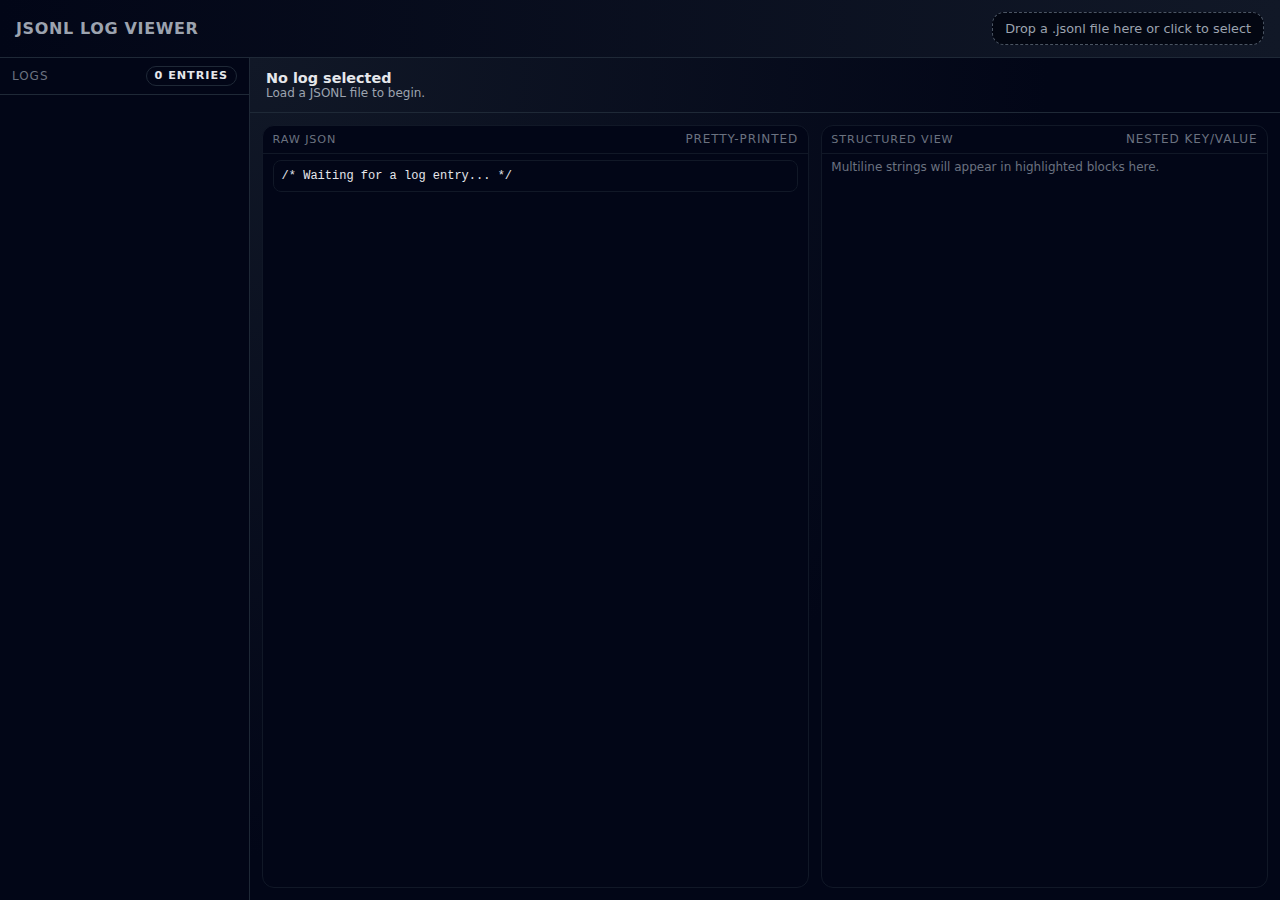
<file: jsonl-viewer.html>
<!DOCTYPE html>
<html lang="en">
<head>
  <meta charset="UTF-8" />
  <title>JSONL Log Viewer</title>
  <meta name="viewport" content="width=device-width, initial-scale=1" />
  <style>
    :root {
      font-family: system-ui, -apple-system, BlinkMacSystemFont, "Segoe UI", sans-serif;
      color-scheme: light dark;
    }

    * {
      box-sizing: border-box;
    }

    body {
      margin: 0;
      display: flex;
      flex-direction: column;
      min-height: 100vh;
      background: #0f172a;
      color: #e5e7eb;
    }

    header {
      padding: 0.75rem 1rem;
      border-bottom: 1px solid #1f2937;
      background: linear-gradient(90deg, #020617, #111827);
      display: flex;
      align-items: center;
      justify-content: space-between;
      gap: 1rem;
    }

    header h1 {
      margin: 0;
      font-size: 1rem;
      font-weight: 600;
      letter-spacing: 0.04em;
      text-transform: uppercase;
      color: #9ca3af;
    }

    #drop-zone {
      border: 1px dashed #4b5563;
      border-radius: 0.75rem;
      padding: 0.5rem 0.75rem;
      font-size: 0.8rem;
      display: inline-flex;
      align-items: center;
      gap: 0.5rem;
      cursor: pointer;
      transition: border-color 0.15s ease, background-color 0.15s ease;
      background: #030712;
    }

    #drop-zone.dragover {
      border-color: #38bdf8;
      background: #020617;
    }

    #drop-zone span {
      color: #9ca3af;
    }

    #file-input {
      display: none;
    }

    main {
      display: flex;
      flex: 1;
      min-height: 0;
    }

    #sidebar {
      width: 250px;
      max-width: 40%;
      border-right: 1px solid #1f2937;
      display: flex;
      flex-direction: column;
      background: #020617;
    }

    #log-summary-header {
      padding: 0.5rem 0.75rem;
      font-size: 0.75rem;
      text-transform: uppercase;
      letter-spacing: 0.08em;
      color: #6b7280;
      border-bottom: 1px solid #1f2937;
      display: flex;
      justify-content: space-between;
      align-items: center;
      gap: 0.5rem;
    }

    #log-count {
      font-weight: 600;
      color: #e5e7eb;
    }

    #log-list {
      list-style: none;
      margin: 0;
      padding: 0;
      overflow-y: auto;
      flex: 1;
    }

    .log-item {
      padding: 0.5rem 0.75rem;
      border-bottom: 1px solid #111827;
      cursor: pointer;
      font-size: 0.8rem;
      display: flex;
      flex-direction: column;
      gap: 0.2rem;
      background: transparent;
      transition: background 0.1s ease;
    }

    .log-item:hover {
      background: #020617;
    }

    .log-item.selected {
      background: #0f172a;
      border-left: 3px solid #38bdf8;
      padding-left: 0.6rem;
    }

    .log-item-title {
      font-weight: 500;
      color: #e5e7eb;
      white-space: nowrap;
      overflow: hidden;
      text-overflow: ellipsis;
    }

    .log-item-meta {
      font-size: 0.7rem;
      color: #9ca3af;
      display: flex;
      justify-content: space-between;
      gap: 0.5rem;
    }

    #detail {
      flex: 1;
      display: flex;
      flex-direction: column;
      min-width: 0;
      background: radial-gradient(circle at top left, #111827, #020617 60%);
    }

    #detail-header {
      padding: 0.75rem 1rem;
      border-bottom: 1px solid #1f2937;
      display: flex;
      justify-content: space-between;
      align-items: center;
      gap: 0.75rem;
    }

    #detail-title {
      font-size: 0.9rem;
      font-weight: 600;
      color: #e5e7eb;
    }

    #detail-meta {
      font-size: 0.75rem;
      color: #9ca3af;
    }

    #detail-content {
      flex: 1;
      display: grid;
      grid-template-columns: minmax(0, 1.1fr) minmax(0, 0.9fr);
      gap: 0.75rem;
      padding: 0.75rem;
      min-height: 0;
    }

    @media (max-width: 800px) {
      main {
        flex-direction: column;
      }

      #sidebar {
        width: 100%;
        max-width: 100%;
        max-height: 40vh;
      }

      #detail-content {
        grid-template-columns: minmax(0, 1fr);
      }
    }

    .panel {
      border-radius: 0.75rem;
      border: 1px solid #111827;
      background: #020617;
      display: flex;
      flex-direction: column;
      min-height: 0;
      overflow: hidden;
    }

    .panel-header {
      padding: 0.4rem 0.6rem;
      border-bottom: 1px solid #111827;
      font-size: 0.7rem;
      text-transform: uppercase;
      letter-spacing: 0.08em;
      color: #6b7280;
      display: flex;
      justify-content: space-between;
      align-items: center;
      gap: 0.5rem;
    }

    .panel-body {
      padding: 0.4rem 0.6rem;
      overflow: auto;
      font-size: 0.8rem;
    }

    pre {
      margin: 0;
      font-family: ui-monospace, SFMono-Regular, Menlo, Monaco, Consolas, "Liberation Mono", "Courier New", monospace;
      font-size: 0.75rem;
      background: #020617;
      padding: 0.5rem;
      border-radius: 0.5rem;
      border: 1px solid #111827;
      white-space: pre-wrap;
      word-wrap: break-word;
    }

    .multiline {
      background: #020617;
      padding: 0.25rem 0.4rem;
      border-radius: 0.4rem;
      border: 1px solid #111827;
      margin: 0.2rem 0;
    }

    table.kv-table {
      border-collapse: collapse;
      width: 100%;
      font-size: 0.8rem;
    }

    table.kv-table tr > td {
      border-bottom: 1px solid #111827;
      vertical-align: top;
      padding: 0.25rem 0.35rem;
    }

    table.kv-table tr:last-child > td {
      border-bottom: none;
    }

    table.kv-table td.key {
      width: 30%;
      max-width: 30%;
      font-weight: 500;
      color: #f9fafb;
      white-space: nowrap;
    }

    table.kv-table td.value {
      width: 70%;
      max-width: 70%;
    }

    .badge {
      border-radius: 9999px;
      border: 1px solid #1f2937;
      padding: 0.15rem 0.5rem;
      font-size: 0.7rem;
      color: #9ca3af;
    }

    .badge-idx {
      border-color: #38bdf8;
      color: #38bdf8;
    }

    .hint {
      font-size: 0.75rem;
      color: #6b7280;
    }

    .error {
      color: #fca5a5;
      font-size: 0.8rem;
      margin-top: 0.25rem;
    }

    .faded {
      color: #4b5563;
    }
  </style>
</head>
<body>
  <header>
    <h1>JSONL Log Viewer</h1>
    <div id="drop-zone">
      <span>Drop a .jsonl file here or click to select</span>
      <input type="file" id="file-input" accept=".jsonl,.log,.txt,application/jsonl" />
    </div>
  </header>

  <main>
    <section id="sidebar">
      <div id="log-summary-header">
        <span>Logs</span>
        <span id="log-count" class="badge">0 entries</span>
      </div>
      <ul id="log-list"></ul>
    </section>

    <section id="detail">
      <div id="detail-header">
        <div>
          <div id="detail-title" class="faded">No log selected</div>
          <div id="detail-meta" class="hint">Load a JSONL file to begin.</div>
        </div>
      </div>
      <div id="detail-content">
        <div class="panel">
          <div class="panel-header">
            <span>Raw JSON</span>
            <span class="hint">Pretty-printed</span>
          </div>
          <div class="panel-body">
            <pre id="raw-json">/* Waiting for a log entry... */</pre>
          </div>
        </div>
        <div class="panel">
          <div class="panel-header">
            <span>Structured View</span>
            <span class="hint">Nested key/value</span>
          </div>
          <div class="panel-body">
            <div id="structured-view" class="hint">
              Multiline strings will appear in highlighted blocks here.
            </div>
          </div>
        </div>
      </div>
    </section>
  </main>

  <script>
    (function () {
      const dropZone = document.getElementById('drop-zone');
      const fileInput = document.getElementById('file-input');
      const logList = document.getElementById('log-list');
      const logCount = document.getElementById('log-count');
      const detailTitle = document.getElementById('detail-title');
      const detailMeta = document.getElementById('detail-meta');
      const rawJsonEl = document.getElementById('raw-json');
      const structuredEl = document.getElementById('structured-view');

      /** @type {any[]} */
      let logs = [];
      let selectedIndex = -1;

      console.log('[JSONL Viewer] Initialized');

      function formatError(msg) {
        return '<div class="error">' + msg + '</div>';
      }

      function updateLogCount() {
        logCount.textContent = logs.length + (logs.length === 1 ? ' entry' : ' entries');
        console.log('[JSONL Viewer] Log count updated:', logs.length);
      }

      function clearList() {
        logList.innerHTML = '';
        selectedIndex = -1;
        console.log('[JSONL Viewer] Log list cleared');
      }

      function createListItem(entry, index) {
        const li = document.createElement('li');
        li.className = 'log-item';
        li.dataset.index = String(index);

        const title = document.createElement('div');
        title.className = 'log-item-title';

        const metaRow = document.createElement('div');
        metaRow.className = 'log-item-meta';

        const idxSpan = document.createElement('span');
        idxSpan.textContent = '#' + index;
        idxSpan.className = 'badge badge-idx';

        const previewSpan = document.createElement('span');
        previewSpan.className = 'faded';

        let preview = '';
        if (entry && typeof entry === 'object') {
          const keys = Object.keys(entry);
          if (keys.includes('message')) {
            preview = String(entry.message);
          } else if (keys.includes('msg')) {
            preview = String(entry.msg);
          } else if (keys.includes('event')) {
            preview = String(entry.event);
          } else {
            preview = keys.slice(0, 3).join(', ');
          }
        } else {
          preview = String(entry);
        }

        if (preview.length > 60) {
          preview = preview.slice(0, 57) + '…';
        }

        title.textContent = preview || '(empty)';

        let tsGuess = null;
        if (entry && typeof entry === 'object') {
          tsGuess = entry.timestamp || entry.time || entry.ts || null;
        }

        const tsSpan = document.createElement('span');
        tsSpan.textContent = tsGuess ? String(tsGuess) : '';
        tsSpan.className = 'faded';
        metaRow.appendChild(idxSpan);
        metaRow.appendChild(tsSpan);

        li.appendChild(title);
        li.appendChild(metaRow);

        li.addEventListener('click', () => {
          console.log('[JSONL Viewer] Log item clicked:', index);
          selectLog(index);
        });

        return li;
      }

      function renderList() {
        clearList();
        logs.forEach((entry, index) => {
          const li = createListItem(entry, index);
          logList.appendChild(li);
        });
        updateLogCount();
      }

      function selectLog(index) {
        if (index < 0 || index >= logs.length) {
          console.warn('[JSONL Viewer] Invalid index selected:', index);
          return;
        }

        selectedIndex = index;

        Array.from(logList.children).forEach((li) => {
          li.classList.toggle('selected', Number(li.dataset.index) === index);
        });

        const entry = logs[index];

        detailTitle.textContent = 'Entry #' + index;
        const extraMeta = [];
        if (entry && typeof entry === 'object') {
          const ts = entry.timestamp || entry.time || entry.ts;
          if (ts) {
            extraMeta.push('timestamp: ' + ts);
          }
        }
        extraMeta.push('type: ' + (typeof entry));
        detailMeta.textContent = extraMeta.join(' • ');

        try {
          rawJsonEl.textContent = JSON.stringify(entry, null, 2);
        } catch (err) {
          console.error('[JSONL Viewer] Error stringifying JSON:', err);
          rawJsonEl.textContent = 'Error stringifying JSON: ' + err;
        }

        structuredEl.innerHTML = '';
        structuredEl.appendChild(renderValue(entry));
      }

      function renderValue(value) {
        console.log('[JSONL Viewer] Rendering value of type:', typeof value);

        if (value === null || value === undefined) {
          const span = document.createElement('span');
          span.className = 'faded';
          span.textContent = String(value);
          return span;
        }

        if (typeof value === 'string') {
          if (value.includes('\n')) {
            const pre = document.createElement('pre');
            pre.className = 'multiline';
            pre.textContent = value;
            return pre;
          }

          const span = document.createElement('span');
          span.textContent = value;
          return span;
        }

        if (typeof value === 'number' || typeof value === 'boolean') {
          const span = document.createElement('span');
          span.textContent = String(value);
          return span;
        }

        if (Array.isArray(value)) {
          const wrapper = document.createElement('div');
          const info = document.createElement('div');
          info.className = 'hint';
          info.textContent = 'Array[' + value.length + ']';
          wrapper.appendChild(info);

          const table = document.createElement('table');
          table.className = 'kv-table';

          value.forEach((item, idx) => {
            const tr = document.createElement('tr');
            const tdKey = document.createElement('td');
            tdKey.className = 'key';
            tdKey.textContent = '[' + idx + ']';

            const tdVal = document.createElement('td');
            tdVal.className = 'value';
            tdVal.appendChild(renderValue(item));

            tr.appendChild(tdKey);
            tr.appendChild(tdVal);
            table.appendChild(tr);
          });

          wrapper.appendChild(table);
          return wrapper;
        }

        if (typeof value === 'object') {
          const wrapper = document.createElement('div');
          const table = document.createElement('table');
          table.className = 'kv-table';

          Object.keys(value).forEach((key) => {
            const tr = document.createElement('tr');
            const tdKey = document.createElement('td');
            tdKey.className = 'key';
            tdKey.textContent = key;

            const tdVal = document.createElement('td');
            tdVal.className = 'value';
            tdVal.appendChild(renderValue(value[key]));

            tr.appendChild(tdKey);
            tr.appendChild(tdVal);
            table.appendChild(tr);
          });

          wrapper.appendChild(table);
          return wrapper;
        }

        const span = document.createElement('span');
        span.textContent = String(value);
        return span;
      }

      function parseJsonl(text) {
        console.log('[JSONL Viewer] Parsing JSONL text');
        const lines = text.split(/\r?\n/);
        const entries = [];
        const errors = [];

        lines.forEach((line, idx) => {
          const trimmed = line.trim();
          if (!trimmed) {
            return;
          }

          try {
            const parsed = JSON.parse(trimmed);
            entries.push(parsed);
          } catch (err) {
            console.error('[JSONL Viewer] Error parsing line', idx, err);
            errors.push({ line: idx + 1, error: String(err), content: trimmed });
          }
        });

        return { entries, errors };
      }

      function loadFile(file) {
        if (!file) return;

        console.log('[JSONL Viewer] Loading file:', file.name, file.size, 'bytes');

        const reader = new FileReader();
        reader.onload = (evt) => {
          const text = String(evt.target.result || '');
          const { entries, errors } = parseJsonl(text);

          logs = entries;
          renderList();

          if (logs.length > 0) {
            selectLog(0);
          } else {
            detailTitle.textContent = 'No log entries found';
            detailMeta.textContent = 'The file was read, but contained no JSON lines.';
            rawJsonEl.textContent = '/* No entries */';
            structuredEl.innerHTML = 'No entries.';
          }

          if (errors.length > 0) {
            const errorSummary = 'Warning: ' + errors.length + ' line(s) could not be parsed.';
            detailMeta.textContent += ' • ' + errorSummary;
            console.warn('[JSONL Viewer] Parse errors:', errors);
          }
        };

        reader.onerror = (evt) => {
          console.error('[JSONL Viewer] File read error:', evt);
          detailMeta.textContent = 'Error reading file.';
        };

        reader.readAsText(file);
      }

      dropZone.addEventListener('click', () => {
        console.log('[JSONL Viewer] Drop-zone clicked');
        fileInput.click();
      });

      fileInput.addEventListener('change', (event) => {
        const file = event.target.files && event.target.files[0];
        loadFile(file);
      });

      dropZone.addEventListener('dragover', (event) => {
        event.preventDefault();
        dropZone.classList.add('dragover');
      });

      dropZone.addEventListener('dragleave', (event) => {
        event.preventDefault();
        dropZone.classList.remove('dragover');
      });

      dropZone.addEventListener('drop', (event) => {
        event.preventDefault();
        dropZone.classList.remove('dragover');
        const file = event.dataTransfer.files && event.dataTransfer.files[0];
        loadFile(file);
      });
    })();
  </script>
</body>
</html>
</file>
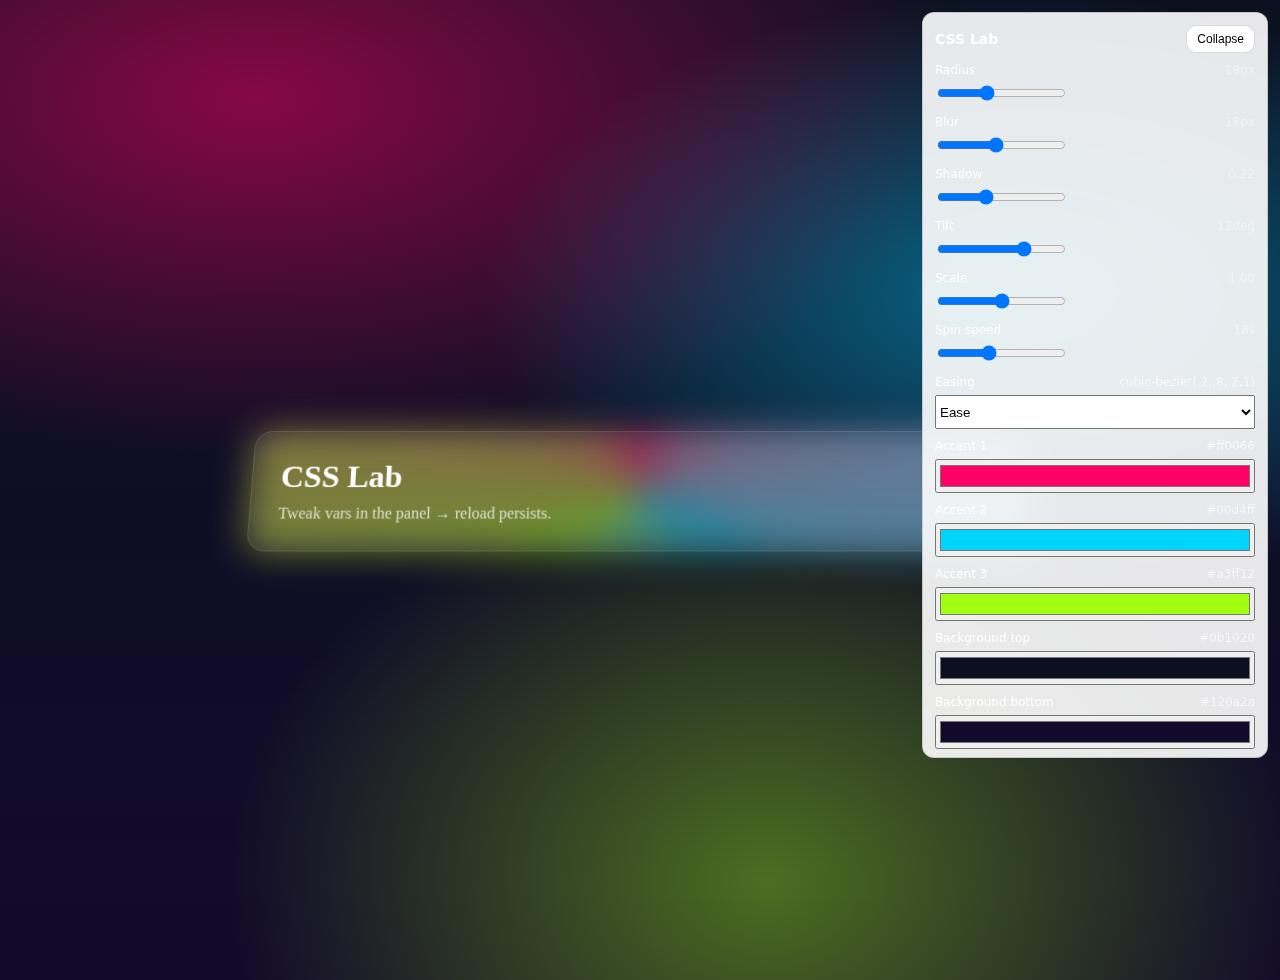
<file: panel-example.html>
<!doctype html>
<html lang="en">
  <head>
    <meta charset="utf-8" />
    <meta name="viewport" content="width=device-width, initial-scale=1" />
    <title>Panel Example</title>
  </head>

  <body>
    <script type="module">
      import { ready, el, cssVar, debounce, store, injectCSS, measure, rafLoop } from "./helpers.js";

      // A small panel builder + controls that bind to CSS vars (and persist)
      const labPanel = ({ title = "Lab", key = "lab", collapsedByDefault = false } = {}) => {
        const panelKey = `${key}:collapsed`;
        const collapsed = store.get(panelKey, collapsedByDefault);

        const root = el(
          "div",
          {
            style: {
              position: "fixed",
              top: "12px",
              right: "12px",
              width: "320px",
              maxHeight: "80vh",
              overflow: "auto",
              padding: "12px",
              border: "1px solid rgba(0,0,0,0.15)",
              borderRadius: "12px",
              background: "rgba(255,255,255,0.9)",
              backdropFilter: "blur(10px)",
              fontFamily: "ui-sans-serif, system-ui",
              zIndex: 9999,
            },
          },
          []
        );

        const header = el(
          "div",
          { style: { display: "flex", alignItems: "center", justifyContent: "space-between", gap: "8px" } },
          [
            el("strong", { style: { fontSize: "14px" } }, title),
            el(
              "button",
              {
                type: "button",
                style: {
                  fontSize: "12px",
                  padding: "6px 10px",
                  borderRadius: "10px",
                  border: "1px solid rgba(0,0,0,0.15)",
                  background: "white",
                  cursor: "pointer",
                },
                onclick: () => {
                  const isCollapsed = body.style.display === "none";
                  body.style.display = isCollapsed ? "block" : "none";
                  store.set(panelKey, !isCollapsed);
                  console.log("[lab] collapsed =", !isCollapsed);
                },
              },
              collapsed ? "Expand" : "Collapse"
            ),
          ]
        );

        const body = el("div", { style: { marginTop: "10px", display: collapsed ? "none" : "block" } });

        root.append(header, body);
        document.body.append(root);

        const row = (label, inputEl, hint) =>
          el("div", { style: { marginBottom: "10px" } }, [
            el("div", { style: { display: "flex", justifyContent: "space-between", gap: "8px" } }, [
              el("label", { style: { fontSize: "12px" } }, label),
              hint ? el("span", { style: { fontSize: "12px", opacity: 0.7 } }, hint) : el("span"),
            ]),
            el("div", { style: { marginTop: "6px" } }, inputEl),
          ]);

        const bindVar = (varName, rawValue, { unit = "" } = {}) => {
          const value = unit ? `${rawValue}${unit}` : `${rawValue}`;
          cssVar(varName, value);
          store.set(`${key}:var:${varName}`, value);
          return value;
        };

        const loadVar = (varName, fallback) => store.get(`${key}:var:${varName}`, fallback);

        const controls = {
          range: ({ label, varName, min, max, step = 1, unit = "", fallback, format = (v) => v }) => {
            const initial = loadVar(varName, fallback);
            const initialNum = Number(String(initial).replace(unit, "")) || Number(fallback);

            const valueLabel = el(
              "span",
              { style: { fontSize: "12px", opacity: 0.7 } },
              `${format(initialNum)}${unit}`
            );

            const input = el("input", {
              type: "range",
              min,
              max,
              step,
              value: initialNum,
              oninput: debounce(16, (e) => {
                const v = Number(e.target.value);
                const out = bindVar(varName, v, { unit });
                valueLabel.textContent = `${format(v)}${unit}`;
                console.log("[lab] set", varName, "=", out);
              }),
            });

            // set CSS var now (so reload applies)
            bindVar(varName, initialNum, { unit });

            body.append(row(label, input, valueLabel));
          },

          toggle: ({ label, varName, onValue = "1", offValue = "0", fallback = offValue }) => {
            const initial = loadVar(varName, fallback);
            const input = el("input", {
              type: "checkbox",
              checked: initial === onValue,
              onchange: (e) => {
                const v = e.target.checked ? onValue : offValue;
                cssVar(varName, v);
                store.set(`${key}:var:${varName}`, v);
                console.log("[lab] set", varName, "=", v);
              },
            });

            cssVar(varName, initial);
            body.append(row(label, input));
          },

          color: ({ label, varName, fallback = "#ff0066" }) => {
            const initial = loadVar(varName, fallback);
            const input = el("input", {
              type: "color",
              value: initial,
              oninput: debounce(16, (e) => {
                const v = e.target.value;
                cssVar(varName, v);
                store.set(`${key}:var:${varName}`, v);
                console.log("[lab] set", varName, "=", v);
              }),
              style: { width: "100%", height: "34px" },
            });

            cssVar(varName, initial);
            body.append(row(label, input, initial));
          },

          select: ({ label, varName, options, fallback }) => {
            const initial = loadVar(varName, fallback ?? options[0]?.value);
            const input = el(
              "select",
              {
                onchange: (e) => {
                  const v = e.target.value;
                  cssVar(varName, v);
                  store.set(`${key}:var:${varName}`, v);
                  console.log("[lab] set", varName, "=", v);
                },
                style: { width: "100%", height: "34px" },
              },
              options.map((o) => el("option", { value: o.value, selected: o.value === initial }, o.label))
            );

            cssVar(varName, initial);
            body.append(row(label, input, initial));
          },

          button: ({ label, onclick }) => {
            const btn = el(
              "button",
              {
                type: "button",
                onclick,
                style: {
                  width: "100%",
                  height: "34px",
                  borderRadius: "10px",
                  border: "1px solid rgba(0,0,0,0.15)",
                  background: "white",
                  cursor: "pointer",
                },
              },
              label
            );
            body.append(el("div", { style: { marginBottom: "10px" } }, btn));
          },
        };

        return { root, body, controls, key };
      };
  
    // -----------------------------
    // Example: layout + animation + gradients
    // -----------------------------
    ready(() => {
      const setLabCSS = injectCSS("lab-style");
  
      // demo markup (optional): a single playground box
      const playground = el(
        "div",
        {
          id: "playground",
          style: {
            minHeight: "100vh",
            display: "grid",
            placeItems: "center",
            padding: "40px",
          },
        },
        el("div", { id: "card" }, [
          el("h1", { style: { margin: "0 0 10px 0" } }, "CSS Lab"),
          el("p", { style: { margin: 0, opacity: 0.75 } }, "Tweak vars in the panel → reload persists."),
        ])
      );
      document.body.append(playground);
  
      // Core CSS driven by variables
      setLabCSS(`
        :root{
          --gap: 16px;
          --radius: 18px;
          --shadow: 0.22;
          --blur: 18px;
          --spin: 18s;
  
          --bg1: #0b1020;
          --bg2: #120a2a;
          --c1: #ff0066;
          --c2: #00d4ff;
          --c3: #a3ff12;
  
          --tilt: 12deg;
          --scale: 1;
          --grain: 0.10;
          --animOn: 1;
          --easing: cubic-bezier(.2,.8,.2,1);
        }
  
        body{
          margin:0;
          color: white;
          background:
            radial-gradient(1200px 600px at 20% 10%, color-mix(in oklab, var(--c1), transparent 50%), transparent 60%),
            radial-gradient(900px 500px at 80% 30%, color-mix(in oklab, var(--c2), transparent 55%), transparent 60%),
            radial-gradient(900px 700px at 60% 90%, color-mix(in oklab, var(--c3), transparent 60%), transparent 60%),
            linear-gradient(180deg, var(--bg1), var(--bg2));
          overflow-x:hidden;
        }
  
        #card{
          width:min(720px, 92vw);
          padding: 28px;
          border-radius: var(--radius);
          background: rgba(255,255,255,0.06);
          border: 1px solid rgba(255,255,255,0.12);
          box-shadow: 0 18px 60px rgba(0,0,0, calc(var(--shadow)));
          backdrop-filter: blur(var(--blur));
          transform: perspective(1000px) rotateX(var(--tilt)) scale(var(--scale));
          transition: transform 240ms var(--easing), box-shadow 240ms var(--easing);
          position: relative;
          isolation: isolate;
        }
  
        #card::before{
          content:"";
          position:absolute;
          inset:-2px;
          border-radius: inherit;
          background:
            conic-gradient(from 0deg,
              color-mix(in oklab, var(--c1), transparent 20%),
              color-mix(in oklab, var(--c2), transparent 20%),
              color-mix(in oklab, var(--c3), transparent 20%),
              color-mix(in oklab, var(--c1), transparent 20%)
            );
          filter: blur(18px);
          opacity: 0.65;
          z-index: -1;
          animation: spin var(--spin) linear infinite;
          animation-play-state: calc(var(--animOn)) == 1 ? running : paused; /* harmless if ignored */
        }
  
        @keyframes spin { to { transform: rotate(360deg); } }
  
        /* subtle grain overlay for color experiments */
        body::after{
          content:"";
          position:fixed; inset:0;
          pointer-events:none;
          background-image:
            repeating-linear-gradient(0deg, rgba(255,255,255,var(--grain)) 0 1px, transparent 1px 2px);
          mix-blend-mode: overlay;
          opacity: 0.12;
        }
      `);
  
      const lab = labPanel({ title: "CSS Lab", key: "csslab", collapsedByDefault: false });
  
      // Layout-ish
      lab.controls.range({ label: "Radius", varName: "radius", min: 0, max: 48, step: 1, unit: "px", fallback: 18 });
      lab.controls.range({ label: "Blur", varName: "blur", min: 0, max: 40, step: 1, unit: "px", fallback: 18 });
      lab.controls.range({ label: "Shadow", varName: "shadow", min: 0, max: 0.6, step: 0.01, unit: "", fallback: 0.22 });
  
      // Animation-ish
      lab.controls.range({ label: "Tilt", varName: "tilt", min: -30, max: 30, step: 1, unit: "deg", fallback: 12 });
      lab.controls.range({ label: "Scale", varName: "scale", min: 0.8, max: 1.2, step: 0.01, fallback: 1, format: (v) => v.toFixed(2) });
      lab.controls.range({ label: "Spin speed", varName: "spin", min: 4, max: 40, step: 1, unit: "s", fallback: 18 });
  
      lab.controls.select({
        label: "Easing",
        varName: "easing",
        fallback: "cubic-bezier(.2,.8,.2,1)",
        options: [
          { label: "Ease out", value: "cubic-bezier(.2,.8,.2,1)" },
          { label: "Snappy", value: "cubic-bezier(.1,1,.1,1)" },
          { label: "Linear", value: "linear" },
          { label: "Ease", value: "ease" },
        ],
      });
  
      // Color/gradient-ish
      lab.controls.color({ label: "Accent 1", varName: "c1", fallback: "#ff0066" });
      lab.controls.color({ label: "Accent 2", varName: "c2", fallback: "#00d4ff" });
      lab.controls.color({ label: "Accent 3", varName: "c3", fallback: "#a3ff12" });
      lab.controls.color({ label: "Background top", varName: "bg1", fallback: "#0b1020" });
      lab.controls.color({ label: "Background bottom", varName: "bg2", fallback: "#120a2a" });
      lab.controls.range({ label: "Grain", varName: "grain", min: 0, max: 0.3, step: 0.01, fallback: 0.10 });
  
      // Useful buttons
      lab.controls.button({
        label: "Reset vars",
        onclick: () => {
          // nuke only our namespace
          Object.keys(localStorage)
            .filter((k) => k.startsWith("csslab:var:"))
            .forEach((k) => localStorage.removeItem(k));
          localStorage.removeItem("csslab:collapsed");
          console.log("[lab] reset complete - reload to re-init defaults");
          location.reload();
        },
      });
  
      // Optional: tiny loop to “animate by JS” if you want to compare vs CSS animations
      // (Disabled by default; uncomment to use)
      // let t0 = performance.now();
      // rafLoop((t) => {
      //   const dt = (t - t0) / 1000;
      //   cssVar("tilt", `${Math.sin(dt) * 10}deg`);
      // });
  
      measure("initial render", () => {});
    });
    </script>
  </body>
</html>
</file>
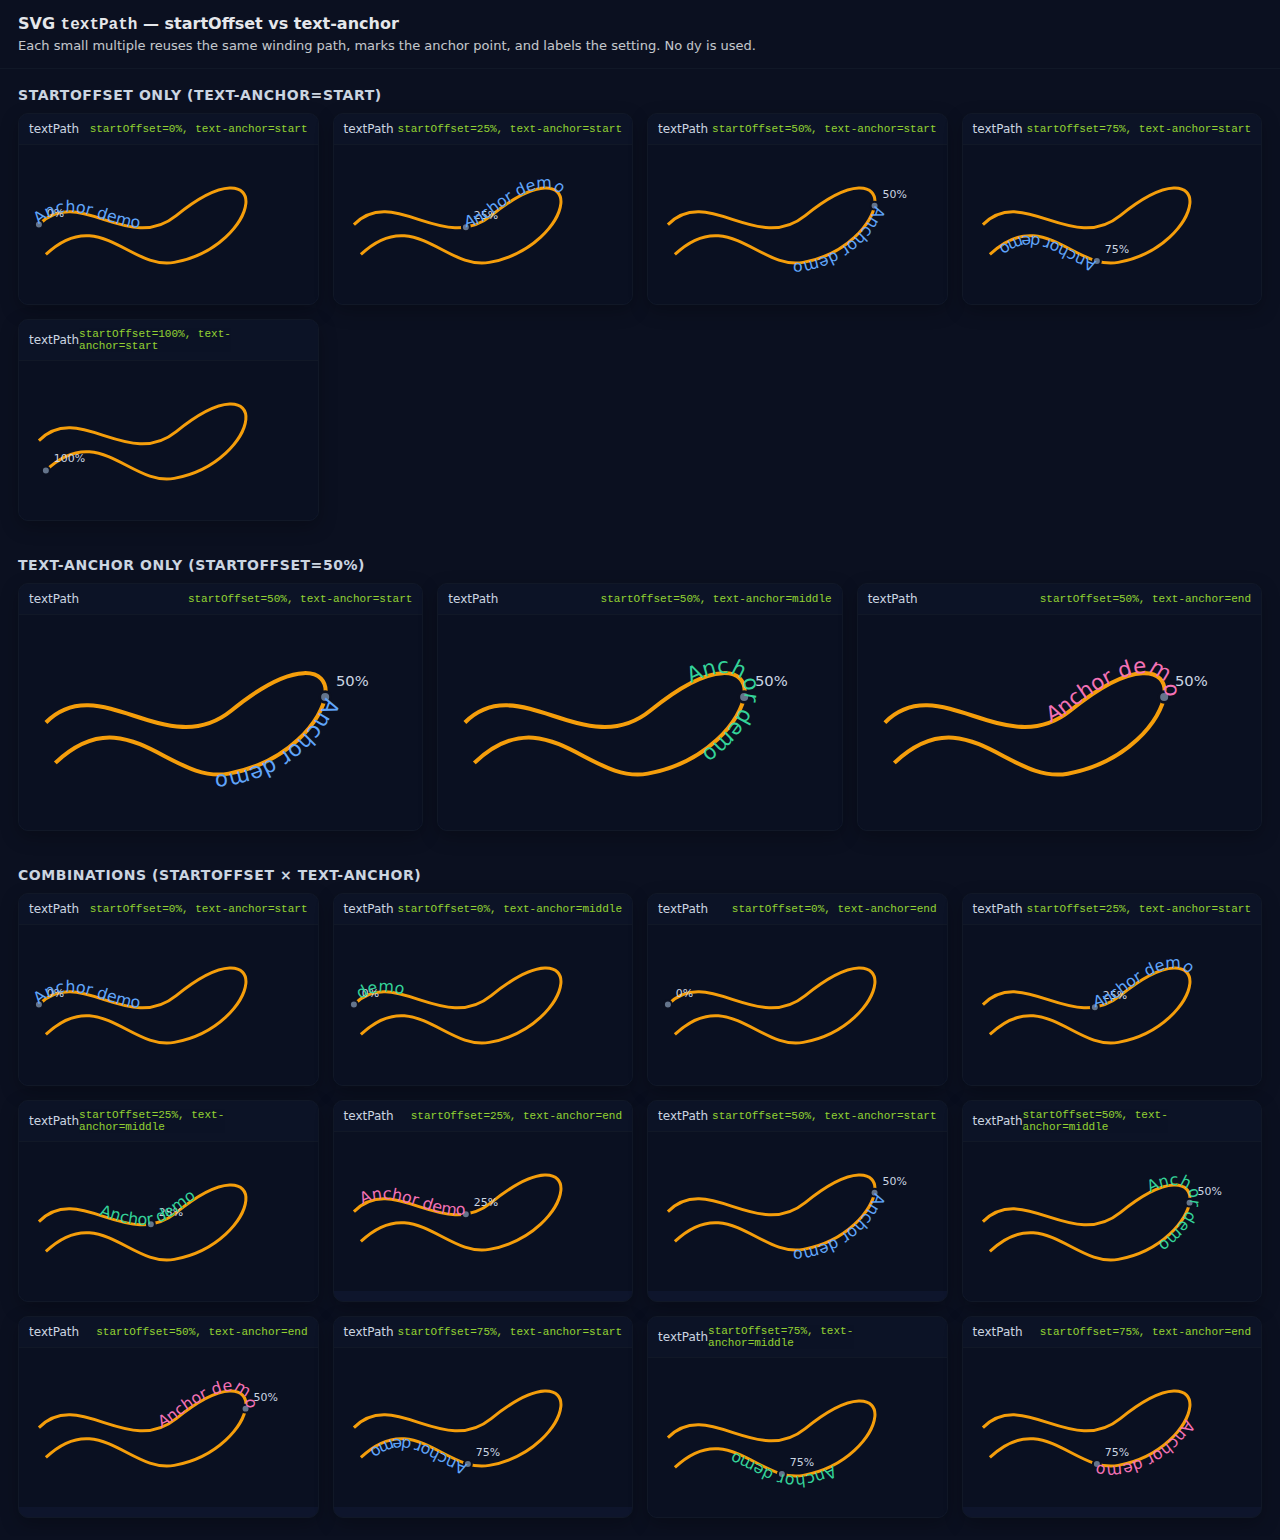
<file: svg-paths.html>
<!DOCTYPE html>
<html lang="en">
  <head>
    <meta charset="utf-8" />
    <title>textPath: startOffset vs text-anchor — Small Multiples</title>
    <meta name="viewport" content="width=device-width, initial-scale=1" />
    <style>
      :root {
        --bg: #0b1020;
        --ink: #e5e7eb;
        --muted: #94a3b8;
        --muted-2: #64748b;
        --path: #f59e0b;
        --start: #60a5fa;
        --mid: #34d399;
        --end: #f472b6;
      }
      html,
      body {
        margin: 0;
        background: var(--bg);
        color: var(--ink);
        font-family: ui-sans-serif, system-ui, -apple-system, Segoe UI, Roboto,
          Arial;
      }
      header {
        padding: 14px 18px;
        border-bottom: 1px solid #111827;
      }
      header h1 {
        margin: 0 0 4px;
        font-size: 16px;
      }
      header p {
        margin: 0;
        opacity: 0.85;
        font-size: 13px;
      }
      .section {
        padding: 18px;
      }
      .section h2 {
        margin: 0 0 10px;
        font-size: 14px;
        letter-spacing: 0.04em;
        text-transform: uppercase;
        color: #cbd5e1;
      }
      .grid {
        display: grid;
        grid-template-columns: repeat(auto-fit, minmax(260px, 1fr));
        gap: 14px;
      }
      .cell {
        background: #0e152c;
        border: 1px solid #111827;
        border-radius: 10px;
        box-shadow: 0 1px 0 rgba(255, 255, 255, 0.03) inset,
          0 6px 18px rgba(0, 0, 0, 0.25);
        overflow: hidden;
      }
      .cell header {
        display: flex;
        align-items: center;
        justify-content: space-between;
        padding: 8px 10px;
        border: 0;
        border-bottom: 1px solid #111827;
        background: #0c1326;
      }
      .title {
        font-size: 12px;
        color: #cbd5e1;
      }
      .code {
        font-family: ui-monospace, SFMono-Regular, Menlo, monospace;
        color: #a3e635;
        font-size: 11px;
        opacity: 0.9;
      }
      svg {
        display: block;
        width: 100%;
        height: auto;
        background: #0a1021;
      }
      .winding {
        fill: none;
        stroke: var(--path);
        stroke-width: 3;
      }
      .anchor-dot {
        fill: var(--muted-2);
        stroke: var(--bg);
        stroke-width: 2;
      }
      .label {
        font-size: 11px;
        fill: #cbd5e1;
      }
      .start {
        fill: var(--start);
      }
      .middle {
        fill: var(--mid);
      }
      .end {
        fill: var(--end);
      }
      .guide {
        stroke: var(--muted);
        stroke-width: 1;
        stroke-dasharray: 3 5;
      }
    </style>
  </head>
  <body>
    <header>
      <h1>SVG <code>textPath</code> — startOffset vs text-anchor</h1>
      <p>
        Each small multiple reuses the same winding path, marks the anchor
        point, and labels the setting. No <code>dy</code> is used.
      </p>
    </header>

    <!-- Sections -->
    <section class="section" id="offset-only">
      <h2>StartOffset only (text-anchor=start)</h2>
      <div class="grid"></div>
    </section>

    <section class="section" id="anchor-only">
      <h2>Text-anchor only (startOffset=50%)</h2>
      <div class="grid"></div>
    </section>

    <section class="section" id="combos">
      <h2>Combinations (startOffset × text-anchor)</h2>
      <div class="grid"></div>
    </section>

    <script>
      // ---- Data sets ------------------------------------------------------------
      const OFFSET_ONLY = ["0%", "25%", "50%", "75%", "100%"].map((o) => ({
        startOffset: o,
        anchor: "start",
      }));
      const ANCHOR_ONLY = ["start", "middle", "end"].map((a) => ({
        startOffset: "50%",
        anchor: a,
      }));
      const COMBOS = [];
      ["0%", "25%", "50%", "75%"].forEach((o) => {
        ["start", "middle", "end"].forEach((a) =>
          COMBOS.push({ startOffset: o, anchor: a })
        );
      });

      // ---- Utilities ------------------------------------------------------------
      let uid = 0;
      const nextId = (prefix) => `${prefix}-${++uid}`;

      function windingPathD() {
        // Gentle S-curves across 280×120 area; stays away from edges to avoid crowding.
        return `
      M 20 80 C 60 40 110 110 158 71 S 230 40 228 59 S 200 110 156 118 S 80 60 27 110
    `;
      }

      function makeCell(container, { startOffset, anchor }) {
        const cell = document.createElement("div");
        cell.className = "cell";

        // header
        const head = document.createElement("header");
        const t = document.createElement("div");
        t.className = "title";
        t.textContent = "textPath";
        const code = document.createElement("div");
        code.className = "code";
        code.textContent = `startOffset=${startOffset}, text-anchor=${anchor}`;
        head.appendChild(t);
        head.appendChild(code);
        cell.appendChild(head);

        // svg
        const svgNS = "http://www.w3.org/2000/svg";
        const svg = document.createElementNS(svgNS, "svg");
        svg.setAttribute("viewBox", "0 0 300 160");

        // path
        const pathId = nextId("p");
        const p = document.createElementNS(svgNS, "path");
        p.setAttribute("id", pathId);
        p.setAttribute("class", "winding");
        p.setAttribute("d", windingPathD());
        svg.appendChild(p);

        // anchor dot + label (computed by length)
        const dot = document.createElementNS(svgNS, "circle");
        dot.setAttribute("class", "anchor-dot");
        dot.setAttribute("r", "4");
        dot.setAttribute("cx", "-10");
        dot.setAttribute("cy", "-10");
        svg.appendChild(dot);

        const lab = document.createElementNS(svgNS, "text");
        lab.setAttribute("class", "label");
        lab.textContent = `${startOffset}`;
        svg.appendChild(lab);

        // textPath text (short to keep things legible)
        const text = document.createElementNS(svgNS, "text");
        // Place the <text> baseline via translate (no 'dy' anywhere)
        text.setAttribute("transform", "translate(0,0)");

        const textPath = document.createElementNS(svgNS, "textPath");
        textPath.setAttribute("href", `#${pathId}`);
        textPath.setAttribute("startOffset", startOffset);
        textPath.setAttribute("text-anchor", anchor);
        textPath.setAttribute(
          "class",
          anchor === "start" ? "start" : anchor === "middle" ? "middle" : "end"
        );
        textPath.textContent = "Anchor demo";
        text.appendChild(textPath);
        svg.appendChild(text);

        // after first paint, compute anchor point from path length & startOffset
        requestAnimationFrame(() => {
          const len = p.getTotalLength();
          const pct = parseStartOffset(startOffset);
          const pt = p.getPointAtLength(len * pct);

          dot.setAttribute("cx", pt.x);
          dot.setAttribute("cy", pt.y);
          lab.setAttribute("x", pt.x + 8);
          lab.setAttribute("y", Math.max(12, pt.y - 8)); // keep label inside cell

          console.log("Cell", {
            startOffset,
            anchor,
            pathLength: Math.round(len),
            anchorPoint: { x: Math.round(pt.x), y: Math.round(pt.y) },
          });
        });

        container.appendChild(cell);
        cell.appendChild(svg);
      }

      function parseStartOffset(so) {
        if (typeof so === "string" && so.endsWith("%"))
          return parseFloat(so) / 100;
        const n = Number(so);
        if (Number.isFinite(n)) return n; // treat as user-space length fraction (rare)
        return 0; // default
      }

      // ---- Build all sections ---------------------------------------------------
      const offsetOnlyGrid = document.querySelector("#offset-only .grid");
      OFFSET_ONLY.forEach((cfg) => makeCell(offsetOnlyGrid, cfg));

      const anchorOnlyGrid = document.querySelector("#anchor-only .grid");
      ANCHOR_ONLY.forEach((cfg) => makeCell(anchorOnlyGrid, cfg));

      const combosGrid = document.querySelector("#combos .grid");
      COMBOS.forEach((cfg) => makeCell(combosGrid, cfg));

      // Recompute anchors on resize (viewBox scales)
      window.addEventListener("resize", () => {
        document.querySelectorAll(".cell").forEach((cell) => {
          const p = cell.querySelector("path.winding");
          const dot = cell.querySelector("circle.anchor-dot");
          const lab = cell.querySelector("text.label");
          const tp = cell.querySelector("textPath");
          if (!p || !dot || !tp || !lab) return;

          const len = p.getTotalLength();
          const pct = parseStartOffset(tp.getAttribute("startOffset") || "0%");
          const pt = p.getPointAtLength(len * pct);
          dot.setAttribute("cx", pt.x);
          dot.setAttribute("cy", pt.y);
          lab.setAttribute("x", pt.x + 8);
          lab.setAttribute("y", Math.max(12, pt.y - 8));
        });
        console.log("Resized: anchor points recomputed.");
      });
    </script>
  </body>
</html>
</file>
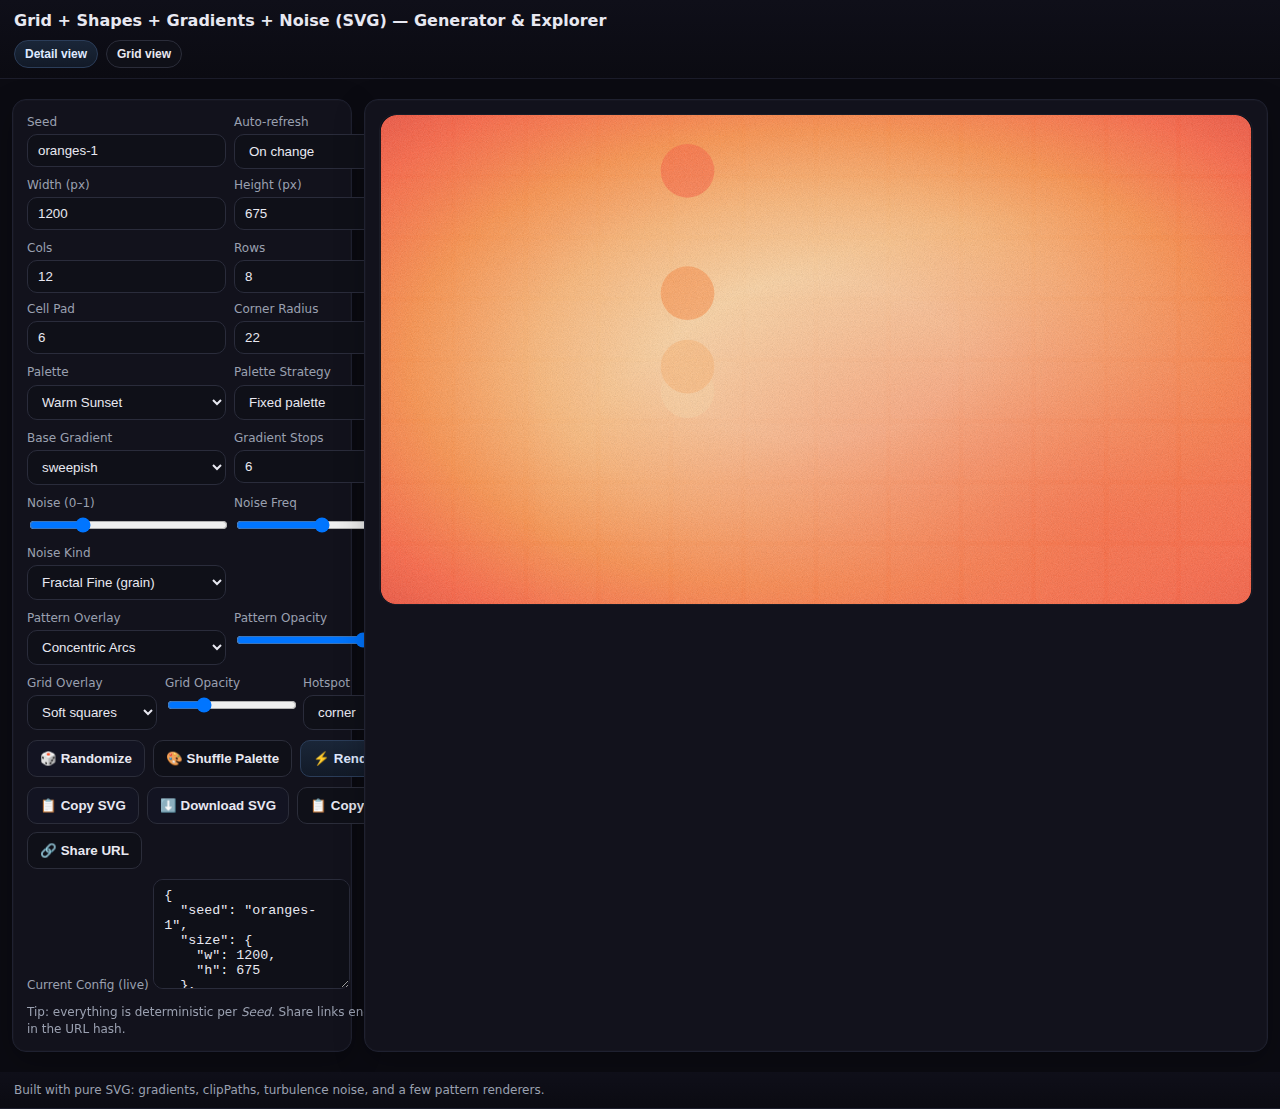
<file: svg-patterns.html>
<!-- 
 
ways to make better SVG patterns 
    - Give user more control over color pallette - show colors - import/export
    - Allow selecting "liked" ones and combining them somehow
    - Reveal all available choices in the drop down menu
    - Grid view should be constrained to the viewport
    - Grid view corner radius is not needed
    - Several noise patterns are awful
    - Several shape patterns are unappealing
    - Several of the gradients colors are too busy
    - Can dedicate more space to controlling settings and clamp down the size of the svg
    - Allow controlling aspect ratio but not both sizes
    - Break out the layers into their own tiles so they can be controlled
    - All controls need to fit in a single viewport height
    - Allow more constraint and control on the randomization settings - only vary some settings
    - Vary along a dimension (5 steps from here to there) - similar to what Latent Quest was doing

what works well:
    - showing the labels under the random grid views is helpful
    - grid view is crazy nice - could probably do 4x4 with smaller previews

-->

<!DOCTYPE html>
<html lang="en">
  <head>
    <meta charset="utf-8" />
    <meta name="viewport" content="width=device-width, initial-scale=1" />
    <title>Grid • Shapes • Gradients • Noise — SVG Generator</title>
    <style>
      :root {
        --bg: #0b0b12;
        --panel: #12121c;
        --ink: #e8e8f1;
        --muted: #9aa0b0;
        --accent: #68b5ff;
        --accent-2: #ff9a55;
      }
      * {
        box-sizing: border-box;
      }
      html,
      body {
        height: 100%;
      }
      body {
        margin: 0;
        color: var(--ink);
        background: var(--bg);
        font: 14px/1.35 system-ui, -apple-system, Segoe UI, Roboto, Ubuntu,
          Cantarell, "Helvetica Neue", Arial, "Noto Sans", "Apple Color Emoji",
          "Segoe UI Emoji";
        display: grid;
        grid-template-rows: auto 1fr auto;
        gap: 8px;
      }
      header,
      footer {
        padding: 10px 14px;
        background: linear-gradient(180deg, #0f0f19, #0b0b12);
        border-bottom: 1px solid #1c1d2b;
      }
      header h1 {
        margin: 0;
        font-size: 16px;
        font-weight: 600;
      }
      .tabs {
        display: flex;
        gap: 8px;
        margin-top: 8px;
      }
      .tab-btn {
        appearance: none;
        border: 1px solid #2b2d3a;
        background: #0f1018;
        color: var(--ink);
        padding: 6px 10px;
        border-radius: 999px;
        cursor: pointer;
        font-weight: 600;
        font-size: 12px;
      }
      .tab-btn.active {
        background: linear-gradient(180deg, #1a2638, #121a28);
        border-color: #2b3d59;
        color: #dfe9ff;
      }
      main {
        display: grid;
        grid-template-columns: 340px 1fr;
        gap: 12px;
        padding: 12px;
      }
      @media (max-width: 1000px) {
        main {
          grid-template-columns: 1fr;
        }
      }
      .panel {
        background: var(--panel);
        border: 1px solid #1f2130;
        border-radius: 14px;
        padding: 14px;
        box-shadow: 0 0 0 1px rgba(255, 255, 255, 0.02) inset,
          0 10px 30px rgba(0, 0, 0, 0.25);
      }
      .controls {
        display: grid;
        gap: 10px;
      }
      .grid {
        display: grid;
        grid-template-columns: 1fr 1fr;
        gap: 8px;
      }
      .grid-3 {
        display: grid;
        grid-template-columns: repeat(3, 1fr);
        gap: 8px;
      }
      .grid > label,
      .grid-3 > label {
        display: flex;
        flex-direction: column;
        gap: 4px;
      }
      label span {
        color: var(--muted);
        font-size: 12px;
      }
      input[type="number"],
      input[type="text"],
      select,
      textarea {
        background: #0f1018;
        color: var(--ink);
        border: 1px solid #2a2c3b;
        border-radius: 10px;
        padding: 8px 10px;
        outline: none;
      }
      input[type="range"] {
        width: 100%;
      }
      textarea {
        min-height: 110px;
        resize: vertical;
      }
      .btn {
        appearance: none;
        border: 1px solid #2b2d3a;
        background: #131422;
        color: var(--ink);
        padding: 10px 12px;
        border-radius: 10px;
        cursor: pointer;
        font-weight: 600;
      }
      .btn:hover {
        border-color: #3a3d50;
      }
      .btn.primary {
        background: linear-gradient(180deg, #1a2638, #121a28);
        border-color: #2b3d59;
        color: #dfe9ff;
      }
      .btn.ghost {
        background: #0f1018;
      }
      .row {
        display: flex;
        gap: 8px;
        flex-wrap: wrap;
      }
      .pill {
        padding: 4px 8px;
        border: 1px solid #2a2c3b;
        border-radius: 999px;
        cursor: pointer;
        user-select: none;
      }
      .pill.active {
        border-color: var(--accent);
        box-shadow: 0 0 0 1px rgba(104, 181, 255, 0.25) inset;
      }
      #stage-wrap {
        display: grid;
        align-items: start; /* align content to top */
        justify-items: center;
      }
      #stage {
        width: 100%;
        max-width: 1200px;
        height: auto;
        aspect-ratio: 16/9;
        background: #0c0d16;
        border-radius: 16px;
        border: 1px solid #1a1c27;
      }
      #gridGallery {
        display: grid;
        grid-template-columns: repeat(3, 1fr);
        gap: 10px;
      }
      .thumb {
        background: #0c0d16;
        border-radius: 12px;
        border: 1px solid #1a1c27;
        padding: 6px;
        display: grid;
        gap: 6px;
        transition: transform 0.12s ease;
        cursor: pointer;
      }
      .thumb:hover {
        transform: translateY(-2px);
      }
      .thumb svg {
        width: 100%;
        height: auto;
        aspect-ratio: 16/9;
        border-radius: 10px;
        display: block;
      }
      .thumb .meta {
        font-size: 12px;
        color: var(--muted);
      }
      .help {
        color: var(--muted);
        font-size: 12px;
      }
      details {
        margin-top: 8px;
      }
      .chiprow {
        display: flex;
        gap: 6px;
        flex-wrap: wrap;
      }
      .chip {
        border: 1px dashed #33364a;
        border-radius: 10px;
        padding: 6px 8px;
        font-size: 12px;
      }
      code.inline {
        background: #0e1020;
        padding: 2px 6px;
        border-radius: 6px;
      }
    </style>
  </head>
  <body>
    <header>
      <h1>Grid + Shapes + Gradients + Noise (SVG) — Generator & Explorer</h1>
      <div class="tabs">
        <button id="tabDetail" class="tab-btn active">Detail view</button>
        <button id="tabGrid" class="tab-btn">Grid view</button>
      </div>
    </header>

    <main>
      <section class="panel controls">
        <div class="grid">
          <label
            ><span>Seed</span><input id="seed" type="text" value="oranges-1"
          /></label>
          <label
            ><span>Auto-refresh</span>
            <select id="autorefresh">
              <option value="change" selected>On change</option>
              <option value="manual">Manual</option>
            </select>
          </label>
          <label
            ><span>Width (px)</span
            ><input id="w" type="number" value="1200" min="200" step="10"
          /></label>
          <label
            ><span>Height (px)</span
            ><input id="h" type="number" value="675" min="200" step="10"
          /></label>
        </div>

        <div class="grid">
          <label
            ><span>Cols</span
            ><input id="cols" type="number" value="12" min="1" max="64"
          /></label>
          <label
            ><span>Rows</span
            ><input id="rows" type="number" value="8" min="1" max="64"
          /></label>
          <label
            ><span>Cell Pad</span
            ><input id="pad" type="number" value="6" min="0" max="40"
          /></label>
          <label
            ><span>Corner Radius</span
            ><input id="r" type="number" value="22" min="0" max="120"
          /></label>
        </div>

        <div class="grid">
          <label
            ><span>Palette</span>
            <select id="palette"></select>
          </label>
          <label
            ><span>Palette Strategy</span>
            <select id="paletteStrategy">
              <option value="fixed" selected>Fixed palette</option>
              <option value="analogous">Analogous (HSL)</option>
              <option value="triad">Triad (HSL)</option>
              <option value="mono">Monochrome (HSL)</option>
            </select>
          </label>
        </div>

        <div class="grid">
          <label
            ><span>Base Gradient</span>
            <select id="gradKind">
              <option>linear</option>
              <option>radial</option>
              <option selected>sweepish</option>
            </select>
          </label>
          <label
            ><span>Gradient Stops</span
            ><input id="stops" type="number" value="6" min="2" max="12"
          /></label>
        </div>

        <div class="grid">
          <label
            ><span>Noise (0–1)</span
            ><input
              id="noise"
              type="range"
              min="0"
              max="1"
              step="0.01"
              value="0.25"
          /></label>
          <label
            ><span>Noise Freq</span
            ><input
              id="freq"
              type="range"
              min="0.001"
              max="2"
              step="0.001"
              value="0.85"
          /></label>
        </div>

        <div class="grid">
          <label
            ><span>Noise Kind</span>
            <select id="noiseKind">
              <option value="fractal-fine" selected>
                Fractal Fine (grain)
              </option>
              <option value="fractal-soft">Fractal Soft (mist)</option>
              <option value="paper-fiber">Paper Fiber</option>
              <option value="stipple">Blue-ish Stipple</option>
              <option value="film-dust">Film Dust</option>
            </select>
          </label>
        </div>

        <div class="grid">
          <label
            ><span>Pattern Overlay</span>
            <select id="pattern">
              <option value="none">None</option>
              <option value="arcs" selected>Concentric Arcs</option>
              <option value="quarters">Quarter-Circles Grid</option>
              <option value="circles">Circles Grid</option>
              <option value="bands">Curved Bands</option>
            </select>
          </label>
          <label
            ><span>Pattern Opacity</span
            ><input
              id="patOp"
              type="range"
              min="0"
              max="1"
              step="0.01"
              value="0.65"
          /></label>
        </div>

        <div class="grid-3">
          <label
            ><span>Grid Overlay</span>
            <select id="gridOverlay">
              <option value="none">None</option>
              <option value="soft" selected>Soft squares</option>
              <option value="hard">Hard squares</option>
              <option value="checker">Checker</option>
            </select>
          </label>
          <label
            ><span>Grid Opacity</span
            ><input
              id="gridOpacity"
              type="range"
              min="0"
              max="1"
              step="0.01"
              value="0.25"
          /></label>
          <label
            ><span>Hotspot</span>
            <select id="hotspot">
              <option>none</option>
              <option selected>corner</option>
              <option>center</option>
              <option>edge</option>
            </select>
          </label>
        </div>

        <div class="row">
          <button id="btnRandomize" class="btn">🎲 Randomize</button>
          <button id="btnShuffle" class="btn ghost">🎨 Shuffle Palette</button>
          <button id="btnRender" class="btn primary">⚡ Render</button>
        </div>

        <div class="row">
          <button id="btnCopySVG" class="btn">📋 Copy SVG</button>
          <button id="btnDownloadSVG" class="btn">⬇️ Download SVG</button>
          <button id="btnCopyConfig" class="btn ghost">📋 Copy Config</button>
          <button id="btnShare" class="btn ghost">🔗 Share URL</button>
        </div>

        <label
          ><span>Current Config (live)</span>
          <textarea id="configOut" spellcheck="false"></textarea>
        </label>

        <div class="help">
          Tip: everything is deterministic per <em>Seed</em>. Share links encode
          config in the URL hash.
        </div>
      </section>

      <section id="stage-wrap" class="panel">
        <svg
          id="stage"
          xmlns="http://www.w3.org/2000/svg"
          xmlns:xlink="http://www.w3.org/1999/xlink"
          role="img"
          aria-label="Generated artwork"
        ></svg>
      </section>

      <section id="grid-wrap" class="panel" style="display: none">
        <div
          class="row"
          style="
            justify-content: space-between;
            align-items: center;
            margin-bottom: 8px;
          "
        >
          <div class="chiprow">
            <span class="chip">3×3 random gallery</span>
            <span class="chip">Click a tile to focus</span>
          </div>
          <button id="btnRerollGrid" class="btn primary">
            🎲 Generate 3×3
          </button>
        </div>
        <div id="gridGallery"></div>
      </section>
    </main>

    <footer class="help">
      Built with pure SVG: gradients, clipPaths, turbulence noise, and a few
      pattern renderers.
    </footer>

    <script>
      /* =========================
   Utilities & PRNG (seeded)
   ========================= */
      function cLog(msg, data) {
        console.log("[SVGGen]", msg, data || "");
      }

      function hashStr(str) {
        // xfnv1a 32-bit
        let h = 0x811c9dc5;
        for (let i = 0; i < str.length; i++) {
          h ^= str.charCodeAt(i);
          h = Math.imul(h, 0x01000193);
        }
        return h >>> 0;
      }
      function mulberry32(a) {
        return function () {
          let t = (a += 0x6d2b79f5);
          t = Math.imul(t ^ (t >>> 15), t | 1);
          t ^= t + Math.imul(t ^ (t >>> 7), t | 61);
          return ((t ^ (t >>> 14)) >>> 0) / 4294967296;
        };
      }
      // sample helpers
      const randInt = (rng, min, max) =>
        Math.floor(rng() * (max - min + 1)) + min;
      const choice = (rng, arr) => arr[Math.floor(rng() * arr.length)];
      const lerp = (a, b, t) => a + (b - a) * t;

      // HSL/Hex helpers
      function hsl(h, s, l) {
        return `hsl(${h % 360} ${s}% ${l}%)`;
      }
      function hexToHSL(hex) {
        hex = hex.replace("#", "");
        if (hex.length === 3)
          hex = hex
            .split("")
            .map((x) => x + x)
            .join("");
        const r = parseInt(hex.substr(0, 2), 16) / 255;
        const g = parseInt(hex.substr(2, 2), 16) / 255;
        const b = parseInt(hex.substr(4, 2), 16) / 255;
        const max = Math.max(r, g, b),
          min = Math.min(r, g, b);
        let h,
          s,
          l = (max + min) / 2;
        if (max === min) {
          h = s = 0;
        } else {
          const d = max - min;
          s = l > 0.5 ? d / (2 - max - min) : d / (max + min);
          switch (max) {
            case r:
              h = (g - b) / d + (g < b ? 6 : 0);
              break;
            case g:
              h = (b - r) / d + 2;
              break;
            case b:
              h = (r - g) / d + 4;
              break;
          }
          h *= 60;
        }
        return { h, s: Math.round(s * 100), l: Math.round(l * 100) };
      }

      /* =========================
   Palettes
   ========================= */
      const PALETTES = {
        "Warm Sunset": ["#FFD29D", "#FFB36D", "#FF8A3D", "#FF5A36", "#E7352A"],
        "Cool Blue": ["#C7E8FF", "#8DD2FF", "#56B6FF", "#2E8CFF", "#1B4DFF"],
        "Royal Purple": ["#D9C8FF", "#B79CFF", "#8A6FFF", "#6047D9", "#3B2E8C"],
        "Citrus Pop": ["#FFF4C1", "#FFE16B", "#FFC300", "#FF8C00", "#FF3B3B"],
        "Teal Ocean": ["#CEFFF7", "#8BF4E6", "#4DD9D0", "#22A7B3", "#0C6C7C"],
        "Rose Sky": ["#FFE3F0", "#FFC0DA", "#FF95C0", "#F060A6", "#C53F8D"],
      };

      // Populate palette picker
      const paletteSel = document.querySelector("#palette");
      for (const k of Object.keys(PALETTES)) {
        const opt = document.createElement("option");
        opt.value = k;
        opt.textContent = k;
        if (k === "Warm Sunset") opt.selected = true;
        paletteSel.appendChild(opt);
      }

      /* =========================
   Config management
   ========================= */
      function currentConfig() {
        return {
          seed: document.querySelector("#seed").value.trim(),
          size: { w: +w.value, h: +h.value },
          grid: {
            cols: +cols.value,
            rows: +rows.value,
            pad: +pad.value,
            radius: +r.value,
          },
          paletteKind: document.querySelector("#palette").value,
          paletteStrategy: document.querySelector("#paletteStrategy").value,
          gradient: { kind: gradKind.value, stops: +stops.value },
          noise: { opacity: +noise.value, freq: +freq.value },
          noiseKind:
            document.querySelector("#noiseKind")?.value || "fractal-fine",
          overlay: {
            grid: gridOverlay.value,
            gridOpacity: +gridOpacity.value,
            hotspot: hotspot.value,
          },
          pattern: { kind: pattern.value, opacity: +patOp.value },
        };
      }
      function setConfig(cfg) {
        seed.value = cfg.seed;
        w.value = cfg.size.w;
        h.value = cfg.size.h;
        cols.value = cfg.grid.cols;
        rows.value = cfg.grid.rows;
        pad.value = cfg.grid.pad;
        r.value = cfg.grid.radius;
        palette.value = cfg.paletteKind;
        paletteStrategy.value = cfg.paletteStrategy;
        gradKind.value = cfg.gradient.kind;
        stops.value = cfg.gradient.stops;
        noise.value = cfg.noise.opacity;
        freq.value = cfg.noise.freq;
        if (cfg.noiseKind) {
          const nk = document.querySelector("#noiseKind");
          if (nk) nk.value = cfg.noiseKind;
        }
        gridOverlay.value = cfg.overlay.grid;
        gridOpacity.value = cfg.overlay.gridOpacity;
        hotspot.value = cfg.overlay.hotspot;
        pattern.value = cfg.pattern.kind;
        patOp.value = cfg.pattern.opacity;
        updateConfigOut();
      }
      function updateConfigOut() {
        configOut.value = JSON.stringify(currentConfig(), null, 2);
      }

      /* =========================
   Palette strategies
   ========================= */
      function derivePalette(rng, base, strategy) {
        if (strategy === "fixed") return base.slice();
        const hslBase = hexToHSL(choice(rng, base));
        const out = [];
        const n = 5;
        if (strategy === "analogous") {
          const step = 18 + rng() * 8;
          for (let i = -2; i <= 2; i++) {
            out.push(
              hsl(
                hslBase.h + i * step,
                55 + randInt(rng, 20, 35),
                45 + randInt(rng, -10, 15)
              )
            );
          }
        } else if (strategy === "triad") {
          const roots = [0, 120, 240];
          for (const r of roots) {
            const h = hslBase.h + r + randInt(rng, -10, 10);
            out.push(
              hsl(h, 65 + randInt(rng, 10, 20), 50 + randInt(rng, -10, 10))
            );
          }
          // extend
          out.push(hsl(hslBase.h + 60, 70, 55));
          out.push(hsl(hslBase.h + 180, 70, 45));
        } else if (strategy === "mono") {
          const baseL = hslBase.l;
          for (let i = 0; i < n; i++) {
            const l = Math.max(
              10,
              Math.min(90, baseL + (i - 2) * 10 + randInt(rng, -4, 4))
            );
            out.push(
              hsl(
                hslBase.h,
                Math.max(20, hslBase.s - 10 + randInt(rng, -5, 5)),
                l
              )
            );
          }
        }
        return out;
      }

      /* =========================
   SVG building
   ========================= */
      function el(ns, name, attrs = {}, children = []) {
        const e = document.createElementNS(ns, name);
        for (const [k, v] of Object.entries(attrs)) {
          if (v == null) continue;
          e.setAttribute(k, String(v));
        }
        for (const c of children) e.appendChild(c);
        return e;
      }
      const SVGNS = "http://www.w3.org/2000/svg";
      function clearNode(node) {
        while (node.firstChild) node.removeChild(node.firstChild);
      }

      /* =========================
   Gradient builders
   ========================= */
      function buildGradient(defs, id, kind, colors, rng, nStops) {
        if (kind === "linear") {
          const g = el(SVGNS, "linearGradient", {
            id,
            x1: "0%",
            y1: "0%",
            x2: "100%",
            y2: "0%",
          });
          g.setAttribute(
            "gradientTransform",
            `rotate(${Math.floor(rng() * 360)})`
          );
          addStops(g, colors, rng);
          defs.appendChild(g);
          return `url(#${id})`;
        }
        if (kind === "radial") {
          const g = el(SVGNS, "radialGradient", {
            id,
            cx: `${randInt(rng, 20, 80)}%`,
            cy: `${randInt(rng, 20, 80)}%`,
            r: `${randInt(rng, 60, 90)}%`,
          });
          addStops(g, colors, rng);
          defs.appendChild(g);
          return `url(#${id})`;
        }
        // sweepish (simulate conic with many linear stops in a radial gradient)
        const g = el(SVGNS, "radialGradient", {
          id,
          cx: `50%`,
          cy: `50%`,
          r: `80%`,
        });
        addStops(g, colors, rng, true);
        defs.appendChild(g);
        return `url(#${id})`;

        function addStops(grad, cols, rng, jitter = false) {
          const n = nStops || cols.length;
          for (let i = 0; i < n; i++) {
            const t = i / (n - 1);
            const col =
              cols[Math.floor(t * (cols.length - 1))] || choice(rng, cols);
            const off = jitter
              ? Math.min(1, Math.max(0, t + (rng() - 0.5) * 0.06))
              : t;
            grad.appendChild(
              el(SVGNS, "stop", { offset: off, "stop-color": col })
            );
          }
        }
      }

      /* =========================
   Noise filter
   ========================= */

      // --- New: Multi-model SVG noise layer ---
      function addNoiseLayer({ defs, svg, cfg, rng, ids }) {
        const id = ids?.noise || "noiseF";
        const kind = cfg.noiseKind || "fractal-fine";
        const { w, h } = cfg.size;

        // Build filter or pattern depending on kind
        if (kind === "stipple") {
          // deterministic point pattern (tiny dots)
          const patId = ids?.stipple || "stipplePat";
          const pat = el(SVGNS, "pattern", {
            id: patId,
            patternUnits: "userSpaceOnUse",
            width: 3,
            height: 3,
          });
          // sprinkle ~6 tiny dots in a 3x3 tile (seeded)
          const r2 = mulberry32(hashStr(cfg.seed) ^ 0xa5a5);
          for (let i = 0; i < 6; i++) {
            const cx = (r2() * 3).toFixed(3);
            const cy = (r2() * 3).toFixed(3);
            const rr = (0.25 + r2() * 0.35).toFixed(3);
            pat.appendChild(
              el(SVGNS, "circle", {
                cx,
                cy,
                r: rr,
                fill: "black",
                opacity: 0.45,
              })
            );
          }
          defs.appendChild(pat);
          svg.appendChild(
            el(SVGNS, "rect", {
              x: 0,
              y: 0,
              width: w,
              height: h,
              fill: `url(#${patId})`,
              opacity: cfg.noise.opacity,
            })
          );
          return;
        }

        // Filter-based grains
        const f = el(SVGNS, "filter", {
          id,
          x: "-10%",
          y: "-10%",
          width: "120%",
          height: "120%",
          filterUnits: "objectBoundingBox",
        });
        let baseFreq = cfg.noise.freq ?? 0.85; // use cfg
        let oct = 1;
        let turbType = "fractalNoise";

        if (kind === "fractal-fine") {
          turbType = "fractalNoise";
          // very small, crispy grain (higher baseFrequency is smaller grain)
          baseFreq = Math.max(0.4, baseFreq);
          oct = 1;
        } else if (kind === "fractal-soft") {
          turbType = "fractalNoise";
          baseFreq = Math.min(0.2, Math.max(0.02, baseFreq * 0.15));
          oct = 3;
        } else if (kind === "paper-fiber") {
          turbType = "turbulence";
          baseFreq = 0.02 + rng() * 0.02; // directional fibers
          oct = 2;
        } else if (kind === "film-dust") {
          turbType = "fractalNoise";
          baseFreq = Math.max(0.6, baseFreq);
          oct = 1;
        }

        // turbulence
        const turb = el(SVGNS, "feTurbulence", {
          type: turbType,
          baseFrequency: `${baseFreq} ${baseFreq}`,
          numOctaves: oct,
          seed: randInt(rng, 1, 9999),
          stitchTiles: "stitch",
        });
        f.appendChild(turb);

        if (kind === "film-dust") {
          // threshold the noise into sparse specks
          f.appendChild(
            el(SVGNS, "feColorMatrix", {
              type: "matrix",
              values: `
              0 0 0 0 0
              0 0 0 0 0
              0 0 0 0 0
              0 0 0 40 -20
            `
                .trim()
                .replace(/\s+/g, " "),
            })
          );
        } else {
          // desaturate -> contrast -> soften a touch
          f.appendChild(
            el(SVGNS, "feColorMatrix", { type: "saturate", values: "0" })
          );
          f.appendChild(
            el(SVGNS, "feComponentTransfer", {}, [
              el(SVGNS, "feFuncA", {
                type: "gamma",
                amplitude: "1",
                exponent: "0.35",
                offset: "0",
              }),
            ])
          );
          f.appendChild(el(SVGNS, "feGaussianBlur", { stdDeviation: "0.15" }));
        }

        // blend atop: k2 acts like simple alpha (arithmetic comp)
        f.appendChild(
          el(SVGNS, "feComposite", {
            operator: "arithmetic",
            k1: "0",
            k2: "1",
            k3: "0",
            k4: "0",
          })
        );
        defs.appendChild(f);

        svg.appendChild(
          el(SVGNS, "rect", {
            x: 0,
            y: 0,
            width: w,
            height: h,
            filter: `url(#${id})`,
            opacity: cfg.noise.opacity,
          })
        );
      }

      /* =========================
   Renderers
   ========================= */
      const renderers = {
        base({ svg, defs, cfg, rng, ids }) {
          const { w, h } = cfg.size;
          const pal = derivePalette(
            rng,
            PALETTES[cfg.paletteKind],
            cfg.paletteStrategy
          );
          const gradFill = buildGradient(
            defs,
            ids.gradBase,
            cfg.gradient.kind,
            pal,
            rng,
            cfg.gradient.stops
          );

          svg.appendChild(
            el(SVGNS, "rect", {
              x: 0,
              y: 0,
              width: w,
              height: h,
              fill: gradFill,
              rx: cfg.grid.radius,
              ry: cfg.grid.radius,
            })
          );

          // optional hotspot…
          if (cfg.overlay.hotspot !== "none") {
            const gId = ids.hot;
            const hotG = el(SVGNS, "radialGradient", { id: gId });
            const c = choice(rng, pal);
            const where = (() => {
              switch (cfg.overlay.hotspot) {
                case "center":
                  return { cx: "50%", cy: "50%" };
                case "edge":
                  return {
                    cx: `${randInt(rng, 10, 90)}%`,
                    cy: rng() < 0.5 ? "5%" : "95%",
                  };
                default:
                  return { cx: "85%", cy: "85%" };
              }
            })();
            hotG.setAttribute("cx", where.cx);
            hotG.setAttribute("cy", where.cy);
            hotG.setAttribute("r", "65%");
            hotG.appendChild(
              el(SVGNS, "stop", {
                offset: "0%",
                "stop-color": c,
                "stop-opacity": 0.8,
              })
            );
            hotG.appendChild(
              el(SVGNS, "stop", {
                offset: "100%",
                "stop-color": c,
                "stop-opacity": 0,
              })
            );
            defs.appendChild(hotG);
            svg.appendChild(
              el(SVGNS, "rect", {
                x: 0,
                y: 0,
                width: w,
                height: h,
                fill: `url(#${gId})`,
              })
            );
          }

          return { palette: pal };
        },

        gridOverlay({ svg, cfg, rng, ids }) {
          const { w, h } = cfg.size;
          const { rows, cols, pad } = cfg.grid;
          const cellW = w / cols,
            cellH = h / rows;

          const g = el(SVGNS, "g", {
            "clip-path": `url(#${ids.clip})`,
            opacity: cfg.overlay.gridOpacity,
          });
          for (let r = 0; r < rows; r++) {
            for (let c = 0; c < cols; c++) {
              const x = c * cellW + pad / 2,
                y = r * cellH + pad / 2;
              const ww = cellW - pad,
                hh = cellH - pad;
              let fill = "rgba(255,255,255,0.1)";
              if (cfg.overlay.grid === "soft") {
                fill = `rgba(255,255,255,${
                  0.08 + ((r + c) / (rows + cols)) * 0.06
                })`;
              } else if (cfg.overlay.grid === "hard") {
                fill = `rgba(0,0,0,${0.18 + rng() * 0.15})`;
              } else if (cfg.overlay.grid === "checker") {
                const on = (r + c) % 2 === 0;
                fill = on ? "rgba(255,255,255,0.08)" : "rgba(0,0,0,0.14)";
              } else continue;
              g.appendChild(
                el(SVGNS, "rect", {
                  x,
                  y,
                  width: ww,
                  height: hh,
                  rx: 8,
                  ry: 8,
                  fill,
                })
              );
            }
          }
          svg.appendChild(g);
        },

        pattern_arcs({ svg, cfg, rng, palette, ids }) {
          const { w, h } = cfg.size;
          const g = el(SVGNS, "g", {
            opacity: cfg.pattern.opacity,
            "clip-path": `url(#${ids.clip})`,
          });
          const cx = lerp(w * 0.2, w * 0.85, rng());
          const cy = lerp(h * 0.2, h * 0.85, rng());
          const maxR = Math.hypot(Math.max(cx, w - cx), Math.max(cy, h - cy));
          const bands = randInt(rng, 6, 14);
          for (let i = 0; i < bands; i++) {
            const t = i / (bands - 1);
            const r = lerp(40, maxR, t * t);
            const path = arcPath(cx, cy, r, -90, 270); // big circle arc
            const col = palette[i % palette.length];
            const sw = Math.max(6, Math.round((maxR / bands) * 0.5));
            g.appendChild(
              el(SVGNS, "path", {
                d: path,
                fill: "none",
                stroke: col,
                "stroke-width": sw,
                "stroke-linecap": "round",
                "stroke-opacity": 0.9,
              })
            );
          }
          svg.appendChild(g);

          function arcPath(cx, cy, r, a0, a1) {
            const p0 = polar(cx, cy, r, a0),
              p1 = polar(cx, cy, r, a1);
            const large = Math.abs(a1 - a0) % 360 > 180 ? 1 : 0;
            const sweep = a1 > a0 ? 1 : 0;
            return `M ${p0.x} ${p0.y} A ${r} ${r} 0 ${large} ${sweep} ${p1.x} ${p1.y}`;
          }
          function polar(cx, cy, r, deg) {
            const t = (deg * Math.PI) / 180;
            return { x: cx + Math.cos(t) * r, y: cy + Math.sin(t) * r };
          }
        },

        pattern_quarters({ svg, cfg, rng, palette, ids }) {
          const { w, h } = cfg.size;
          const { rows, cols, pad } = cfg.grid;
          const cellW = w / cols,
            cellH = h / rows;
          const g = el(SVGNS, "g", {
            opacity: cfg.pattern.opacity,
            "clip-path": `url(#${ids.clip})`,
          });
          for (let r = 0; r < rows; r++) {
            for (let c = 0; c < cols; c++) {
              const x = c * cellW + pad / 2,
                y = r * cellH + pad / 2;
              const ww = cellW - pad,
                hh = cellH - pad;
              const rad = Math.min(ww, hh);
              const corner = randInt(rng, 0, 3);
              const d = quarterPath(x, y, ww, hh, corner, rad);
              const col = palette[(r + c) % palette.length];
              g.appendChild(
                el(SVGNS, "path", { d, fill: col, "fill-opacity": 0.9 })
              );
            }
          }
          svg.appendChild(g);

          function quarterPath(x, y, w, h, corner, rad) {
            const rx = x + (corner % 2 ? w : 0);
            const ry = y + (corner >= 2 ? h : 0);
            const sx = x + (corner % 2 ? w : 0);
            const sy = y + (corner >= 2 ? h : 0);
            const ex = x + (corner % 2 ? 0 : w);
            const ey = y + (corner >= 2 ? 0 : h);
            return `M ${sx} ${sy} A ${rad} ${rad} 0 0 ${
              corner % 2 ? 0 : 1
            } ${ex} ${ey} L ${rx} ${ry} Z`;
          }
        },

        pattern_circles({ svg, cfg, rng, palette, ids }) {
          const { w, h } = cfg.size;
          const { rows, cols, pad } = cfg.grid;
          const cellW = w / cols,
            cellH = h / rows;
          const g = el(SVGNS, "g", {
            opacity: cfg.pattern.opacity,
            "clip-path": `url(#${ids.clip})`,
          });
          for (let r = 0; r < rows; r++) {
            for (let c = 0; c < cols; c++) {
              const x = c * cellW + pad / 2,
                y = r * cellH + pad / 2;
              const cx = x + cellW / 2 - pad / 2 + (rng() - 0.5) * cellW * 0.2;
              const cy = y + cellH / 2 - pad / 2 + (rng() - 0.5) * cellH * 0.2;
              const rad = Math.min(cellW, cellH) * (0.15 + rng() * 0.45);
              const fill = palette[(r * 7 + c * 5) % palette.length];
              g.appendChild(
                el(SVGNS, "circle", {
                  cx,
                  cy,
                  r: rad,
                  fill,
                  "fill-opacity": 0.9,
                })
              );
            }
          }
          svg.appendChild(g);
        },

        pattern_bands({ svg, cfg, rng, palette, ids }) {
          const { w, h } = cfg.size;
          const g = el(SVGNS, "g", {
            opacity: cfg.pattern.opacity,
            "clip-path": `url(#${ids.clip})`,
          });
          const bands = randInt(rng, 5, 12);
          const sw = Math.max(14, Math.floor((w / bands) * 0.75));
          const cx = w * (0.3 + rng() * 0.6);
          const r0 = Math.max(w, h) * (0.5 + rng() * 0.4);
          for (let i = 0; i < bands; i++) {
            const r = r0 + i * sw * 0.9;
            const col = palette[(i * 2) % palette.length];
            const d = `M ${-100} ${h + 100} A ${r} ${r} 0 0 1 ${w + 100} ${
              h + 100
            }`;
            g.appendChild(
              el(SVGNS, "path", {
                d,
                fill: "none",
                stroke: col,
                "stroke-width": sw,
                transform: `translate(${cx - w / 2},0)`,
              })
            );
          }
          svg.appendChild(g);
        },
      };

      /* =========================
   Main render function
   ========================= */
      function renderTo(svg, cfg) {
        cLog("renderTo() cfg", cfg);
        svg.setAttribute("viewBox", `0 0 ${cfg.size.w} ${cfg.size.h}`);
        svg.setAttribute("width", cfg.size.w);
        svg.setAttribute("height", cfg.size.h);
        clearNode(svg);

        const defs = el(SVGNS, "defs");
        svg.appendChild(defs);

        // unique ids per render to avoid collisions
        const idPrefix =
          "i" +
          (Math.random().toString(36).slice(2, 8) +
            hashStr(cfg.seed).toString(36));
        const ids = {
          clip: `${idPrefix}-clip`,
          gradBase: `${idPrefix}-grad`,
          hot: `${idPrefix}-hot`,
          noise: `${idPrefix}-noise`,
          stipple: `${idPrefix}-stip`,
        };

        // master rounded clip
        const clip = el(SVGNS, "clipPath", { id: ids.clip });
        clip.appendChild(
          el(SVGNS, "rect", {
            x: 0,
            y: 0,
            width: cfg.size.w,
            height: cfg.size.h,
            rx: cfg.grid.radius,
            ry: cfg.grid.radius,
          })
        );
        defs.appendChild(clip);

        // everything goes inside this group
        const scene = el(SVGNS, "g", { "clip-path": `url(#${ids.clip})` });
        svg.appendChild(scene);

        // determinism
        const rng = mulberry32(hashStr(cfg.seed));

        // base gradient on rounded rect (shows the radius immediately)
        const palInfo = renderers.base({ svg: scene, defs, cfg, rng, ids });
        renderers.gridOverlay({ svg: scene, cfg, rng, ids });

        const kind = cfg.pattern.kind;
        if (kind !== "none") {
          const fn = {
            arcs: "pattern_arcs",
            quarters: "pattern_quarters",
            circles: "pattern_circles",
            bands: "pattern_bands",
          }[kind];
          renderers[fn]({
            svg: scene,
            cfg,
            rng,
            palette: palInfo.palette,
            ids,
          });
        }

        if (cfg.noise.opacity > 0) {
          addNoiseLayer({ defs, svg: scene, cfg, rng, ids });
        }

        // Caller decides whether to update UI output
      }

      function render(cfg) {
        const svg = document.querySelector("#stage");
        renderTo(svg, cfg);
        updateConfigOut();
      }

      /* =========================
   Export / Share helpers
   ========================= */
      function svgToText() {
        const svg = document.querySelector("#stage");
        const pre = `<?xml version="1.0" encoding="UTF-8"?>\n`;
        const s = new XMLSerializer().serializeToString(svg);
        return pre + s;
      }
      async function copyText(text) {
        await navigator.clipboard.writeText(text);
      }
      function download(name, text) {
        const blob = new Blob([text], { type: "image/svg+xml" });
        const a = Object.assign(document.createElement("a"), {
          download: name,
          href: URL.createObjectURL(blob),
        });
        document.body.appendChild(a);
        a.click();
        a.remove();
        setTimeout(() => URL.revokeObjectURL(a.href), 1000);
      }
      function encodeShare(cfg) {
        return btoa(unescape(encodeURIComponent(JSON.stringify(cfg))));
      }
      function decodeShare(hash) {
        try {
          return JSON.parse(decodeURIComponent(escape(atob(hash))));
        } catch (e) {
          return null;
        }
      }

      /* =========================
   Wire up UI
   ========================= */
      const formEls = Array.from(
        document.querySelectorAll(
          "#seed,#w,#h,#cols,#rows,#pad,#r,#palette,#paletteStrategy,#gradKind,#stops,#noise,#freq,#noiseKind,#gridOverlay,#gridOpacity,#hotspot,#pattern,#patOp,#autorefresh"
        )
      );

      function maybeRender() {
        if (autorefresh.value === "change") render(currentConfig());
      }
      formEls.forEach((el) => el.addEventListener("input", maybeRender));
      formEls.forEach((el) => el.addEventListener("change", maybeRender));

      btnRandomize.addEventListener("click", (e) => {
        e.preventDefault();

        seed.value = "seed-" + Math.random().toString(36).slice(2, 8);

        // grid
        cols.value = randInt(Math.random, 3, 32);
        rows.value = randInt(Math.random, 3, 24);
        pad.value = randInt(Math.random, 0, 28);
        r.value = randInt(Math.random, 0, 80);

        // palette
        palette.value = choice(Math.random, Object.keys(PALETTES));
        paletteStrategy.value = choice(Math.random, [
          "fixed",
          "analogous",
          "triad",
          "mono",
        ]);

        // gradient
        gradKind.value = choice(Math.random, ["linear", "radial", "sweepish"]);
        stops.value = randInt(Math.random, 3, 10);

        // noise
        const kinds = [
          "fractal-fine",
          "fractal-soft",
          "paper-fiber",
          "stipple",
          "film-dust",
        ];
        noiseKind.value = choice(Math.random, kinds);
        // higher freq → smaller grain; let opacity be subtle
        freq.value = +(0.5 + Math.random() * 1.2).toFixed(3); // 0.5..1.7
        noise.value = +(0.08 + Math.random() * 0.35).toFixed(2); // 0.08..0.43

        // overlays
        gridOverlay.value = choice(Math.random, [
          "none",
          "soft",
          "hard",
          "checker",
        ]);
        gridOpacity.value = +(Math.random() * 0.45).toFixed(2); // softer by default
        hotspot.value = choice(Math.random, [
          "none",
          "corner",
          "center",
          "edge",
        ]);

        // patterns
        pattern.value = choice(Math.random, [
          "none",
          "arcs",
          "quarters",
          "circles",
          "bands",
        ]);
        patOp.value = +(Math.random() * 0.9).toFixed(2);

        maybeRender();
      });

      btnShuffle.addEventListener("click", (e) => {
        e.preventDefault();
        palette.value = choice(Math.random, Object.keys(PALETTES));
        paletteStrategy.value = choice(Math.random, [
          "fixed",
          "analogous",
          "triad",
          "mono",
        ]);
        maybeRender();
      });

      btnRender.addEventListener("click", (e) => {
        e.preventDefault();
        render(currentConfig());
      });

      btnCopySVG.addEventListener("click", async (e) => {
        e.preventDefault();
        await copyText(svgToText());
        btnCopySVG.textContent = "✔ Copied SVG";
        setTimeout(() => (btnCopySVG.textContent = "📋 Copy SVG"), 900);
      });

      btnCopyConfig.addEventListener("click", async (e) => {
        e.preventDefault();
        await copyText(JSON.stringify(currentConfig(), null, 2));
        btnCopyConfig.textContent = "✔ Copied Config";
        setTimeout(() => (btnCopyConfig.textContent = "📋 Copy Config"), 900);
      });

      btnDownloadSVG.addEventListener("click", (e) => {
        e.preventDefault();
        const cfg = currentConfig();
        download(`art-${cfg.seed}.svg`, svgToText());
      });

      btnShare.addEventListener("click", async (e) => {
        e.preventDefault();
        const hash = encodeShare(currentConfig());
        const url = location.origin + location.pathname + "#" + hash;
        await copyText(url);
        history.replaceState(null, "", "#" + hash);
        btnShare.textContent = "✔ Link Copied";
        setTimeout(() => (btnShare.textContent = "🔗 Share URL"), 900);
      });

      /* =========================
   Tabs + Grid view
   ========================= */
      const tabDetail = document.querySelector("#tabDetail");
      const tabGrid = document.querySelector("#tabGrid");
      const stageWrap = document.querySelector("#stage-wrap");
      const gridWrap = document.querySelector("#grid-wrap");
      const gridGallery = document.querySelector("#gridGallery");
      const btnRerollGrid = document.querySelector("#btnRerollGrid");

      function setTab(which) {
        const isGrid = which === "grid";
        tabDetail.classList.toggle("active", !isGrid);
        tabGrid.classList.toggle("active", isGrid);
        stageWrap.style.display = isGrid ? "none" : "";
        gridWrap.style.display = isGrid ? "" : "none";
      }
      tabDetail.addEventListener("click", () => setTab("detail"));
      tabGrid.addEventListener("click", () => setTab("grid"));

      // Build a randomized config without mutating the UI controls
      function randomConfig(baseSize) {
        const pick = (arr) => arr[Math.floor(Math.random() * arr.length)];
        const rint = (a, b) => Math.floor(Math.random() * (b - a + 1)) + a;
        const seed = "seed-" + Math.random().toString(36).slice(2, 8);
        const paletteKind = pick(Object.keys(PALETTES));
        const paletteStrategy = pick(["fixed", "analogous", "triad", "mono"]);
        const gradKind = pick(["linear", "radial", "sweepish"]);
        const gridOverlayKind = pick(["none", "soft", "hard", "checker"]);
        const hotspotKind = pick(["none", "corner", "center", "edge"]);
        const patternKind = pick([
          "none",
          "arcs",
          "quarters",
          "circles",
          "bands",
        ]);
        const noiseKinds = [
          "fractal-fine",
          "fractal-soft",
          "paper-fiber",
          "stipple",
          "film-dust",
        ];
        const noiseKind = pick(noiseKinds);
        return {
          seed,
          size: { w: baseSize.w, h: baseSize.h },
          grid: {
            cols: rint(3, 32),
            rows: rint(3, 24),
            pad: rint(0, 28),
            radius: rint(0, 80),
          },
          paletteKind,
          paletteStrategy,
          gradient: { kind: gradKind, stops: rint(3, 10) },
          noise: {
            opacity: +(0.08 + Math.random() * 0.35).toFixed(2),
            freq: +(0.5 + Math.random() * 1.2).toFixed(3),
          },
          noiseKind,
          overlay: {
            grid: gridOverlayKind,
            gridOpacity: +(Math.random() * 0.45).toFixed(2),
            hotspot: hotspotKind,
          },
          pattern: {
            kind: patternKind,
            opacity: +(Math.random() * 0.9).toFixed(2),
          },
        };
      }

      let gridConfigs = [];
      function renderGrid() {
        // thumbnail size
        const thumbSize = { w: 480, h: 270 };
        gridConfigs = Array.from({ length: 9 }, () => randomConfig(thumbSize));
        gridGallery.innerHTML = "";
        gridConfigs.forEach((cfg, i) => {
          const wrap = document.createElement("div");
          wrap.className = "thumb";
          wrap.setAttribute("data-idx", String(i));
          const svg = document.createElementNS(SVGNS, "svg");
          svg.setAttribute("xmlns", SVGNS);
          svg.setAttribute("role", "img");
          svg.setAttribute("aria-label", "Generated thumbnail");
          const meta = document.createElement("div");
          meta.className = "meta";
          meta.textContent = `${cfg.paletteKind} • ${cfg.pattern.kind} • ${cfg.gradient.kind}`;
          wrap.appendChild(svg);
          wrap.appendChild(meta);
          gridGallery.appendChild(wrap);
          // Render into the thumbnail svg
          renderTo(svg, cfg);
        });
      }

      function focusFromGridIndex(idx) {
        const cfg = gridConfigs[idx];
        if (!cfg) return;
        // Use current main size for detail view
        const mainSize = { w: +w.value, h: +h.value };
        const focusCfg = { ...cfg, size: mainSize };
        setConfig(focusCfg);
        // If auto-refresh off, still render once to reflect focus
        render(currentConfig());
        setTab("detail");
      }

      gridGallery.addEventListener("click", (e) => {
        const target = e.target.closest(".thumb");
        if (!target) return;
        const idx = +target.getAttribute("data-idx");
        focusFromGridIndex(idx);
      });

      btnRerollGrid.addEventListener("click", (e) => {
        e.preventDefault();
        renderGrid();
      });

      // Load from URL hash if present
      (function boot() {
        cLog("boot()");
        if (location.hash.length > 1) {
          const cfg = decodeShare(location.hash.slice(1));
          if (cfg) {
            setConfig(cfg);
          }
        }
        render(currentConfig());
        // Prepare initial grid
        renderGrid();
      })();
    </script>
  </body>
</html>
</file>
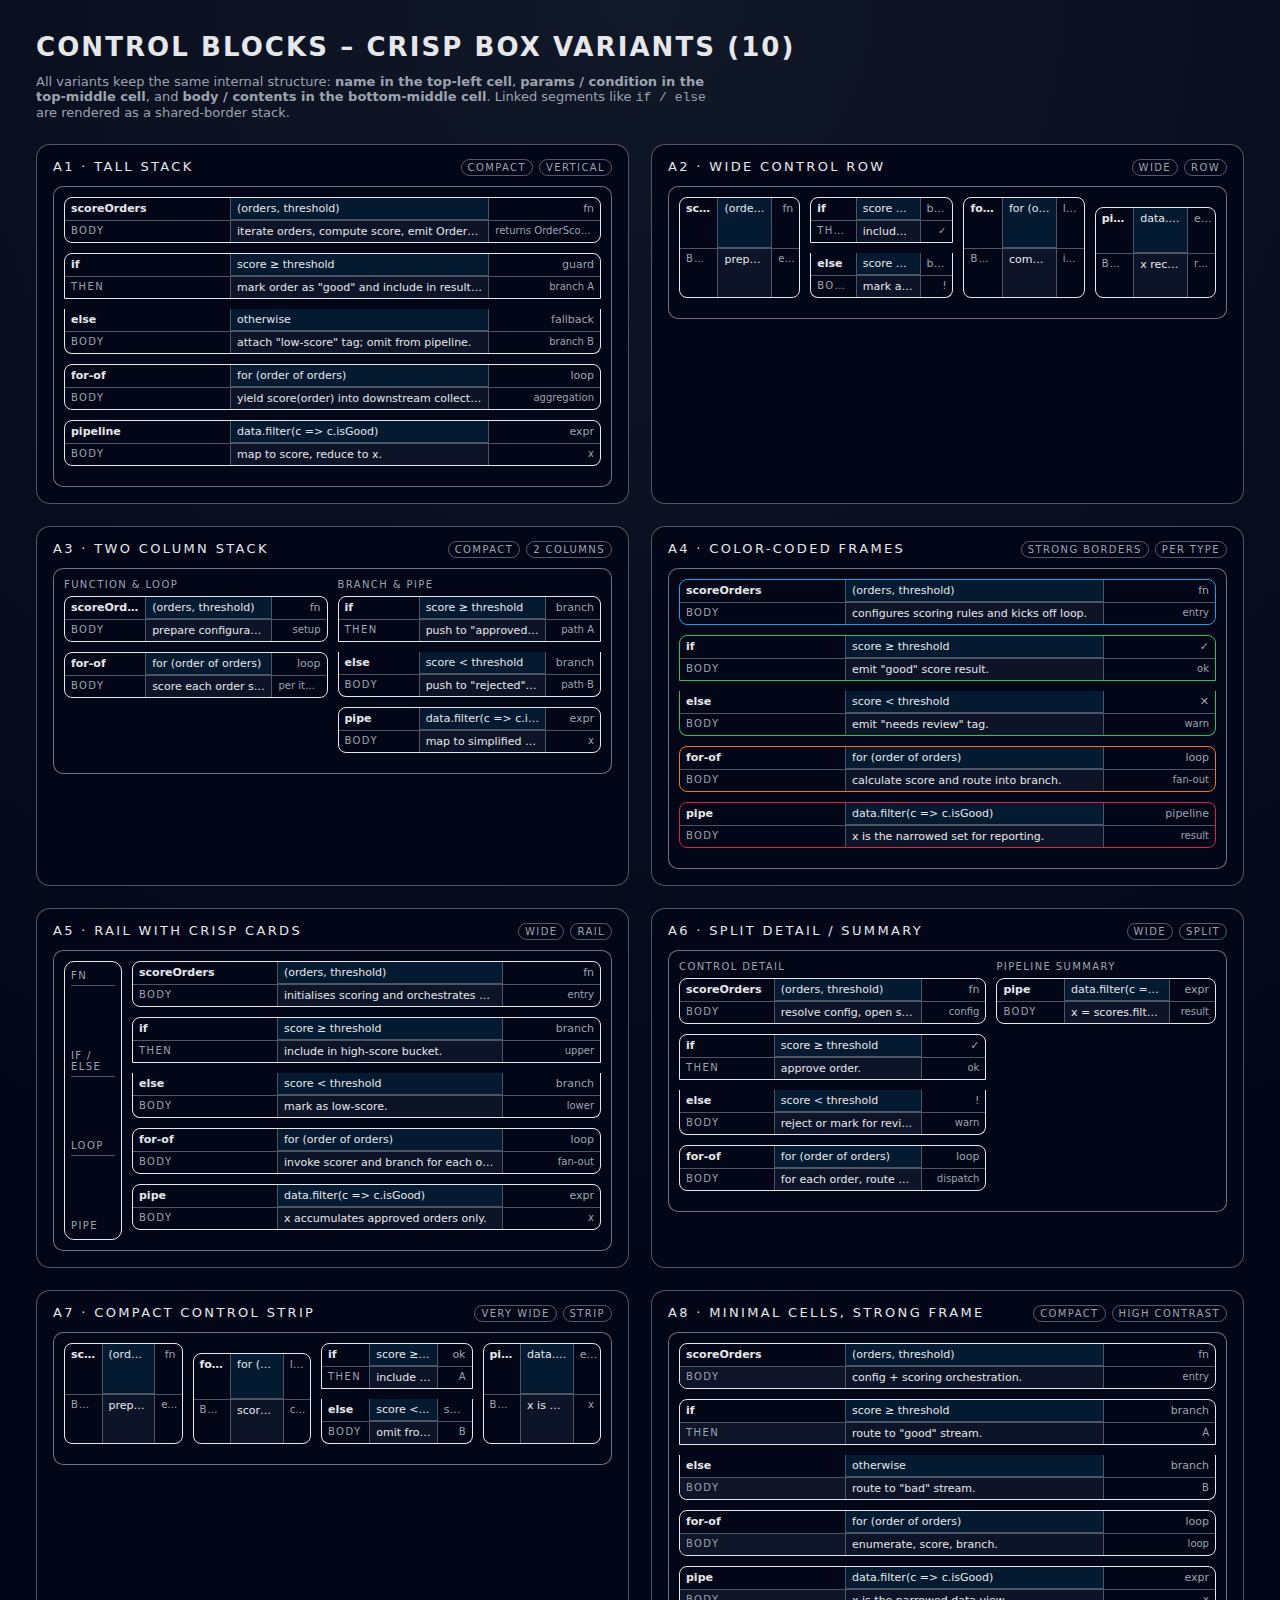
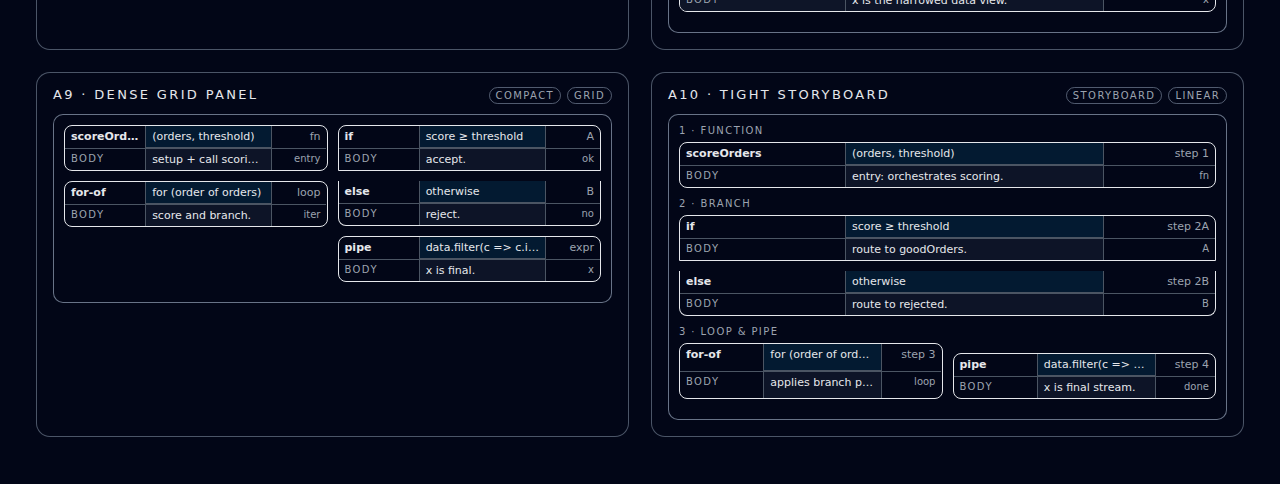
<file: layout/test.html>
<!DOCTYPE html>
<html lang="en">
<head>
  <meta charset="UTF-8" />
  <title>Control Block Layout – Crisp Variants</title>
  <style>
    :root {
      --bg: #020617;
      --surface: #020617;
      --border-strong: #e5e7eb;
      --border-soft: #4b5563;
      --accent: #0ea5e9;
      --accent-2: #22c55e;
      --accent-3: #f97316;
      --accent-4: #e11d48;
      --text: #e5e7eb;
      --text-muted: #9ca3af;
      --radius: 8px;
      --radius-lg: 10px;
    }

    * { box-sizing: border-box; }

    body {
      margin: 0;
      padding: 32px 36px 48px;
      font-family: system-ui, -apple-system, "SF Pro Text", -apple-system,
        BlinkMacSystemFont, "Segoe UI", sans-serif;
      background: radial-gradient(circle at top, #111827 0, #020617 60%);
      color: var(--text);
    }

    h1 {
      margin: 0 0 12px;
      font-size: 26px;
      letter-spacing: 0.08em;
      text-transform: uppercase;
    }

    .subtitle {
      margin: 0 0 24px;
      color: var(--text-muted);
      font-size: 13px;
      max-width: 680px;
    }

    .grid {
      display: grid;
      grid-template-columns: repeat(auto-fit, minmax(410px, 1fr));
      gap: 22px;
    }

    .pattern {
      border-radius: 14px;
      border: 1px solid rgba(148, 163, 184, 0.5);
      background: #020617;
      padding: 14px 16px 16px;
    }

    .pattern-header {
      display: flex;
      justify-content: space-between;
      align-items: baseline;
      margin-bottom: 10px;
    }

    .pattern-title {
      font-size: 13px;
      text-transform: uppercase;
      letter-spacing: 0.18em;
    }

    .pattern-meta {
      display: flex;
      gap: 6px;
      font-size: 10px;
      color: var(--text-muted);
      text-transform: uppercase;
      letter-spacing: 0.14em;
    }

    .pattern-id {
      font-size: 10px;
      color: var(--text-muted);
    }

    .badge {
      padding: 2px 6px;
      border-radius: 999px;
      border: 1px solid rgba(148, 163, 184, 0.55);
    }

    .canvas {
      border-radius: 10px;
      padding: 10px;
      border: 1px solid rgba(148, 163, 184, 0.7);
      background: radial-gradient(circle at top left, #020617 0, #020617 55%);
    }

    /* CORE BLOCK */

    .flow-block {
      display: grid;
      grid-template-columns: 0.9fr 1.4fr 0.6fr;
      grid-template-rows: auto auto;
      grid-template-areas:
        "name cond meta"
        "label body side";
      border: 1.5px solid var(--border-strong);
      border-radius: var(--radius);
      background: #020617;
      margin-bottom: 10px;
      overflow: hidden;
    }

    .flow-block.compact {
      grid-template-columns: 1fr 1.4fr 0.7fr;
    }

    .fb-cell {
      font-size: 11px;
      padding: 4px 6px;
      border-right: 1px solid var(--border-soft);
      border-top: 1px solid var(--border-soft);
      white-space: nowrap;
      overflow: hidden;
      text-overflow: ellipsis;
    }

    .flow-block .fb-cell:nth-child(-n+3) {
      border-top: none; /* top row has no top border */
    }

    .fb-name       { grid-area: name;  font-weight: 600; }
    .fb-cond       { grid-area: cond;  color: #e5e7eb; }
    .fb-meta       { grid-area: meta;  text-align: right; color: var(--text-muted); }
    .fb-label      { grid-area: label; text-transform: uppercase; font-size: 10px; letter-spacing: 0.14em; color: var(--text-muted); }
    .fb-body       { grid-area: body;  color: #e5e7eb; }
    .fb-side       { grid-area: side;  text-align: right; color: var(--text-muted); font-size: 10px; }

    /* emphasise cond + body cells with slightly tinted bg */
    .fb-cond {
      background: rgba(14, 148, 211, 0.14);
      border-bottom: 1px solid var(--border-soft);
    }
    .fb-body {
      background: rgba(15, 23, 42, 0.85);
    }

    .flow-block .fb-name {
      border-left: none;
    }
    .flow-block .fb-label {
      border-left: none;
    }

    /* removing right border on last column to keep crisp outer frame */
    .flow-block .fb-meta,
    .flow-block .fb-side {
      border-right: none;
    }

    /* linked if/else pair – shared borders */
    .linked-pair {
      margin-bottom: 10px;
    }

    .linked-pair .flow-block {
      border-radius: 0;
      margin: 0;
    }

    .linked-pair .flow-block:first-child {
      border-radius: var(--radius) var(--radius) 0 0;
    }
    .linked-pair .flow-block:last-child {
      border-radius: 0 0 var(--radius) var(--radius);
      border-top-width: 0; /* share border with top */
    }

    .linked-pair .flow-block + .flow-block {
      margin-top: 0;
    }

    /* spacing between unrelated blocks */
    .flow-block + .flow-block:not(.no-gap) {
      margin-top: 10px;
    }

    /* layout helpers per pattern */

    .p-wide-row {
      display: flex;
      gap: 10px;
    }

    .p-wide-row .flow-block {
      flex: 1;
    }

    .two-column {
      display: grid;
      grid-template-columns: 1.1fr 1.1fr;
      gap: 10px;
    }

    .rail-layout {
      display: grid;
      grid-template-columns: 58px 1fr;
      gap: 10px;
    }

    .rail {
      border-radius: var(--radius-lg);
      border: 1.5px solid var(--border-strong);
      display: flex;
      flex-direction: column;
      justify-content: space-between;
      padding: 8px 6px;
      font-size: 10px;
      text-transform: uppercase;
      letter-spacing: 0.14em;
      color: var(--text-muted);
    }

    .rail span {
      border-bottom: 1px solid var(--border-soft);
      padding-bottom: 4px;
      margin-bottom: 4px;
    }

    .rail span:last-child {
      border-bottom: none;
      margin-bottom: 0;
      padding-bottom: 0;
    }

    .section-label {
      font-size: 10px;
      text-transform: uppercase;
      letter-spacing: 0.14em;
      color: var(--text-muted);
      margin-bottom: 6px;
    }

    .p-split {
      display: grid;
      grid-template-columns: 1.4fr 1fr;
      gap: 10px;
    }

    .thin-border .flow-block {
      border-width: 1px;
    }

    .accent-fn .flow-block-fn      { border-color: var(--accent);   }
    .accent-fn .flow-block-if      { border-color: var(--accent-2); }
    .accent-fn .flow-block-loop    { border-color: var(--accent-3); }
    .accent-fn .flow-block-pipe    { border-color: var(--accent-4); }

    .flow-block-label-only .fb-label {
      background: rgba(15, 23, 42, 0.9);
    }
  </style>
</head>
<body>
  <h1>Control Blocks – Crisp Box Variants (10)</h1>
  <p class="subtitle">
    All variants keep the same internal structure: <strong>name in the top-left cell</strong>,
    <strong>params / condition in the top-middle cell</strong>, and
    <strong>body / contents in the bottom-middle cell</strong>.
    Linked segments like <code>if / else</code> are rendered as a shared-border stack.
  </p>

  <div class="grid">

    <!-- PATTERN A1 -->
    <section class="pattern" id="pattern-a1">
      <div class="pattern-header">
        <div class="pattern-title">A1 · Tall Stack</div>
        <div class="pattern-meta">
          <span class="badge">Compact</span>
          <span class="badge">Vertical</span>
        </div>
      </div>
      <div class="canvas">
        <div class="flow-block flow-block-fn">
          <div class="fb-cell fb-name">scoreOrders</div>
          <div class="fb-cell fb-cond">(orders, threshold)</div>
          <div class="fb-cell fb-meta">fn</div>
          <div class="fb-cell fb-label">Body</div>
          <div class="fb-cell fb-body">iterate orders, compute score, emit OrderScore records.</div>
          <div class="fb-cell fb-side">returns OrderScore[]</div>
        </div>

        <div class="linked-pair">
          <div class="flow-block flow-block-if">
            <div class="fb-cell fb-name">if</div>
            <div class="fb-cell fb-cond">score ≥ threshold</div>
            <div class="fb-cell fb-meta">guard</div>
            <div class="fb-cell fb-label">Then</div>
            <div class="fb-cell fb-body">mark order as &quot;good&quot; and include in result set.</div>
            <div class="fb-cell fb-side">branch A</div>
          </div>
          <div class="flow-block flow-block-if">
            <div class="fb-cell fb-name">else</div>
            <div class="fb-cell fb-cond">otherwise</div>
            <div class="fb-cell fb-meta">fallback</div>
            <div class="fb-cell fb-label">Body</div>
            <div class="fb-cell fb-body">attach &quot;low-score&quot; tag; omit from pipeline.</div>
            <div class="fb-cell fb-side">branch B</div>
          </div>
        </div>

        <div class="flow-block flow-block-loop">
          <div class="fb-cell fb-name">for-of</div>
          <div class="fb-cell fb-cond">for (order of orders)</div>
          <div class="fb-cell fb-meta">loop</div>
          <div class="fb-cell fb-label">Body</div>
          <div class="fb-cell fb-body">yield score(order) into downstream collector.</div>
          <div class="fb-cell fb-side">aggregation</div>
        </div>

        <div class="flow-block flow-block-pipe">
          <div class="fb-cell fb-name">pipeline</div>
          <div class="fb-cell fb-cond">data.filter(c =&gt; c.isGood)</div>
          <div class="fb-cell fb-meta">expr</div>
          <div class="fb-cell fb-label">Body</div>
          <div class="fb-cell fb-body">map to score, reduce to x.</div>
          <div class="fb-cell fb-side">x</div>
        </div>
      </div>
    </section>

    <!-- PATTERN A2 -->
    <section class="pattern" id="pattern-a2">
      <div class="pattern-header">
        <div class="pattern-title">A2 · Wide Control Row</div>
        <div class="pattern-meta">
          <span class="badge">Wide</span>
          <span class="badge">Row</span>
        </div>
      </div>
      <div class="canvas">
        <div class="p-wide-row">
          <div class="flow-block compact flow-block-fn">
            <div class="fb-cell fb-name">scoreOrders</div>
            <div class="fb-cell fb-cond">(orders, threshold)</div>
            <div class="fb-cell fb-meta">fn</div>
            <div class="fb-cell fb-label">Body</div>
            <div class="fb-cell fb-body">prepare scoring context &amp; delegate.</div>
            <div class="fb-cell fb-side">entry</div>
          </div>

          <div class="linked-pair" style="flex:1.2;">
            <div class="flow-block compact flow-block-if">
              <div class="fb-cell fb-name">if</div>
              <div class="fb-cell fb-cond">score ≥ threshold</div>
              <div class="fb-cell fb-meta">branch</div>
              <div class="fb-cell fb-label">Then</div>
              <div class="fb-cell fb-body">include order in &quot;good&quot; list.</div>
              <div class="fb-cell fb-side">✓</div>
            </div>
            <div class="flow-block compact flow-block-if">
              <div class="fb-cell fb-name">else</div>
              <div class="fb-cell fb-cond">score &lt; threshold</div>
              <div class="fb-cell fb-meta">branch</div>
              <div class="fb-cell fb-label">Body</div>
              <div class="fb-cell fb-body">mark as &quot;review&quot;.</div>
              <div class="fb-cell fb-side">!</div>
            </div>
          </div>

          <div class="flow-block compact flow-block-loop">
            <div class="fb-cell fb-name">for-of</div>
            <div class="fb-cell fb-cond">for (order of orders)</div>
            <div class="fb-cell fb-meta">loop</div>
            <div class="fb-cell fb-label">Body</div>
            <div class="fb-cell fb-body">compute score(order).</div>
            <div class="fb-cell fb-side">iter</div>
          </div>

          <div class="flow-block compact flow-block-pipe">
            <div class="fb-cell fb-name">pipe</div>
            <div class="fb-cell fb-cond">data.filter(c =&gt; c.isGood)</div>
            <div class="fb-cell fb-meta">expr</div>
            <div class="fb-cell fb-label">Body</div>
            <div class="fb-cell fb-body">x receives the filtered collection.</div>
            <div class="fb-cell fb-side">result</div>
          </div>
        </div>
      </div>
    </section>

    <!-- PATTERN A3 -->
    <section class="pattern" id="pattern-a3">
      <div class="pattern-header">
        <div class="pattern-title">A3 · Two Column Stack</div>
        <div class="pattern-meta">
          <span class="badge">Compact</span>
          <span class="badge">2 Columns</span>
        </div>
      </div>
      <div class="canvas two-column">
        <div>
          <div class="section-label">Function &amp; Loop</div>
          <div class="flow-block flow-block-fn">
            <div class="fb-cell fb-name">scoreOrders</div>
            <div class="fb-cell fb-cond">(orders, threshold)</div>
            <div class="fb-cell fb-meta">fn</div>
            <div class="fb-cell fb-label">Body</div>
            <div class="fb-cell fb-body">prepare configuration, call internal scorer.</div>
            <div class="fb-cell fb-side">setup</div>
          </div>

          <div class="flow-block flow-block-loop">
            <div class="fb-cell fb-name">for-of</div>
            <div class="fb-cell fb-cond">for (order of orders)</div>
            <div class="fb-cell fb-meta">loop</div>
            <div class="fb-cell fb-label">Body</div>
            <div class="fb-cell fb-body">score each order sequentially.</div>
            <div class="fb-cell fb-side">per item</div>
          </div>
        </div>

        <div>
          <div class="section-label">Branch &amp; Pipe</div>

          <div class="linked-pair">
            <div class="flow-block flow-block-if">
              <div class="fb-cell fb-name">if</div>
              <div class="fb-cell fb-cond">score ≥ threshold</div>
              <div class="fb-cell fb-meta">branch</div>
              <div class="fb-cell fb-label">Then</div>
              <div class="fb-cell fb-body">push to &quot;approved&quot; bucket.</div>
              <div class="fb-cell fb-side">path A</div>
            </div>
            <div class="flow-block flow-block-if">
              <div class="fb-cell fb-name">else</div>
              <div class="fb-cell fb-cond">score &lt; threshold</div>
              <div class="fb-cell fb-meta">branch</div>
              <div class="fb-cell fb-label">Body</div>
              <div class="fb-cell fb-body">push to &quot;rejected&quot; bucket.</div>
              <div class="fb-cell fb-side">path B</div>
            </div>
          </div>

          <div class="flow-block flow-block-pipe">
            <div class="fb-cell fb-name">pipe</div>
            <div class="fb-cell fb-cond">data.filter(c =&gt; c.isGood)</div>
            <div class="fb-cell fb-meta">expr</div>
            <div class="fb-cell fb-label">Body</div>
            <div class="fb-cell fb-body">map to simplified DTO then return.</div>
            <div class="fb-cell fb-side">x</div>
          </div>
        </div>
      </div>
    </section>

    <!-- PATTERN A4 -->
    <section class="pattern thin-border accent-fn" id="pattern-a4">
      <div class="pattern-header">
        <div class="pattern-title">A4 · Color-Coded Frames</div>
        <div class="pattern-meta">
          <span class="badge">Strong Borders</span>
          <span class="badge">Per Type</span>
        </div>
      </div>
      <div class="canvas">
        <div class="flow-block flow-block-fn">
          <div class="fb-cell fb-name">scoreOrders</div>
          <div class="fb-cell fb-cond">(orders, threshold)</div>
          <div class="fb-cell fb-meta">fn</div>
          <div class="fb-cell fb-label">Body</div>
          <div class="fb-cell fb-body">configures scoring rules and kicks off loop.</div>
          <div class="fb-cell fb-side">entry</div>
        </div>

        <div class="linked-pair">
          <div class="flow-block flow-block-if">
            <div class="fb-cell fb-name">if</div>
            <div class="fb-cell fb-cond">score ≥ threshold</div>
            <div class="fb-cell fb-meta">✓</div>
            <div class="fb-cell fb-label">Body</div>
            <div class="fb-cell fb-body">emit &quot;good&quot; score result.</div>
            <div class="fb-cell fb-side">ok</div>
          </div>
          <div class="flow-block flow-block-if">
            <div class="fb-cell fb-name">else</div>
            <div class="fb-cell fb-cond">score &lt; threshold</div>
            <div class="fb-cell fb-meta">✕</div>
            <div class="fb-cell fb-label">Body</div>
            <div class="fb-cell fb-body">emit &quot;needs review&quot; tag.</div>
            <div class="fb-cell fb-side">warn</div>
          </div>
        </div>

        <div class="flow-block flow-block-loop">
          <div class="fb-cell fb-name">for-of</div>
          <div class="fb-cell fb-cond">for (order of orders)</div>
          <div class="fb-cell fb-meta">loop</div>
          <div class="fb-cell fb-label">Body</div>
          <div class="fb-cell fb-body">calculate score and route into branch.</div>
          <div class="fb-cell fb-side">fan-out</div>
        </div>

        <div class="flow-block flow-block-pipe">
          <div class="fb-cell fb-name">pipe</div>
          <div class="fb-cell fb-cond">data.filter(c =&gt; c.isGood)</div>
          <div class="fb-cell fb-meta">pipeline</div>
          <div class="fb-cell fb-label">Body</div>
          <div class="fb-cell fb-body">x is the narrowed set for reporting.</div>
          <div class="fb-cell fb-side">result</div>
        </div>
      </div>
    </section>

    <!-- PATTERN A5 -->
    <section class="pattern" id="pattern-a5">
      <div class="pattern-header">
        <div class="pattern-title">A5 · Rail with Crisp Cards</div>
        <div class="pattern-meta">
          <span class="badge">Wide</span>
          <span class="badge">Rail</span>
        </div>
      </div>
      <div class="canvas rail-layout">
        <div class="rail">
          <span>fn</span>
          <span>if / else</span>
          <span>loop</span>
          <span>pipe</span>
        </div>
        <div>
          <div class="flow-block flow-block-fn">
            <div class="fb-cell fb-name">scoreOrders</div>
            <div class="fb-cell fb-cond">(orders, threshold)</div>
            <div class="fb-cell fb-meta">fn</div>
            <div class="fb-cell fb-label">Body</div>
            <div class="fb-cell fb-body">initialises scoring and orchestrates flow.</div>
            <div class="fb-cell fb-side">entry</div>
          </div>

          <div class="linked-pair">
            <div class="flow-block flow-block-if">
              <div class="fb-cell fb-name">if</div>
              <div class="fb-cell fb-cond">score ≥ threshold</div>
              <div class="fb-cell fb-meta">branch</div>
              <div class="fb-cell fb-label">Then</div>
              <div class="fb-cell fb-body">include in high-score bucket.</div>
              <div class="fb-cell fb-side">upper</div>
            </div>
            <div class="flow-block flow-block-if">
              <div class="fb-cell fb-name">else</div>
              <div class="fb-cell fb-cond">score &lt; threshold</div>
              <div class="fb-cell fb-meta">branch</div>
              <div class="fb-cell fb-label">Body</div>
              <div class="fb-cell fb-body">mark as low-score.</div>
              <div class="fb-cell fb-side">lower</div>
            </div>
          </div>

          <div class="flow-block flow-block-loop">
            <div class="fb-cell fb-name">for-of</div>
            <div class="fb-cell fb-cond">for (order of orders)</div>
            <div class="fb-cell fb-meta">loop</div>
            <div class="fb-cell fb-label">Body</div>
            <div class="fb-cell fb-body">invoke scorer and branch for each order.</div>
            <div class="fb-cell fb-side">fan-out</div>
          </div>

          <div class="flow-block flow-block-pipe">
            <div class="fb-cell fb-name">pipe</div>
            <div class="fb-cell fb-cond">data.filter(c =&gt; c.isGood)</div>
            <div class="fb-cell fb-meta">expr</div>
            <div class="fb-cell fb-label">Body</div>
            <div class="fb-cell fb-body">x accumulates approved orders only.</div>
            <div class="fb-cell fb-side">x</div>
          </div>
        </div>
      </div>
    </section>

    <!-- PATTERN A6 -->
    <section class="pattern" id="pattern-a6">
      <div class="pattern-header">
        <div class="pattern-title">A6 · Split Detail / Summary</div>
        <div class="pattern-meta">
          <span class="badge">Wide</span>
          <span class="badge">Split</span>
        </div>
      </div>
      <div class="canvas p-split">
        <div>
          <div class="section-label">Control Detail</div>

          <div class="flow-block flow-block-fn">
            <div class="fb-cell fb-name">scoreOrders</div>
            <div class="fb-cell fb-cond">(orders, threshold)</div>
            <div class="fb-cell fb-meta">fn</div>
            <div class="fb-cell fb-label">Body</div>
            <div class="fb-cell fb-body">resolve config, open scoring session.</div>
            <div class="fb-cell fb-side">config</div>
          </div>

          <div class="linked-pair">
            <div class="flow-block flow-block-if">
              <div class="fb-cell fb-name">if</div>
              <div class="fb-cell fb-cond">score ≥ threshold</div>
              <div class="fb-cell fb-meta">✓</div>
              <div class="fb-cell fb-label">Then</div>
              <div class="fb-cell fb-body">approve order.</div>
              <div class="fb-cell fb-side">ok</div>
            </div>
            <div class="flow-block flow-block-if">
              <div class="fb-cell fb-name">else</div>
              <div class="fb-cell fb-cond">score &lt; threshold</div>
              <div class="fb-cell fb-meta">!</div>
              <div class="fb-cell fb-label">Body</div>
              <div class="fb-cell fb-body">reject or mark for review.</div>
              <div class="fb-cell fb-side">warn</div>
            </div>
          </div>

          <div class="flow-block flow-block-loop">
            <div class="fb-cell fb-name">for-of</div>
            <div class="fb-cell fb-cond">for (order of orders)</div>
            <div class="fb-cell fb-meta">loop</div>
            <div class="fb-cell fb-label">Body</div>
            <div class="fb-cell fb-body">for each order, route via branch above.</div>
            <div class="fb-cell fb-side">dispatch</div>
          </div>
        </div>

        <div>
          <div class="section-label">Pipeline Summary</div>
          <div class="flow-block flow-block-pipe">
            <div class="fb-cell fb-name">pipe</div>
            <div class="fb-cell fb-cond">data.filter(c =&gt; c.isGood)</div>
            <div class="fb-cell fb-meta">expr</div>
            <div class="fb-cell fb-label">Body</div>
            <div class="fb-cell fb-body">x = scores.filter(isGoodScore).</div>
            <div class="fb-cell fb-side">result</div>
          </div>
        </div>
      </div>
    </section>

    <!-- PATTERN A7 -->
    <section class="pattern" id="pattern-a7">
      <div class="pattern-header">
        <div class="pattern-title">A7 · Compact Control Strip</div>
        <div class="pattern-meta">
          <span class="badge">Very Wide</span>
          <span class="badge">Strip</span>
        </div>
      </div>
      <div class="canvas">
        <div class="p-wide-row">
          <div class="flow-block compact flow-block-fn">
            <div class="fb-cell fb-name">scoreOrders</div>
            <div class="fb-cell fb-cond">(orders, threshold)</div>
            <div class="fb-cell fb-meta">fn</div>
            <div class="fb-cell fb-label">Body</div>
            <div class="fb-cell fb-body">prepares scoring &amp; returns x.</div>
            <div class="fb-cell fb-side">entry</div>
          </div>

          <div class="flow-block compact flow-block-loop">
            <div class="fb-cell fb-name">for-of</div>
            <div class="fb-cell fb-cond">for (order of orders)</div>
            <div class="fb-cell fb-meta">loop</div>
            <div class="fb-cell fb-label">Body</div>
            <div class="fb-cell fb-body">score, then branch.</div>
            <div class="fb-cell fb-side">core loop</div>
          </div>

          <div class="linked-pair" style="flex:1.3;">
            <div class="flow-block compact flow-block-if">
              <div class="fb-cell fb-name">if</div>
              <div class="fb-cell fb-cond">score ≥ threshold</div>
              <div class="fb-cell fb-meta">ok</div>
              <div class="fb-cell fb-label">Then</div>
              <div class="fb-cell fb-body">include in filtered result.</div>
              <div class="fb-cell fb-side">A</div>
            </div>
            <div class="flow-block compact flow-block-if">
              <div class="fb-cell fb-name">else</div>
              <div class="fb-cell fb-cond">score &lt; threshold</div>
              <div class="fb-cell fb-meta">skip</div>
              <div class="fb-cell fb-label">Body</div>
              <div class="fb-cell fb-body">omit from x.</div>
              <div class="fb-cell fb-side">B</div>
            </div>
          </div>

          <div class="flow-block compact flow-block-pipe">
            <div class="fb-cell fb-name">pipe</div>
            <div class="fb-cell fb-cond">data.filter(c =&gt; c.isGood)</div>
            <div class="fb-cell fb-meta">expr</div>
            <div class="fb-cell fb-label">Body</div>
            <div class="fb-cell fb-body">x is final good-order list.</div>
            <div class="fb-cell fb-side">x</div>
          </div>
        </div>
      </div>
    </section>

    <!-- PATTERN A8 -->
    <section class="pattern" id="pattern-a8">
      <div class="pattern-header">
        <div class="pattern-title">A8 · Minimal Cells, Strong Frame</div>
        <div class="pattern-meta">
          <span class="badge">Compact</span>
          <span class="badge">High Contrast</span>
        </div>
      </div>
      <div class="canvas flow-block-label-only">
        <div class="flow-block flow-block-fn">
          <div class="fb-cell fb-name">scoreOrders</div>
          <div class="fb-cell fb-cond">(orders, threshold)</div>
          <div class="fb-cell fb-meta">fn</div>
          <div class="fb-cell fb-label">Body</div>
          <div class="fb-cell fb-body">config + scoring orchestration.</div>
          <div class="fb-cell fb-side">entry</div>
        </div>

        <div class="linked-pair">
          <div class="flow-block flow-block-if">
            <div class="fb-cell fb-name">if</div>
            <div class="fb-cell fb-cond">score ≥ threshold</div>
            <div class="fb-cell fb-meta">branch</div>
            <div class="fb-cell fb-label">Then</div>
            <div class="fb-cell fb-body">route to &quot;good&quot; stream.</div>
            <div class="fb-cell fb-side">A</div>
          </div>
          <div class="flow-block flow-block-if">
            <div class="fb-cell fb-name">else</div>
            <div class="fb-cell fb-cond">otherwise</div>
            <div class="fb-cell fb-meta">branch</div>
            <div class="fb-cell fb-label">Body</div>
            <div class="fb-cell fb-body">route to &quot;bad&quot; stream.</div>
            <div class="fb-cell fb-side">B</div>
          </div>
        </div>

        <div class="flow-block flow-block-loop">
          <div class="fb-cell fb-name">for-of</div>
          <div class="fb-cell fb-cond">for (order of orders)</div>
          <div class="fb-cell fb-meta">loop</div>
          <div class="fb-cell fb-label">Body</div>
          <div class="fb-cell fb-body">enumerate, score, branch.</div>
          <div class="fb-cell fb-side">loop</div>
        </div>

        <div class="flow-block flow-block-pipe">
          <div class="fb-cell fb-name">pipe</div>
          <div class="fb-cell fb-cond">data.filter(c =&gt; c.isGood)</div>
          <div class="fb-cell fb-meta">expr</div>
          <div class="fb-cell fb-label">Body</div>
          <div class="fb-cell fb-body">x is the narrowed data view.</div>
          <div class="fb-cell fb-side">x</div>
        </div>
      </div>
    </section>

    <!-- PATTERN A9 -->
    <section class="pattern" id="pattern-a9">
      <div class="pattern-header">
        <div class="pattern-title">A9 · Dense Grid Panel</div>
        <div class="pattern-meta">
          <span class="badge">Compact</span>
          <span class="badge">Grid</span>
        </div>
      </div>
      <div class="canvas two-column">
        <div>
          <div class="flow-block flow-block-fn">
            <div class="fb-cell fb-name">scoreOrders</div>
            <div class="fb-cell fb-cond">(orders, threshold)</div>
            <div class="fb-cell fb-meta">fn</div>
            <div class="fb-cell fb-label">Body</div>
            <div class="fb-cell fb-body">setup + call scoring pipeline.</div>
            <div class="fb-cell fb-side">entry</div>
          </div>

          <div class="flow-block flow-block-loop">
            <div class="fb-cell fb-name">for-of</div>
            <div class="fb-cell fb-cond">for (order of orders)</div>
            <div class="fb-cell fb-meta">loop</div>
            <div class="fb-cell fb-label">Body</div>
            <div class="fb-cell fb-body">score and branch.</div>
            <div class="fb-cell fb-side">iter</div>
          </div>
        </div>

        <div>
          <div class="linked-pair">
            <div class="flow-block flow-block-if">
              <div class="fb-cell fb-name">if</div>
              <div class="fb-cell fb-cond">score ≥ threshold</div>
              <div class="fb-cell fb-meta">A</div>
              <div class="fb-cell fb-label">Body</div>
              <div class="fb-cell fb-body">accept.</div>
              <div class="fb-cell fb-side">ok</div>
            </div>
            <div class="flow-block flow-block-if">
              <div class="fb-cell fb-name">else</div>
              <div class="fb-cell fb-cond">otherwise</div>
              <div class="fb-cell fb-meta">B</div>
              <div class="fb-cell fb-label">Body</div>
              <div class="fb-cell fb-body">reject.</div>
              <div class="fb-cell fb-side">no</div>
            </div>
          </div>

          <div class="flow-block flow-block-pipe">
            <div class="fb-cell fb-name">pipe</div>
            <div class="fb-cell fb-cond">data.filter(c =&gt; c.isGood)</div>
            <div class="fb-cell fb-meta">expr</div>
            <div class="fb-cell fb-label">Body</div>
            <div class="fb-cell fb-body">x is final.</div>
            <div class="fb-cell fb-side">x</div>
          </div>
        </div>
      </div>
    </section>

    <!-- PATTERN A10 -->
    <section class="pattern" id="pattern-a10">
      <div class="pattern-header">
        <div class="pattern-title">A10 · Tight Storyboard</div>
        <div class="pattern-meta">
          <span class="badge">Storyboard</span>
          <span class="badge">Linear</span>
        </div>
      </div>
      <div class="canvas">
        <div class="section-label">1 · Function</div>
        <div class="flow-block flow-block-fn">
          <div class="fb-cell fb-name">scoreOrders</div>
          <div class="fb-cell fb-cond">(orders, threshold)</div>
          <div class="fb-cell fb-meta">step 1</div>
          <div class="fb-cell fb-label">Body</div>
          <div class="fb-cell fb-body">entry: orchestrates scoring.</div>
          <div class="fb-cell fb-side">fn</div>
        </div>

        <div class="section-label">2 · Branch</div>
        <div class="linked-pair">
          <div class="flow-block flow-block-if">
            <div class="fb-cell fb-name">if</div>
            <div class="fb-cell fb-cond">score ≥ threshold</div>
            <div class="fb-cell fb-meta">step 2A</div>
            <div class="fb-cell fb-label">Body</div>
            <div class="fb-cell fb-body">route to goodOrders.</div>
            <div class="fb-cell fb-side">A</div>
          </div>
          <div class="flow-block flow-block-if">
            <div class="fb-cell fb-name">else</div>
            <div class="fb-cell fb-cond">otherwise</div>
            <div class="fb-cell fb-meta">step 2B</div>
            <div class="fb-cell fb-label">Body</div>
            <div class="fb-cell fb-body">route to rejected.</div>
            <div class="fb-cell fb-side">B</div>
          </div>
        </div>

        <div class="section-label">3 · Loop &amp; Pipe</div>
        <div class="p-wide-row">
          <div class="flow-block compact flow-block-loop">
            <div class="fb-cell fb-name">for-of</div>
            <div class="fb-cell fb-cond">for (order of orders)</div>
            <div class="fb-cell fb-meta">step 3</div>
            <div class="fb-cell fb-label">Body</div>
            <div class="fb-cell fb-body">applies branch per order.</div>
            <div class="fb-cell fb-side">loop</div>
          </div>
          <div class="flow-block compact flow-block-pipe">
            <div class="fb-cell fb-name">pipe</div>
            <div class="fb-cell fb-cond">data.filter(c =&gt; c.isGood)</div>
            <div class="fb-cell fb-meta">step 4</div>
            <div class="fb-cell fb-label">Body</div>
            <div class="fb-cell fb-body">x is final stream.</div>
            <div class="fb-cell fb-side">done</div>
          </div>
        </div>
      </div>
    </section>

  </div>
</body>
</html>
</file>
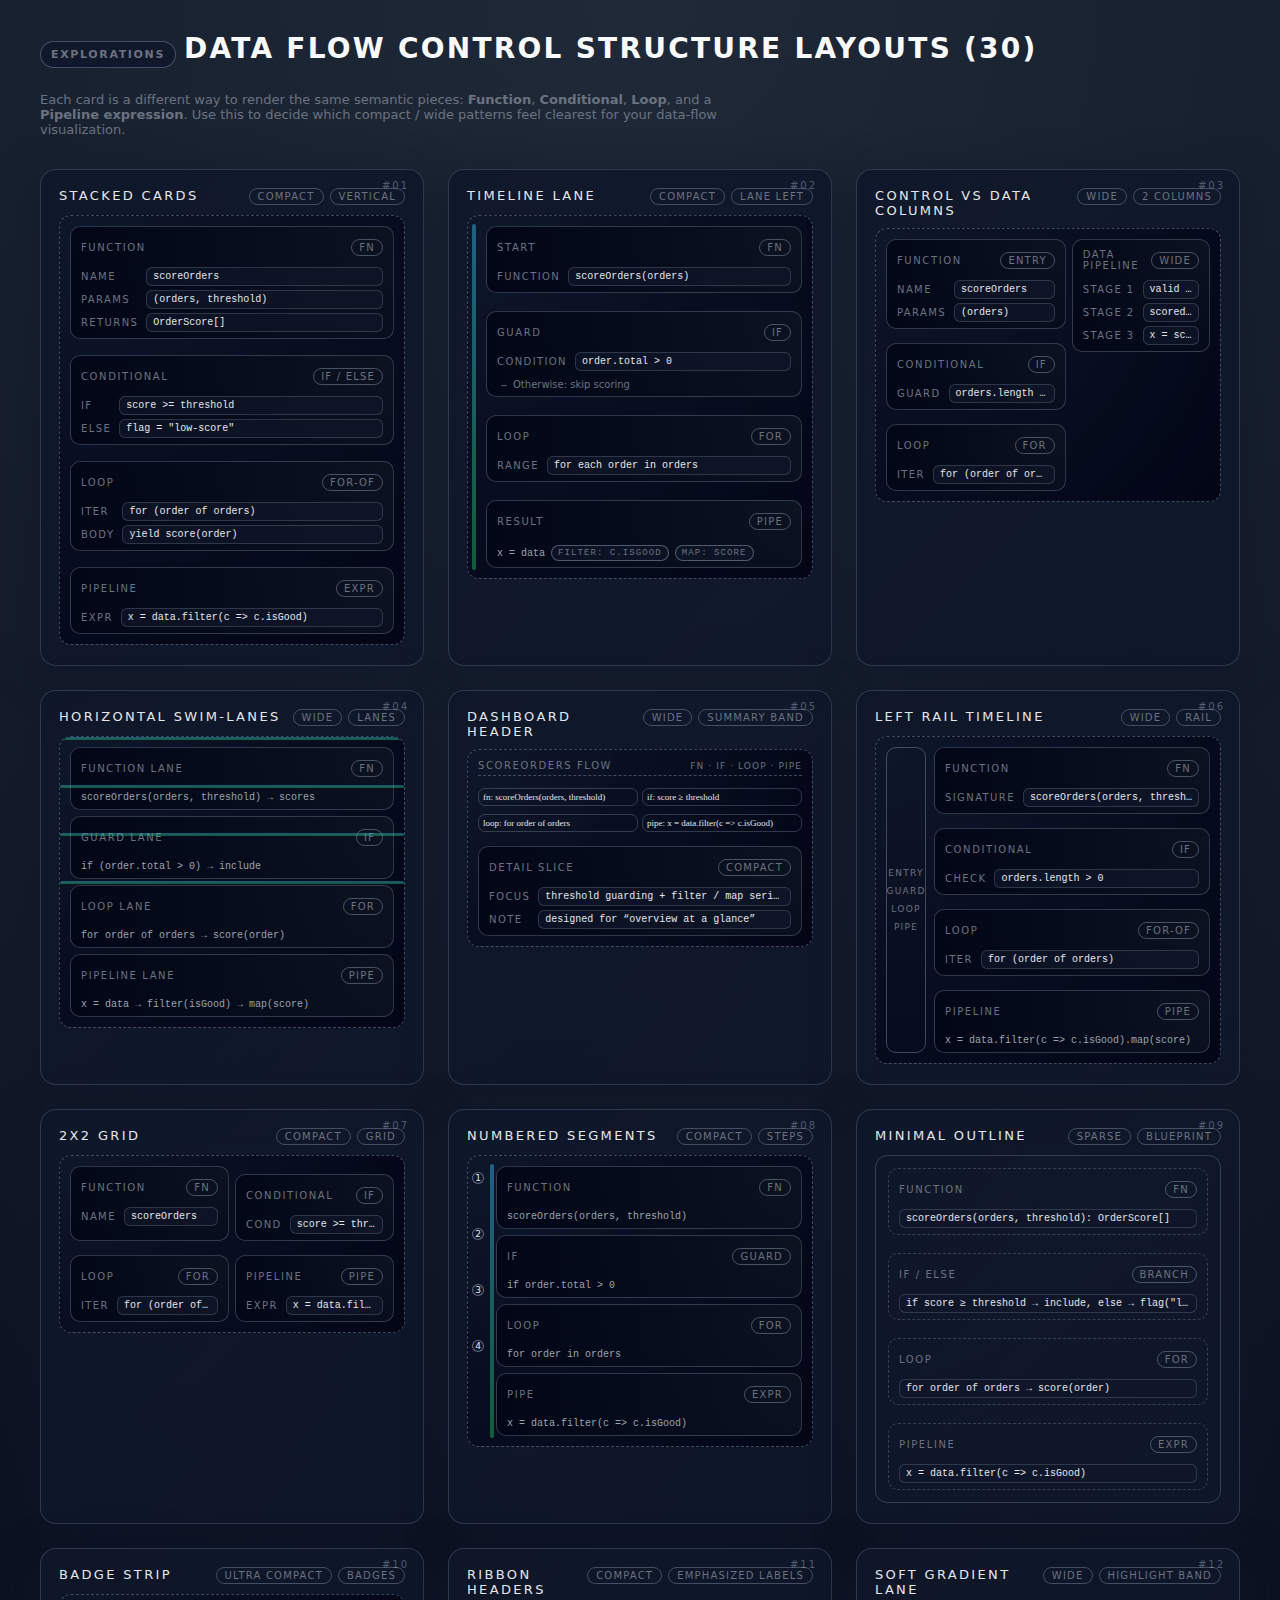
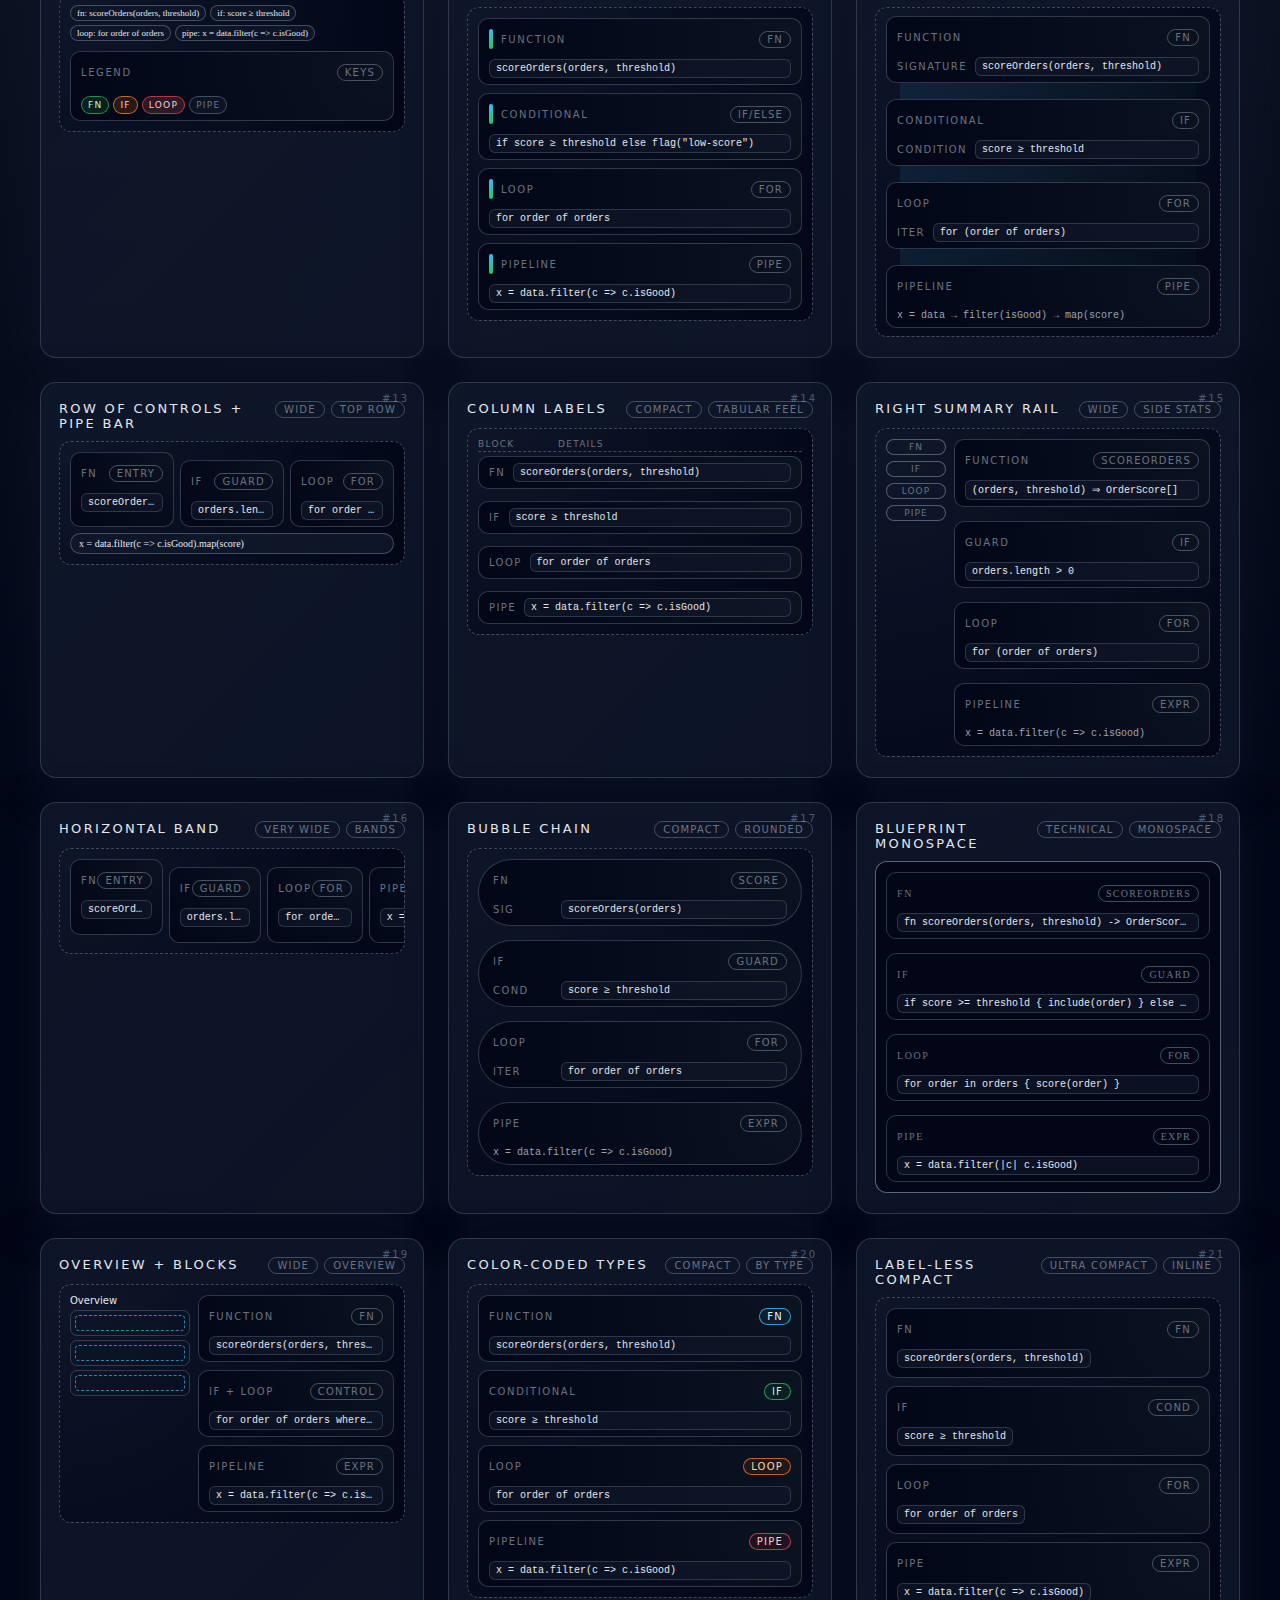
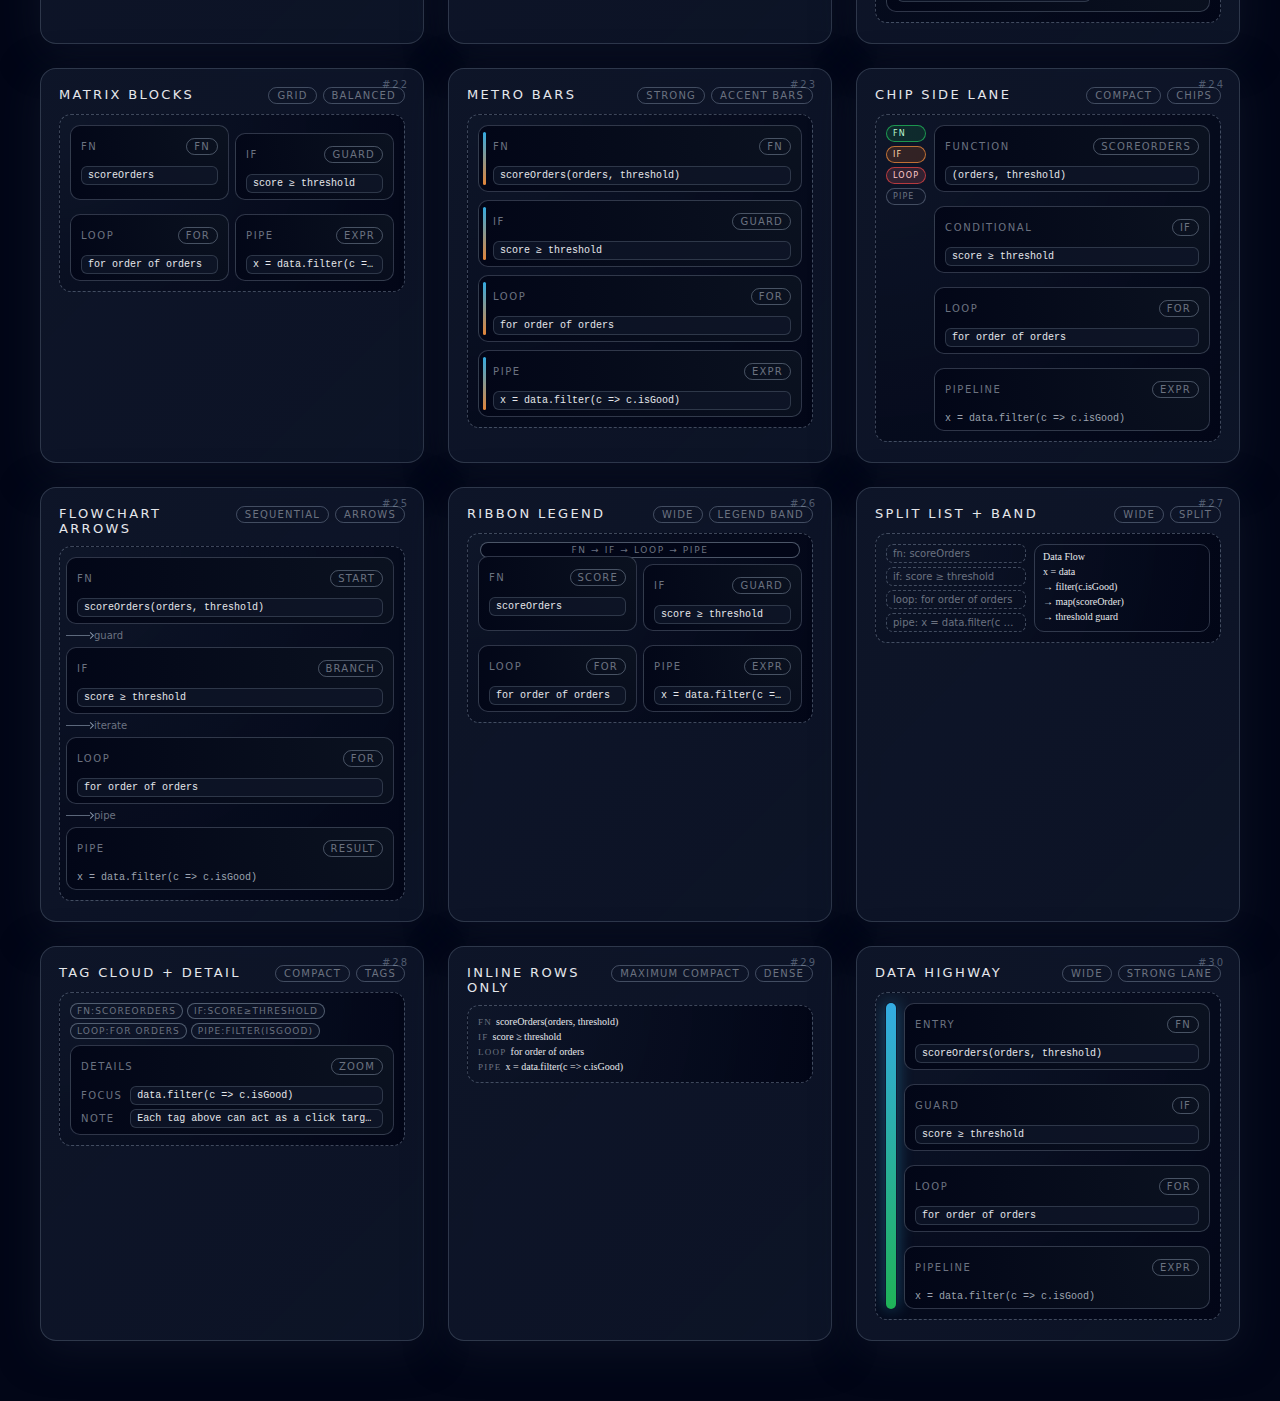
<file: layout/test30.html>
<!DOCTYPE html>
<html lang="en">
<head>
  <meta charset="UTF-8" />
  <title>Data Flow Control Structure Layout Explorations</title>
  <style>
    :root {
      --bg: #0f172a;
      --bg-alt: #020617;
      --surface: #0b1220;
      --surface-soft: #020617;
      --surface-soft-alt: #020617;
      --border-subtle: #1e293b;
      --border-strong: #38bdf8;
      --accent: #22c55e;
      --accent-soft: rgba(34, 197, 94, 0.12);
      --accent-2: #f97316;
      --accent-3: #e11d48;
      --text: #e5e7eb;
      --text-muted: #9ca3af;
      --text-soft: #6b7280;
      --radius-sm: 6px;
      --radius-md: 10px;
      --radius-lg: 14px;
      --radius-pill: 999px;
      --shadow-soft: 0 10px 40px rgba(15, 23, 42, 0.7);
      --grid-gap: 16px;
      --lane-width: 4px;
      --header-height: 28px;
    }

    * {
      box-sizing: border-box;
    }

    body {
      margin: 0;
      padding: 32px 40px 60px;
      font-family: system-ui, -apple-system, BlinkMacSystemFont, "SF Pro Text",
        "Segoe UI", sans-serif;
      background: radial-gradient(circle at top, #1f2937 0, #020617 55%);
      color: var(--text);
    }

    h1 {
      margin: 0 0 24px;
      font-size: 28px;
      letter-spacing: 0.08em;
      text-transform: uppercase;
      color: #f9fafb;
    }

    h1 span {
      display: inline-block;
      padding: 6px 10px;
      margin-right: 8px;
      border-radius: var(--radius-pill);
      background: rgba(15, 23, 42, 0.8);
      border: 1px solid rgba(148, 163, 184, 0.4);
      font-size: 11px;
      text-transform: uppercase;
      letter-spacing: 0.15em;
      color: var(--text-soft);
    }

    .subtitle {
      margin-bottom: 32px;
      color: var(--text-soft);
      max-width: 720px;
      font-size: 13px;
    }

    .grid {
      display: grid;
      grid-template-columns: repeat(auto-fit, minmax(380px, 1fr));
      gap: 24px;
    }

    .pattern {
      padding: 18px 18px 20px;
      border-radius: 16px;
      border: 1px solid rgba(148, 163, 184, 0.25);
      background: linear-gradient(135deg, rgba(15, 23, 42, 0.9), rgba(15, 23, 42, 0.82));
      box-shadow: var(--shadow-soft);
      position: relative;
      overflow: hidden;
    }

    .pattern::before {
      content: attr(data-id);
      position: absolute;
      top: 10px;
      right: 14px;
      font-size: 10px;
      text-transform: uppercase;
      letter-spacing: 0.2em;
      color: rgba(148, 163, 184, 0.5);
    }

    .pattern-header {
      display: flex;
      align-items: baseline;
      justify-content: space-between;
      margin-bottom: 10px;
      gap: 8px;
    }

    .pattern-title {
      font-size: 13px;
      text-transform: uppercase;
      letter-spacing: 0.18em;
      color: #e5e7eb;
    }

    .pattern-meta {
      font-size: 11px;
      color: var(--text-soft);
      display: flex;
      gap: 6px;
      align-items: center;
      white-space: nowrap;
    }

    .pill {
      border-radius: var(--radius-pill);
      padding: 2px 8px;
      border: 1px solid rgba(148, 163, 184, 0.4);
      font-size: 10px;
      text-transform: uppercase;
      letter-spacing: 0.12em;
      color: var(--text-soft);
    }

    .canvas {
      border-radius: 12px;
      border: 1px dashed rgba(148, 163, 184, 0.4);
      padding: 10px;
      position: relative;
      background: radial-gradient(circle at top left, rgba(15, 23, 42, 0.8), #020617);
      overflow: hidden;
    }

    /* Base blocks */

    .lane {
      position: absolute;
      top: 8px;
      bottom: 8px;
      width: var(--lane-width);
      border-radius: var(--radius-pill);
      background: linear-gradient(
        to bottom,
        rgba(56, 189, 248, 0.8),
        rgba(34, 197, 94, 0.8)
      );
      opacity: 0.55;
    }

    .lane-right {
      left: auto;
      right: 8px;
    }

    .block {
      position: relative;
      border-radius: var(--radius-md);
      border: 1px solid rgba(148, 163, 184, 0.3);
      background: radial-gradient(circle at top right, #0b1220, #020617);
      padding: 6px 10px;
      font-size: 11px;
      color: var(--text-muted);
      display: flex;
      flex-direction: column;
      gap: 4px;
    }

    .block + .block {
      margin-top: 8px;
    }

    .block-header {
      display: flex;
      align-items: center;
      justify-content: space-between;
      height: var(--header-height);
      margin-bottom: 2px;
    }

    .block-label {
      font-size: 10px;
      text-transform: uppercase;
      letter-spacing: 0.16em;
      color: var(--text-soft);
    }

    .block-kind {
      font-size: 10px;
      border-radius: var(--radius-pill);
      padding: 2px 7px;
      border: 1px solid rgba(148, 163, 184, 0.45);
      color: var(--text-soft);
      text-transform: uppercase;
      letter-spacing: 0.12em;
    }

    .block-body {
      display: grid;
      grid-template-columns: auto 1fr;
      gap: 4px 8px;
      align-items: center;
    }

    .field-label {
      font-size: 10px;
      text-transform: uppercase;
      letter-spacing: 0.14em;
      color: var(--text-soft);
      white-space: nowrap;
    }

    .field-value {
      border-radius: var(--radius-sm);
      border: 1px solid rgba(148, 163, 184, 0.25);
      padding: 3px 6px;
      background: rgba(15, 23, 42, 0.7);
      color: var(--text);
      font-family: "JetBrains Mono", ui-monospace, SFMono-Regular, Menlo, Monaco,
        Consolas, "Liberation Mono", "Courier New", monospace;
      font-size: 10px;
      white-space: nowrap;
      overflow: hidden;
      text-overflow: ellipsis;
    }

    .field-row-full {
      grid-column: 1 / -1;
    }

    .connector {
      position: relative;
      padding-left: 16px;
      margin-top: 4px;
      font-size: 10px;
      color: var(--text-soft);
    }

    .connector::before {
      content: "";
      position: absolute;
      left: 4px;
      top: 50%;
      width: 6px;
      height: 1px;
      background: rgba(148, 163, 184, 0.5);
    }

    .chip-row {
      display: flex;
      flex-wrap: wrap;
      gap: 4px;
      margin-top: 4px;
    }

    .chip {
      padding: 3px 6px;
      border-radius: var(--radius-pill);
      border: 1px solid rgba(148, 163, 184, 0.4);
      font-size: 9px;
      text-transform: uppercase;
      letter-spacing: 0.14em;
      color: var(--text-soft);
      background: rgba(15, 23, 42, 0.7);
      white-space: nowrap;
    }

    .pill-accent {
      border-color: rgba(34, 197, 94, 0.7);
      color: #bbf7d0;
      background: rgba(22, 163, 74, 0.16);
    }

    .pill-danger {
      border-color: rgba(239, 68, 68, 0.7);
      color: #fecaca;
      background: rgba(248, 113, 113, 0.16);
    }

    .pill-warn {
      border-color: rgba(251, 146, 60, 0.7);
      color: #fed7aa;
      background: rgba(249, 115, 22, 0.16);
    }

    .pipeline-inline {
      display: flex;
      align-items: center;
      gap: 6px;
      margin-top: 4px;
      font-family: "JetBrains Mono", ui-monospace, SFMono-Regular, Menlo, Monaco,
        Consolas, "Liberation Mono", "Courier New", monospace;
      font-size: 10px;
      color: var(--text-muted);
      white-space: nowrap;
    }

    .tag {
      padding: 2px 6px;
      border-radius: var(--radius-pill);
      border: 1px solid rgba(148, 163, 184, 0.5);
      font-size: 9px;
      text-transform: uppercase;
      letter-spacing: 0.12em;
      color: var(--text-soft);
      background: rgba(15, 23, 42, 0.7);
      white-space: nowrap;
    }

    .wide {
      display: flex;
      align-items: stretch;
      gap: 6px;
    }

    .wide-main {
      flex: 1;
      display: flex;
      flex-direction: column;
      gap: 6px;
    }

    .side-rail {
      width: 42px;
      border-radius: var(--radius-md);
      border: 1px solid rgba(148, 163, 184, 0.2);
      background: radial-gradient(circle at top, #020617, #020617);
      font-size: 10px;
      writing-mode: vertical-rl;
      text-orientation: mixed;
      display: flex;
      align-items: center;
      justify-content: center;
      letter-spacing: 0.16em;
      text-transform: uppercase;
      color: var(--text-soft);
    }

    .side-meta {
      font-size: 9px;
      color: var(--text-soft);
      text-transform: uppercase;
      letter-spacing: 0.12em;
    }

    /* PATTERN VARIANTS
       Each pattern adjusts layout and decoration to give you
       30 different visual approaches.
    */

    /* 01 – Simple stacked vertical cards */
    .pattern-01 .canvas {
      display: flex;
      flex-direction: column;
      gap: 8px;
    }

    /* 02 – Vertical with timeline lane left */
    .pattern-02 .canvas .lane {
      left: 4px;
    }
    .pattern-02 .canvas {
      padding-left: 18px;
      display: flex;
      flex-direction: column;
      gap: 10px;
    }

    /* 03 – Wide two-column: control vs data */
    .pattern-03 .canvas {
      display: grid;
      grid-template-columns: minmax(0, 1.3fr) minmax(0, 1fr);
      gap: 6px;
    }
    .pattern-03 .canvas-col {
      display: flex;
      flex-direction: column;
      gap: 6px;
    }

    /* 04 – Horizontal swim-lanes */
    .pattern-04 .canvas {
      display: grid;
      grid-template-rows: repeat(4, auto);
      row-gap: 6px;
    }
    .pattern-04 .lane {
      top: auto;
      bottom: auto;
      left: 0;
      right: 0;
      width: 100%;
      height: 3px;
    }

    /* 05 – Wide header bar with mini blocks */
    .pattern-05 .canvas {
      display: flex;
      flex-direction: column;
      gap: 8px;
    }
    .pattern-05 .canvas-header {
      display: flex;
      justify-content: space-between;
      align-items: center;
      padding-bottom: 4px;
      border-bottom: 1px dashed rgba(148, 163, 184, 0.4);
      margin-bottom: 4px;
      font-size: 10px;
      text-transform: uppercase;
      letter-spacing: 0.16em;
      color: var(--text-soft);
    }
    .pattern-05 .micro-row {
      display: flex;
      gap: 4px;
    }
    .pattern-05 .micro {
      flex: 1;
      border-radius: 7px;
      border: 1px solid rgba(148, 163, 184, 0.3);
      padding: 3px 4px;
      font-size: 9px;
      font-family: "JetBrains Mono", ui-monospace;
      white-space: nowrap;
      overflow: hidden;
      text-overflow: ellipsis;
    }

    /* 06 – Wide with left rail and compact blocks right */
    .pattern-06 .canvas {
      display: flex;
      gap: 8px;
      align-items: stretch;
    }
    .pattern-06 .left-rail {
      width: 40px;
      border-radius: var(--radius-md);
      border: 1px solid rgba(148, 163, 184, 0.4);
      display: flex;
      flex-direction: column;
      align-items: center;
      justify-content: center;
      gap: 8px;
      font-size: 9px;
      text-transform: uppercase;
      letter-spacing: 0.14em;
      color: var(--text-soft);
    }
    .pattern-06 .right-main {
      flex: 1;
      display: flex;
      flex-direction: column;
      gap: 6px;
    }

    /* 07 – Cards in grid: function+conditional on row, loop+pipe on row */
    .pattern-07 .canvas {
      display: grid;
      grid-template-columns: repeat(2, minmax(0, 1fr));
      gap: 6px;
    }

    /* 08 – Segmented lane with numbered bullets */
    .pattern-08 .canvas {
      display: flex;
      flex-direction: column;
      gap: 6px;
      padding-left: 22px;
      position: relative;
    }
    .pattern-08 .step-index {
      position: absolute;
      left: 4px;
      width: 12px;
      text-align: center;
      font-size: 9px;
      background: rgba(15, 23, 42, 0.95);
      border-radius: 999px;
      border: 1px solid rgba(148, 163, 184, 0.6);
    }
    .pattern-08 .block {
      margin-left: 6px;
    }

    /* 09 – Minimal outline, lots of whitespace */
    .pattern-09 .canvas {
      background: transparent;
      border-style: solid;
      border-color: rgba(148, 163, 184, 0.3);
      padding: 12px;
      display: flex;
      flex-direction: column;
      gap: 10px;
    }
    .pattern-09 .block {
      background: transparent;
      border-style: dashed;
    }

    /* 10 – Dense compact badges row */
    .pattern-10 .canvas {
      display: flex;
      flex-direction: column;
      gap: 4px;
    }
    .pattern-10 .badge-row {
      display: flex;
      flex-wrap: wrap;
      gap: 4px;
    }
    .pattern-10 .badge {
      border-radius: var(--radius-pill);
      border: 1px solid rgba(148, 163, 184, 0.4);
      padding: 2px 6px;
      font-size: 9px;
      font-family: "JetBrains Mono", ui-monospace;
      white-space: nowrap;
      background: rgba(15, 23, 42, 0.8);
    }

    /* 11 – Ribbon header on each block */
    .pattern-11 .block-header {
      position: relative;
      padding-left: 12px;
    }
    .pattern-11 .block-header::before {
      content: "";
      position: absolute;
      left: 0;
      top: 4px;
      bottom: 4px;
      width: 4px;
      border-radius: 999px;
      background: linear-gradient(
        to bottom,
        rgba(56, 189, 248, 1),
        rgba(34, 197, 94, 1)
      );
    }

    /* 12 – Gradient lane behind cards */
    .pattern-12 .canvas {
      position: relative;
      padding: 8px 10px;
    }
    .pattern-12 .canvas::before {
      content: "";
      position: absolute;
      inset: 12px 24px;
      border-radius: var(--radius-lg);
      background: linear-gradient(
        90deg,
        rgba(56, 189, 248, 0.09),
        rgba(34, 197, 94, 0.03)
      );
      pointer-events: none;
    }
    .pattern-12 .canvas-inner {
      position: relative;
      display: flex;
      flex-direction: column;
      gap: 8px;
    }

    /* 13 – Split: controls on top row, data pipeline bar below */
    .pattern-13 .canvas {
      display: flex;
      flex-direction: column;
      gap: 6px;
    }
    .pattern-13 .top-row {
      display: grid;
      grid-template-columns: repeat(3, minmax(0, 1fr));
      gap: 6px;
    }
    .pattern-13 .pipe-bar {
      border-radius: var(--radius-pill);
      border: 1px solid rgba(148, 163, 184, 0.4);
      padding: 4px 8px;
      font-family: "JetBrains Mono", ui-monospace;
      font-size: 10px;
      white-space: nowrap;
      overflow: hidden;
      text-overflow: ellipsis;
      background: rgba(15, 23, 42, 0.9);
    }

    /* 14 – Column labels on top with compact rows */
    .pattern-14 .canvas {
      display: grid;
      gap: 4px;
    }
    .pattern-14 .col-labels {
      display: grid;
      grid-template-columns: 80px 1fr;
      font-size: 9px;
      text-transform: uppercase;
      letter-spacing: 0.14em;
      color: var(--text-soft);
      padding-bottom: 2px;
      border-bottom: 1px dashed rgba(148, 163, 184, 0.4);
    }

    /* 15 – Inline rail on right with summary chips */
    .pattern-15 .canvas {
      display: flex;
      gap: 8px;
    }
    .pattern-15 .summary-rail {
      width: 60px;
      display: flex;
      flex-direction: column;
      gap: 6px;
      font-size: 9px;
      text-transform: uppercase;
      letter-spacing: 0.14em;
      color: var(--text-soft);
    }
    .pattern-15 .summary-rail .tag {
      width: 100%;
      text-align: center;
    }

    /* 16 – Very wide horizontal band (compact) */
    .pattern-16 .canvas {
      display: flex;
      align-items: stretch;
      gap: 6px;
    }
    .pattern-16 .band-main {
      flex: 1;
      display: grid;
      grid-auto-flow: column;
      grid-auto-columns: 1fr;
      gap: 6px;
    }
    .pattern-16 .block {
      height: 76px;
    }

    /* 17 – Bubble chain (rounded, low borders) */
    .pattern-17 .canvas {
      display: flex;
      flex-direction: column;
      gap: 6px;
    }
    .pattern-17 .block {
      border-radius: 999px;
      padding: 6px 14px;
    }
    .pattern-17 .block-body {
      grid-template-columns: 60px 1fr;
    }

    /* 18 – Blueprint: thin strokes, monospaced */
    .pattern-18 .canvas {
      border-style: solid;
      border-color: rgba(148, 163, 184, 0.6);
      background: radial-gradient(circle at top, #020617, #020617);
      display: flex;
      flex-direction: column;
      gap: 6px;
    }
    .pattern-18 .block {
      background: transparent;
      border-style: solid;
      font-family: "JetBrains Mono", ui-monospace;
      font-size: 10px;
    }

    /* 19 – Column overview with mini sparklines (fake) */
    .pattern-19 .canvas {
      display: grid;
      grid-template-columns: 120px 1fr;
      gap: 8px;
    }
    .pattern-19 .overview {
      font-size: 10px;
      display: flex;
      flex-direction: column;
      gap: 4px;
    }
    .spark {
      height: 26px;
      border-radius: 7px;
      border: 1px solid rgba(148, 163, 184, 0.3);
      position: relative;
      overflow: hidden;
    }
    .spark::after {
      content: "";
      position: absolute;
      inset: 4px;
      border-radius: 4px;
      border: 1px dashed rgba(56, 189, 248, 0.7);
    }

    /* 20 – Vertical with colored blocks by type */
    .pattern-20 .block-kind-function {
      background: rgba(56, 189, 248, 0.08);
      border-color: rgba(56, 189, 248, 0.8);
      color: #e0f2fe;
    }
    .pattern-20 .block-kind-conditional {
      background: rgba(34, 197, 94, 0.08);
      border-color: rgba(34, 197, 94, 0.8);
      color: #bbf7d0;
    }
    .pattern-20 .block-kind-loop {
      background: rgba(249, 115, 22, 0.08);
      border-color: rgba(249, 115, 22, 0.8);
      color: #fed7aa;
    }
    .pattern-20 .block-kind-pipe {
      background: rgba(244, 63, 94, 0.08);
      border-color: rgba(244, 63, 94, 0.8);
      color: #fecaca;
    }

    /* 21 – Slim compact rows, no field labels */
    .pattern-21 .block-body {
      display: block;
    }
    .pattern-21 .field-label {
      display: none;
    }
    .pattern-21 .field-value {
      display: inline-block;
      margin-right: 4px;
    }

    /* 22 – Matrix grid: four cells */
    .pattern-22 .canvas {
      display: grid;
      grid-template-columns: repeat(2, minmax(0, 1fr));
      gap: 6px;
    }

    /* 23 – Metro style: strong accent left bars */
    .pattern-23 .block {
      position: relative;
      padding-left: 14px;
    }
    .pattern-23 .block::before {
      content: "";
      position: absolute;
      left: 4px;
      top: 6px;
      bottom: 6px;
      width: 3px;
      border-radius: 999px;
      background: linear-gradient(
        to bottom,
        rgba(56, 189, 248, 0.9),
        rgba(251, 146, 60, 0.9)
      );
    }

    /* 24 – Lane with stacked micro-chips on side */
    .pattern-24 .canvas {
      display: flex;
      align-items: flex-start;
      gap: 8px;
    }
    .pattern-24 .chip-lane {
      display: flex;
      flex-direction: column;
      gap: 4px;
    }
    .pattern-24 .chip-lane .chip {
      font-size: 8px;
    }

    /* 25 – Flowchart-esque: arrow connectors */
    .pattern-25 .canvas {
      display: flex;
      flex-direction: column;
      gap: 4px;
      position: relative;
      padding-left: 6px;
    }
    .pattern-25 .arrow-connector {
      display: flex;
      align-items: center;
      gap: 4px;
      font-size: 10px;
      color: var(--text-soft);
      margin: 2px 0;
    }
    .pattern-25 .arrow {
      width: 24px;
      height: 1px;
      background: rgba(148, 163, 184, 0.6);
      position: relative;
    }
    .pattern-25 .arrow::after {
      content: "";
      position: absolute;
      right: -3px;
      top: -2px;
      width: 4px;
      height: 4px;
      border-right: 1px solid rgba(148, 163, 184, 0.9);
      border-top: 1px solid rgba(148, 163, 184, 0.9);
      transform: rotate(45deg);
    }

    /* 26 – Ribbon across top with icons (fake) */
    .pattern-26 .canvas {
      padding-top: 22px;
    }
    .pattern-26 .canvas::before {
      content: "fn → if → loop → pipe";
      position: absolute;
      top: 8px;
      left: 12px;
      right: 12px;
      height: 14px;
      border-radius: var(--radius-pill);
      border: 1px solid rgba(148, 163, 184, 0.5);
      font-size: 9px;
      text-transform: uppercase;
      letter-spacing: 0.18em;
      display: flex;
      align-items: center;
      justify-content: center;
      color: var(--text-soft);
      background: radial-gradient(circle at top, #020617, #020617);
    }
    .pattern-26 .canvas-inner {
      display: grid;
      grid-template-columns: repeat(2, minmax(0, 1fr));
      gap: 6px;
    }

    /* 27 – Split screen: left compact list, right wide band */
    .pattern-27 .canvas {
      display: grid;
      grid-template-columns: 140px minmax(0, 1fr);
      gap: 8px;
    }
    .pattern-27 .left-list {
      display: flex;
      flex-direction: column;
      gap: 4px;
      font-size: 10px;
      color: var(--text-soft);
    }
    .pattern-27 .left-item {
      border-radius: 7px;
      border: 1px dashed rgba(148, 163, 184, 0.4);
      padding: 3px 6px;
      white-space: nowrap;
      overflow: hidden;
      text-overflow: ellipsis;
    }
    .pattern-27 .right-band {
      border-radius: var(--radius-md);
      border: 1px solid rgba(148, 163, 184, 0.3);
      padding: 6px 8px;
      display: flex;
      flex-direction: column;
      gap: 4px;
      font-family: "JetBrains Mono", ui-monospace;
      font-size: 10px;
    }

    /* 28 – Tag cloud on top, details below */
    .pattern-28 .canvas {
      display: flex;
      flex-direction: column;
      gap: 6px;
    }
    .pattern-28 .tag-cloud {
      display: flex;
      flex-wrap: wrap;
      gap: 4px;
    }

    /* 29 – Ultra-compact inline rows only */
    .pattern-29 .canvas {
      display: flex;
      flex-direction: column;
      gap: 4px;
    }
    .pattern-29 .inline-row {
      display: flex;
      align-items: center;
      gap: 4px;
      font-family: "JetBrains Mono", ui-monospace;
      font-size: 10px;
      white-space: nowrap;
      overflow: hidden;
      text-overflow: ellipsis;
    }
    .pattern-29 .inline-label {
      text-transform: uppercase;
      letter-spacing: 0.14em;
      font-size: 9px;
      color: var(--text-soft);
    }

    /* 30 – Thick vertical “data highway” lane */
    .pattern-30 .canvas {
      display: flex;
      gap: 8px;
      align-items: stretch;
    }
    .pattern-30 .highway {
      width: 10px;
      border-radius: 999px;
      background: linear-gradient(
        to bottom,
        rgba(56, 189, 248, 0.9),
        rgba(34, 197, 94, 0.9)
      );
      box-shadow: 0 0 0 1px rgba(15, 23, 42, 0.8),
        0 0 16px rgba(56, 189, 248, 0.45);
    }
    .pattern-30 .highway-main {
      flex: 1;
      display: flex;
      flex-direction: column;
      gap: 6px;
    }
  </style>
</head>
<body>
  <h1><span>Explorations</span>Data Flow Control Structure Layouts (30)</h1>
  <p class="subtitle">
    Each card is a different way to render the same semantic pieces:
    <strong>Function</strong>, <strong>Conditional</strong>, <strong>Loop</strong>,
    and a <strong>Pipeline expression</strong>. Use this to decide which compact / wide
    patterns feel clearest for your data-flow visualization.
  </p>

  <div class="grid">
    <!-- PATTERN 01 -->
    <section class="pattern pattern-01" data-id="#01">
      <header class="pattern-header">
        <div class="pattern-title">Stacked Cards</div>
        <div class="pattern-meta">
          <span class="pill">Compact</span>
          <span class="pill">Vertical</span>
        </div>
      </header>
      <div class="canvas">
        <div class="block">
          <div class="block-header">
            <span class="block-label">Function</span>
            <span class="block-kind">fn</span>
          </div>
          <div class="block-body">
            <div class="field-label">Name</div>
            <div class="field-value">scoreOrders</div>
            <div class="field-label">Params</div>
            <div class="field-value">(orders, threshold)</div>
            <div class="field-label">Returns</div>
            <div class="field-value">OrderScore[]</div>
          </div>
        </div>
        <div class="block">
          <div class="block-header">
            <span class="block-label">Conditional</span>
            <span class="block-kind">if / else</span>
          </div>
          <div class="block-body">
            <div class="field-label">If</div>
            <div class="field-value">score &gt;= threshold</div>
            <div class="field-label">Else</div>
            <div class="field-value">flag = "low-score"</div>
          </div>
        </div>
        <div class="block">
          <div class="block-header">
            <span class="block-label">Loop</span>
            <span class="block-kind">for-of</span>
          </div>
          <div class="block-body">
            <div class="field-label">Iter</div>
            <div class="field-value">for (order of orders)</div>
            <div class="field-label">Body</div>
            <div class="field-value">yield score(order)</div>
          </div>
        </div>
        <div class="block">
          <div class="block-header">
            <span class="block-label">Pipeline</span>
            <span class="block-kind">expr</span>
          </div>
          <div class="block-body">
            <div class="field-label">Expr</div>
            <div class="field-value">x = data.filter(c =&gt; c.isGood)</div>
          </div>
        </div>
      </div>
    </section>

    <!-- PATTERN 02 -->
    <section class="pattern pattern-02" data-id="#02">
      <header class="pattern-header">
        <div class="pattern-title">Timeline Lane</div>
        <div class="pattern-meta">
          <span class="pill">Compact</span>
          <span class="pill">Lane Left</span>
        </div>
      </header>
      <div class="canvas">
        <div class="lane"></div>
        <div class="block">
          <div class="block-header">
            <span class="block-label">Start</span>
            <span class="block-kind">fn</span>
          </div>
          <div class="block-body">
            <div class="field-label">Function</div>
            <div class="field-value">scoreOrders(orders)</div>
          </div>
        </div>
        <div class="block">
          <div class="block-header">
            <span class="block-label">Guard</span>
            <span class="block-kind">if</span>
          </div>
          <div class="block-body">
            <div class="field-label">Condition</div>
            <div class="field-value">order.total &gt; 0</div>
          </div>
          <div class="connector">Otherwise: skip scoring</div>
        </div>
        <div class="block">
          <div class="block-header">
            <span class="block-label">Loop</span>
            <span class="block-kind">for</span>
          </div>
          <div class="block-body">
            <div class="field-label">Range</div>
            <div class="field-value">for each order in orders</div>
          </div>
        </div>
        <div class="block">
          <div class="block-header">
            <span class="block-label">Result</span>
            <span class="block-kind">pipe</span>
          </div>
          <div class="pipeline-inline">
            x = data
            <span class="tag">filter: c.isGood</span>
            <span class="tag">map: score</span>
          </div>
        </div>
      </div>
    </section>

    <!-- PATTERN 03 -->
    <section class="pattern pattern-03" data-id="#03">
      <header class="pattern-header">
        <div class="pattern-title">Control vs Data Columns</div>
        <div class="pattern-meta">
          <span class="pill">Wide</span>
          <span class="pill">2 Columns</span>
        </div>
      </header>
      <div class="canvas">
        <div class="canvas-col">
          <div class="block">
            <div class="block-header">
              <span class="block-label">Function</span>
              <span class="block-kind">entry</span>
            </div>
            <div class="block-body">
              <div class="field-label">Name</div>
              <div class="field-value">scoreOrders</div>
              <div class="field-label">Params</div>
              <div class="field-value">(orders)</div>
            </div>
          </div>
          <div class="block">
            <div class="block-header">
              <span class="block-label">Conditional</span>
              <span class="block-kind">if</span>
            </div>
            <div class="block-body">
              <div class="field-label">Guard</div>
              <div class="field-value">orders.length &gt; 0</div>
            </div>
          </div>
          <div class="block">
            <div class="block-header">
              <span class="block-label">Loop</span>
              <span class="block-kind">for</span>
            </div>
            <div class="block-body">
              <div class="field-label">Iter</div>
              <div class="field-value">for (order of orders)</div>
            </div>
          </div>
        </div>
        <div class="canvas-col">
          <div class="block">
            <div class="block-header">
              <span class="block-label">Data Pipeline</span>
              <span class="block-kind">wide</span>
            </div>
            <div class="block-body">
              <div class="field-label">Stage 1</div>
              <div class="field-value">valid = orders.filter(o =&gt; o.total &gt; 0)</div>
              <div class="field-label">Stage 2</div>
              <div class="field-value">scored = valid.map(scoreOrder)</div>
              <div class="field-label">Stage 3</div>
              <div class="field-value">x = scored.filter(s =&gt; s &gt;= threshold)</div>
            </div>
          </div>
        </div>
      </div>
    </section>

    <!-- PATTERN 04 -->
    <section class="pattern pattern-04" data-id="#04">
      <header class="pattern-header">
        <div class="pattern-title">Horizontal Swim-Lanes</div>
        <div class="pattern-meta">
          <span class="pill">Wide</span>
          <span class="pill">Lanes</span>
        </div>
      </header>
      <div class="canvas">
        <div class="lane"></div>
        <div class="block">
          <div class="block-header">
            <span class="block-label">Function Lane</span>
            <span class="block-kind">fn</span>
          </div>
          <div class="pipeline-inline">
            scoreOrders(orders, threshold) → scores
          </div>
        </div>
        <div class="lane" style="top: 48px;"></div>
        <div class="block">
          <div class="block-header">
            <span class="block-label">Guard Lane</span>
            <span class="block-kind">if</span>
          </div>
          <div class="pipeline-inline">
            if (order.total &gt; 0) → include
          </div>
        </div>
        <div class="lane" style="top: 96px;"></div>
        <div class="block">
          <div class="block-header">
            <span class="block-label">Loop Lane</span>
            <span class="block-kind">for</span>
          </div>
          <div class="pipeline-inline">
            for order of orders → score(order)
          </div>
        </div>
        <div class="lane" style="top: 144px;"></div>
        <div class="block">
          <div class="block-header">
            <span class="block-label">Pipeline Lane</span>
            <span class="block-kind">pipe</span>
          </div>
          <div class="pipeline-inline">
            x = data → filter(isGood) → map(score)
          </div>
        </div>
      </div>
    </section>

    <!-- PATTERN 05 -->
    <section class="pattern pattern-05" data-id="#05">
      <header class="pattern-header">
        <div class="pattern-title">Dashboard Header</div>
        <div class="pattern-meta">
          <span class="pill">Wide</span>
          <span class="pill">Summary Band</span>
        </div>
      </header>
      <div class="canvas">
        <div class="canvas-header">
          <span>scoreOrders Flow</span>
          <span class="side-meta">fn · if · loop · pipe</span>
        </div>
        <div class="micro-row">
          <div class="micro">fn: scoreOrders(orders, threshold)</div>
          <div class="micro">if: score ≥ threshold</div>
        </div>
        <div class="micro-row">
          <div class="micro">loop: for order of orders</div>
          <div class="micro">pipe: x = data.filter(c =&gt; c.isGood)</div>
        </div>
        <div class="block" style="margin-top: 6px;">
          <div class="block-header">
            <span class="block-label">Detail Slice</span>
            <span class="block-kind">compact</span>
          </div>
          <div class="block-body">
            <div class="field-label">Focus</div>
            <div class="field-value">threshold guarding + filter / map series</div>
            <div class="field-label">Note</div>
            <div class="field-value">designed for “overview at a glance”</div>
          </div>
        </div>
      </div>
    </section>

    <!-- PATTERN 06 -->
    <section class="pattern pattern-06" data-id="#06">
      <header class="pattern-header">
        <div class="pattern-title">Left Rail Timeline</div>
        <div class="pattern-meta">
          <span class="pill">Wide</span>
          <span class="pill">Rail</span>
        </div>
      </header>
      <div class="canvas">
        <div class="left-rail">
          <div>Entry</div>
          <div>Guard</div>
          <div>Loop</div>
          <div>Pipe</div>
        </div>
        <div class="right-main">
          <div class="block">
            <div class="block-header">
              <span class="block-label">Function</span>
              <span class="block-kind">fn</span>
            </div>
            <div class="block-body">
              <div class="field-label">Signature</div>
              <div class="field-value">scoreOrders(orders, threshold)</div>
            </div>
          </div>
          <div class="block">
            <div class="block-header">
              <span class="block-label">Conditional</span>
              <span class="block-kind">if</span>
            </div>
            <div class="block-body">
              <div class="field-label">Check</div>
              <div class="field-value">orders.length &gt; 0</div>
            </div>
          </div>
          <div class="block">
            <div class="block-header">
              <span class="block-label">Loop</span>
              <span class="block-kind">for-of</span>
            </div>
            <div class="block-body">
              <div class="field-label">Iter</div>
              <div class="field-value">for (order of orders)</div>
            </div>
          </div>
          <div class="block">
            <div class="block-header">
              <span class="block-label">Pipeline</span>
              <span class="block-kind">pipe</span>
            </div>
            <div class="pipeline-inline">
              x = data.filter(c =&gt; c.isGood).map(score)
            </div>
          </div>
        </div>
      </div>
    </section>

    <!-- PATTERN 07 -->
    <section class="pattern pattern-07" data-id="#07">
      <header class="pattern-header">
        <div class="pattern-title">2x2 Grid</div>
        <div class="pattern-meta">
          <span class="pill">Compact</span>
          <span class="pill">Grid</span>
        </div>
      </header>
      <div class="canvas">
        <div class="block">
          <div class="block-header">
            <span class="block-label">Function</span>
            <span class="block-kind">fn</span>
          </div>
          <div class="block-body">
            <div class="field-label">Name</div>
            <div class="field-value">scoreOrders</div>
          </div>
        </div>
        <div class="block">
          <div class="block-header">
            <span class="block-label">Conditional</span>
            <span class="block-kind">if</span>
          </div>
          <div class="block-body">
            <div class="field-label">Cond</div>
            <div class="field-value">score &gt;= threshold</div>
          </div>
        </div>
        <div class="block">
          <div class="block-header">
            <span class="block-label">Loop</span>
            <span class="block-kind">for</span>
          </div>
          <div class="block-body">
            <div class="field-label">Iter</div>
            <div class="field-value">for (order of orders)</div>
          </div>
        </div>
        <div class="block">
          <div class="block-header">
            <span class="block-label">Pipeline</span>
            <span class="block-kind">pipe</span>
          </div>
          <div class="block-body">
            <div class="field-label">Expr</div>
            <div class="field-value">x = data.filter(c =&gt; c.isGood)</div>
          </div>
        </div>
      </div>
    </section>

    <!-- PATTERN 08 -->
    <section class="pattern pattern-08" data-id="#08">
      <header class="pattern-header">
        <div class="pattern-title">Numbered Segments</div>
        <div class="pattern-meta">
          <span class="pill">Compact</span>
          <span class="pill">Steps</span>
        </div>
      </header>
      <div class="canvas">
        <div class="lane"></div>
        <div class="step-index" style="top:16px;">1</div>
        <div class="block">
          <div class="block-header">
            <span class="block-label">Function</span>
            <span class="block-kind">fn</span>
          </div>
          <div class="pipeline-inline">
            scoreOrders(orders, threshold)
          </div>
        </div>
        <div class="step-index" style="top:72px;">2</div>
        <div class="block">
          <div class="block-header">
            <span class="block-label">If</span>
            <span class="block-kind">guard</span>
          </div>
          <div class="pipeline-inline">
            if order.total &gt; 0
          </div>
        </div>
        <div class="step-index" style="top:128px;">3</div>
        <div class="block">
          <div class="block-header">
            <span class="block-label">Loop</span>
            <span class="block-kind">for</span>
          </div>
          <div class="pipeline-inline">
            for order in orders
          </div>
        </div>
        <div class="step-index" style="top:184px;">4</div>
        <div class="block">
          <div class="block-header">
            <span class="block-label">Pipe</span>
            <span class="block-kind">expr</span>
          </div>
          <div class="pipeline-inline">
            x = data.filter(c =&gt; c.isGood)
          </div>
        </div>
      </div>
    </section>

    <!-- PATTERN 09 -->
    <section class="pattern pattern-09" data-id="#09">
      <header class="pattern-header">
        <div class="pattern-title">Minimal Outline</div>
        <div class="pattern-meta">
          <span class="pill">Sparse</span>
          <span class="pill">Blueprint</span>
        </div>
      </header>
      <div class="canvas">
        <div class="block">
          <div class="block-header">
            <span class="block-label">Function</span>
            <span class="block-kind">fn</span>
          </div>
          <div class="block-body">
            <div class="field-row-full field-value">
              scoreOrders(orders, threshold): OrderScore[]
            </div>
          </div>
        </div>
        <div class="block">
          <div class="block-header">
            <span class="block-label">If / Else</span>
            <span class="block-kind">branch</span>
          </div>
          <div class="block-body">
            <div class="field-row-full field-value">
              if score ≥ threshold → include, else → flag("low-score")
            </div>
          </div>
        </div>
        <div class="block">
          <div class="block-header">
            <span class="block-label">Loop</span>
            <span class="block-kind">for</span>
          </div>
          <div class="block-body">
            <div class="field-row-full field-value">
              for order of orders → score(order)
            </div>
          </div>
        </div>
        <div class="block">
          <div class="block-header">
            <span class="block-label">Pipeline</span>
            <span class="block-kind">expr</span>
          </div>
          <div class="block-body">
            <div class="field-row-full field-value">
              x = data.filter(c =&gt; c.isGood)
            </div>
          </div>
        </div>
      </div>
    </section>

    <!-- PATTERN 10 -->
    <section class="pattern pattern-10" data-id="#10">
      <header class="pattern-header">
        <div class="pattern-title">Badge Strip</div>
        <div class="pattern-meta">
          <span class="pill">Ultra Compact</span>
          <span class="pill">Badges</span>
        </div>
      </header>
      <div class="canvas">
        <div class="badge-row">
          <span class="badge">fn: scoreOrders(orders, threshold)</span>
          <span class="badge">if: score ≥ threshold</span>
          <span class="badge">loop: for order of orders</span>
          <span class="badge">pipe: x = data.filter(c =&gt; c.isGood)</span>
        </div>
        <div class="block" style="margin-top: 6px;">
          <div class="block-header">
            <span class="block-label">Legend</span>
            <span class="block-kind">keys</span>
          </div>
          <div class="chip-row">
            <span class="chip pill-accent">fn</span>
            <span class="chip pill-warn">if</span>
            <span class="chip pill-danger">loop</span>
            <span class="chip">pipe</span>
          </div>
        </div>
      </div>
    </section>

    <!-- PATTERN 11 -->
    <section class="pattern pattern-11" data-id="#11">
      <header class="pattern-header">
        <div class="pattern-title">Ribbon Headers</div>
        <div class="pattern-meta">
          <span class="pill">Compact</span>
          <span class="pill">Emphasized Labels</span>
        </div>
      </header>
      <div class="canvas">
        <div class="block">
          <div class="block-header">
            <span class="block-label">Function</span>
            <span class="block-kind">fn</span>
          </div>
          <div class="block-body">
            <div class="field-row-full field-value">
              scoreOrders(orders, threshold)
            </div>
          </div>
        </div>
        <div class="block">
          <div class="block-header">
            <span class="block-label">Conditional</span>
            <span class="block-kind">if/else</span>
          </div>
          <div class="block-body">
            <div class="field-row-full field-value">
              if score ≥ threshold else flag("low-score")
            </div>
          </div>
        </div>
        <div class="block">
          <div class="block-header">
            <span class="block-label">Loop</span>
            <span class="block-kind">for</span>
          </div>
          <div class="block-body">
            <div class="field-row-full field-value">
              for order of orders
            </div>
          </div>
        </div>
        <div class="block">
          <div class="block-header">
            <span class="block-label">Pipeline</span>
            <span class="block-kind">pipe</span>
          </div>
          <div class="block-body">
            <div class="field-row-full field-value">
              x = data.filter(c =&gt; c.isGood)
            </div>
          </div>
        </div>
      </div>
    </section>

    <!-- PATTERN 12 -->
    <section class="pattern pattern-12" data-id="#12">
      <header class="pattern-header">
        <div class="pattern-title">Soft Gradient Lane</div>
        <div class="pattern-meta">
          <span class="pill">Wide</span>
          <span class="pill">Highlight Band</span>
        </div>
      </header>
      <div class="canvas">
        <div class="canvas-inner">
          <div class="block">
            <div class="block-header">
              <span class="block-label">Function</span>
              <span class="block-kind">fn</span>
            </div>
            <div class="block-body">
              <div class="field-label">Signature</div>
              <div class="field-value">
                scoreOrders(orders, threshold)
              </div>
            </div>
          </div>
          <div class="block">
            <div class="block-header">
              <span class="block-label">Conditional</span>
              <span class="block-kind">if</span>
            </div>
            <div class="block-body">
              <div class="field-label">Condition</div>
              <div class="field-value">
                score ≥ threshold
              </div>
            </div>
          </div>
          <div class="block">
            <div class="block-header">
              <span class="block-label">Loop</span>
              <span class="block-kind">for</span>
            </div>
            <div class="block-body">
              <div class="field-label">Iter</div>
              <div class="field-value">
                for (order of orders)
              </div>
            </div>
          </div>
          <div class="block">
            <div class="block-header">
              <span class="block-label">Pipeline</span>
              <span class="block-kind">pipe</span>
            </div>
            <div class="pipeline-inline">
              x = data → filter(isGood) → map(score)
            </div>
          </div>
        </div>
      </div>
    </section>

    <!-- PATTERN 13 -->
    <section class="pattern pattern-13" data-id="#13">
      <header class="pattern-header">
        <div class="pattern-title">Row of Controls + Pipe Bar</div>
        <div class="pattern-meta">
          <span class="pill">Wide</span>
          <span class="pill">Top Row</span>
        </div>
      </header>
      <div class="canvas">
        <div class="top-row">
          <div class="block">
            <div class="block-header">
              <span class="block-label">Fn</span>
              <span class="block-kind">entry</span>
            </div>
            <div class="block-body">
              <div class="field-row-full field-value">
                scoreOrders(orders)
              </div>
            </div>
          </div>
          <div class="block">
            <div class="block-header">
              <span class="block-label">If</span>
              <span class="block-kind">guard</span>
            </div>
            <div class="block-body">
              <div class="field-row-full field-value">
                orders.length &gt; 0
              </div>
            </div>
          </div>
          <div class="block">
            <div class="block-header">
              <span class="block-label">Loop</span>
              <span class="block-kind">for</span>
            </div>
            <div class="block-body">
              <div class="field-row-full field-value">
                for order of orders
              </div>
            </div>
          </div>
        </div>
        <div class="pipe-bar">
          x = data.filter(c =&gt; c.isGood).map(score)
        </div>
      </div>
    </section>

    <!-- PATTERN 14 -->
    <section class="pattern pattern-14" data-id="#14">
      <header class="pattern-header">
        <div class="pattern-title">Column Labels</div>
        <div class="pattern-meta">
          <span class="pill">Compact</span>
          <span class="pill">Tabular Feel</span>
        </div>
      </header>
      <div class="canvas">
        <div class="col-labels">
          <div>Block</div>
          <div>Details</div>
        </div>
        <div class="block">
          <div class="block-body">
            <div class="field-label">Fn</div>
            <div class="field-value">
              scoreOrders(orders, threshold)
            </div>
          </div>
        </div>
        <div class="block">
          <div class="block-body">
            <div class="field-label">If</div>
            <div class="field-value">
              score ≥ threshold
            </div>
          </div>
        </div>
        <div class="block">
          <div class="block-body">
            <div class="field-label">Loop</div>
            <div class="field-value">
              for order of orders
            </div>
          </div>
        </div>
        <div class="block">
          <div class="block-body">
            <div class="field-label">Pipe</div>
            <div class="field-value">
              x = data.filter(c =&gt; c.isGood)
            </div>
          </div>
        </div>
      </div>
    </section>

    <!-- PATTERN 15 -->
    <section class="pattern pattern-15" data-id="#15">
      <header class="pattern-header">
        <div class="pattern-title">Right Summary Rail</div>
        <div class="pattern-meta">
          <span class="pill">Wide</span>
          <span class="pill">Side Stats</span>
        </div>
      </header>
      <div class="canvas">
        <div class="summary-rail">
          <span class="tag">fn</span>
          <span class="tag">if</span>
          <span class="tag">loop</span>
          <span class="tag">pipe</span>
        </div>
        <div class="wide-main">
          <div class="block">
            <div class="block-header">
              <span class="block-label">Function</span>
              <span class="block-kind">scoreOrders</span>
            </div>
            <div class="block-body">
              <div class="field-row-full field-value">
                (orders, threshold) ⇒ OrderScore[]
              </div>
            </div>
          </div>
          <div class="block">
            <div class="block-header">
              <span class="block-label">Guard</span>
              <span class="block-kind">if</span>
            </div>
            <div class="block-body">
              <div class="field-row-full field-value">
                orders.length &gt; 0
              </div>
            </div>
          </div>
          <div class="block">
            <div class="block-header">
              <span class="block-label">Loop</span>
              <span class="block-kind">for</span>
            </div>
            <div class="block-body">
              <div class="field-row-full field-value">
                for (order of orders)
              </div>
            </div>
          </div>
          <div class="block">
            <div class="block-header">
              <span class="block-label">Pipeline</span>
              <span class="block-kind">expr</span>
            </div>
            <div class="pipeline-inline">
              x = data.filter(c =&gt; c.isGood)
            </div>
          </div>
        </div>
      </div>
    </section>

    <!-- PATTERN 16 -->
    <section class="pattern pattern-16" data-id="#16">
      <header class="pattern-header">
        <div class="pattern-title">Horizontal Band</div>
        <div class="pattern-meta">
          <span class="pill">Very Wide</span>
          <span class="pill">Bands</span>
        </div>
      </header>
      <div class="canvas">
        <div class="band-main">
          <div class="block">
            <div class="block-header">
              <span class="block-label">Fn</span>
              <span class="block-kind">entry</span>
            </div>
            <div class="block-body">
              <div class="field-row-full field-value">
                scoreOrders
              </div>
            </div>
          </div>
          <div class="block">
            <div class="block-header">
              <span class="block-label">If</span>
              <span class="block-kind">guard</span>
            </div>
            <div class="block-body">
              <div class="field-row-full field-value">
                orders.length &gt; 0
              </div>
            </div>
          </div>
          <div class="block">
            <div class="block-header">
              <span class="block-label">Loop</span>
              <span class="block-kind">for</span>
            </div>
            <div class="block-body">
              <div class="field-row-full field-value">
                for order of orders
              </div>
            </div>
          </div>
          <div class="block">
            <div class="block-header">
              <span class="block-label">Pipe</span>
              <span class="block-kind">expr</span>
            </div>
            <div class="block-body">
              <div class="field-row-full field-value">
                x = data.filter(c =&gt; c.isGood)
              </div>
            </div>
          </div>
        </div>
      </div>
    </section>

    <!-- PATTERN 17 -->
    <section class="pattern pattern-17" data-id="#17">
      <header class="pattern-header">
        <div class="pattern-title">Bubble Chain</div>
        <div class="pattern-meta">
          <span class="pill">Compact</span>
          <span class="pill">Rounded</span>
        </div>
      </header>
      <div class="canvas">
        <div class="block">
          <div class="block-header">
            <span class="block-label">Fn</span>
            <span class="block-kind">score</span>
          </div>
          <div class="block-body">
            <div class="field-label">sig</div>
            <div class="field-value">
              scoreOrders(orders)
            </div>
          </div>
        </div>
        <div class="block">
          <div class="block-header">
            <span class="block-label">If</span>
            <span class="block-kind">guard</span>
          </div>
          <div class="block-body">
            <div class="field-label">cond</div>
            <div class="field-value">
              score ≥ threshold
            </div>
          </div>
        </div>
        <div class="block">
          <div class="block-header">
            <span class="block-label">Loop</span>
            <span class="block-kind">for</span>
          </div>
          <div class="block-body">
            <div class="field-label">iter</div>
            <div class="field-value">
              for order of orders
            </div>
          </div>
        </div>
        <div class="block">
          <div class="block-header">
            <span class="block-label">Pipe</span>
            <span class="block-kind">expr</span>
          </div>
          <div class="pipeline-inline">
            x = data.filter(c =&gt; c.isGood)
          </div>
        </div>
      </div>
    </section>

    <!-- PATTERN 18 -->
    <section class="pattern pattern-18" data-id="#18">
      <header class="pattern-header">
        <div class="pattern-title">Blueprint Monospace</div>
        <div class="pattern-meta">
          <span class="pill">Technical</span>
          <span class="pill">Monospace</span>
        </div>
      </header>
      <div class="canvas">
        <div class="block">
          <div class="block-header">
            <span class="block-label">FN</span>
            <span class="block-kind">scoreOrders</span>
          </div>
          <div class="block-body">
            <div class="field-row-full field-value">
              fn scoreOrders(orders, threshold) -&gt; OrderScore[]
            </div>
          </div>
        </div>
        <div class="block">
          <div class="block-header">
            <span class="block-label">IF</span>
            <span class="block-kind">guard</span>
          </div>
          <div class="block-body">
            <div class="field-row-full field-value">
              if score &gt;= threshold { include(order) } else { flag(order) }
            </div>
          </div>
        </div>
        <div class="block">
          <div class="block-header">
            <span class="block-label">LOOP</span>
            <span class="block-kind">for</span>
          </div>
          <div class="block-body">
            <div class="field-row-full field-value">
              for order in orders { score(order) }
            </div>
          </div>
        </div>
        <div class="block">
          <div class="block-header">
            <span class="block-label">PIPE</span>
            <span class="block-kind">expr</span>
          </div>
          <div class="block-body">
            <div class="field-row-full field-value">
              x = data.filter(|c| c.isGood)
            </div>
          </div>
        </div>
      </div>
    </section>

    <!-- PATTERN 19 -->
    <section class="pattern pattern-19" data-id="#19">
      <header class="pattern-header">
        <div class="pattern-title">Overview + Blocks</div>
        <div class="pattern-meta">
          <span class="pill">Wide</span>
          <span class="pill">Overview</span>
        </div>
      </header>
      <div class="canvas">
        <div class="overview">
          <div>Overview</div>
          <div class="spark"></div>
          <div class="spark"></div>
          <div class="spark"></div>
        </div>
        <div>
          <div class="block">
            <div class="block-header">
              <span class="block-label">Function</span>
              <span class="block-kind">fn</span>
            </div>
            <div class="block-body">
              <div class="field-row-full field-value">
                scoreOrders(orders, threshold)
              </div>
            </div>
          </div>
          <div class="block">
            <div class="block-header">
              <span class="block-label">If + Loop</span>
              <span class="block-kind">control</span>
            </div>
            <div class="block-body">
              <div class="field-row-full field-value">
                for order of orders where score ≥ threshold
              </div>
            </div>
          </div>
          <div class="block">
            <div class="block-header">
              <span class="block-label">Pipeline</span>
              <span class="block-kind">expr</span>
            </div>
            <div class="block-body">
              <div class="field-row-full field-value">
                x = data.filter(c =&gt; c.isGood)
              </div>
            </div>
          </div>
        </div>
      </div>
    </section>

    <!-- PATTERN 20 -->
    <section class="pattern pattern-20" data-id="#20">
      <header class="pattern-header">
        <div class="pattern-title">Color-Coded Types</div>
        <div class="pattern-meta">
          <span class="pill">Compact</span>
          <span class="pill">By Type</span>
        </div>
      </header>
      <div class="canvas">
        <div class="block">
          <div class="block-header">
            <span class="block-label">Function</span>
            <span class="block-kind block-kind-function">fn</span>
          </div>
          <div class="block-body">
            <div class="field-row-full field-value">
              scoreOrders(orders, threshold)
            </div>
          </div>
        </div>
        <div class="block">
          <div class="block-header">
            <span class="block-label">Conditional</span>
            <span class="block-kind block-kind-conditional">if</span>
          </div>
          <div class="block-body">
            <div class="field-row-full field-value">
              score ≥ threshold
            </div>
          </div>
        </div>
        <div class="block">
          <div class="block-header">
            <span class="block-label">Loop</span>
            <span class="block-kind block-kind-loop">loop</span>
          </div>
          <div class="block-body">
            <div class="field-row-full field-value">
              for order of orders
            </div>
          </div>
        </div>
        <div class="block">
          <div class="block-header">
            <span class="block-label">Pipeline</span>
            <span class="block-kind block-kind-pipe">pipe</span>
          </div>
          <div class="block-body">
            <div class="field-row-full field-value">
              x = data.filter(c =&gt; c.isGood)
            </div>
          </div>
        </div>
      </div>
    </section>

    <!-- PATTERN 21 -->
    <section class="pattern pattern-21" data-id="#21">
      <header class="pattern-header">
        <div class="pattern-title">Label-less Compact</div>
        <div class="pattern-meta">
          <span class="pill">Ultra Compact</span>
          <span class="pill">Inline</span>
        </div>
      </header>
      <div class="canvas">
        <div class="block">
          <div class="block-header">
            <span class="block-label">Fn</span>
            <span class="block-kind">fn</span>
          </div>
          <div class="block-body">
            <span class="field-value">scoreOrders(orders, threshold)</span>
          </div>
        </div>
        <div class="block">
          <div class="block-header">
            <span class="block-label">If</span>
            <span class="block-kind">cond</span>
          </div>
          <div class="block-body">
            <span class="field-value">score ≥ threshold</span>
          </div>
        </div>
        <div class="block">
          <div class="block-header">
            <span class="block-label">Loop</span>
            <span class="block-kind">for</span>
          </div>
          <div class="block-body">
            <span class="field-value">for order of orders</span>
          </div>
        </div>
        <div class="block">
          <div class="block-header">
            <span class="block-label">Pipe</span>
            <span class="block-kind">expr</span>
          </div>
          <div class="block-body">
            <span class="field-value">x = data.filter(c =&gt; c.isGood)</span>
          </div>
        </div>
      </div>
    </section>

    <!-- PATTERN 22 -->
    <section class="pattern pattern-22" data-id="#22">
      <header class="pattern-header">
        <div class="pattern-title">Matrix Blocks</div>
        <div class="pattern-meta">
          <span class="pill">Grid</span>
          <span class="pill">Balanced</span>
        </div>
      </header>
      <div class="canvas">
        <div class="block">
          <div class="block-header">
            <span class="block-label">Fn</span>
            <span class="block-kind">fn</span>
          </div>
          <div class="block-body">
            <div class="field-row-full field-value">
              scoreOrders
            </div>
          </div>
        </div>
        <div class="block">
          <div class="block-header">
            <span class="block-label">If</span>
            <span class="block-kind">guard</span>
          </div>
          <div class="block-body">
            <div class="field-row-full field-value">
              score ≥ threshold
            </div>
          </div>
        </div>
        <div class="block">
          <div class="block-header">
            <span class="block-label">Loop</span>
            <span class="block-kind">for</span>
          </div>
          <div class="block-body">
            <div class="field-row-full field-value">
              for order of orders
            </div>
          </div>
        </div>
        <div class="block">
          <div class="block-header">
            <span class="block-label">Pipe</span>
            <span class="block-kind">expr</span>
          </div>
          <div class="block-body">
            <div class="field-row-full field-value">
              x = data.filter(c =&gt; c.isGood)
            </div>
          </div>
        </div>
      </div>
    </section>

    <!-- PATTERN 23 -->
    <section class="pattern pattern-23" data-id="#23">
      <header class="pattern-header">
        <div class="pattern-title">Metro Bars</div>
        <div class="pattern-meta">
          <span class="pill">Strong</span>
          <span class="pill">Accent Bars</span>
        </div>
      </header>
      <div class="canvas">
        <div class="block">
          <div class="block-header">
            <span class="block-label">Fn</span>
            <span class="block-kind">fn</span>
          </div>
          <div class="block-body">
            <div class="field-value field-row-full">
              scoreOrders(orders, threshold)
            </div>
          </div>
        </div>
        <div class="block">
          <div class="block-header">
            <span class="block-label">If</span>
            <span class="block-kind">guard</span>
          </div>
          <div class="block-body">
            <div class="field-value field-row-full">
              score ≥ threshold
            </div>
          </div>
        </div>
        <div class="block">
          <div class="block-header">
            <span class="block-label">Loop</span>
            <span class="block-kind">for</span>
          </div>
          <div class="block-body">
            <div class="field-value field-row-full">
              for order of orders
            </div>
          </div>
        </div>
        <div class="block">
          <div class="block-header">
            <span class="block-label">Pipe</span>
            <span class="block-kind">expr</span>
          </div>
          <div class="block-body">
            <div class="field-value field-row-full">
              x = data.filter(c =&gt; c.isGood)
            </div>
          </div>
        </div>
      </div>
    </section>

    <!-- PATTERN 24 -->
    <section class="pattern pattern-24" data-id="#24">
      <header class="pattern-header">
        <div class="pattern-title">Chip Side Lane</div>
        <div class="pattern-meta">
          <span class="pill">Compact</span>
          <span class="pill">Chips</span>
        </div>
      </header>
      <div class="canvas">
        <div class="chip-lane">
          <span class="chip pill-accent">fn</span>
          <span class="chip pill-warn">if</span>
          <span class="chip pill-danger">loop</span>
          <span class="chip">pipe</span>
        </div>
        <div class="wide-main">
          <div class="block">
            <div class="block-header">
              <span class="block-label">Function</span>
              <span class="block-kind">scoreOrders</span>
            </div>
            <div class="block-body">
              <div class="field-row-full field-value">
                (orders, threshold)
              </div>
            </div>
          </div>
          <div class="block">
            <div class="block-header">
              <span class="block-label">Conditional</span>
              <span class="block-kind">if</span>
            </div>
            <div class="block-body">
              <div class="field-row-full field-value">
                score ≥ threshold
              </div>
            </div>
          </div>
          <div class="block">
            <div class="block-header">
              <span class="block-label">Loop</span>
              <span class="block-kind">for</span>
            </div>
            <div class="block-body">
              <div class="field-row-full field-value">
                for order of orders
              </div>
            </div>
          </div>
          <div class="block">
            <div class="block-header">
              <span class="block-label">Pipeline</span>
              <span class="block-kind">expr</span>
            </div>
            <div class="pipeline-inline">
              x = data.filter(c =&gt; c.isGood)
            </div>
          </div>
        </div>
      </div>
    </section>

    <!-- PATTERN 25 -->
    <section class="pattern pattern-25" data-id="#25">
      <header class="pattern-header">
        <div class="pattern-title">Flowchart Arrows</div>
        <div class="pattern-meta">
          <span class="pill">Sequential</span>
          <span class="pill">Arrows</span>
        </div>
      </header>
      <div class="canvas">
        <div class="block">
          <div class="block-header">
            <span class="block-label">Fn</span>
            <span class="block-kind">start</span>
          </div>
          <div class="block-body">
            <div class="field-row-full field-value">
              scoreOrders(orders, threshold)
            </div>
          </div>
        </div>
        <div class="arrow-connector">
          <div class="arrow"></div>
          <span>guard</span>
        </div>
        <div class="block">
          <div class="block-header">
            <span class="block-label">If</span>
            <span class="block-kind">branch</span>
          </div>
          <div class="block-body">
            <div class="field-row-full field-value">
              score ≥ threshold
            </div>
          </div>
        </div>
        <div class="arrow-connector">
          <div class="arrow"></div>
          <span>iterate</span>
        </div>
        <div class="block">
          <div class="block-header">
            <span class="block-label">Loop</span>
            <span class="block-kind">for</span>
          </div>
          <div class="block-body">
            <div class="field-row-full field-value">
              for order of orders
            </div>
          </div>
        </div>
        <div class="arrow-connector">
          <div class="arrow"></div>
          <span>pipe</span>
        </div>
        <div class="block">
          <div class="block-header">
            <span class="block-label">Pipe</span>
            <span class="block-kind">result</span>
          </div>
          <div class="pipeline-inline">
            x = data.filter(c =&gt; c.isGood)
          </div>
        </div>
      </div>
    </section>

    <!-- PATTERN 26 -->
    <section class="pattern pattern-26" data-id="#26">
      <header class="pattern-header">
        <div class="pattern-title">Ribbon Legend</div>
        <div class="pattern-meta">
          <span class="pill">Wide</span>
          <span class="pill">Legend Band</span>
        </div>
      </header>
      <div class="canvas">
        <div class="canvas-inner">
          <div class="block">
            <div class="block-header">
              <span class="block-label">Fn</span>
              <span class="block-kind">score</span>
            </div>
            <div class="block-body">
              <div class="field-row-full field-value">
                scoreOrders
              </div>
            </div>
          </div>
          <div class="block">
            <div class="block-header">
              <span class="block-label">If</span>
              <span class="block-kind">guard</span>
            </div>
            <div class="block-body">
              <div class="field-row-full field-value">
                score ≥ threshold
              </div>
            </div>
          </div>
          <div class="block">
            <div class="block-header">
              <span class="block-label">Loop</span>
              <span class="block-kind">for</span>
            </div>
            <div class="block-body">
              <div class="field-row-full field-value">
                for order of orders
              </div>
            </div>
          </div>
          <div class="block">
            <div class="block-header">
              <span class="block-label">Pipe</span>
              <span class="block-kind">expr</span>
            </div>
            <div class="block-body">
              <div class="field-row-full field-value">
                x = data.filter(c =&gt; c.isGood)
              </div>
            </div>
          </div>
        </div>
      </div>
    </section>

    <!-- PATTERN 27 -->
    <section class="pattern pattern-27" data-id="#27">
      <header class="pattern-header">
        <div class="pattern-title">Split List + Band</div>
        <div class="pattern-meta">
          <span class="pill">Wide</span>
          <span class="pill">Split</span>
        </div>
      </header>
      <div class="canvas">
        <div class="left-list">
          <div class="left-item">fn: scoreOrders</div>
          <div class="left-item">if: score ≥ threshold</div>
          <div class="left-item">loop: for order of orders</div>
          <div class="left-item">pipe: x = data.filter(c =&gt; c.isGood)</div>
        </div>
        <div class="right-band">
          <div>Data Flow</div>
          <div>x = data</div>
          <div>→ filter(c.isGood)</div>
          <div>→ map(scoreOrder)</div>
          <div>→ threshold guard</div>
        </div>
      </div>
    </section>

    <!-- PATTERN 28 -->
    <section class="pattern pattern-28" data-id="#28">
      <header class="pattern-header">
        <div class="pattern-title">Tag Cloud + Detail</div>
        <div class="pattern-meta">
          <span class="pill">Compact</span>
          <span class="pill">Tags</span>
        </div>
      </header>
      <div class="canvas">
        <div class="tag-cloud">
          <span class="tag">fn:scoreOrders</span>
          <span class="tag">if:score≥threshold</span>
          <span class="tag">loop:for orders</span>
          <span class="tag">pipe:filter(isGood)</span>
        </div>
        <div class="block">
          <div class="block-header">
            <span class="block-label">Details</span>
            <span class="block-kind">zoom</span>
          </div>
          <div class="block-body">
            <div class="field-label">Focus</div>
            <div class="field-value">
              data.filter(c =&gt; c.isGood)
            </div>
            <div class="field-label">Note</div>
            <div class="field-value">
              Each tag above can act as a click target.
            </div>
          </div>
        </div>
      </div>
    </section>

    <!-- PATTERN 29 -->
    <section class="pattern pattern-29" data-id="#29">
      <header class="pattern-header">
        <div class="pattern-title">Inline Rows Only</div>
        <div class="pattern-meta">
          <span class="pill">Maximum Compact</span>
          <span class="pill">Dense</span>
        </div>
      </header>
      <div class="canvas">
        <div class="inline-row">
          <span class="inline-label">fn</span>
          <span>scoreOrders(orders, threshold)</span>
        </div>
        <div class="inline-row">
          <span class="inline-label">if</span>
          <span>score ≥ threshold</span>
        </div>
        <div class="inline-row">
          <span class="inline-label">loop</span>
          <span>for order of orders</span>
        </div>
        <div class="inline-row">
          <span class="inline-label">pipe</span>
          <span>x = data.filter(c =&gt; c.isGood)</span>
        </div>
      </div>
    </section>

    <!-- PATTERN 30 -->
    <section class="pattern pattern-30" data-id="#30">
      <header class="pattern-header">
        <div class="pattern-title">Data Highway</div>
        <div class="pattern-meta">
          <span class="pill">Wide</span>
          <span class="pill">Strong Lane</span>
        </div>
      </header>
      <div class="canvas">
        <div class="highway"></div>
        <div class="highway-main">
          <div class="block">
            <div class="block-header">
              <span class="block-label">Entry</span>
              <span class="block-kind">fn</span>
            </div>
            <div class="block-body">
              <div class="field-row-full field-value">
                scoreOrders(orders, threshold)
              </div>
            </div>
          </div>
          <div class="block">
            <div class="block-header">
              <span class="block-label">Guard</span>
              <span class="block-kind">if</span>
            </div>
            <div class="block-body">
              <div class="field-row-full field-value">
                score ≥ threshold
              </div>
            </div>
          </div>
          <div class="block">
            <div class="block-header">
              <span class="block-label">Loop</span>
              <span class="block-kind">for</span>
            </div>
            <div class="block-body">
              <div class="field-row-full field-value">
                for order of orders
              </div>
            </div>
          </div>
          <div class="block">
            <div class="block-header">
              <span class="block-label">Pipeline</span>
              <span class="block-kind">expr</span>
            </div>
            <div class="pipeline-inline">
              x = data.filter(c =&gt; c.isGood)
            </div>
          </div>
        </div>
      </div>
    </section>
  </div>
</body>
</html>
</file>
<file: app.css>
/*
  app.css (trimmed)
  Reusable, app-agnostic primitives: tokens + common components + a few utilities.
*/

:root {
  --bg: #f7f7f8;
  --panel: #ffffff;

  --ink: #111827;
  --ink2: #374151;
  --muted: #6b7280;

  --border: #e5e7eb;
  --border2: #eef2f7;
  --border-hover: #d1d5db;

  --shadow: 0 12px 30px rgba(17, 24, 39, 0.08);
  --shadow2: 0 10px 22px rgba(17, 24, 39, 0.06);
  --btn-shadow: 0 2px 0 rgba(17, 24, 39, 0.02);

  --brand: #2563eb;
  --brand2: #1d4ed8;
  --brand-25: rgba(37, 99, 235, 0.25);
  --brand-45: rgba(37, 99, 235, 0.45);
  --brand-ring: rgba(37, 99, 235, 0.16);

  --danger: #dc2626;
  --danger-ink: #b91c1c;
  --danger-25: rgba(220, 38, 38, 0.25);

  --ok: #16a34a;
  --ok-ink: #166534;
  --ok-25: rgba(22, 163, 74, 0.25);
  --ok-35: rgba(22, 163, 74, 0.35);

  --radius: 16px;
  --radius2: 12px;

  --surface-2: #fafafa;
  --surface-3: #fbfbfd;
  --surface-4: #fbfbfc;

  --tint-brand: #f3f7ff;
  --tint-danger: #fff1f2;
  --tint-ok: #f0fdf4;

  --sheet-border: rgba(229, 231, 235, 0.9);
  --overlay-modal: rgba(17, 24, 39, 0.35);

  --mono:
    ui-monospace, SFMono-Regular, Menlo, Monaco, Consolas, "Liberation Mono",
    "Courier New", monospace;
  --sans:
    ui-sans-serif, system-ui, -apple-system, Segoe UI, Roboto, Helvetica, Arial,
    "Apple Color Emoji", "Segoe UI Emoji";
}

* {
  box-sizing: border-box;
}

body {
  margin: 0;
  font-family: var(--sans);
  color: var(--ink);
  background: var(--bg);
}

.badge {
  font-size: 12px;
  padding: 6px 10px;
  border: 1px solid var(--border);
  border-radius: 999px;
  background: var(--panel);
  color: var(--muted);
}

.badge.is-saved {
  border-color: var(--ok-35);
  color: var(--ok-ink);
}

button,
select,
input,
textarea {
  font: inherit;
}

:where(
  a,
  button,
  input,
  select,
  textarea,
  [tabindex]:not([tabindex="-1"])
):focus-visible {
  outline: none;
  box-shadow: 0 0 0 3px var(--brand-ring);
}

.btn {
  appearance: none;
  border: 1px solid var(--border);
  background: var(--panel);
  color: var(--ink);
  padding: 8px 10px;
  border-radius: 10px;
  cursor: pointer;
  box-shadow: var(--btn-shadow);
}

.btn:hover {
  border-color: var(--border-hover);
}

.btn:active {
  transform: translateY(1px);
}

.btn.primary,
.btn.is-primary {
  border-color: var(--brand-25);
  background: linear-gradient(180deg, var(--panel), var(--tint-brand));
  color: var(--brand2);
}

.btn.danger,
.btn.is-danger {
  border-color: var(--danger-25);
  background: linear-gradient(180deg, var(--panel), var(--tint-danger));
  color: var(--danger-ink);
}

.btn.ok,
.btn.is-ok {
  border-color: var(--ok-25);
  background: linear-gradient(180deg, var(--panel), var(--tint-ok));
  color: var(--ok-ink);
}

.btn.small,
.btn.is-small {
  padding: 6px 8px;
  border-radius: 9px;
  font-size: 12px;
}

.container {
  max-width: 1200px;
  margin: 0 auto;
  padding: 16px;
}

.card {
  background: var(--panel);
  border: 1px solid var(--border);
  border-radius: var(--radius);
  box-shadow: var(--shadow2);
  overflow: hidden;
}

.card .card-h {
  display: flex;
  align-items: center;
  justify-content: space-between;
  gap: 10px;
  padding: 12px 12px;
  border-bottom: 1px solid var(--border2);
  background: linear-gradient(180deg, var(--panel), var(--surface-4));
}

.card .card-h h2 {
  margin: 0;
  font-size: 13px;
  color: var(--ink);
  letter-spacing: 0.2px;
}

.card .card-b {
  padding: 12px;
}

.muted {
  color: var(--muted);
  font-size: 12px;
  line-height: 1.4;
}

.row {
  display: flex;
  gap: 10px;
  align-items: center;
  flex-wrap: wrap;
}

.stack {
  display: flex;
  flex-direction: column;
  gap: 10px;
}

.sep {
  height: 1px;
  background: var(--border2);
  margin: 10px 0;
}

.field {
  display: flex;
  flex-direction: column;
  gap: 6px;
  min-width: 180px;
}

.field label {
  font-size: 12px;
  color: var(--muted);
}

.field input[type="text"],
.field input[type="number"],
.field input[type="email"],
.field input[type="url"],
.field input[type="password"],
.field select,
.field textarea {
  border: 1px solid var(--border);
  border-radius: 10px;
  padding: 8px 10px;
  outline: none;
  background: var(--panel);
}

.field input[type="text"]:hover,
.field input[type="number"]:hover,
.field input[type="email"]:hover,
.field input[type="url"]:hover,
.field input[type="password"]:hover,
.field select:hover,
.field textarea:hover {
  border-color: var(--border-hover);
}

.field textarea {
  min-height: 64px;
  resize: vertical;
  font-family: var(--mono);
  font-size: 12px;
}

.field input[type="range"] {
  width: 220px;
}

.kpi {
  display: flex;
  gap: 10px;
  align-items: center;
  flex-wrap: wrap;
  font-size: 12px;
  color: var(--muted);
}

.pill {
  font-size: 12px;
  border: 1px solid var(--border);
  background: var(--panel);
  border-radius: 999px;
  padding: 4px 8px;
  color: var(--muted);
}

/* Code output */
.codebox {
  font-family: var(--mono);
  font-size: 12px;
  line-height: 1.45;
  white-space: pre;
  overflow: auto;
  border: 1px solid var(--border);
  border-radius: var(--radius2);
  background: var(--surface-3);
  padding: 10px;
  max-height: 320px;
}

.hint {
  font-size: 12px;
  color: var(--muted);
  line-height: 1.45;
}

/* Modal */
.modal {
  position: fixed;
  inset: 0;
  background: var(--overlay-modal);
  display: none;
  align-items: center;
  justify-content: center;
  padding: 16px;
  z-index: 50;
}

.modal.on {
  display: flex;
}

.modal.is-open {
  display: flex;
}

.modal .sheet {
  width: min(920px, 100%);
  background: var(--panel);
  border: 1px solid var(--sheet-border);
  border-radius: 18px;
  box-shadow: var(--shadow);
  overflow: hidden;
}

.modal .sheet-h {
  padding: 12px 14px;
  display: flex;
  align-items: center;
  justify-content: space-between;
  border-bottom: 1px solid var(--border2);
  background: linear-gradient(180deg, var(--panel), var(--surface-4));
}

.modal .sheet-h strong {
  font-size: 13px;
}

.modal .sheet-b {
  padding: 12px 14px;
  display: grid;
  gap: 10px;
}

.modal textarea {
  width: 100%;
  min-height: 320px;
  resize: vertical;
  font-family: var(--mono);
  font-size: 12px;
  border: 1px solid var(--border);
  border-radius: 12px;
  padding: 10px;
  background: var(--surface-3);
}

/* small checkbox */
.chk {
  display: flex;
  gap: 8px;
  align-items: center;
  font-size: 12px;
  color: var(--muted);
  user-select: none;
}

.chk input {
  transform: translateY(1px);
}

/* --- utilities to replace inline styles --- */
.is-hidden {
  display: none !important;
}

.mt-10 {
  margin-top: 10px;
}

.mt-18 {
  margin-top: 18px;
}

.minw-160 {
  min-width: 160px;
}

.minw-220 {
  min-width: 220px;
}

.minw-240 {
  min-width: 240px;
}

.minw-260 {
  min-width: 260px;
}

.flex-1 {
  flex: 1;
}

.row-between {
  justify-content: space-between;
}

.section-title {
  font-size: 13px;
}

.h2-sm {
  margin: 0;
  font-size: 13px;
}

.label-sm {
  font-size: 12px;
  color: var(--muted);
}
</file>
